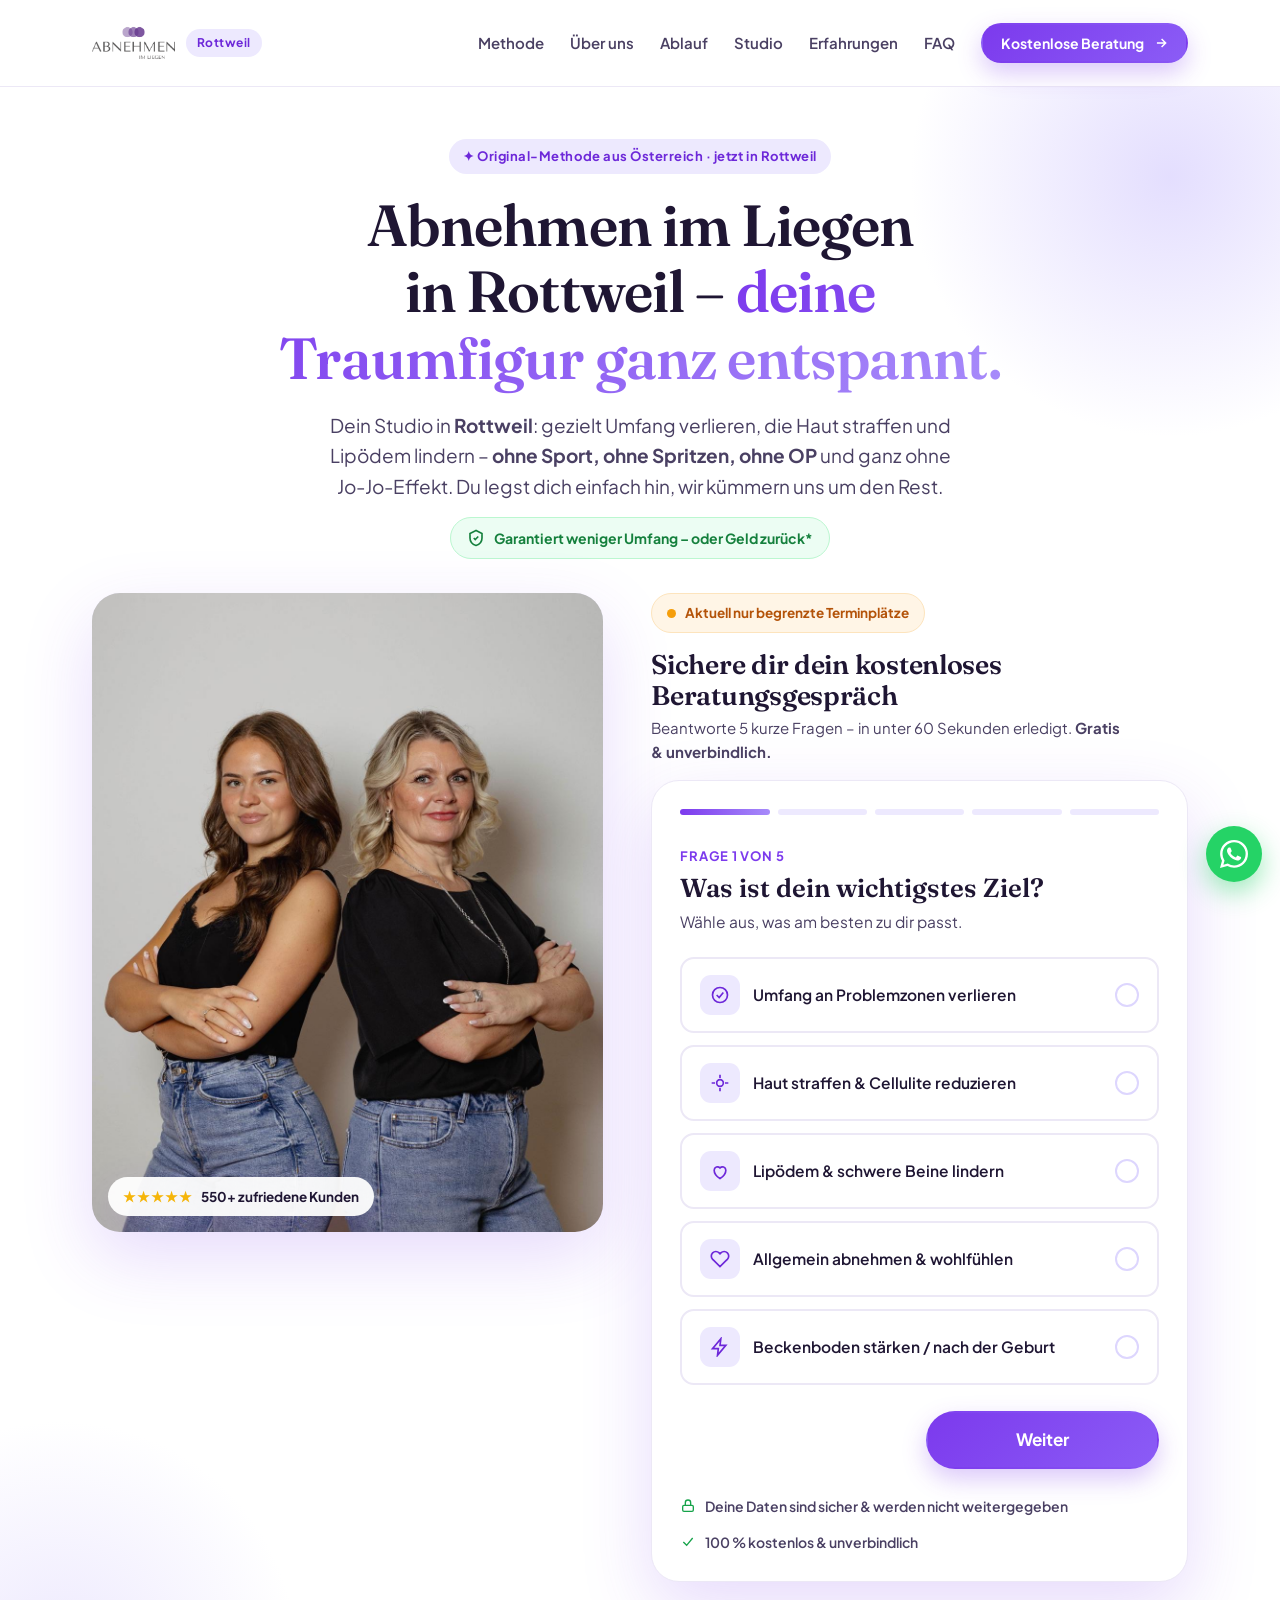
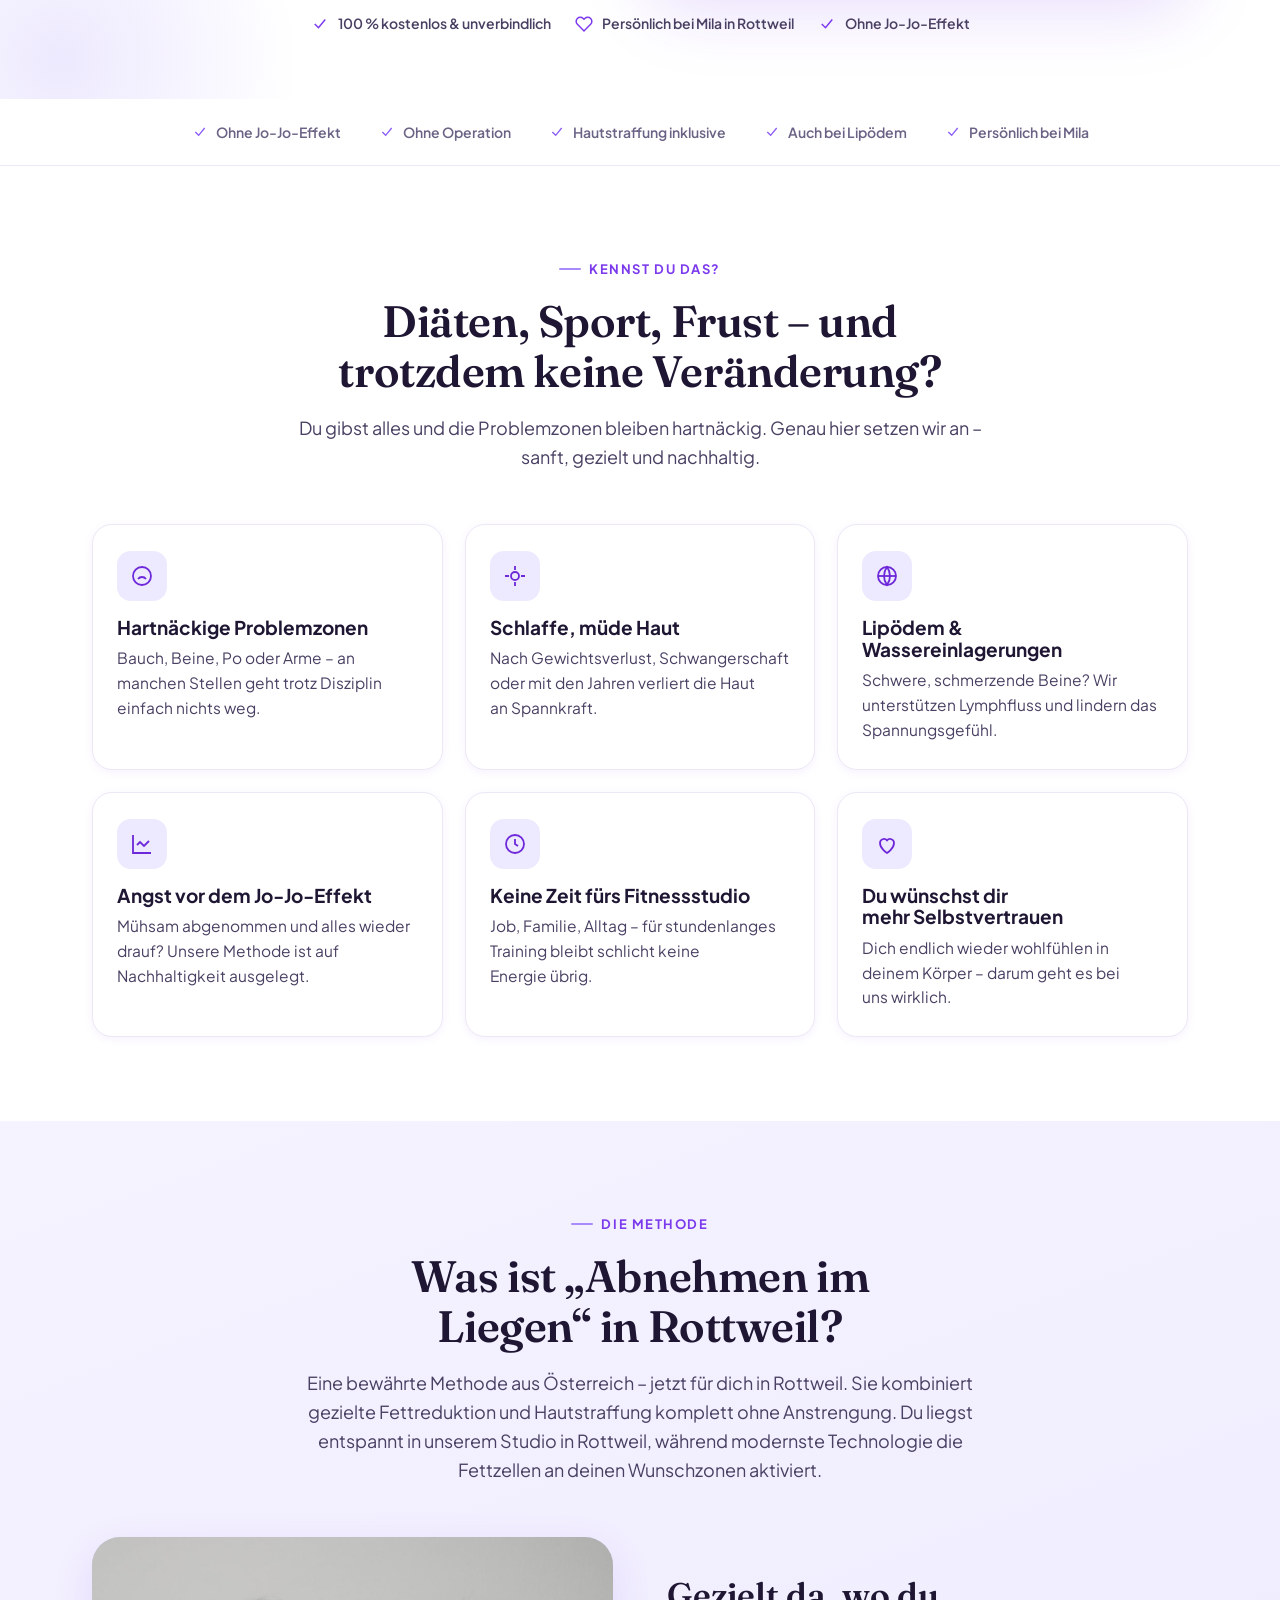
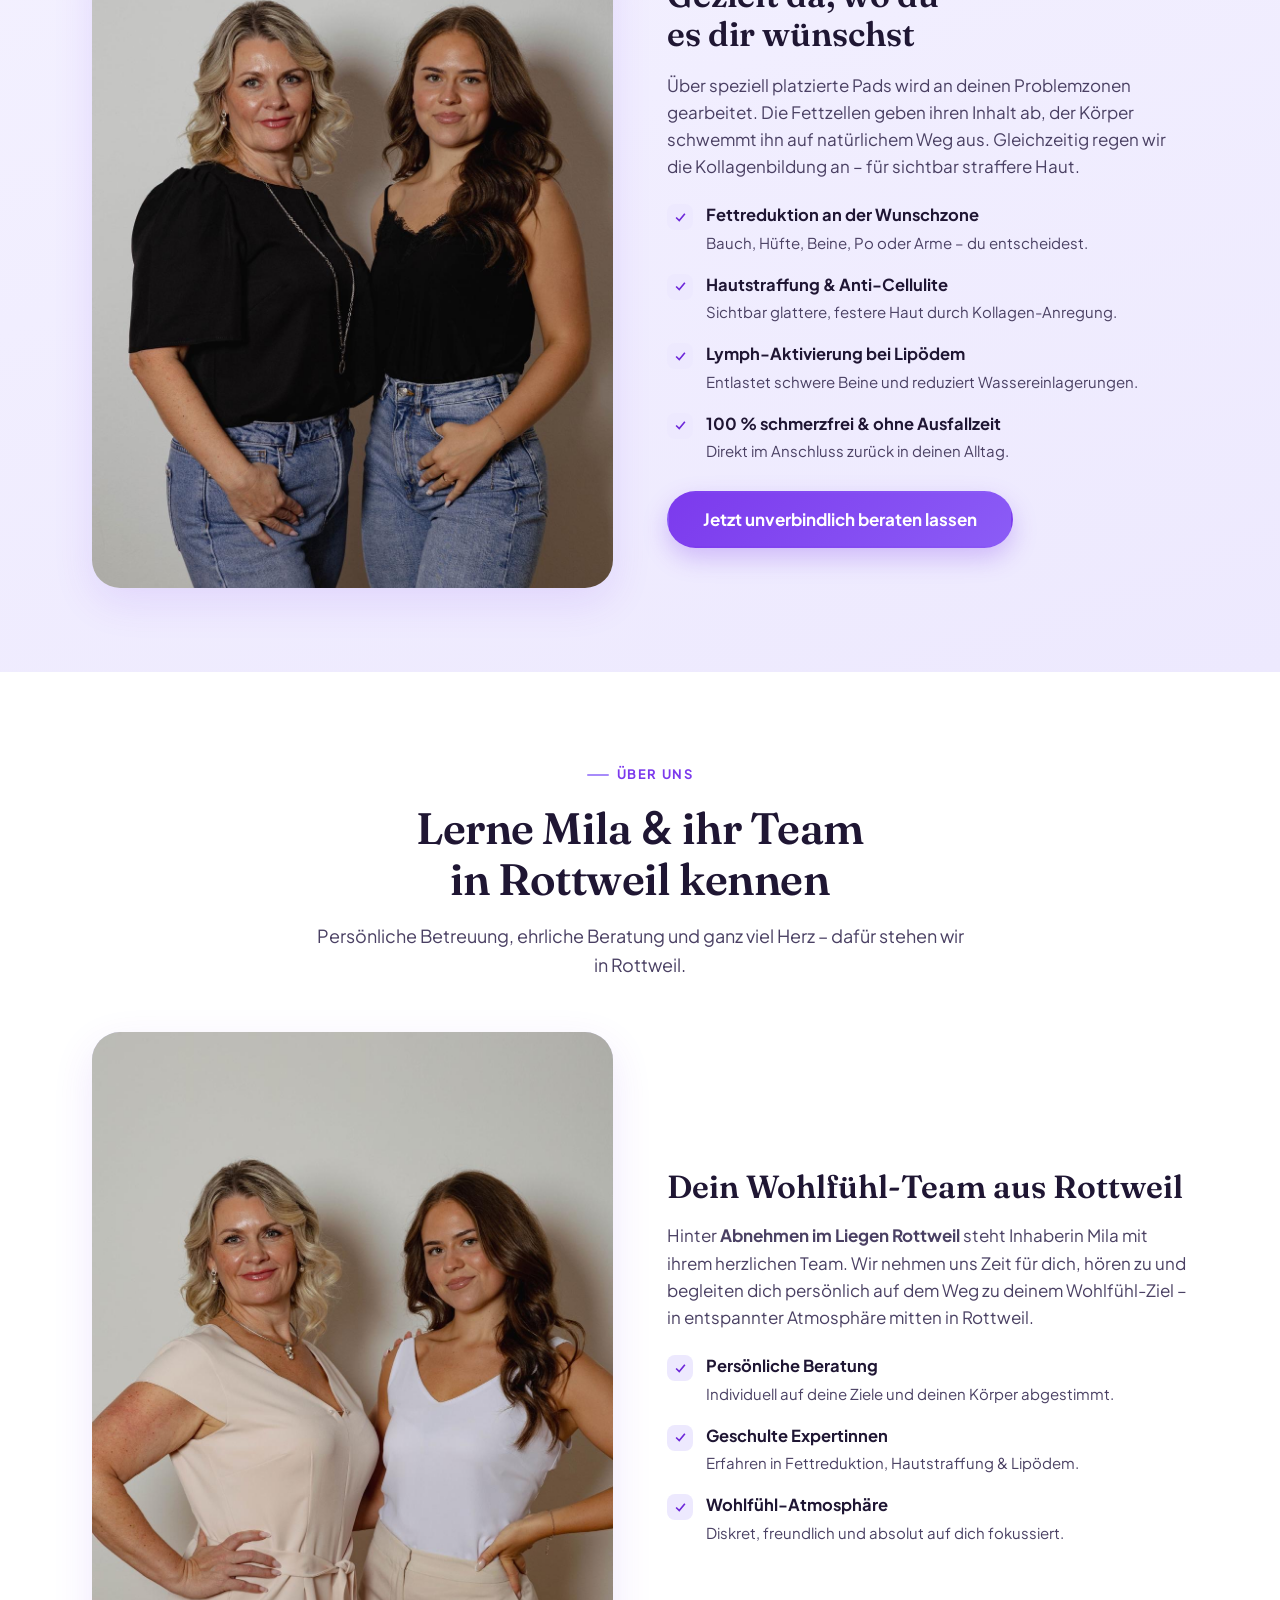
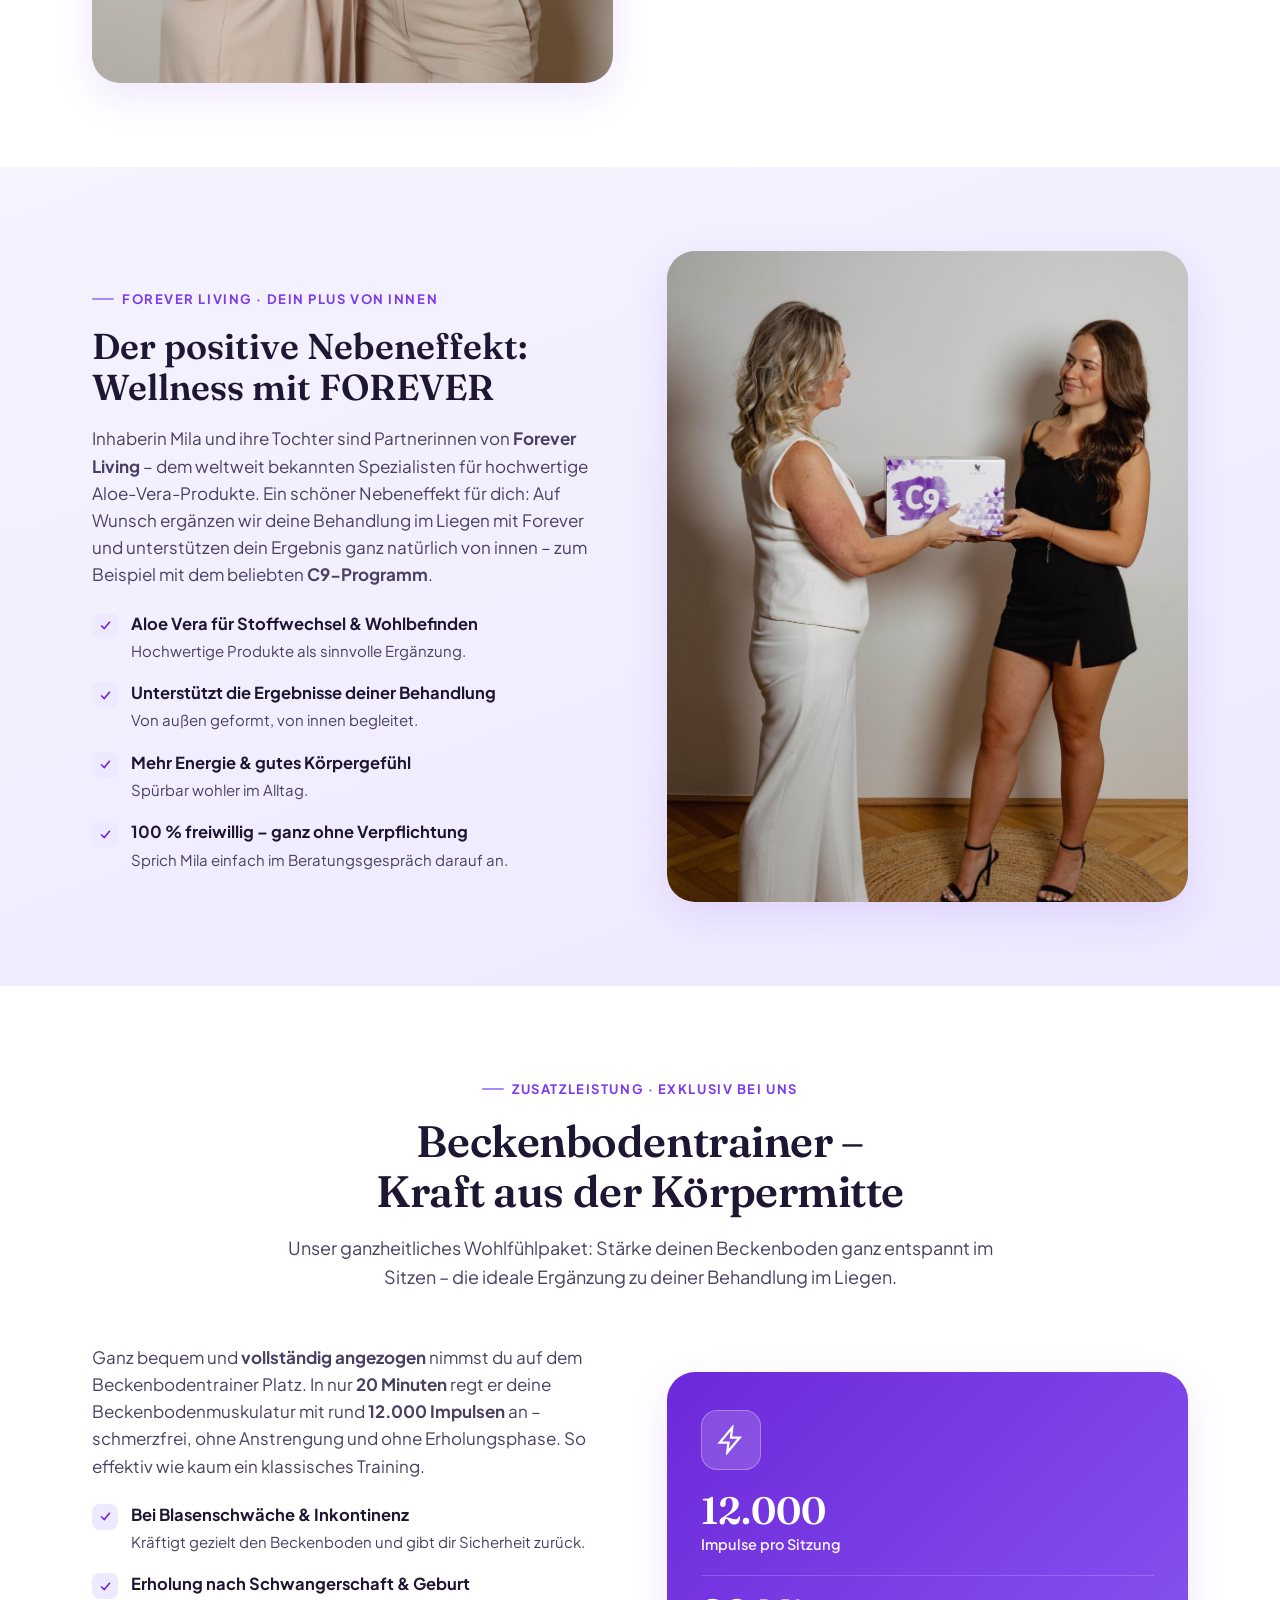
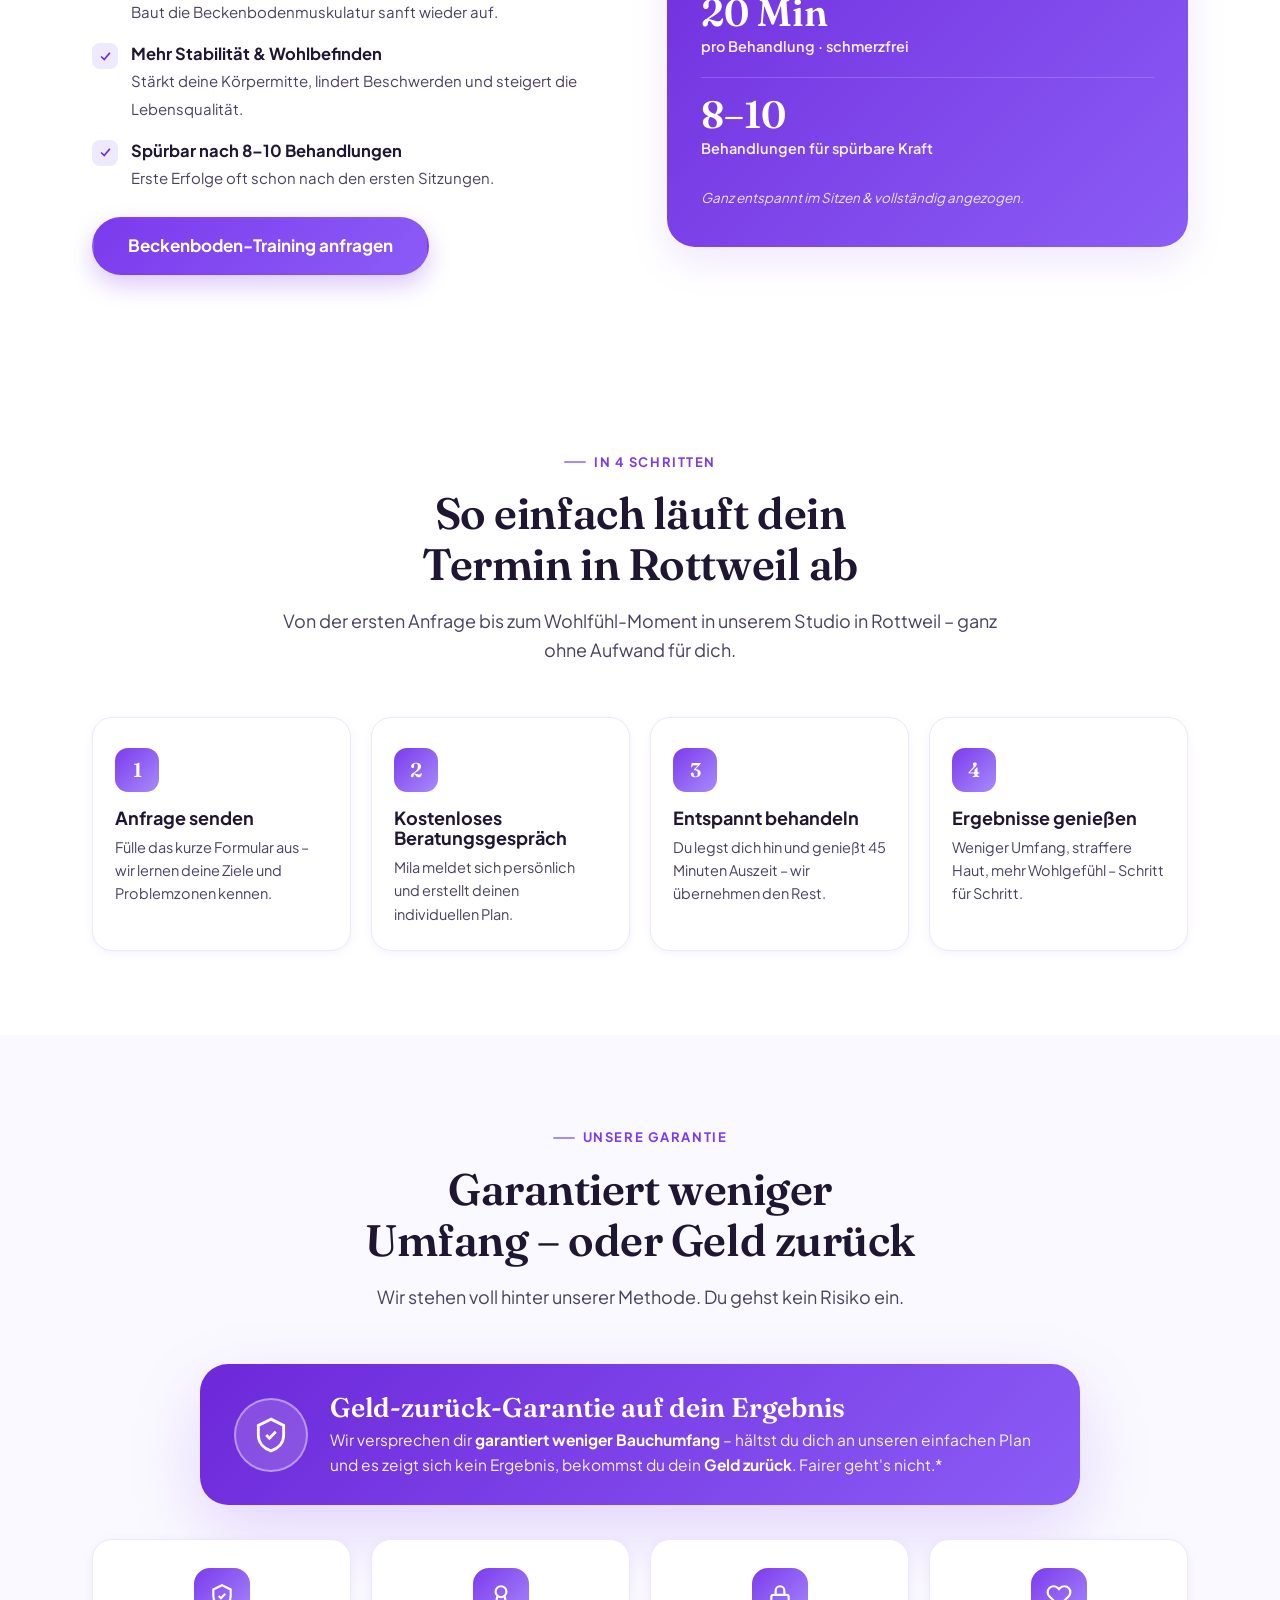
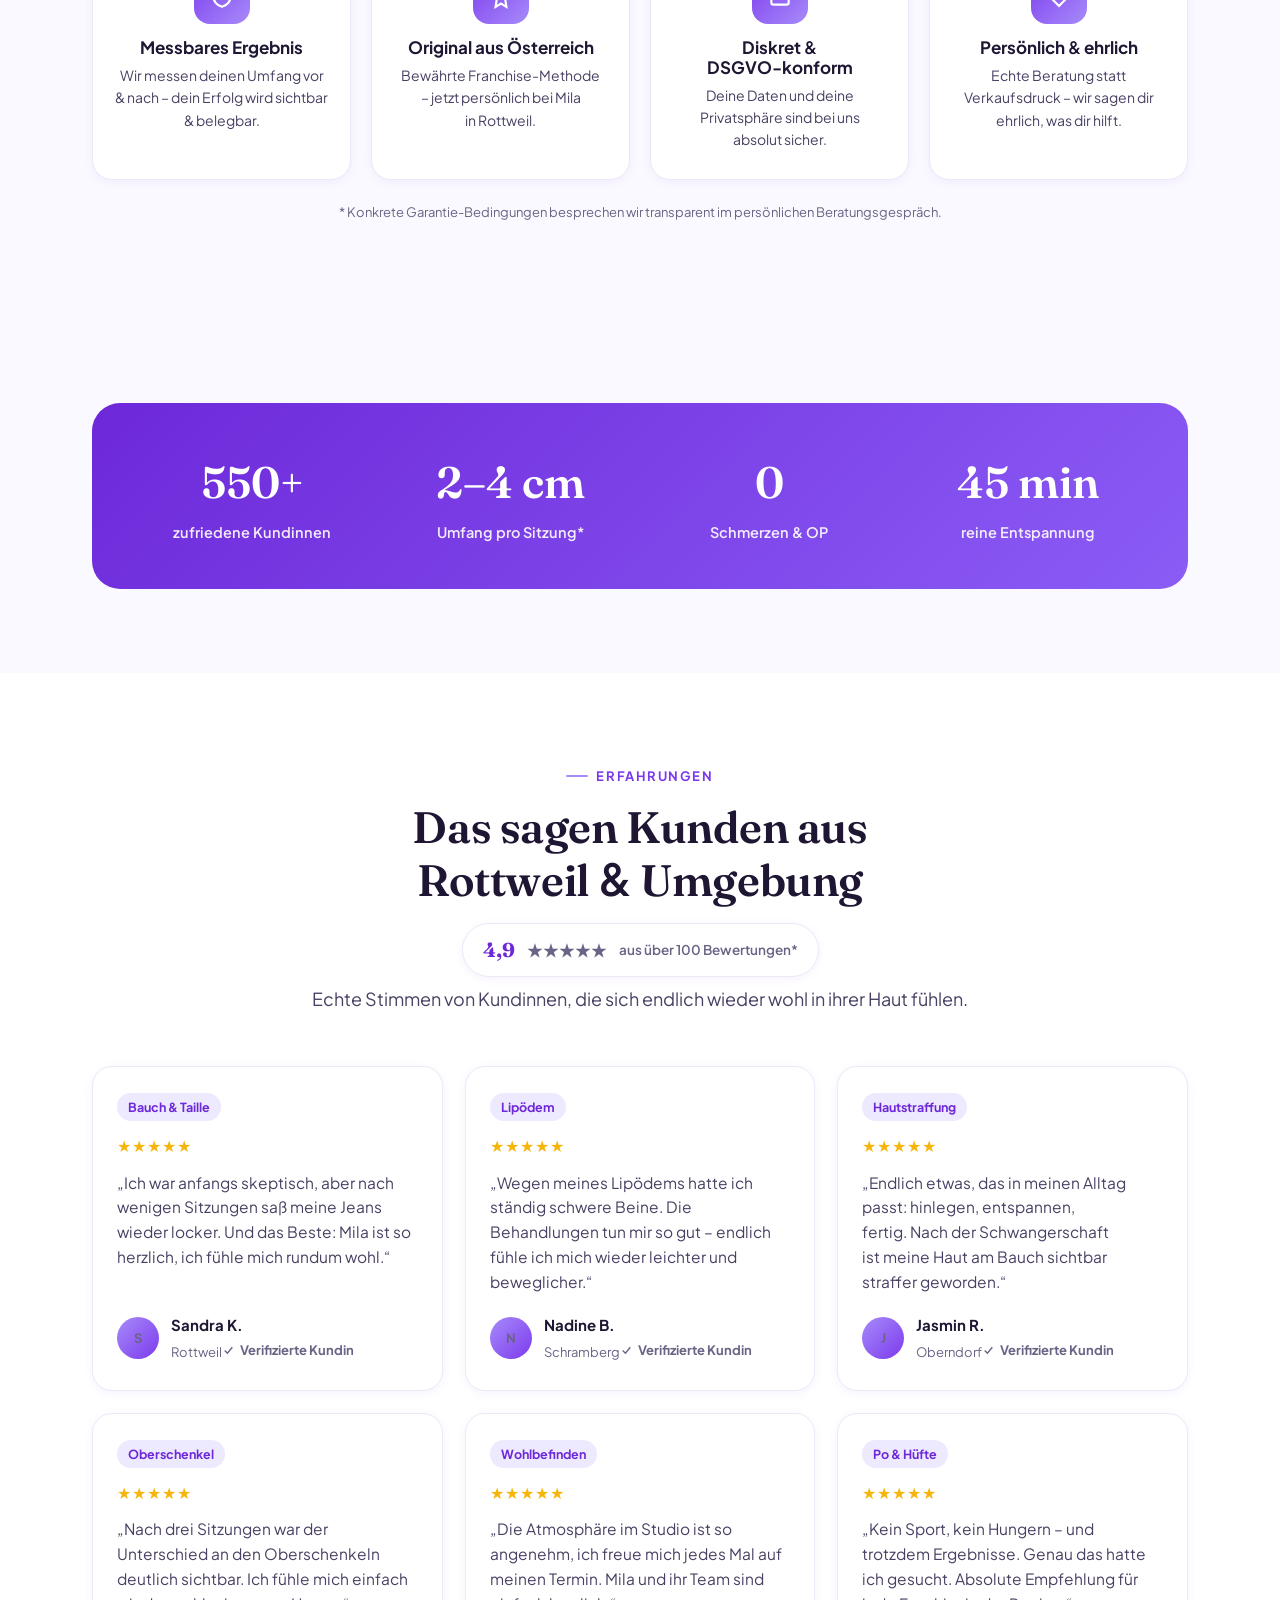
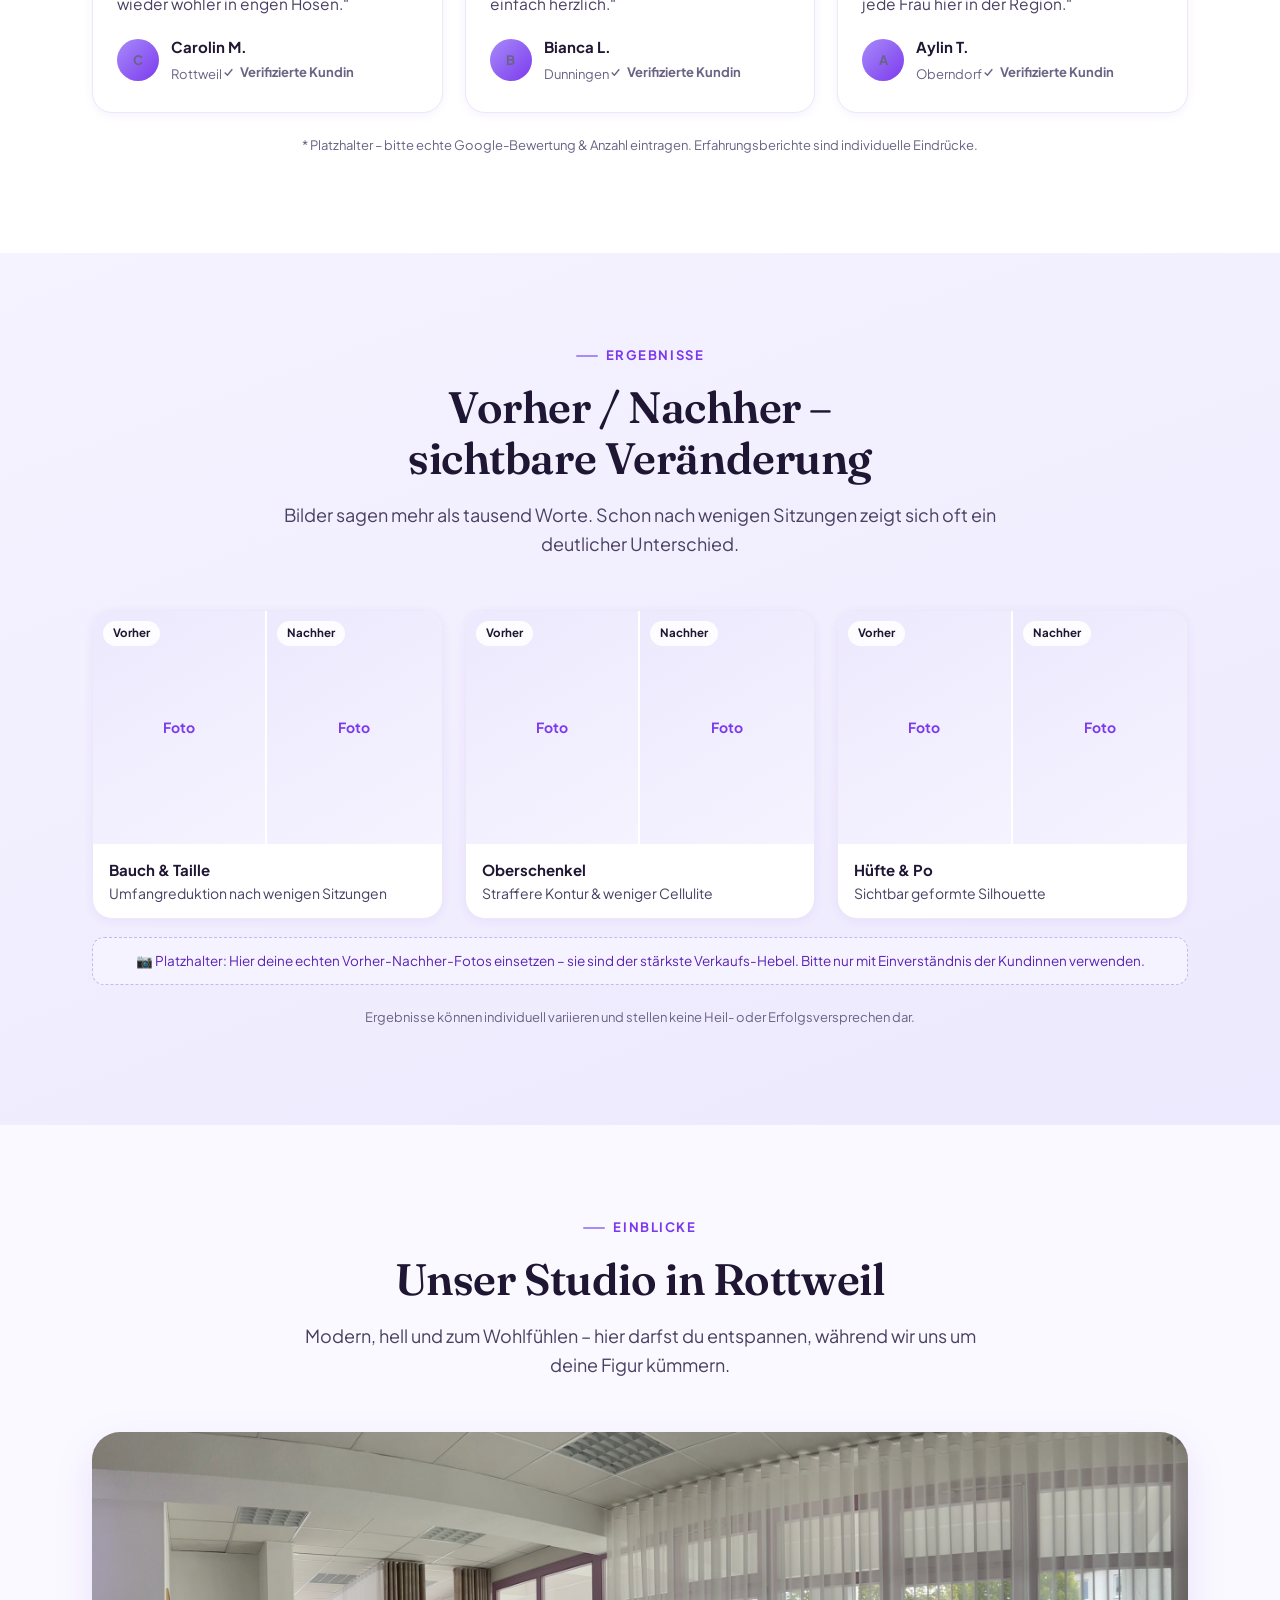
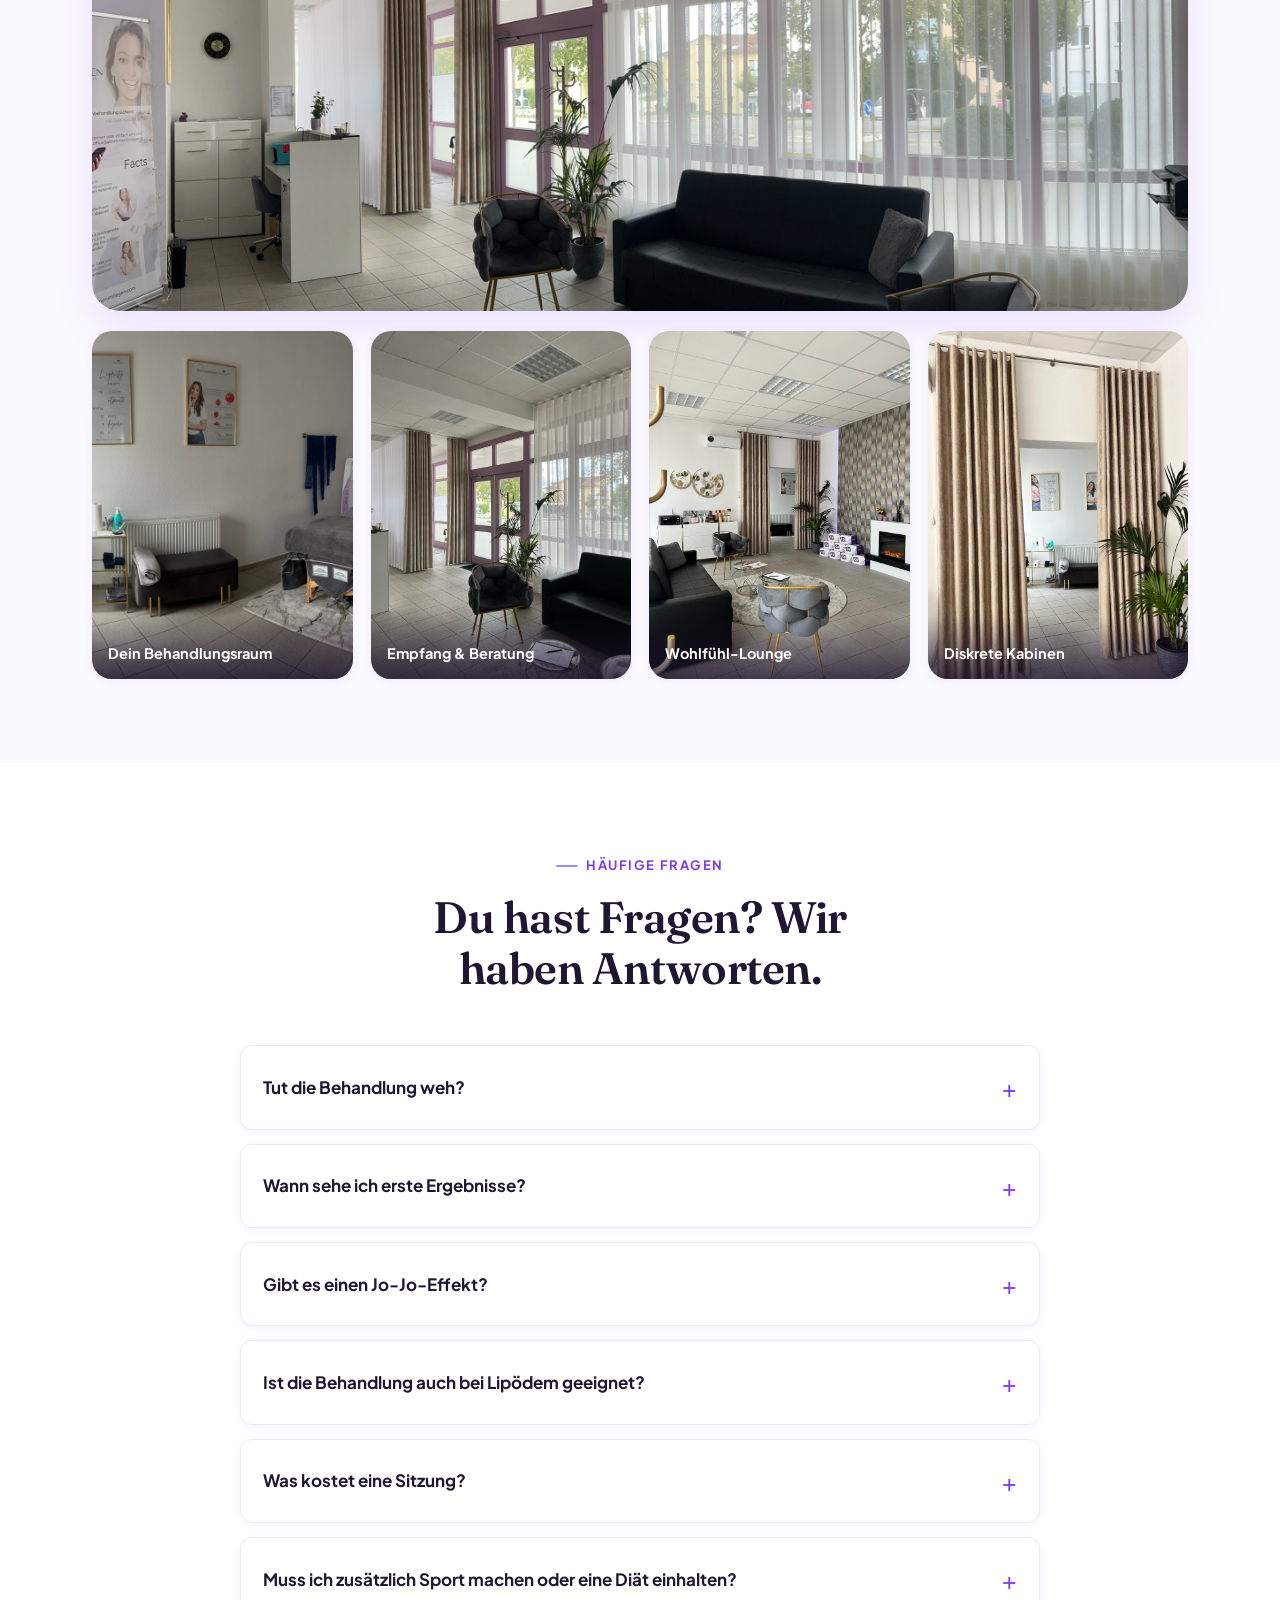
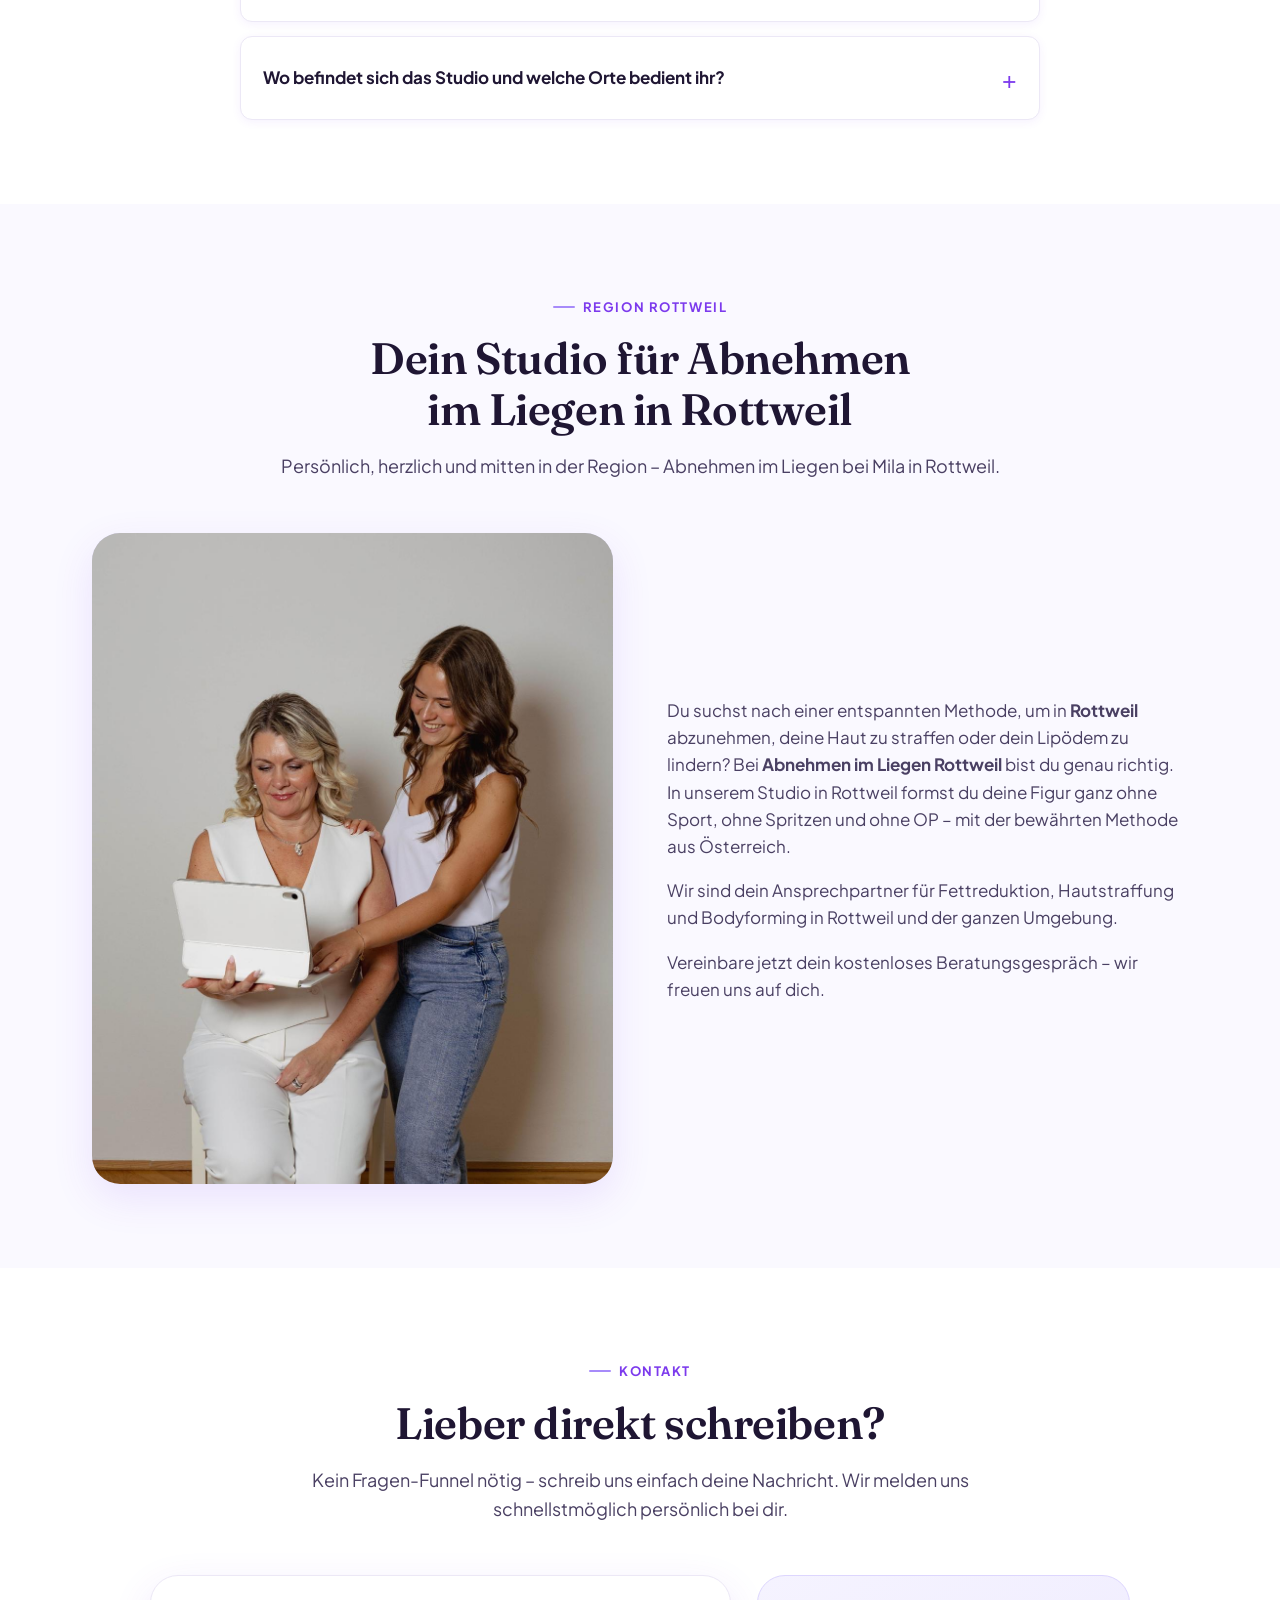
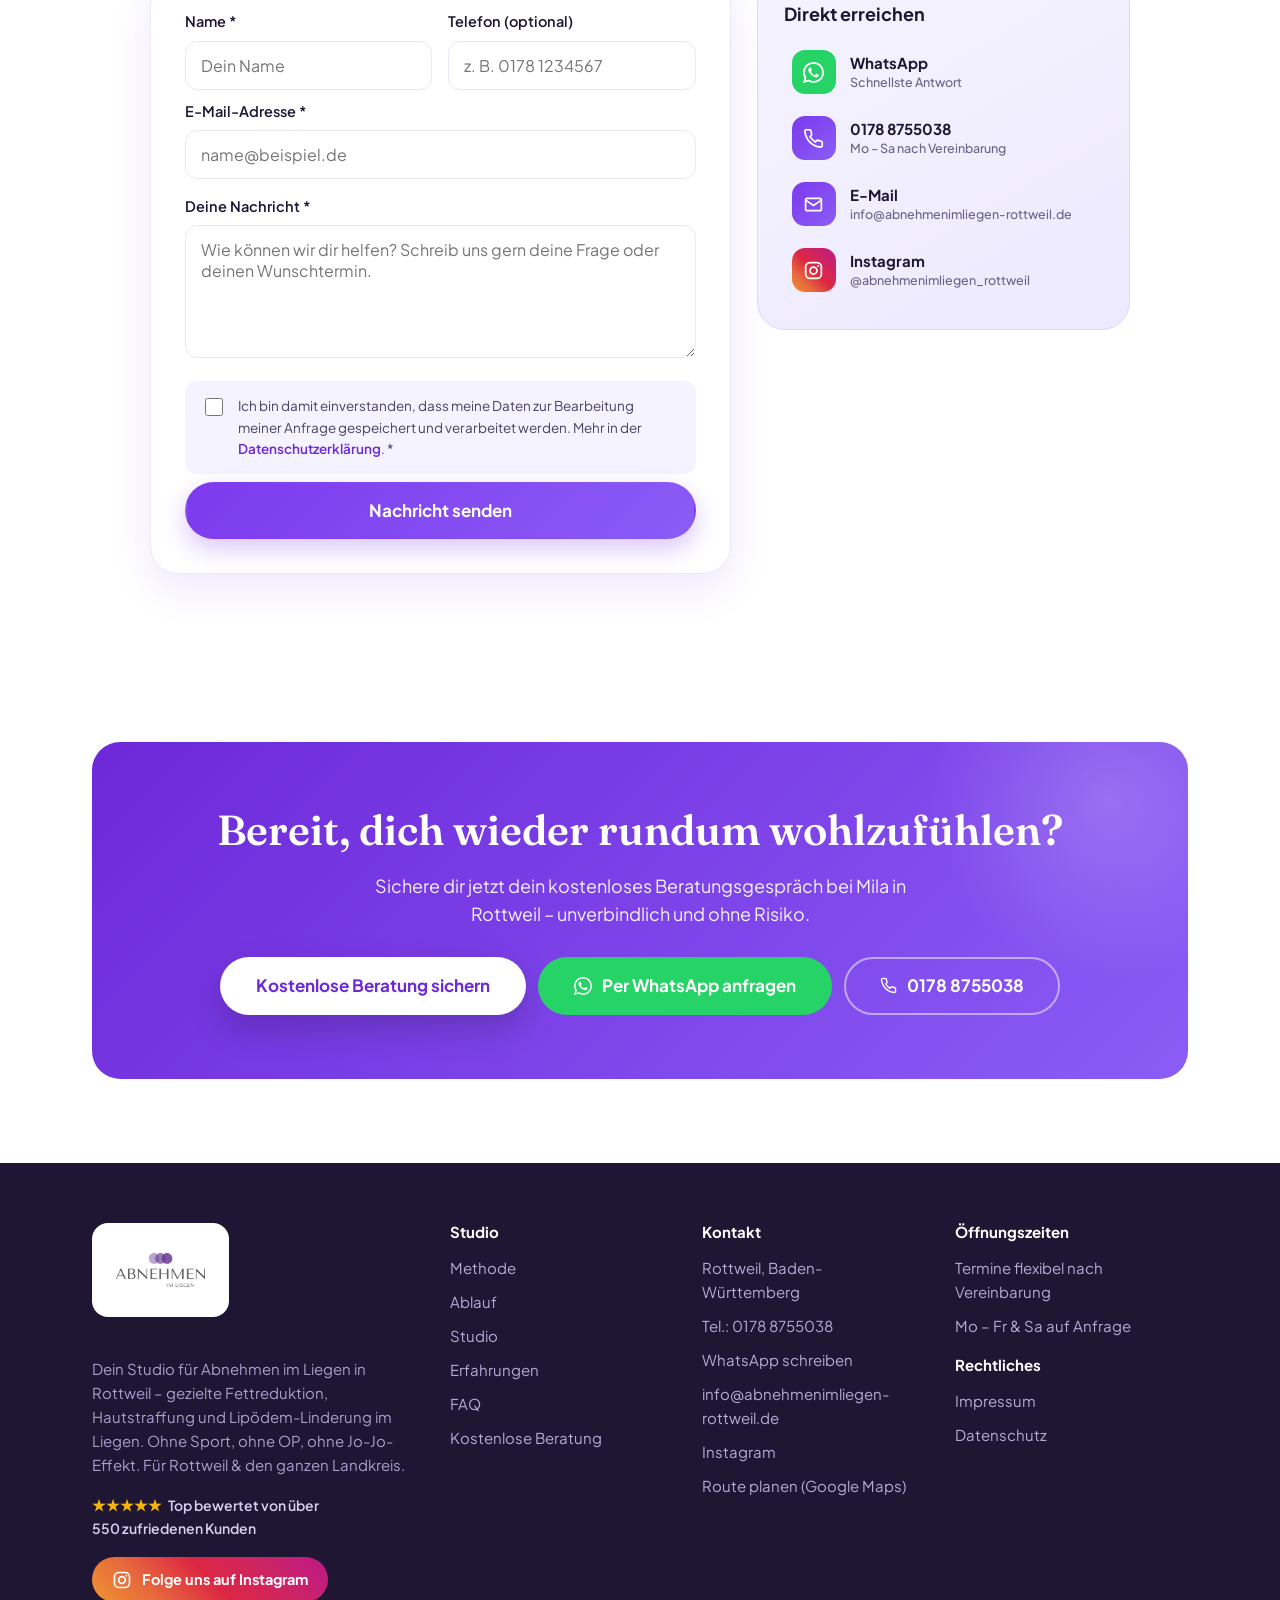
<file: index.html>
<!DOCTYPE html>
<html lang="de-DE">
<head>
<meta charset="UTF-8" />
<meta name="viewport" content="width=device-width, initial-scale=1.0" />
<meta http-equiv="X-UA-Compatible" content="IE=edge" />

<title>Abnehmen im Liegen Rottweil · Figur formen ohne Sport & ohne Jo-Jo-Effekt</title>
<meta name="description" content="Abnehmen im Liegen in Rottweil bei Mila – entspannt Fett verlieren, Haut straffen & Lipödem lindern. Ganz ohne Anstrengung, ohne OP und ohne Jo-Jo-Effekt. Jetzt kostenloses & unverbindliches Beratungsgespräch sichern." />
<meta name="keywords" content="Abnehmen im Liegen Rottweil, Abnehmen ohne Sport Rottweil, Fettreduktion Rottweil, Hautstraffung Rottweil, Lipödem Rottweil, EMS Rottweil, Bodyforming Rottweil, Cellulite Rottweil, Figur formen Rottweil" />
<meta name="author" content="Abnehmen im Liegen Rottweil" />
<meta name="robots" content="index, follow, max-image-preview:large, max-snippet:-1" />
<meta name="theme-color" content="#7c3aed" />
<meta name="format-detection" content="telephone=yes" />
<meta name="geo.region" content="DE-BW" />
<meta name="geo.placename" content="Rottweil" />
<meta name="geo.position" content="48.1681;8.6273" />
<meta name="ICBM" content="48.1681, 8.6273" />

<link rel="canonical" href="https://www.abnehmenimliegen-rottweil.de/" />

<!-- Open Graph -->
<meta property="og:type" content="website" />
<meta property="og:locale" content="de_DE" />
<meta property="og:site_name" content="Abnehmen im Liegen Rottweil" />
<meta property="og:title" content="Abnehmen im Liegen Rottweil · Figur formen ohne Sport" />
<meta property="og:description" content="Entspannt Fett verlieren, Haut straffen & Lipödem lindern – ohne OP, ohne Jo-Jo-Effekt. Jetzt kostenloses Beratungsgespräch sichern." />
<meta property="og:url" content="https://www.abnehmenimliegen-rottweil.de/" />

<meta name="twitter:card" content="summary_large_image" />
<meta name="twitter:title" content="Abnehmen im Liegen Rottweil" />
<meta name="twitter:description" content="Entspannt Fett verlieren – ohne Sport, ohne OP, ohne Jo-Jo-Effekt." />

<link rel="icon" href="Abnehmen-im-Liegen-Shop-13-.png" />
<!-- Schriften lokal gehostet (DSGVO: keine externen Font-CDNs) -->
<link rel="preload" href="fonts/fraunces-latin-full-normal.woff2" as="font" type="font/woff2" crossorigin />
<link rel="preload" href="fonts/plus-jakarta-sans-latin-400-normal.woff2" as="font" type="font/woff2" crossorigin />
<link rel="stylesheet" href="style.css" />

<!-- Structured Data -->
<script type="application/ld+json">
{
  "@context": "https://schema.org",
  "@type": "HealthAndBeautyBusiness",
  "name": "Abnehmen im Liegen Rottweil",
  "description": "Studio in Rottweil für entspannte Fettreduktion, Hautstraffung und Figurformung im Liegen – ohne Sport, ohne OP, ohne Jo-Jo-Effekt. Für Rottweil und den gesamten Landkreis.",
  "image": "https://www.abnehmenimliegen-rottweil.de/og-image.jpg",
  "url": "https://www.abnehmenimliegen-rottweil.de/",
  "telephone": "+491788755038",
  "email": "info@abnehmenimliegen-rottweil.de",
  "priceRange": "€€",
  "address": {
    "@type": "PostalAddress",
    "addressLocality": "Rottweil",
    "postalCode": "78628",
    "addressRegion": "Baden-Württemberg",
    "addressCountry": "DE"
  },
  "geo": { "@type": "GeoCoordinates", "latitude": 48.1681, "longitude": 8.6273 },
  "areaServed": [
    { "@type": "City", "name": "Rottweil" },
    { "@type": "City", "name": "Schramberg" },
    { "@type": "City", "name": "Oberndorf am Neckar" },
    { "@type": "City", "name": "Dunningen" },
    { "@type": "City", "name": "Zimmern ob Rottweil" },
    { "@type": "City", "name": "Villingen-Schwenningen" },
    { "@type": "AdministrativeArea", "name": "Landkreis Rottweil" }
  ],
  "sameAs": [ "https://www.instagram.com/abnehmenimliegen_rottweil/" ]
}
</script>
</head>
<body>

<!-- ============================================================
     TOPBAR
============================================================= -->
<header class="topbar">
  <div class="shell topbar__inner">
    <a href="#top" class="topbar__logo" aria-label="Abnehmen im Liegen Rottweil – Startseite">
      <img src="Abnehmen-im-Liegen-Shop-13-.png" alt="Abnehmen im Liegen" class="topbar__logo-img" width="1000" height="700" />
      <span class="topbar__logo-tag">Rottweil</span>
    </a>
    <nav class="topbar__nav" aria-label="Hauptnavigation">
      <a href="#methode">Methode</a>
      <a href="#ueber-uns">Über uns</a>
      <a href="#ablauf">Ablauf</a>
      <a href="#studio">Studio</a>
      <a href="#stimmen">Erfahrungen</a>
      <a href="#faq">FAQ</a>
    </nav>
    <a href="#beratung" class="btn btn--primary btn--sm topbar__cta">
      Kostenlose Beratung
      <svg viewBox="0 0 24 24" width="14" height="14" fill="none" stroke="currentColor" stroke-width="2.5"><path d="M5 12h14M13 5l7 7-7 7"/></svg>
    </a>
    <button class="burger" id="burger" aria-label="Menü öffnen" aria-expanded="false">
      <span></span><span></span><span></span>
    </button>
  </div>
  <div class="topbar__mobile" id="topbarMobile">
    <a href="#methode">Methode</a>
    <a href="#ueber-uns">Über uns</a>
    <a href="#ablauf">Ablauf</a>
    <a href="#studio">Studio</a>
    <a href="#stimmen">Erfahrungen</a>
    <a href="#faq">FAQ</a>
    <a href="#beratung" class="btn btn--primary btn--block">Kostenlose Beratung sichern</a>
  </div>
</header>

<main id="top">

<!-- ============================================================
     HERO
============================================================= -->
<section class="hero">
  <div class="shell">
    <div class="hero__head">
      <span class="hero__badge">✦ Original-Methode aus Österreich · jetzt in Rottweil</span>
      <h1>Abnehmen im Liegen in Rottweil – <span class="grad">deine Traumfigur ganz entspannt.</span></h1>
      <p class="hero__lead">
        Dein Studio in <strong>Rottweil</strong>: gezielt Umfang verlieren, die Haut straffen und
        Lipödem lindern – <strong>ohne Sport, ohne Spritzen, ohne OP</strong> und ganz ohne Jo-Jo-Effekt.
        Du legst dich einfach hin, wir kümmern uns um den Rest.
      </p>
      <div class="hero__guarantee">
        <svg viewBox="0 0 24 24" width="18" height="18" fill="none" stroke="currentColor" stroke-width="2.2"><path d="M12 2 4 6v6c0 5 3.4 8.5 8 10 4.6-1.5 8-5 8-10V6l-8-4z"/><path d="m9 12 2 2 4-4"/></svg>
        Garantiert weniger Umfang – oder Geld zurück*
      </div>
    </div>

    <div class="hero__grid">
      <figure class="hero__media">
        <img src="IMG_0043.jpeg" alt="Mila und ihre Tochter – dein Team von Abnehmen im Liegen in Rottweil" fetchpriority="high" width="1066" height="1600" />
        <figcaption class="hero__media-badge">
          <span class="stars">★★★★★</span> 550+ zufriedene Kunden
        </figcaption>
      </figure>

      <div class="hero__form" id="beratung">
        <div class="hero__form-head">
          <span class="urgency"><span class="dot"></span> Aktuell nur begrenzte Terminplätze</span>
          <h2>Sichere dir dein kostenloses Beratungsgespräch</h2>
          <p>Beantworte 5 kurze Fragen – in unter 60&nbsp;Sekunden erledigt. <strong>Gratis &amp; unverbindlich.</strong></p>
        </div>
        <div class="form-wrap" id="formCard">
      <div class="form-progress" aria-hidden="true">
        <span class="is-active"></span><span></span><span></span><span></span><span></span>
      </div>

      <form id="leadForm"
            action="https://api.web3forms.com/submit"
            method="POST" novalidate>
        <!-- Web3Forms Access Key (leitet Anfragen an die hinterlegte E-Mail) -->
        <input type="hidden" name="access_key" value="b04a07de-c1e2-40cf-af13-0ea80e8e364e" />
        <input type="hidden" name="subject" value="Neue Anfrage über die Website · Abnehmen im Liegen Rottweil" />
        <input type="hidden" name="from_name" value="Abnehmen im Liegen Rottweil – Anfrageformular" />
        <input type="hidden" name="Quelle" value="Landingpage / Meta Ads" />
        <input type="checkbox" name="botcheck" style="display:none !important;" tabindex="-1" autocomplete="off" aria-hidden="true" />

        <!-- Schritt 1: Ziel -->
        <div class="fstep is-active" data-autonext="true">
          <div class="fstep__head">
            <span class="fstep__kicker">Frage 1 von 5</span>
            <h3>Was ist dein wichtigstes Ziel?</h3>
            <p>Wähle aus, was am besten zu dir passt.</p>
          </div>
          <div class="opt-grid" data-required-group="Ziel">
            <label class="opt">
              <input type="radio" name="Ziel" value="Umfang / Fett an Problemzonen reduzieren" />
              <span class="opt__ico"><svg viewBox="0 0 24 24" width="20" height="20" fill="none" stroke="currentColor" stroke-width="2"><path d="M3 12a9 9 0 1 0 18 0 9 9 0 0 0-18 0z"/><path d="m8 12 3 3 5-6"/></svg></span>
              Umfang an Problemzonen verlieren
              <span class="opt__check"><svg viewBox="0 0 24 24" width="13" height="13" fill="none" stroke="currentColor" stroke-width="3"><path d="m5 12 5 5 9-11"/></svg></span>
            </label>
            <label class="opt">
              <input type="radio" name="Ziel" value="Haut straffen / Cellulite reduzieren" />
              <span class="opt__ico"><svg viewBox="0 0 24 24" width="20" height="20" fill="none" stroke="currentColor" stroke-width="2"><path d="M12 2v4M12 18v4M2 12h4M18 12h4"/><circle cx="12" cy="12" r="4"/></svg></span>
              Haut straffen & Cellulite reduzieren
              <span class="opt__check"><svg viewBox="0 0 24 24" width="13" height="13" fill="none" stroke="currentColor" stroke-width="3"><path d="m5 12 5 5 9-11"/></svg></span>
            </label>
            <label class="opt">
              <input type="radio" name="Ziel" value="Lipödem / schwere Beine lindern" />
              <span class="opt__ico"><svg viewBox="0 0 24 24" width="20" height="20" fill="none" stroke="currentColor" stroke-width="2"><path d="M12 21s-7-4.35-7-10a4 4 0 0 1 7-2.65A4 4 0 0 1 19 11c0 5.65-7 10-7 10z"/></svg></span>
              Lipödem & schwere Beine lindern
              <span class="opt__check"><svg viewBox="0 0 24 24" width="13" height="13" fill="none" stroke="currentColor" stroke-width="3"><path d="m5 12 5 5 9-11"/></svg></span>
            </label>
            <label class="opt">
              <input type="radio" name="Ziel" value="Allgemein abnehmen & wohlfühlen" />
              <span class="opt__ico"><svg viewBox="0 0 24 24" width="20" height="20" fill="none" stroke="currentColor" stroke-width="2"><path d="M20.84 4.61a5.5 5.5 0 0 0-7.78 0L12 5.67l-1.06-1.06a5.5 5.5 0 0 0-7.78 7.78l1.06 1.06L12 21.23l7.78-7.78 1.06-1.06a5.5 5.5 0 0 0 0-7.78z"/></svg></span>
              Allgemein abnehmen & wohlfühlen
              <span class="opt__check"><svg viewBox="0 0 24 24" width="13" height="13" fill="none" stroke="currentColor" stroke-width="3"><path d="m5 12 5 5 9-11"/></svg></span>
            </label>
            <label class="opt">
              <input type="radio" name="Ziel" value="Beckenboden stärken (Beckenbodentrainer)" />
              <span class="opt__ico"><svg viewBox="0 0 24 24" width="20" height="20" fill="none" stroke="currentColor" stroke-width="2"><path d="M13 2 3 14h7l-1 8 10-12h-7l1-8z"/></svg></span>
              Beckenboden stärken / nach der Geburt
              <span class="opt__check"><svg viewBox="0 0 24 24" width="13" height="13" fill="none" stroke="currentColor" stroke-width="3"><path d="m5 12 5 5 9-11"/></svg></span>
            </label>
          </div>
        </div>

        <!-- Schritt 2: Problemzonen (Mehrfach) -->
        <div class="fstep">
          <div class="fstep__head">
            <span class="fstep__kicker">Frage 2 von 5</span>
            <h3>Welche Zonen möchtest du angehen?</h3>
            <p>Mehrfachauswahl möglich.</p>
          </div>
          <div class="opt-grid opt-grid--2" data-required-group="Problemzonen">
            <label class="opt"><input type="checkbox" name="Problemzonen" value="Bauch & Taille" /> Bauch & Taille <span class="opt__check"><svg viewBox="0 0 24 24" width="13" height="13" fill="none" stroke="currentColor" stroke-width="3"><path d="m5 12 5 5 9-11"/></svg></span></label>
            <label class="opt"><input type="checkbox" name="Problemzonen" value="Hüfte & Po" /> Hüfte & Po <span class="opt__check"><svg viewBox="0 0 24 24" width="13" height="13" fill="none" stroke="currentColor" stroke-width="3"><path d="m5 12 5 5 9-11"/></svg></span></label>
            <label class="opt"><input type="checkbox" name="Problemzonen" value="Oberschenkel" /> Oberschenkel <span class="opt__check"><svg viewBox="0 0 24 24" width="13" height="13" fill="none" stroke="currentColor" stroke-width="3"><path d="m5 12 5 5 9-11"/></svg></span></label>
            <label class="opt"><input type="checkbox" name="Problemzonen" value="Arme" /> Arme <span class="opt__check"><svg viewBox="0 0 24 24" width="13" height="13" fill="none" stroke="currentColor" stroke-width="3"><path d="m5 12 5 5 9-11"/></svg></span></label>
            <label class="opt"><input type="checkbox" name="Problemzonen" value="Rücken" /> Rücken <span class="opt__check"><svg viewBox="0 0 24 24" width="13" height="13" fill="none" stroke="currentColor" stroke-width="3"><path d="m5 12 5 5 9-11"/></svg></span></label>
            <label class="opt"><input type="checkbox" name="Problemzonen" value="Ganzer Körper" /> Ganzer Körper <span class="opt__check"><svg viewBox="0 0 24 24" width="13" height="13" fill="none" stroke="currentColor" stroke-width="3"><path d="m5 12 5 5 9-11"/></svg></span></label>
          </div>
        </div>

        <!-- Schritt 3: Herausforderung / bisher probiert -->
        <div class="fstep">
          <div class="fstep__head">
            <span class="fstep__kicker">Frage 3 von 5</span>
            <h3>Was war bisher deine größte Herausforderung?</h3>
            <p>So verstehen wir deine Situation besser.</p>
          </div>
          <div class="opt-grid" data-required-group="Herausforderung">
            <label class="opt"><input type="radio" name="Herausforderung" value="Diäten haben nicht funktioniert / Jo-Jo-Effekt" /> Diäten brachten nichts oder den Jo-Jo-Effekt <span class="opt__check"><svg viewBox="0 0 24 24" width="13" height="13" fill="none" stroke="currentColor" stroke-width="3"><path d="m5 12 5 5 9-11"/></svg></span></label>
            <label class="opt"><input type="radio" name="Herausforderung" value="Keine Zeit für Sport / Studio" /> Keine Zeit für Sport oder Fitnessstudio <span class="opt__check"><svg viewBox="0 0 24 24" width="13" height="13" fill="none" stroke="currentColor" stroke-width="3"><path d="m5 12 5 5 9-11"/></svg></span></label>
            <label class="opt"><input type="radio" name="Herausforderung" value="Hartnäckige Problemzonen trotz Sport" /> Problemzonen bleiben trotz Sport hartnäckig <span class="opt__check"><svg viewBox="0 0 24 24" width="13" height="13" fill="none" stroke="currentColor" stroke-width="3"><path d="m5 12 5 5 9-11"/></svg></span></label>
            <label class="opt"><input type="radio" name="Herausforderung" value="Gesundheitliche Gründe / Lipödem" /> Gesundheitliche Gründe (z. B. Lipödem) <span class="opt__check"><svg viewBox="0 0 24 24" width="13" height="13" fill="none" stroke="currentColor" stroke-width="3"><path d="m5 12 5 5 9-11"/></svg></span></label>
          </div>
        </div>

        <!-- Schritt 4: Zeitrahmen -->
        <div class="fstep" data-autonext="true">
          <div class="fstep__head">
            <span class="fstep__kicker">Frage 4 von 5</span>
            <h3>Wann möchtest du starten?</h3>
            <p>Damit wir dir einen passenden Termin anbieten können.</p>
          </div>
          <div class="opt-grid" data-required-group="Zeitrahmen">
            <label class="opt"><input type="radio" name="Zeitrahmen" value="So schnell wie möglich" /> So schnell wie möglich <span class="opt__check"><svg viewBox="0 0 24 24" width="13" height="13" fill="none" stroke="currentColor" stroke-width="3"><path d="m5 12 5 5 9-11"/></svg></span></label>
            <label class="opt"><input type="radio" name="Zeitrahmen" value="Innerhalb der nächsten 2–4 Wochen" /> In den nächsten 2–4 Wochen <span class="opt__check"><svg viewBox="0 0 24 24" width="13" height="13" fill="none" stroke="currentColor" stroke-width="3"><path d="m5 12 5 5 9-11"/></svg></span></label>
            <label class="opt"><input type="radio" name="Zeitrahmen" value="Erst mal unverbindlich informieren" /> Erst mal unverbindlich informieren <span class="opt__check"><svg viewBox="0 0 24 24" width="13" height="13" fill="none" stroke="currentColor" stroke-width="3"><path d="m5 12 5 5 9-11"/></svg></span></label>
          </div>
        </div>

        <!-- Schritt 5: Kontaktdaten -->
        <div class="fstep">
          <div class="fstep__head">
            <span class="fstep__kicker">Letzter Schritt</span>
            <h3>Wohin dürfen wir uns melden?</h3>
            <p>Mila ruft dich persönlich zurück – kostenlos & unverbindlich.</p>
          </div>
          <div class="field--grid">
            <label class="field"><span>Vorname *</span>
              <input type="text" name="Vorname" required autocomplete="given-name" placeholder="Dein Vorname" />
            </label>
            <label class="field"><span>Nachname *</span>
              <input type="text" name="Nachname" required autocomplete="family-name" placeholder="Dein Nachname" />
            </label>
          </div>
          <label class="field"><span>Telefonnummer *</span>
            <input type="tel" name="Telefon" required autocomplete="tel" placeholder="z. B. 0178 1234567" />
          </label>
          <label class="field"><span>E-Mail-Adresse *</span>
            <input type="email" name="E-Mail" required autocomplete="email" placeholder="name@beispiel.de" />
          </label>
          <label class="field"><span>Wie können wir dich am besten erreichen?</span>
            <select name="Erreichbarkeit">
              <option value="">— Bitte wählen —</option>
              <option>Vormittags</option>
              <option>Nachmittags</option>
              <option>Abends</option>
              <option>Per WhatsApp</option>
            </select>
          </label>
          <label class="field"><span>Möchtest du uns noch etwas mitteilen? (optional)</span>
            <textarea name="Nachricht" rows="2" placeholder="z. B. konkrete Fragen oder Wunschtermin"></textarea>
          </label>

          <label class="consent">
            <input type="checkbox" name="Datenschutz_Einwilligung" required />
            <span>Ich bin damit einverstanden, dass meine Daten zur Kontaktaufnahme gespeichert und verarbeitet werden. Mehr in der <a href="datenschutz.html" target="_blank" rel="noopener">Datenschutzerklärung</a>. *</span>
          </label>
        </div>

        <p class="form-err" id="formErr"></p>

        <div class="form-nav">
          <button type="button" class="btn btn--ghost btn--lg" id="btnBack" style="visibility:hidden;">Zurück</button>
          <button type="button" class="btn btn--primary btn--lg" id="btnNext"><span>Weiter</span></button>
        </div>

        <div class="form-aside">
          <span class="pill"><svg viewBox="0 0 24 24" width="16" height="16" fill="none" stroke="currentColor" stroke-width="2"><rect x="4" y="11" width="16" height="9" rx="2"/><path d="M8 11V7a4 4 0 0 1 8 0v4"/></svg> Deine Daten sind sicher & werden nicht weitergegeben</span>
          <span class="pill"><svg viewBox="0 0 24 24" width="16" height="16" fill="none" stroke="currentColor" stroke-width="2"><path d="m5 12 5 5 9-11"/></svg> 100 % kostenlos & unverbindlich</span>
        </div>
      </form>
    </div>

    <!-- Danke-Status -->
    <div class="form-wrap" id="formDone" hidden>
      <div class="form-done">
        <div class="ico">
          <svg viewBox="0 0 24 24" width="36" height="36" fill="none" stroke="currentColor" stroke-width="2"><path d="m5 12 5 5 9-11"/></svg>
        </div>
        <h3>Vielen Dank – wir haben deine Anfrage!</h3>
        <p>Mila meldet sich in Kürze persönlich bei dir, um dein kostenloses Beratungsgespräch zu vereinbaren. Wir freuen uns auf dich! 💜</p>
        <p style="margin-top:14px;">Du möchtest sofort sprechen? Ruf gern an: <a href="tel:+491788755038"><strong>0178 8755038</strong></a></p>
      </div>
    </div>
      </div>
    </div>

    <div class="hero__trust">
      <span class="hero__trust-item"><svg viewBox="0 0 24 24" width="18" height="18" fill="none" stroke="currentColor" stroke-width="2"><path d="m5 12 5 5 9-11"/></svg> 100 % kostenlos &amp; unverbindlich</span>
      <span class="hero__trust-item"><svg viewBox="0 0 24 24" width="18" height="18" fill="none" stroke="currentColor" stroke-width="2"><path d="M20.84 4.61a5.5 5.5 0 0 0-7.78 0L12 5.67l-1.06-1.06a5.5 5.5 0 0 0-7.78 7.78l1.06 1.06L12 21.23l7.78-7.78 1.06-1.06a5.5 5.5 0 0 0 0-7.78z"/></svg> Persönlich bei Mila in Rottweil</span>
      <span class="hero__trust-item"><svg viewBox="0 0 24 24" width="18" height="18" fill="none" stroke="currentColor" stroke-width="2"><path d="m5 12 5 5 9-11"/></svg> Ohne Jo-Jo-Effekt</span>
    </div>
  </div>
</section>

<!-- Vertrauens-Strip -->
<div class="strip">
  <div class="shell strip__inner">
    <span><svg viewBox="0 0 24 24" width="16" height="16" fill="none" stroke="currentColor" stroke-width="2"><path d="m5 12 5 5 9-11"/></svg> Ohne Jo-Jo-Effekt</span>
    <span><svg viewBox="0 0 24 24" width="16" height="16" fill="none" stroke="currentColor" stroke-width="2"><path d="m5 12 5 5 9-11"/></svg> Ohne Operation</span>
    <span><svg viewBox="0 0 24 24" width="16" height="16" fill="none" stroke="currentColor" stroke-width="2"><path d="m5 12 5 5 9-11"/></svg> Hautstraffung inklusive</span>
    <span><svg viewBox="0 0 24 24" width="16" height="16" fill="none" stroke="currentColor" stroke-width="2"><path d="m5 12 5 5 9-11"/></svg> Auch bei Lipödem</span>
    <span><svg viewBox="0 0 24 24" width="16" height="16" fill="none" stroke="currentColor" stroke-width="2"><path d="m5 12 5 5 9-11"/></svg> Persönlich bei Mila</span>
  </div>
</div>

<!-- ============================================================
     PROBLEME / ZIELGRUPPE
============================================================= -->
<section class="section" id="probleme">
  <div class="shell">
    <div class="section-head">
      <span class="eyebrow eyebrow--center">Kennst du das?</span>
      <h2>Diäten, Sport, Frust – und trotzdem keine Veränderung?</h2>
      <p>Du gibst alles und die Problemzonen bleiben hartnäckig. Genau hier setzen wir an – sanft, gezielt und nachhaltig.</p>
    </div>
    <div class="prob-grid">
      <article class="prob-card">
        <span class="ico"><svg viewBox="0 0 24 24" width="24" height="24" fill="none" stroke="currentColor" stroke-width="1.8"><circle cx="12" cy="12" r="9"/><path d="M8 15s1.5-2 4-2 4 2 4 2M9 9h.01M15 9h.01"/></svg></span>
        <h3>Hartnäckige Problemzonen</h3>
        <p>Bauch, Beine, Po oder Arme – an manchen Stellen geht trotz Disziplin einfach nichts weg.</p>
      </article>
      <article class="prob-card">
        <span class="ico"><svg viewBox="0 0 24 24" width="24" height="24" fill="none" stroke="currentColor" stroke-width="1.8"><path d="M12 2v4M12 18v4M2 12h4M18 12h4"/><circle cx="12" cy="12" r="4"/></svg></span>
        <h3>Schlaffe, müde Haut</h3>
        <p>Nach Gewichtsverlust, Schwangerschaft oder mit den Jahren verliert die Haut an Spannkraft.</p>
      </article>
      <article class="prob-card">
        <span class="ico"><svg viewBox="0 0 24 24" width="24" height="24" fill="none" stroke="currentColor" stroke-width="1.8"><path d="M3 12a9 9 0 1 0 18 0 9 9 0 0 0-18 0z"/><path d="M3 12h18"/><path d="M12 3a15 15 0 0 1 0 18 15 15 0 0 1 0-18z"/></svg></span>
        <h3>Lipödem & Wassereinlagerungen</h3>
        <p>Schwere, schmerzende Beine? Wir unterstützen Lymphfluss und lindern das Spannungsgefühl.</p>
      </article>
      <article class="prob-card">
        <span class="ico"><svg viewBox="0 0 24 24" width="24" height="24" fill="none" stroke="currentColor" stroke-width="1.8"><path d="M3 3v18h18"/><path d="m19 9-5 5-4-4-3 3"/></svg></span>
        <h3>Angst vor dem Jo-Jo-Effekt</h3>
        <p>Mühsam abgenommen und alles wieder drauf? Unsere Methode ist auf Nachhaltigkeit ausgelegt.</p>
      </article>
      <article class="prob-card">
        <span class="ico"><svg viewBox="0 0 24 24" width="24" height="24" fill="none" stroke="currentColor" stroke-width="1.8"><circle cx="12" cy="12" r="9"/><path d="M12 7v5l3 2"/></svg></span>
        <h3>Keine Zeit fürs Fitnessstudio</h3>
        <p>Job, Familie, Alltag – für stundenlanges Training bleibt schlicht keine Energie übrig.</p>
      </article>
      <article class="prob-card">
        <span class="ico"><svg viewBox="0 0 24 24" width="24" height="24" fill="none" stroke="currentColor" stroke-width="1.8"><path d="M12 21s-7-4.35-7-10a4 4 0 0 1 7-2.65A4 4 0 0 1 19 11c0 5.65-7 10-7 10z"/></svg></span>
        <h3>Du wünschst dir mehr Selbstvertrauen</h3>
        <p>Dich endlich wieder wohlfühlen in deinem Körper – darum geht es bei uns wirklich.</p>
      </article>
    </div>
  </div>
</section>

<!-- ============================================================
     METHODE
============================================================= -->
<section class="section section--violet" id="methode">
  <div class="shell">
    <div class="section-head">
      <span class="eyebrow eyebrow--center">Die Methode</span>
      <h2>Was ist „Abnehmen im Liegen“ in Rottweil?</h2>
      <p>
        Eine bewährte Methode aus Österreich – jetzt für dich in Rottweil. Sie kombiniert gezielte
        Fettreduktion und Hautstraffung komplett ohne Anstrengung. Du liegst entspannt in unserem
        Studio in Rottweil, während modernste Technologie die Fettzellen an deinen Wunschzonen aktiviert.
      </p>
    </div>
    <div class="split">
      <figure class="split__media">
        <img src="IMG_0038.jpeg" alt="Mila und ihr Team – Abnehmen im Liegen in Rottweil" loading="lazy" width="1066" height="1600" />
      </figure>
      <div>
        <h2 style="font-family:var(--font-display);font-weight:600;font-size:clamp(22px,4.4vw,34px);">Gezielt da, wo du es dir wünschst</h2>
        <p style="color:var(--ink-2);font-size:17px;">
          Über speziell platzierte Pads wird an deinen Problemzonen gearbeitet. Die Fettzellen geben
          ihren Inhalt ab, der Körper schwemmt ihn auf natürlichem Weg aus. Gleichzeitig regen wir
          die Kollagenbildung an – für sichtbar straffere Haut.
        </p>
        <ul class="feat-list">
          <li>
            <span class="tick"><svg viewBox="0 0 24 24" width="15" height="15" fill="none" stroke="currentColor" stroke-width="2.6"><path d="m5 12 5 5 9-11"/></svg></span>
            <div><b>Fettreduktion an der Wunschzone</b><span>Bauch, Hüfte, Beine, Po oder Arme – du entscheidest.</span></div>
          </li>
          <li>
            <span class="tick"><svg viewBox="0 0 24 24" width="15" height="15" fill="none" stroke="currentColor" stroke-width="2.6"><path d="m5 12 5 5 9-11"/></svg></span>
            <div><b>Hautstraffung & Anti-Cellulite</b><span>Sichtbar glattere, festere Haut durch Kollagen-Anregung.</span></div>
          </li>
          <li>
            <span class="tick"><svg viewBox="0 0 24 24" width="15" height="15" fill="none" stroke="currentColor" stroke-width="2.6"><path d="m5 12 5 5 9-11"/></svg></span>
            <div><b>Lymph-Aktivierung bei Lipödem</b><span>Entlastet schwere Beine und reduziert Wassereinlagerungen.</span></div>
          </li>
          <li>
            <span class="tick"><svg viewBox="0 0 24 24" width="15" height="15" fill="none" stroke="currentColor" stroke-width="2.6"><path d="m5 12 5 5 9-11"/></svg></span>
            <div><b>100 % schmerzfrei & ohne Ausfallzeit</b><span>Direkt im Anschluss zurück in deinen Alltag.</span></div>
          </li>
        </ul>
        <div style="margin-top:26px;">
          <a href="#beratung" class="btn btn--primary btn--lg">Jetzt unverbindlich beraten lassen</a>
        </div>
      </div>
    </div>
  </div>
</section>

<!-- ============================================================
     ÜBER UNS / TEAM + FOREVER
============================================================= -->
<section class="section" id="ueber-uns">
  <div class="shell">
    <div class="section-head">
      <span class="eyebrow eyebrow--center">Über uns</span>
      <h2>Lerne Mila <span class="amp">&amp;</span> ihr Team in Rottweil kennen</h2>
      <p>Persönliche Betreuung, ehrliche Beratung und ganz viel Herz – dafür stehen wir in Rottweil.</p>
    </div>
    <div class="split">
      <figure class="about__photo">
        <img src="IMG_0039.jpeg"
             alt="Inhaberin Mila und ihre Tochter – Abnehmen im Liegen in Rottweil"
             width="1066" height="1600" loading="lazy" />
      </figure>
      <div>
        <h3 style="font-family:var(--font-display);font-weight:600;font-size:clamp(22px,4.4vw,32px);">Dein Wohlfühl-Team aus Rottweil</h3>
        <p style="color:var(--ink-2);font-size:17px;">
          Hinter <strong>Abnehmen im Liegen Rottweil</strong> steht Inhaberin Mila mit ihrem
          herzlichen Team. Wir nehmen uns Zeit für dich, hören zu und begleiten dich persönlich
          auf dem Weg zu deinem Wohlfühl-Ziel – in entspannter Atmosphäre mitten in Rottweil.
        </p>
        <ul class="feat-list">
          <li>
            <span class="tick"><svg viewBox="0 0 24 24" width="15" height="15" fill="none" stroke="currentColor" stroke-width="2.6"><path d="m5 12 5 5 9-11"/></svg></span>
            <div><b>Persönliche Beratung</b><span>Individuell auf deine Ziele und deinen Körper abgestimmt.</span></div>
          </li>
          <li>
            <span class="tick"><svg viewBox="0 0 24 24" width="15" height="15" fill="none" stroke="currentColor" stroke-width="2.6"><path d="m5 12 5 5 9-11"/></svg></span>
            <div><b>Geschulte Expertinnen</b><span>Erfahren in Fettreduktion, Hautstraffung &amp; Lipödem.</span></div>
          </li>
          <li>
            <span class="tick"><svg viewBox="0 0 24 24" width="15" height="15" fill="none" stroke="currentColor" stroke-width="2.6"><path d="m5 12 5 5 9-11"/></svg></span>
            <div><b>Wohlfühl-Atmosphäre</b><span>Diskret, freundlich und absolut auf dich fokussiert.</span></div>
          </li>
        </ul>
      </div>
    </div>
  </div>
</section>

<!-- ============================================================
     FOREVER (Positiver Nebeneffekt)
============================================================= -->
<section class="section section--violet" id="forever">
  <div class="shell">
    <div class="split">
      <div>
        <span class="eyebrow">Forever Living · Dein Plus von innen</span>
        <h2 style="font-family:var(--font-display);font-weight:600;font-size:clamp(24px,3.6vw,36px);">Der positive Nebeneffekt: Wellness mit FOREVER</h2>
        <p style="color:var(--ink-2);font-size:17px;">
          Inhaberin Mila und ihre Tochter sind Partnerinnen von <strong>Forever Living</strong> –
          dem weltweit bekannten Spezialisten für hochwertige Aloe-Vera-Produkte. Ein schöner
          Nebeneffekt für dich: Auf Wunsch ergänzen wir deine Behandlung im Liegen mit Forever
          und unterstützen dein Ergebnis ganz natürlich von innen – zum Beispiel mit dem
          beliebten <strong>C9-Programm</strong>.
        </p>
        <ul class="feat-list">
          <li>
            <span class="tick"><svg viewBox="0 0 24 24" width="15" height="15" fill="none" stroke="currentColor" stroke-width="2.6"><path d="m5 12 5 5 9-11"/></svg></span>
            <div><b>Aloe Vera für Stoffwechsel &amp; Wohlbefinden</b><span>Hochwertige Produkte als sinnvolle Ergänzung.</span></div>
          </li>
          <li>
            <span class="tick"><svg viewBox="0 0 24 24" width="15" height="15" fill="none" stroke="currentColor" stroke-width="2.6"><path d="m5 12 5 5 9-11"/></svg></span>
            <div><b>Unterstützt die Ergebnisse deiner Behandlung</b><span>Von außen geformt, von innen begleitet.</span></div>
          </li>
          <li>
            <span class="tick"><svg viewBox="0 0 24 24" width="15" height="15" fill="none" stroke="currentColor" stroke-width="2.6"><path d="m5 12 5 5 9-11"/></svg></span>
            <div><b>Mehr Energie &amp; gutes Körpergefühl</b><span>Spürbar wohler im Alltag.</span></div>
          </li>
          <li>
            <span class="tick"><svg viewBox="0 0 24 24" width="15" height="15" fill="none" stroke="currentColor" stroke-width="2.6"><path d="m5 12 5 5 9-11"/></svg></span>
            <div><b>100 % freiwillig – ganz ohne Verpflichtung</b><span>Sprich Mila einfach im Beratungsgespräch darauf an.</span></div>
          </li>
        </ul>
      </div>
      <figure class="split__media split__media--portrait">
        <img src="IMG_0042.jpeg" alt="Forever Living C9-Programm bei Abnehmen im Liegen Rottweil" loading="lazy" width="1066" height="1600" />
      </figure>
    </div>
  </div>
</section>

<!-- ============================================================
     BECKENBODENTRAINER (Zusatzleistung)
============================================================= -->
<section class="section" id="beckenboden">
  <div class="shell">
    <div class="section-head">
      <span class="eyebrow eyebrow--center">Zusatzleistung · exklusiv bei uns</span>
      <h2>Beckenbodentrainer – Kraft aus der Körpermitte</h2>
      <p>Unser ganzheitliches Wohlfühlpaket: Stärke deinen Beckenboden ganz entspannt im Sitzen – die ideale Ergänzung zu deiner Behandlung im Liegen.</p>
    </div>
    <div class="split">
      <div>
        <p style="color:var(--ink-2);font-size:17px;margin-top:0;">
          Ganz bequem und <strong>vollständig angezogen</strong> nimmst du auf dem Beckenbodentrainer Platz.
          In nur <strong>20 Minuten</strong> regt er deine Beckenboden­muskulatur mit rund
          <strong>12.000 Impulsen</strong> an – schmerzfrei, ohne Anstrengung und ohne Erholungsphase.
          So effektiv wie kaum ein klassisches Training.
        </p>
        <ul class="feat-list">
          <li>
            <span class="tick"><svg viewBox="0 0 24 24" width="15" height="15" fill="none" stroke="currentColor" stroke-width="2.6"><path d="m5 12 5 5 9-11"/></svg></span>
            <div><b>Bei Blasenschwäche &amp; Inkontinenz</b><span>Kräftigt gezielt den Beckenboden und gibt dir Sicherheit zurück.</span></div>
          </li>
          <li>
            <span class="tick"><svg viewBox="0 0 24 24" width="15" height="15" fill="none" stroke="currentColor" stroke-width="2.6"><path d="m5 12 5 5 9-11"/></svg></span>
            <div><b>Erholung nach Schwangerschaft &amp; Geburt</b><span>Baut die Beckenboden­muskulatur sanft wieder auf.</span></div>
          </li>
          <li>
            <span class="tick"><svg viewBox="0 0 24 24" width="15" height="15" fill="none" stroke="currentColor" stroke-width="2.6"><path d="m5 12 5 5 9-11"/></svg></span>
            <div><b>Mehr Stabilität &amp; Wohlbefinden</b><span>Stärkt deine Körpermitte, lindert Beschwerden und steigert die Lebensqualität.</span></div>
          </li>
          <li>
            <span class="tick"><svg viewBox="0 0 24 24" width="15" height="15" fill="none" stroke="currentColor" stroke-width="2.6"><path d="m5 12 5 5 9-11"/></svg></span>
            <div><b>Spürbar nach 8–10 Behandlungen</b><span>Erste Erfolge oft schon nach den ersten Sitzungen.</span></div>
          </li>
        </ul>
        <div style="margin-top:26px;">
          <a href="#beratung" class="btn btn--primary btn--lg">Beckenboden-Training anfragen</a>
        </div>
      </div>
      <div class="service-stats">
        <span class="service-stats__ico" aria-hidden="true">
          <svg viewBox="0 0 24 24" width="30" height="30" fill="none" stroke="currentColor" stroke-width="1.8"><path d="M13 2 3 14h7l-1 8 10-12h-7l1-8z"/></svg>
        </span>
        <div class="service-stat"><b>12.000</b><span>Impulse pro Sitzung</span></div>
        <div class="service-stat"><b>20 Min</b><span>pro Behandlung · schmerzfrei</span></div>
        <div class="service-stat"><b>8–10</b><span>Behandlungen für spürbare Kraft</span></div>
        <p class="service-stats__note">Ganz entspannt im Sitzen &amp; vollständig angezogen.</p>
      </div>
    </div>
  </div>
</section>

<!-- ============================================================
     ABLAUF
============================================================= -->
<section class="section" id="ablauf">
  <div class="shell">
    <div class="section-head">
      <span class="eyebrow eyebrow--center">In 4 Schritten</span>
      <h2>So einfach läuft dein Termin in Rottweil ab</h2>
      <p>Von der ersten Anfrage bis zum Wohlfühl-Moment in unserem Studio in Rottweil – ganz ohne Aufwand für dich.</p>
    </div>
    <div class="steps">
      <div class="step">
        <div class="step__num">1</div>
        <h3>Anfrage senden</h3>
        <p>Fülle das kurze Formular aus – wir lernen deine Ziele und Problemzonen kennen.</p>
      </div>
      <div class="step">
        <div class="step__num">2</div>
        <h3>Kostenloses Beratungsgespräch</h3>
        <p>Mila meldet sich persönlich und erstellt deinen individuellen Plan.</p>
      </div>
      <div class="step">
        <div class="step__num">3</div>
        <h3>Entspannt behandeln</h3>
        <p>Du legst dich hin und genießt 45 Minuten Auszeit – wir übernehmen den Rest.</p>
      </div>
      <div class="step">
        <div class="step__num">4</div>
        <h3>Ergebnisse genießen</h3>
        <p>Weniger Umfang, straffere Haut, mehr Wohlgefühl – Schritt für Schritt.</p>
      </div>
    </div>
  </div>
</section>

<!-- ============================================================
     GARANTIE / VERTRAUEN
============================================================= -->
<section class="section section--soft" id="garantie">
  <div class="shell">
    <div class="section-head">
      <span class="eyebrow eyebrow--center">Unsere Garantie</span>
      <h2>Garantiert weniger Umfang – oder Geld zurück</h2>
      <p>Wir stehen voll hinter unserer Methode. Du gehst kein Risiko ein.</p>
    </div>
    <div class="guarantee-hero">
      <span class="guarantee-hero__seal">
        <svg viewBox="0 0 24 24" width="38" height="38" fill="none" stroke="currentColor" stroke-width="1.8"><path d="M12 2 4 6v6c0 5 3.4 8.5 8 10 4.6-1.5 8-5 8-10V6l-8-4z"/><path d="m9 12 2 2 4-4"/></svg>
      </span>
      <div>
        <h3>Geld-zurück-Garantie auf dein Ergebnis</h3>
        <p>Wir versprechen dir <strong>garantiert weniger Bauchumfang</strong> – hältst du dich an unseren einfachen Plan und es zeigt sich kein Ergebnis, bekommst du dein <strong>Geld zurück</strong>. Fairer geht's nicht.*</p>
      </div>
    </div>
    <div class="guarantees">
      <div class="guarantee">
        <span class="guarantee__ico"><svg viewBox="0 0 24 24" width="26" height="26" fill="none" stroke="currentColor" stroke-width="2"><path d="M12 2 4 6v6c0 5 3.4 8.5 8 10 4.6-1.5 8-5 8-10V6l-8-4z"/><path d="m9 12 2 2 4-4"/></svg></span>
        <h3>Messbares Ergebnis</h3>
        <p>Wir messen deinen Umfang vor &amp; nach – dein Erfolg wird sichtbar &amp; belegbar.</p>
      </div>
      <div class="guarantee">
        <span class="guarantee__ico"><svg viewBox="0 0 24 24" width="26" height="26" fill="none" stroke="currentColor" stroke-width="2"><circle cx="12" cy="8" r="5"/><path d="M8.5 12.5 7 22l5-3 5 3-1.5-9.5"/></svg></span>
        <h3>Original aus Österreich</h3>
        <p>Bewährte Franchise-Methode – jetzt persönlich bei Mila in Rottweil.</p>
      </div>
      <div class="guarantee">
        <span class="guarantee__ico"><svg viewBox="0 0 24 24" width="26" height="26" fill="none" stroke="currentColor" stroke-width="2"><rect x="4" y="11" width="16" height="9" rx="2"/><path d="M8 11V7a4 4 0 0 1 8 0v4"/></svg></span>
        <h3>Diskret <span class="amp">&amp;</span> DSGVO-konform</h3>
        <p>Deine Daten und deine Privatsphäre sind bei uns absolut sicher.</p>
      </div>
      <div class="guarantee">
        <span class="guarantee__ico"><svg viewBox="0 0 24 24" width="26" height="26" fill="none" stroke="currentColor" stroke-width="2"><path d="M20.84 4.61a5.5 5.5 0 0 0-7.78 0L12 5.67l-1.06-1.06a5.5 5.5 0 0 0-7.78 7.78l1.06 1.06L12 21.23l7.78-7.78 1.06-1.06a5.5 5.5 0 0 0 0-7.78z"/></svg></span>
        <h3>Persönlich <span class="amp">&amp;</span> ehrlich</h3>
        <p>Echte Beratung statt Verkaufsdruck – wir sagen dir ehrlich, was dir hilft.</p>
      </div>
    </div>
    <p class="ba-disclaimer">* Konkrete Garantie-Bedingungen besprechen wir transparent im persönlichen Beratungsgespräch.</p>
  </div>
</section>

<!-- ============================================================
     VORTEILE / STATS BAND
============================================================= -->
<section class="section section--soft" id="vorteile">
  <div class="shell">
    <div class="band">
      <div class="band__grid">
        <div><b>550+</b><span>zufriedene Kundinnen</span></div>
        <div><b>2–4&nbsp;cm</b><span>Umfang pro Sitzung*</span></div>
        <div><b>0</b><span>Schmerzen & OP</span></div>
        <div><b>45&nbsp;min</b><span>reine Entspannung</span></div>
      </div>
    </div>
  </div>
</section>

<!-- ============================================================
     ERFAHRUNGEN
============================================================= -->
<section class="section" id="stimmen">
  <div class="shell">
    <div class="section-head">
      <span class="eyebrow eyebrow--center">Erfahrungen</span>
      <h2>Das sagen Kunden aus Rottweil <span class="amp">&amp;</span> Umgebung</h2>
      <span class="review-badge">
        <b>4,9</b><span class="stars">★★★★★</span><span>aus über 100 Bewertungen*</span>
      </span>
      <p>Echte Stimmen von Kundinnen, die sich endlich wieder wohl in ihrer Haut fühlen.</p>
    </div>
    <div class="testi-grid">
      <article class="testi">
        <span class="testi__tag">Bauch &amp; Taille</span>
        <div class="stars">★★★★★</div>
        <p>„Ich war anfangs skeptisch, aber nach wenigen Sitzungen saß meine Jeans wieder locker. Und das Beste: Mila ist so herzlich, ich fühle mich rundum wohl.“</p>
        <div class="testi__who">
          <span class="testi__ava">S</span>
          <div><b>Sandra K.</b><span>Rottweil</span><span class="testi__verift"><svg viewBox="0 0 24 24" width="13" height="13" fill="none" stroke="currentColor" stroke-width="2.6"><path d="m5 12 5 5 9-11"/></svg> Verifizierte Kundin</span></div>
        </div>
      </article>
      <article class="testi">
        <span class="testi__tag">Lipödem</span>
        <div class="stars">★★★★★</div>
        <p>„Wegen meines Lipödems hatte ich ständig schwere Beine. Die Behandlungen tun mir so gut – endlich fühle ich mich wieder leichter und beweglicher.“</p>
        <div class="testi__who">
          <span class="testi__ava">N</span>
          <div><b>Nadine B.</b><span>Schramberg</span><span class="testi__verift"><svg viewBox="0 0 24 24" width="13" height="13" fill="none" stroke="currentColor" stroke-width="2.6"><path d="m5 12 5 5 9-11"/></svg> Verifizierte Kundin</span></div>
        </div>
      </article>
      <article class="testi">
        <span class="testi__tag">Hautstraffung</span>
        <div class="stars">★★★★★</div>
        <p>„Endlich etwas, das in meinen Alltag passt: hinlegen, entspannen, fertig. Nach der Schwangerschaft ist meine Haut am Bauch sichtbar straffer geworden.“</p>
        <div class="testi__who">
          <span class="testi__ava">J</span>
          <div><b>Jasmin R.</b><span>Oberndorf</span><span class="testi__verift"><svg viewBox="0 0 24 24" width="13" height="13" fill="none" stroke="currentColor" stroke-width="2.6"><path d="m5 12 5 5 9-11"/></svg> Verifizierte Kundin</span></div>
        </div>
      </article>
      <article class="testi">
        <span class="testi__tag">Oberschenkel</span>
        <div class="stars">★★★★★</div>
        <p>„Nach drei Sitzungen war der Unterschied an den Oberschenkeln deutlich sichtbar. Ich fühle mich einfach wieder wohler in engen Hosen.“</p>
        <div class="testi__who">
          <span class="testi__ava">C</span>
          <div><b>Carolin M.</b><span>Rottweil</span><span class="testi__verift"><svg viewBox="0 0 24 24" width="13" height="13" fill="none" stroke="currentColor" stroke-width="2.6"><path d="m5 12 5 5 9-11"/></svg> Verifizierte Kundin</span></div>
        </div>
      </article>
      <article class="testi">
        <span class="testi__tag">Wohlbefinden</span>
        <div class="stars">★★★★★</div>
        <p>„Die Atmosphäre im Studio ist so angenehm, ich freue mich jedes Mal auf meinen Termin. Mila und ihr Team sind einfach herzlich.“</p>
        <div class="testi__who">
          <span class="testi__ava">B</span>
          <div><b>Bianca L.</b><span>Dunningen</span><span class="testi__verift"><svg viewBox="0 0 24 24" width="13" height="13" fill="none" stroke="currentColor" stroke-width="2.6"><path d="m5 12 5 5 9-11"/></svg> Verifizierte Kundin</span></div>
        </div>
      </article>
      <article class="testi">
        <span class="testi__tag">Po &amp; Hüfte</span>
        <div class="stars">★★★★★</div>
        <p>„Kein Sport, kein Hungern – und trotzdem Ergebnisse. Genau das hatte ich gesucht. Absolute Empfehlung für jede Frau hier in der Region.“</p>
        <div class="testi__who">
          <span class="testi__ava">A</span>
          <div><b>Aylin T.</b><span>Oberndorf</span><span class="testi__verift"><svg viewBox="0 0 24 24" width="13" height="13" fill="none" stroke="currentColor" stroke-width="2.6"><path d="m5 12 5 5 9-11"/></svg> Verifizierte Kundin</span></div>
        </div>
      </article>
    </div>
    <p class="ba-disclaimer">* Platzhalter – bitte echte Google-Bewertung &amp; Anzahl eintragen. Erfahrungsberichte sind individuelle Eindrücke.</p>
  </div>
</section>

<!-- ============================================================
     VORHER / NACHHER
============================================================= -->
<section class="section section--violet" id="ergebnisse">
  <div class="shell">
    <div class="section-head">
      <span class="eyebrow eyebrow--center">Ergebnisse</span>
      <h2>Vorher / Nachher – sichtbare Veränderung</h2>
      <p>Bilder sagen mehr als tausend Worte. Schon nach wenigen Sitzungen zeigt sich oft ein deutlicher Unterschied.</p>
    </div>
    <div class="ba-grid">
      <div class="ba-card">
        <div class="ba-card__imgs">
          <div class="ba-card__img"><span>Vorher</span>Foto</div>
          <div class="ba-card__img"><span>Nachher</span>Foto</div>
        </div>
        <div class="ba-card__cap"><b>Bauch &amp; Taille</b>Umfangreduktion nach wenigen Sitzungen</div>
      </div>
      <div class="ba-card">
        <div class="ba-card__imgs">
          <div class="ba-card__img"><span>Vorher</span>Foto</div>
          <div class="ba-card__img"><span>Nachher</span>Foto</div>
        </div>
        <div class="ba-card__cap"><b>Oberschenkel</b>Straffere Kontur &amp; weniger Cellulite</div>
      </div>
      <div class="ba-card">
        <div class="ba-card__imgs">
          <div class="ba-card__img"><span>Vorher</span>Foto</div>
          <div class="ba-card__img"><span>Nachher</span>Foto</div>
        </div>
        <div class="ba-card__cap"><b>Hüfte &amp; Po</b>Sichtbar geformte Silhouette</div>
      </div>
    </div>
    <div class="ba-note">📷 Platzhalter: Hier deine echten Vorher-Nachher-Fotos einsetzen – sie sind der stärkste Verkaufs-Hebel. Bitte nur mit Einverständnis der Kundinnen verwenden.</div>
    <p class="ba-disclaimer">Ergebnisse können individuell variieren und stellen keine Heil- oder Erfolgsversprechen dar.</p>
  </div>
</section>

<!-- ============================================================
     STUDIO-GALERIE
============================================================= -->
<section class="section section--soft" id="studio">
  <div class="shell">
    <div class="section-head">
      <span class="eyebrow eyebrow--center">Einblicke</span>
      <h2>Unser Studio in Rottweil</h2>
      <p>Modern, hell und zum Wohlfühlen – hier darfst du entspannen, während wir uns um deine Figur kümmern.</p>
    </div>
    <figure class="studio-hero">
      <img src="studio-panorama.jpg" alt="Empfangs- und Wohlfühlbereich im Studio Abnehmen im Liegen Rottweil" loading="lazy" width="2480" height="1536" />
    </figure>
    <div class="studio-grid">
      <figure class="studio-grid__item">
        <img src="studio-behandlung.jpg" alt="Behandlungsraum mit Liege im Studio Rottweil" loading="lazy" width="2358" height="1536" />
        <figcaption>Dein Behandlungsraum</figcaption>
      </figure>
      <figure class="studio-grid__item">
        <img src="studio-empfang.jpg" alt="Heller Empfangsbereich im Studio Rottweil" loading="lazy" width="1536" height="2048" />
        <figcaption>Empfang &amp; Beratung</figcaption>
      </figure>
      <figure class="studio-grid__item">
        <img src="studio-lounge.jpg" alt="Wohlfühl-Lounge mit Forever-Produkten im Studio Rottweil" loading="lazy" width="1536" height="2048" />
        <figcaption>Wohlfühl-Lounge</figcaption>
      </figure>
      <figure class="studio-grid__item">
        <img src="studio-kabine.jpg" alt="Diskrete Behandlungskabine im Studio Rottweil" loading="lazy" width="1536" height="2048" />
        <figcaption>Diskrete Kabinen</figcaption>
      </figure>
    </div>
  </div>
</section>

<!-- ============================================================
     FAQ
============================================================= -->
<section class="section" id="faq">
  <div class="shell">
    <div class="section-head">
      <span class="eyebrow eyebrow--center">Häufige Fragen</span>
      <h2>Du hast Fragen? Wir haben Antworten.</h2>
    </div>
    <div class="faq">
      <details>
        <summary>Tut die Behandlung weh?</summary>
        <p>Nein. „Abnehmen im Liegen“ ist komplett schmerzfrei. Die meisten Kundinnen empfinden die 45 Minuten als angenehme Entspannungs-Auszeit – viele schlafen sogar ein.</p>
      </details>
      <details>
        <summary>Wann sehe ich erste Ergebnisse?</summary>
        <p>Viele Kundinnen bemerken bereits nach der ersten Sitzung eine Veränderung am Umfang. Für nachhaltige, sichtbare Resultate empfehlen wir eine individuell abgestimmte Kur, die wir im Beratungsgespräch besprechen.</p>
      </details>
      <details>
        <summary>Gibt es einen Jo-Jo-Effekt?</summary>
        <p>Die Methode ist auf Nachhaltigkeit ausgelegt. In Kombination mit ein paar einfachen Empfehlungen, die du von uns erhältst, lassen sich die Ergebnisse gut halten – ganz ohne strenge Diät.</p>
      </details>
      <details>
        <summary>Ist die Behandlung auch bei Lipödem geeignet?</summary>
        <p>Ja. Wir aktivieren gezielt den Lymphfluss, was schwere Beine entlastet und das Spannungsgefühl reduzieren kann. Sprich uns im Beratungsgespräch gern auf deine individuelle Situation an.</p>
      </details>
      <details>
        <summary>Was kostet eine Sitzung?</summary>
        <p>Da jede Kundin andere Ziele und Zonen hat, stellen wir dir ein individuelles Paket zusammen. Dein erstes Beratungsgespräch ist immer kostenlos und unverbindlich.</p>
      </details>
      <details>
        <summary>Muss ich zusätzlich Sport machen oder eine Diät einhalten?</summary>
        <p>Nein, das musst du nicht. Die Behandlung funktioniert ganz ohne Sport. Mit ein paar einfachen Tipps zu Ernährung und Bewegung unterstützt du die Ergebnisse aber zusätzlich – ganz ohne Verzicht.</p>
      </details>
      <details>
        <summary>Wo befindet sich das Studio und welche Orte bedient ihr?</summary>
        <p>Unser Studio für Abnehmen im Liegen liegt zentral in Rottweil. Zu uns kommen Kundinnen aus Rottweil und dem gesamten Umland. Die genaue Adresse erhältst du bei der Terminvereinbarung.</p>
      </details>
    </div>
  </div>
</section>

<!-- ============================================================
     LOKAL / REGION ROTTWEIL (SEO)
============================================================= -->
<section class="section section--soft" id="region">
  <div class="shell">
    <div class="section-head">
      <span class="eyebrow eyebrow--center">Region Rottweil</span>
      <h2>Dein Studio für Abnehmen im Liegen in Rottweil</h2>
      <p>Persönlich, herzlich und mitten in der Region – Abnehmen im Liegen bei Mila in Rottweil.</p>
    </div>
    <div class="split">
      <figure class="about__photo">
        <img src="IMG_0040.jpeg" alt="Persönliche Beratung bei Abnehmen im Liegen in Rottweil" loading="lazy" width="1066" height="1600" />
      </figure>
      <div>
        <p style="color:var(--ink-2);font-size:17px;margin-top:0;">
          Du suchst nach einer entspannten Methode, um in <strong>Rottweil</strong> abzunehmen, deine
          Haut zu straffen oder dein Lipödem zu lindern? Bei <strong>Abnehmen im Liegen Rottweil</strong>
          bist du genau richtig. In unserem Studio in Rottweil formst du deine Figur ganz ohne Sport,
          ohne Spritzen und ohne OP – mit der bewährten Methode aus Österreich.
        </p>
        <p style="color:var(--ink-2);font-size:17px;">
          Wir sind dein Ansprechpartner für Fettreduktion, Hautstraffung und Bodyforming in Rottweil
          und der ganzen Umgebung.
        </p>
        <p style="color:var(--ink-2);font-size:17px;">
          Vereinbare jetzt dein kostenloses Beratungsgespräch – wir freuen uns auf dich.
        </p>
        <p class="sr-only">Abnehmen im Liegen in Rottweil, Schramberg, Oberndorf am Neckar, Dunningen, Zimmern ob Rottweil, Villingen-Schwenningen, Sulz am Neckar, Wellendingen, Deißlingen und im gesamten Landkreis Rottweil.</p>
      </div>
    </div>
  </div>
</section>

<!-- ============================================================
     DIREKT-KONTAKT / NACHRICHT
============================================================= -->
<section class="section" id="kontakt">
  <div class="shell">
    <div class="section-head">
      <span class="eyebrow eyebrow--center">Kontakt</span>
      <h2>Lieber direkt schreiben?</h2>
      <p>Kein Fragen-Funnel nötig – schreib uns einfach deine Nachricht. Wir melden uns schnellstmöglich persönlich bei dir.</p>
    </div>
    <div class="contact-wrap" id="contactCard">
      <form class="contact-form" id="contactForm"
            action="https://api.web3forms.com/submit" method="POST">
        <!-- Web3Forms Access Key (leitet Anfragen an die hinterlegte E-Mail) -->
        <input type="hidden" name="access_key" value="b04a07de-c1e2-40cf-af13-0ea80e8e364e" />
        <input type="hidden" name="subject" value="Neue Nachricht über die Website · Abnehmen im Liegen Rottweil" />
        <input type="hidden" name="from_name" value="Abnehmen im Liegen Rottweil – Kontaktformular" />
        <input type="hidden" name="Quelle" value="Direkt-Kontaktformular" />
        <input type="checkbox" name="botcheck" style="display:none !important;" tabindex="-1" autocomplete="off" aria-hidden="true" />
        <div class="field--grid">
          <label class="field"><span>Name *</span>
            <input type="text" name="Name" required autocomplete="name" placeholder="Dein Name" />
          </label>
          <label class="field"><span>Telefon (optional)</span>
            <input type="tel" name="Telefon" autocomplete="tel" placeholder="z. B. 0178 1234567" />
          </label>
        </div>
        <label class="field"><span>E-Mail-Adresse *</span>
          <input type="email" name="E-Mail" required autocomplete="email" placeholder="name@beispiel.de" />
        </label>
        <label class="field"><span>Deine Nachricht *</span>
          <textarea name="Nachricht" rows="5" required placeholder="Wie können wir dir helfen? Schreib uns gern deine Frage oder deinen Wunschtermin."></textarea>
        </label>
        <label class="consent">
          <input type="checkbox" name="Datenschutz_Einwilligung" required />
          <span>Ich bin damit einverstanden, dass meine Daten zur Bearbeitung meiner Anfrage gespeichert und verarbeitet werden. Mehr in der <a href="datenschutz.html" target="_blank" rel="noopener">Datenschutzerklärung</a>. *</span>
        </label>
        <button type="submit" class="btn btn--primary btn--lg btn--block">Nachricht senden</button>
      </form>
      <aside class="contact-aside">
        <h3>Direkt erreichen</h3>
        <ul class="contact-aside__list">
          <li><a href="https://wa.me/491788755038?text=Hallo%20Mila%2C%20ich%20habe%20eine%20Frage%20zu%20Abnehmen%20im%20Liegen%20in%20Rottweil." target="_blank" rel="noopener">
            <span class="contact-aside__ico is-wa"><svg viewBox="0 0 24 24" width="20" height="20" fill="currentColor"><path d="M17.472 14.382c-.297-.149-1.758-.867-2.03-.967-.273-.099-.471-.148-.67.15-.197.297-.767.966-.94 1.164-.173.199-.347.223-.644.075-.297-.15-1.255-.463-2.39-1.475-.883-.788-1.48-1.761-1.653-2.059-.173-.297-.018-.458.13-.606.134-.133.298-.347.446-.52.149-.174.198-.298.298-.497.099-.198.05-.371-.025-.52-.075-.149-.669-1.612-.916-2.207-.242-.579-.487-.5-.669-.51-.173-.008-.371-.01-.57-.01-.198 0-.52.074-.792.372-.272.297-1.04 1.016-1.04 2.479 0 1.462 1.065 2.875 1.213 3.074.149.198 2.096 3.2 5.077 4.487.709.306 1.262.489 1.694.625.712.227 1.36.195 1.871.118.571-.085 1.758-.719 2.006-1.413.248-.694.248-1.289.173-1.413-.074-.124-.272-.198-.57-.347m-5.421 7.403h-.004a9.87 9.87 0 01-5.031-1.378l-.361-.214-3.741.982.999-3.648-.235-.374a9.86 9.86 0 01-1.51-5.26c.001-5.45 4.436-9.884 9.888-9.884 2.64 0 5.122 1.03 6.988 2.898a9.825 9.825 0 012.893 6.994c-.003 5.45-4.437 9.885-9.885 9.885M20.52 3.449C18.24 1.245 15.24 0 12.045 0 5.463 0 .104 5.334.101 11.892c0 2.096.549 4.14 1.595 5.945L0 24l6.335-1.652a12.062 12.062 0 005.71 1.447h.005c6.585 0 11.946-5.335 11.949-11.893a11.821 11.821 0 00-3.484-8.413"/></svg></span>
            <span style="display:block">WhatsApp<small>Schnellste Antwort</small></span>
          </a></li>
          <li><a href="tel:+491788755038">
            <span class="contact-aside__ico"><svg viewBox="0 0 24 24" width="18" height="18" fill="none" stroke="currentColor" stroke-width="2"><path d="M22 16.9v3a2 2 0 0 1-2.2 2 19.8 19.8 0 0 1-8.6-3.1 19.5 19.5 0 0 1-6-6A19.8 19.8 0 0 1 2.1 4.2 2 2 0 0 1 4.1 2h3a2 2 0 0 1 2 1.7c.13.96.36 1.9.7 2.8a2 2 0 0 1-.45 2.1L8.1 9.9a16 16 0 0 0 6 6l1.3-1.3a2 2 0 0 1 2.1-.45c.9.34 1.84.57 2.8.7a2 2 0 0 1 1.7 2z"/></svg></span>
            <span style="display:block">0178 8755038<small>Mo – Sa nach Vereinbarung</small></span>
          </a></li>
          <li><a href="mailto:info@abnehmenimliegen-rottweil.de">
            <span class="contact-aside__ico"><svg viewBox="0 0 24 24" width="18" height="18" fill="none" stroke="currentColor" stroke-width="2"><rect x="3" y="5" width="18" height="14" rx="2"/><path d="m3 7 9 6 9-6"/></svg></span>
            <span style="display:block">E-Mail<small>info@abnehmenimliegen-rottweil.de</small></span>
          </a></li>
          <li><a href="https://www.instagram.com/abnehmenimliegen_rottweil/" target="_blank" rel="noopener">
            <span class="contact-aside__ico is-ig"><svg viewBox="0 0 24 24" width="18" height="18" fill="none" stroke="currentColor" stroke-width="2"><rect x="3" y="3" width="18" height="18" rx="5"/><circle cx="12" cy="12" r="4"/><circle cx="17.2" cy="6.8" r="1.1" fill="currentColor" stroke="none"/></svg></span>
            <span style="display:block">Instagram<small>@abnehmenimliegen_rottweil</small></span>
          </a></li>
        </ul>
      </aside>
    </div>

    <div class="contact-wrap" id="contactDone" hidden>
      <div class="contact-done" style="grid-column:1/-1;">
        <div class="ico"><svg viewBox="0 0 24 24" width="34" height="34" fill="none" stroke="currentColor" stroke-width="2"><path d="m5 12 5 5 9-11"/></svg></div>
        <h3>Nachricht ist raus – danke!</h3>
        <p>Wir haben deine Nachricht erhalten und melden uns so schnell wie möglich persönlich bei dir. 💜</p>
      </div>
    </div>
  </div>
</section>

<!-- ============================================================
     FINALE CTA
============================================================= -->
<section class="section">
  <div class="shell">
    <div class="cta-final">
      <h2>Bereit, dich wieder rundum wohlzufühlen?</h2>
      <p>Sichere dir jetzt dein kostenloses Beratungsgespräch bei Mila in Rottweil – unverbindlich und ohne Risiko.</p>
      <div class="cta-row">
        <a href="#beratung" class="btn btn--primary btn--lg">Kostenlose Beratung sichern</a>
        <a href="https://wa.me/491788755038?text=Hallo%20Mila%2C%20ich%20interessiere%20mich%20f%C3%BCr%20Abnehmen%20im%20Liegen%20in%20Rottweil." target="_blank" rel="noopener" class="btn btn--wa btn--lg">
          <svg viewBox="0 0 24 24" width="18" height="18" fill="currentColor"><path d="M17.472 14.382c-.297-.149-1.758-.867-2.03-.967-.273-.099-.471-.148-.67.15-.197.297-.767.966-.94 1.164-.173.199-.347.223-.644.075-.297-.15-1.255-.463-2.39-1.475-.883-.788-1.48-1.761-1.653-2.059-.173-.297-.018-.458.13-.606.134-.133.298-.347.446-.52.149-.174.198-.298.298-.497.099-.198.05-.371-.025-.52-.075-.149-.669-1.612-.916-2.207-.242-.579-.487-.5-.669-.51-.173-.008-.371-.01-.57-.01-.198 0-.52.074-.792.372-.272.297-1.04 1.016-1.04 2.479 0 1.462 1.065 2.875 1.213 3.074.149.198 2.096 3.2 5.077 4.487.709.306 1.262.489 1.694.625.712.227 1.36.195 1.871.118.571-.085 1.758-.719 2.006-1.413.248-.694.248-1.289.173-1.413-.074-.124-.272-.198-.57-.347m-5.421 7.403h-.004a9.87 9.87 0 01-5.031-1.378l-.361-.214-3.741.982.999-3.648-.235-.374a9.86 9.86 0 01-1.51-5.26c.001-5.45 4.436-9.884 9.888-9.884 2.64 0 5.122 1.03 6.988 2.898a9.825 9.825 0 012.893 6.994c-.003 5.45-4.437 9.885-9.885 9.885M20.52 3.449C18.24 1.245 15.24 0 12.045 0 5.463 0 .104 5.334.101 11.892c0 2.096.549 4.14 1.595 5.945L0 24l6.335-1.652a12.062 12.062 0 005.71 1.447h.005c6.585 0 11.946-5.335 11.949-11.893a11.821 11.821 0 00-3.484-8.413"/></svg>
          Per WhatsApp anfragen
        </a>
        <a href="tel:+491788755038" class="btn btn--outline-light btn--lg">
          <svg viewBox="0 0 24 24" width="17" height="17" fill="none" stroke="currentColor" stroke-width="2"><path d="M22 16.9v3a2 2 0 0 1-2.2 2 19.8 19.8 0 0 1-8.6-3.1 19.5 19.5 0 0 1-6-6A19.8 19.8 0 0 1 2.1 4.2 2 2 0 0 1 4.1 2h3a2 2 0 0 1 2 1.7c.13.96.36 1.9.7 2.8a2 2 0 0 1-.45 2.1L8.1 9.9a16 16 0 0 0 6 6l1.3-1.3a2 2 0 0 1 2.1-.45c.9.34 1.84.57 2.8.7a2 2 0 0 1 1.7 2z"/></svg>
          0178 8755038
        </a>
      </div>
    </div>
  </div>
</section>

</main>

<!-- ============================================================
     FOOTER
============================================================= -->
<footer class="footer">
  <div class="shell">
    <div class="footer__grid">
      <div class="footer__brand">
        <a href="#top" class="footer__logo" aria-label="Abnehmen im Liegen Rottweil – Startseite">
          <img src="Abnehmen-im-Liegen-Shop-13-.png" alt="Abnehmen im Liegen Rottweil" width="1000" height="700" />
        </a>
        <p>Dein Studio für Abnehmen im Liegen in Rottweil – gezielte Fettreduktion, Hautstraffung und Lipödem-Linderung im Liegen. Ohne Sport, ohne OP, ohne Jo-Jo-Effekt. Für Rottweil &amp; den ganzen Landkreis.</p>
        <div class="footer__rating">
          <span class="stars">★★★★★</span> Top bewertet von über 550&nbsp;zufriedenen Kunden
        </div>
        <a href="https://www.instagram.com/abnehmenimliegen_rottweil/" target="_blank" rel="noopener" class="footer__ig">
          <svg viewBox="0 0 24 24" width="20" height="20" fill="none" stroke="currentColor" stroke-width="2"><rect x="3" y="3" width="18" height="18" rx="5"/><circle cx="12" cy="12" r="4"/><circle cx="17.2" cy="6.8" r="1.1" fill="currentColor" stroke="none"/></svg>
          Folge uns auf Instagram
        </a>
      </div>
      <div>
        <h4>Studio</h4>
        <ul>
          <li><a href="#methode">Methode</a></li>
          <li><a href="#ablauf">Ablauf</a></li>
          <li><a href="#studio">Studio</a></li>
          <li><a href="#stimmen">Erfahrungen</a></li>
          <li><a href="#faq">FAQ</a></li>
          <li><a href="#beratung">Kostenlose Beratung</a></li>
        </ul>
      </div>
      <div>
        <h4>Kontakt</h4>
        <ul>
          <li>Rottweil, Baden-Württemberg</li>
          <li>Tel.: <a href="tel:+491788755038">0178 8755038</a></li>
          <li><a href="https://wa.me/491788755038" target="_blank" rel="noopener">WhatsApp schreiben</a></li>
          <li><a href="mailto:info@abnehmenimliegen-rottweil.de">info@abnehmenimliegen-rottweil.de</a></li>
          <li><a href="https://www.instagram.com/abnehmenimliegen_rottweil/" target="_blank" rel="noopener">Instagram</a></li>
          <li><a href="https://www.google.com/maps/search/?api=1&amp;query=Abnehmen+im+Liegen+Rottweil" target="_blank" rel="noopener">Route planen (Google Maps)</a></li>
        </ul>
      </div>
      <div>
        <h4>Öffnungszeiten</h4>
        <ul>
          <li>Termine flexibel nach Vereinbarung</li>
          <li>Mo – Fr &amp; Sa auf Anfrage</li>
        </ul>
        <h4 style="margin-top:18px;">Rechtliches</h4>
        <ul>
          <li><a href="impressum.html">Impressum</a></li>
          <li><a href="datenschutz.html">Datenschutz</a></li>
        </ul>
      </div>
    </div>
    <div class="footer__bottom">
      <span>© <span id="year">2026</span> Abnehmen im Liegen Rottweil · Alle Rechte vorbehalten.</span>
      <span>Webseite umgesetzt durch <a href="https://www.laendle-digital.com/">Ländle Digital</a></span>
    </div>
  </div>
</footer>

<!-- Floating WhatsApp -->
<a href="https://wa.me/491788755038?text=Hallo%20Mila%2C%20ich%20interessiere%20mich%20f%C3%BCr%20Abnehmen%20im%20Liegen%20in%20Rottweil." target="_blank" rel="noopener" class="wa-float" aria-label="WhatsApp schreiben">
  <svg viewBox="0 0 24 24" width="28" height="28" fill="currentColor"><path d="M17.472 14.382c-.297-.149-1.758-.867-2.03-.967-.273-.099-.471-.148-.67.15-.197.297-.767.966-.94 1.164-.173.199-.347.223-.644.075-.297-.15-1.255-.463-2.39-1.475-.883-.788-1.48-1.761-1.653-2.059-.173-.297-.018-.458.13-.606.134-.133.298-.347.446-.52.149-.174.198-.298.298-.497.099-.198.05-.371-.025-.52-.075-.149-.669-1.612-.916-2.207-.242-.579-.487-.5-.669-.51-.173-.008-.371-.01-.57-.01-.198 0-.52.074-.792.372-.272.297-1.04 1.016-1.04 2.479 0 1.462 1.065 2.875 1.213 3.074.149.198 2.096 3.2 5.077 4.487.709.306 1.262.489 1.694.625.712.227 1.36.195 1.871.118.571-.085 1.758-.719 2.006-1.413.248-.694.248-1.289.173-1.413-.074-.124-.272-.198-.57-.347m-5.421 7.403h-.004a9.87 9.87 0 01-5.031-1.378l-.361-.214-3.741.982.999-3.648-.235-.374a9.86 9.86 0 01-1.51-5.26c.001-5.45 4.436-9.884 9.888-9.884 2.64 0 5.122 1.03 6.988 2.898a9.825 9.825 0 012.893 6.994c-.003 5.45-4.437 9.885-9.885 9.885M20.52 3.449C18.24 1.245 15.24 0 12.045 0 5.463 0 .104 5.334.101 11.892c0 2.096.549 4.14 1.595 5.945L0 24l6.335-1.652a12.062 12.062 0 005.71 1.447h.005c6.585 0 11.946-5.335 11.949-11.893a11.821 11.821 0 00-3.484-8.413"/></svg>
</a>

<!-- Sticky Mobile CTA -->
<div class="sticky-cta">
  <a href="#beratung" class="btn btn--primary btn--block">Kostenlose Beratung sichern</a>
</div>

<script src="app.js" defer></script>

<!-- GoatCounter Analytics – datenschutzfreundlich, keine Cookies, DSGVO-konform -->
<!-- TODO: DEIN-CODE durch den bei goatcounter.com gewaehlten Code ersetzen -->
<script data-goatcounter="https://DEIN-CODE.goatcounter.com/count"
        async src="//gc.zgo.at/count.js"></script>
</body>
</html>
</file>
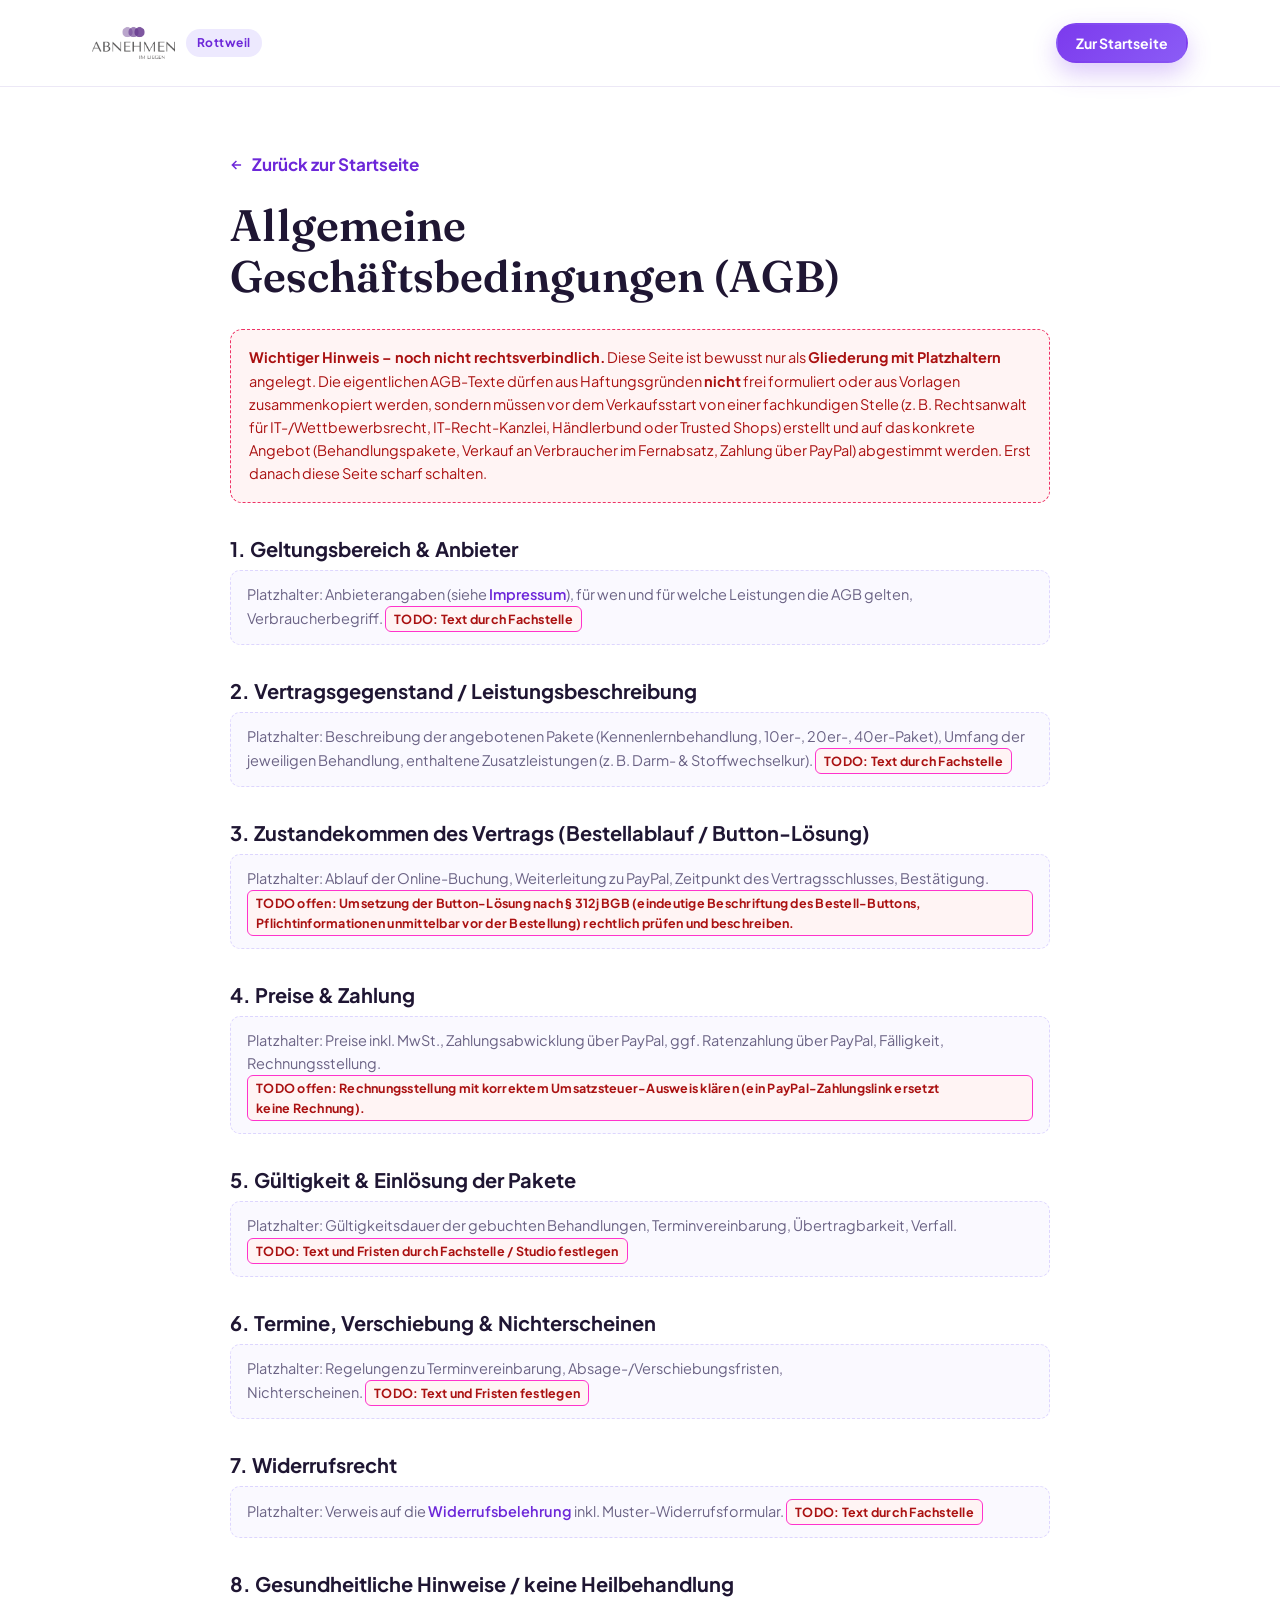
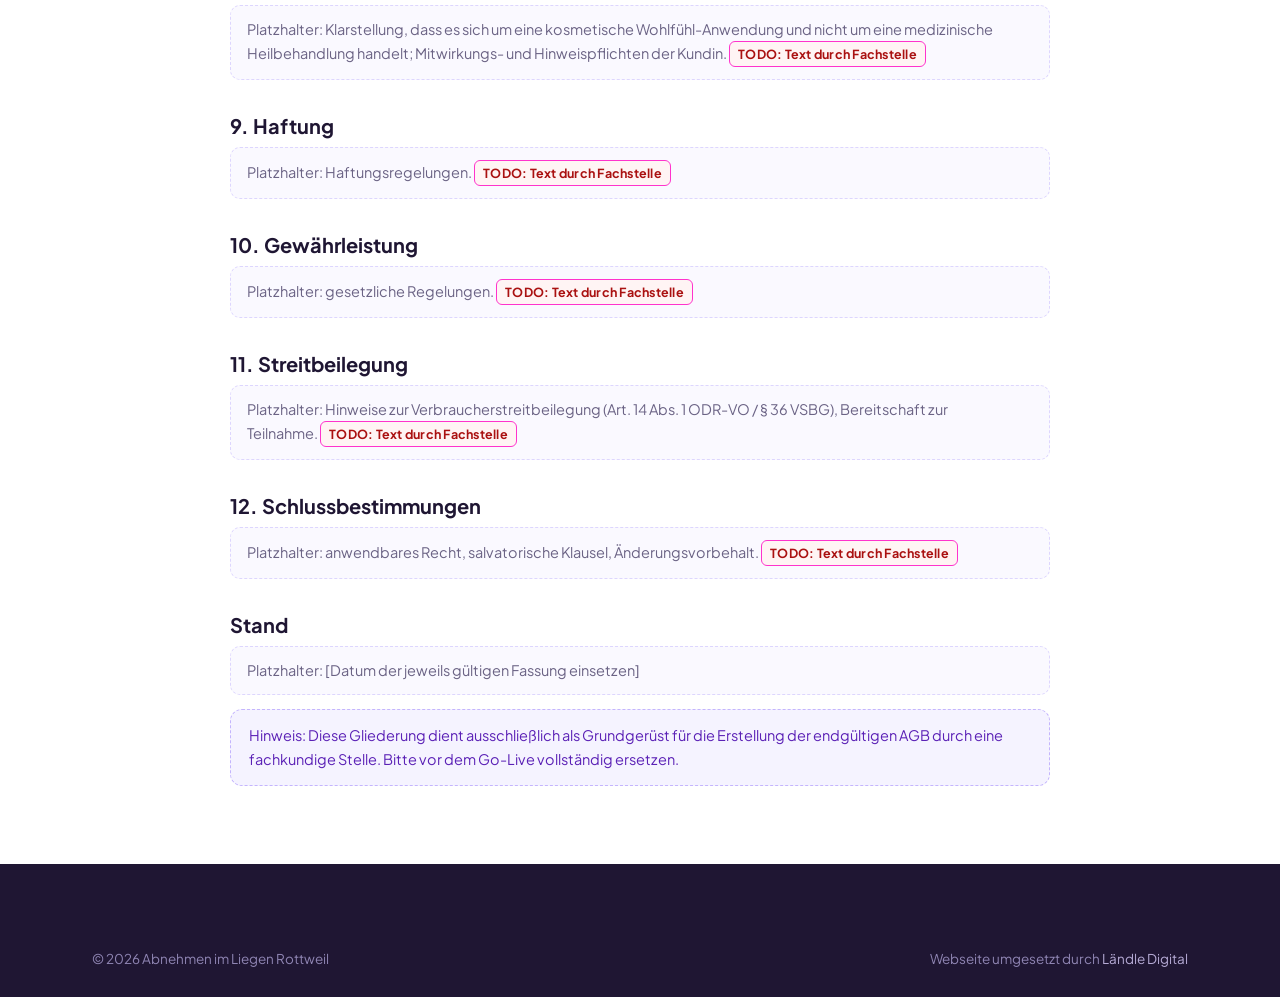
<file: agb.html>
<!DOCTYPE html>
<html lang="de-DE">
<head>
<meta charset="UTF-8" />
<meta name="viewport" content="width=device-width, initial-scale=1.0" />
<title>AGB · Abnehmen im Liegen Rottweil</title>
<meta name="description" content="Allgemeine Geschäftsbedingungen von Abnehmen im Liegen Rottweil." />
<meta name="robots" content="noindex, follow" />
<meta name="theme-color" content="#7c3aed" />
<link rel="canonical" href="https://www.abnehmenimliegen-rottweil.de/agb.html" />
<link rel="icon" href="Abnehmen-im-Liegen-Shop-13-.png" />
<!-- Schriften lokal gehostet (DSGVO: keine externen Font-CDNs) -->
<link rel="preload" href="fonts/fraunces-latin-full-normal.woff2" as="font" type="font/woff2" crossorigin />
<link rel="preload" href="fonts/plus-jakarta-sans-latin-400-normal.woff2" as="font" type="font/woff2" crossorigin />
<link rel="stylesheet" href="style.css" />
<style>
  .legal { max-width: 820px; margin: 0 auto; padding: 64px 0; }
  .legal h1 { font-family: var(--font-display); font-weight: 600; font-size: clamp(30px, 5vw, 44px); margin-bottom: 28px; }
  .legal h2 { font-size: 20px; margin: 34px 0 10px; }
  .legal p, .legal li { color: var(--ink-2); margin: 0 0 14px; }
  .legal ul { padding-left: 20px; }
  .legal a { font-weight: 600; }
  .legal .note { background: var(--violet-50); border: 1px dashed var(--violet-300); border-radius: 12px; padding: 14px 18px; color: var(--violet-800); font-size: 14.5px; }
  .legal .warn { background: #fff4f4; border: 1.5px dashed #e36; border-radius: 12px; padding: 16px 18px; color: #a11; font-size: 14.5px; }
  .legal .todo { display: inline-block; background: #fff4f4; border: 1px solid #f3c; color: #a11; font-weight: 700; font-size: 12.5px; padding: 2px 8px; border-radius: 6px; letter-spacing: .02em; }
  .legal .ph { background: #faf9ff; border: 1px dashed var(--violet-200); border-radius: 10px; padding: 12px 16px; color: var(--muted); font-size: 14.5px; margin: 0 0 14px; }
  .legal .back { display: inline-flex; align-items: center; gap: 8px; margin-bottom: 22px; font-weight: 700; }
</style>
</head>
<body>

<header class="topbar">
  <div class="shell topbar__inner">
    <a href="index.html" class="topbar__logo" aria-label="Abnehmen im Liegen Rottweil – Startseite">
      <img src="Abnehmen-im-Liegen-Shop-13-.png" alt="Abnehmen im Liegen" class="topbar__logo-img" width="1000" height="700" />
      <span class="topbar__logo-tag">Rottweil</span>
    </a>
    <a href="index.html" class="btn btn--primary btn--sm topbar__cta" style="margin-left:auto;">Zur Startseite</a>
  </div>
</header>

<main>
  <div class="shell">
    <div class="legal">
      <a href="index.html" class="back"><svg viewBox="0 0 24 24" width="14" height="14" fill="none" stroke="currentColor" stroke-width="2.5"><path d="M19 12H5M11 19l-7-7 7-7"/></svg> Zurück zur Startseite</a>
      <h1>Allgemeine Geschäftsbedingungen (AGB)</h1>

      <p class="warn">
        <strong>Wichtiger Hinweis – noch nicht rechtsverbindlich.</strong> Diese Seite ist bewusst nur
        als <strong>Gliederung mit Platzhaltern</strong> angelegt. Die eigentlichen AGB-Texte dürfen aus
        Haftungsgründen <strong>nicht</strong> frei formuliert oder aus Vorlagen zusammenkopiert werden,
        sondern müssen vor dem Verkaufsstart von einer fachkundigen Stelle (z. B. Rechtsanwalt für
        IT-/Wettbewerbsrecht, IT-Recht-Kanzlei, Händlerbund oder Trusted Shops) erstellt und auf das
        konkrete Angebot (Behandlungspakete, Verkauf an Verbraucher im Fernabsatz, Zahlung über PayPal)
        abgestimmt werden. Erst danach diese Seite scharf schalten.
      </p>

      <h2>1. Geltungsbereich &amp; Anbieter</h2>
      <p class="ph">Platzhalter: Anbieterangaben (siehe <a href="impressum.html">Impressum</a>), für wen und für welche Leistungen die AGB gelten, Verbraucherbegriff. <span class="todo">TODO: Text durch Fachstelle</span></p>

      <h2>2. Vertragsgegenstand / Leistungsbeschreibung</h2>
      <p class="ph">Platzhalter: Beschreibung der angebotenen Pakete (Kennenlernbehandlung, 10er-, 20er-, 40er-Paket), Umfang der jeweiligen Behandlung, enthaltene Zusatzleistungen (z. B. Darm- &amp; Stoffwechselkur). <span class="todo">TODO: Text durch Fachstelle</span></p>

      <h2>3. Zustandekommen des Vertrags (Bestellablauf / Button-Lösung)</h2>
      <p class="ph">Platzhalter: Ablauf der Online-Buchung, Weiterleitung zu PayPal, Zeitpunkt des Vertragsschlusses, Bestätigung. <span class="todo">TODO offen: Umsetzung der Button-Lösung nach § 312j BGB (eindeutige Beschriftung des Bestell-Buttons, Pflichtinformationen unmittelbar vor der Bestellung) rechtlich prüfen und beschreiben.</span></p>

      <h2>4. Preise &amp; Zahlung</h2>
      <p class="ph">Platzhalter: Preise inkl. MwSt., Zahlungsabwicklung über PayPal, ggf. Ratenzahlung über PayPal, Fälligkeit, Rechnungsstellung. <span class="todo">TODO offen: Rechnungsstellung mit korrektem Umsatzsteuer-Ausweis klären (ein PayPal-Zahlungslink ersetzt keine Rechnung).</span></p>

      <h2>5. Gültigkeit &amp; Einlösung der Pakete</h2>
      <p class="ph">Platzhalter: Gültigkeitsdauer der gebuchten Behandlungen, Terminvereinbarung, Übertragbarkeit, Verfall. <span class="todo">TODO: Text und Fristen durch Fachstelle / Studio festlegen</span></p>

      <h2>6. Termine, Verschiebung &amp; Nichterscheinen</h2>
      <p class="ph">Platzhalter: Regelungen zu Terminvereinbarung, Absage-/Verschiebungsfristen, Nichterscheinen. <span class="todo">TODO: Text und Fristen festlegen</span></p>

      <h2>7. Widerrufsrecht</h2>
      <p class="ph">Platzhalter: Verweis auf die <a href="widerruf.html">Widerrufsbelehrung</a> inkl. Muster-Widerrufsformular. <span class="todo">TODO: Text durch Fachstelle</span></p>

      <h2>8. Gesundheitliche Hinweise / keine Heilbehandlung</h2>
      <p class="ph">Platzhalter: Klarstellung, dass es sich um eine kosmetische Wohlfühl-Anwendung und nicht um eine medizinische Heilbehandlung handelt; Mitwirkungs- und Hinweispflichten der Kundin. <span class="todo">TODO: Text durch Fachstelle</span></p>

      <h2>9. Haftung</h2>
      <p class="ph">Platzhalter: Haftungsregelungen. <span class="todo">TODO: Text durch Fachstelle</span></p>

      <h2>10. Gewährleistung</h2>
      <p class="ph">Platzhalter: gesetzliche Regelungen. <span class="todo">TODO: Text durch Fachstelle</span></p>

      <h2>11. Streitbeilegung</h2>
      <p class="ph">Platzhalter: Hinweise zur Verbraucherstreitbeilegung (Art. 14 Abs. 1 ODR-VO / § 36 VSBG), Bereitschaft zur Teilnahme. <span class="todo">TODO: Text durch Fachstelle</span></p>

      <h2>12. Schlussbestimmungen</h2>
      <p class="ph">Platzhalter: anwendbares Recht, salvatorische Klausel, Änderungsvorbehalt. <span class="todo">TODO: Text durch Fachstelle</span></p>

      <h2>Stand</h2>
      <p class="ph">Platzhalter: [Datum der jeweils gültigen Fassung einsetzen]</p>

      <p class="note">Hinweis: Diese Gliederung dient ausschließlich als Grundgerüst für die Erstellung der endgültigen AGB durch eine fachkundige Stelle. Bitte vor dem Go-Live vollständig ersetzen.</p>
    </div>
  </div>
</main>

<footer class="footer">
  <div class="shell">
    <div class="footer__bottom" style="margin-top:0;border-top:0;">
      <span>© <span id="year">2026</span> Abnehmen im Liegen Rottweil</span>
      <span>Webseite umgesetzt durch <a href="https://www.laendle-digital.com/">Ländle Digital</a></span>
    </div>
  </div>
</footer>
<script>document.getElementById("year").textContent = new Date().getFullYear();</script>
<!-- GoatCounter Analytics – datenschutzfreundlich, keine Cookies, DSGVO-konform -->
<script data-goatcounter="https://DEIN-CODE.goatcounter.com/count"
        async src="//gc.zgo.at/count.js"></script>
</body>
</html>
</file>
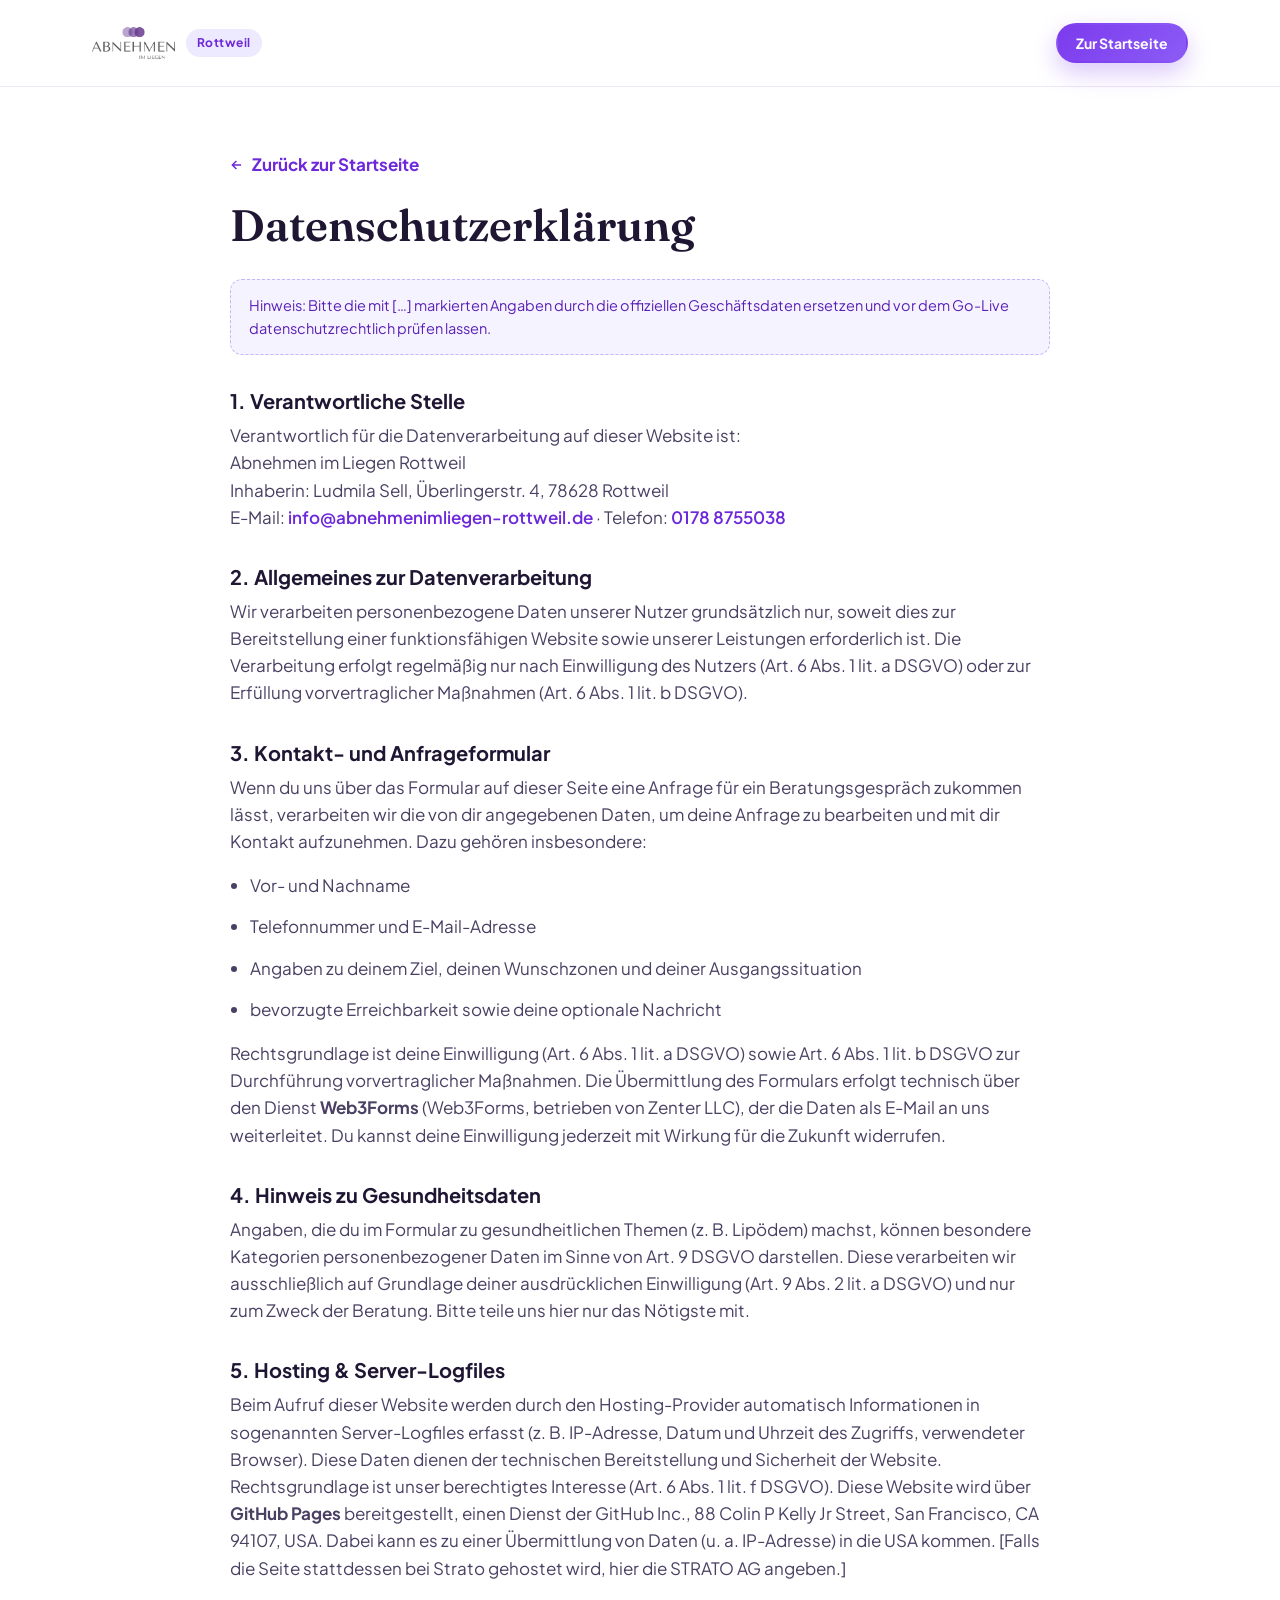
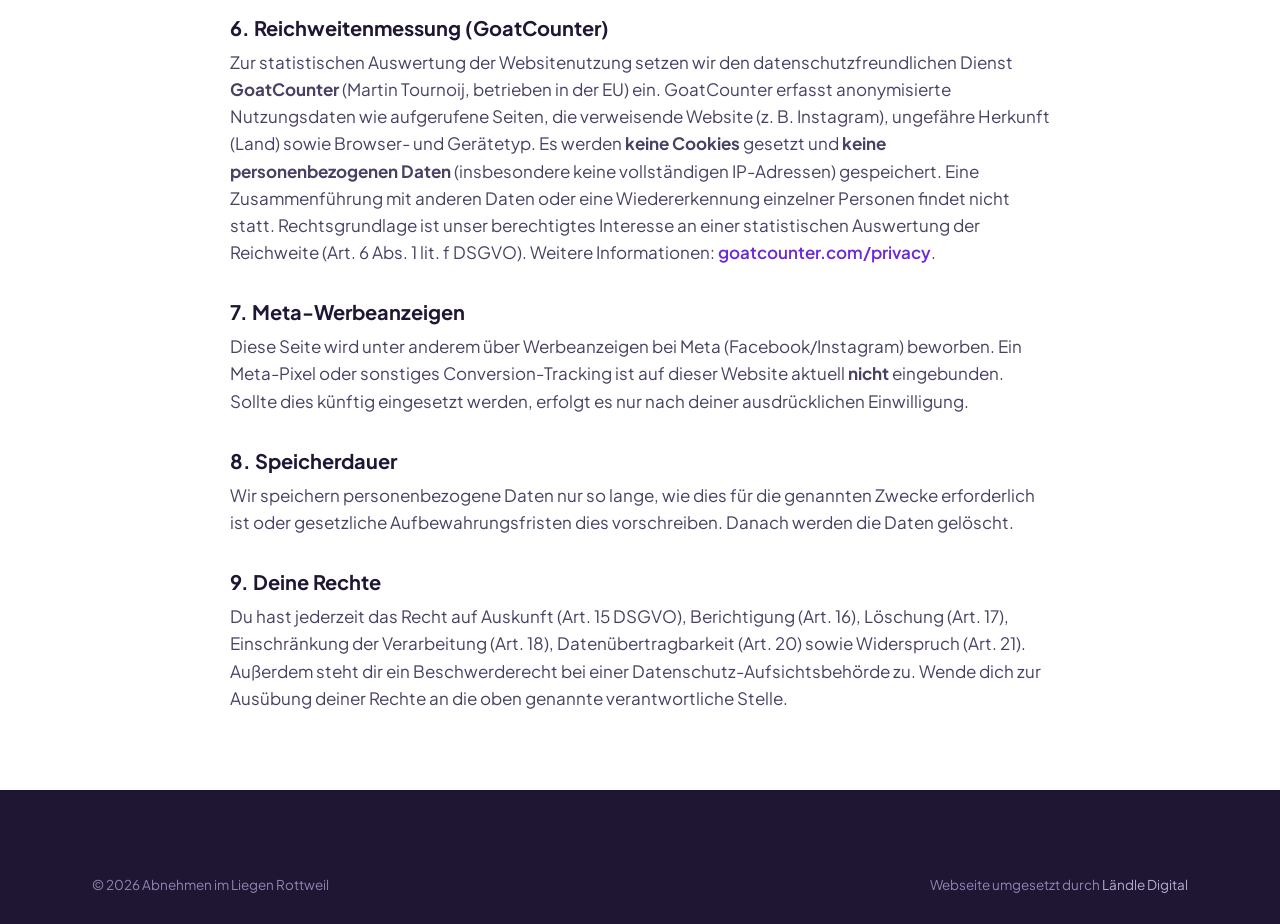
<file: datenschutz-2.html>
<!DOCTYPE html>
<html lang="de-DE">
<head>
<meta charset="UTF-8" />
<meta name="viewport" content="width=device-width, initial-scale=1.0" />
<title>Datenschutzerklärung · Abnehmen im Liegen Rottweil</title>
<meta name="description" content="Datenschutzerklärung von Abnehmen im Liegen Rottweil – Informationen zur Verarbeitung personenbezogener Daten gemäß DSGVO." />
<meta name="robots" content="noindex, follow" />
<meta name="theme-color" content="#7c3aed" />
<link rel="icon" href="Abnehmen-im-Liegen-Shop-13-.png" />
<link rel="preconnect" href="https://fonts.googleapis.com" />
<link rel="preconnect" href="https://fonts.gstatic.com" crossorigin />
<link href="https://fonts.googleapis.com/css2?family=Fraunces:opsz,wght,SOFT,WONK@9..144,400,0,0;9..144,500,0,0;9..144,600,0,0&family=Plus+Jakarta+Sans:wght@400;500;600;700;800&display=swap" rel="stylesheet" />
<link rel="stylesheet" href="style.css" />
<style>
  .legal { max-width: 820px; margin: 0 auto; padding: 64px 0; }
  .legal h1 { font-family: var(--font-display); font-weight: 600; font-size: clamp(30px, 5vw, 44px); margin-bottom: 28px; }
  .legal h2 { font-size: 20px; margin: 34px 0 10px; }
  .legal p, .legal li { color: var(--ink-2); margin: 0 0 14px; }
  .legal ul { padding-left: 20px; }
  .legal a { font-weight: 600; }
  .legal .note { background: var(--violet-50); border: 1px dashed var(--violet-300); border-radius: 12px; padding: 14px 18px; color: var(--violet-800); font-size: 14.5px; }
  .legal .back { display: inline-flex; align-items: center; gap: 8px; margin-bottom: 22px; font-weight: 700; }
</style>
</head>
<body>

<header class="topbar">
  <div class="shell topbar__inner">
    <a href="index.html" class="topbar__logo" aria-label="Abnehmen im Liegen Rottweil – Startseite">
      <img src="Abnehmen-im-Liegen-Shop-13-.png" alt="Abnehmen im Liegen" class="topbar__logo-img" width="1000" height="700" />
      <span class="topbar__logo-tag">Rottweil</span>
    </a>
    <a href="index.html" class="btn btn--primary btn--sm topbar__cta" style="margin-left:auto;">Zur Startseite</a>
  </div>
</header>

<main>
  <div class="shell">
    <div class="legal">
      <a href="index.html" class="back"><svg viewBox="0 0 24 24" width="14" height="14" fill="none" stroke="currentColor" stroke-width="2.5"><path d="M19 12H5M11 19l-7-7 7-7"/></svg> Zurück zur Startseite</a>
      <h1>Datenschutzerklärung</h1>

      <p class="note">Hinweis: Bitte die mit […] markierten Angaben durch die offiziellen Geschäftsdaten ersetzen und vor dem Go-Live datenschutzrechtlich prüfen lassen.</p>

      <h2>1. Verantwortliche Stelle</h2>
      <p>
        Verantwortlich für die Datenverarbeitung auf dieser Website ist:<br />
        Abnehmen im Liegen Rottweil<br />
        Inhaberin: Ludmila Sell, Überlingerstr. 4, 78628 Rottweil<br />
        E-Mail: <a href="mailto:info@abnehmenimliegen-rottweil.de">info@abnehmenimliegen-rottweil.de</a> ·
        Telefon: <a href="tel:+491788755038">0178 8755038</a>
      </p>

      <h2>2. Allgemeines zur Datenverarbeitung</h2>
      <p>Wir verarbeiten personenbezogene Daten unserer Nutzer grundsätzlich nur, soweit dies zur Bereitstellung einer funktionsfähigen Website sowie unserer Leistungen erforderlich ist. Die Verarbeitung erfolgt regelmäßig nur nach Einwilligung des Nutzers (Art. 6 Abs. 1 lit. a DSGVO) oder zur Erfüllung vorvertraglicher Maßnahmen (Art. 6 Abs. 1 lit. b DSGVO).</p>

      <h2>3. Kontakt- und Anfrageformular</h2>
      <p>Wenn du uns über das Formular auf dieser Seite eine Anfrage für ein Beratungsgespräch zukommen lässt, verarbeiten wir die von dir angegebenen Daten, um deine Anfrage zu bearbeiten und mit dir Kontakt aufzunehmen. Dazu gehören insbesondere:</p>
      <ul>
        <li>Vor- und Nachname</li>
        <li>Telefonnummer und E-Mail-Adresse</li>
        <li>Angaben zu deinem Ziel, deinen Wunschzonen und deiner Ausgangssituation</li>
        <li>bevorzugte Erreichbarkeit sowie deine optionale Nachricht</li>
      </ul>
      <p>Rechtsgrundlage ist deine Einwilligung (Art. 6 Abs. 1 lit. a DSGVO) sowie Art. 6 Abs. 1 lit. b DSGVO zur Durchführung vorvertraglicher Maßnahmen. Die Übermittlung des Formulars erfolgt technisch über den Dienst <strong>Web3Forms</strong> (Web3Forms, betrieben von Zenter LLC), der die Daten als E-Mail an uns weiterleitet. Du kannst deine Einwilligung jederzeit mit Wirkung für die Zukunft widerrufen.</p>

      <h2>4. Hinweis zu Gesundheitsdaten</h2>
      <p>Angaben, die du im Formular zu gesundheitlichen Themen (z. B. Lipödem) machst, können besondere Kategorien personenbezogener Daten im Sinne von Art. 9 DSGVO darstellen. Diese verarbeiten wir ausschließlich auf Grundlage deiner ausdrücklichen Einwilligung (Art. 9 Abs. 2 lit. a DSGVO) und nur zum Zweck der Beratung. Bitte teile uns hier nur das Nötigste mit.</p>

      <h2>5. Hosting & Server-Logfiles</h2>
      <p>Beim Aufruf dieser Website werden durch den Hosting-Provider automatisch Informationen in sogenannten Server-Logfiles erfasst (z. B. IP-Adresse, Datum und Uhrzeit des Zugriffs, verwendeter Browser). Diese Daten dienen der technischen Bereitstellung und Sicherheit der Website. Rechtsgrundlage ist unser berechtigtes Interesse (Art. 6 Abs. 1 lit. f DSGVO). Diese Website wird über <strong>GitHub Pages</strong> bereitgestellt, einen Dienst der GitHub Inc., 88 Colin P Kelly Jr Street, San Francisco, CA 94107, USA. Dabei kann es zu einer Übermittlung von Daten (u. a. IP-Adresse) in die USA kommen. [Falls die Seite stattdessen bei Strato gehostet wird, hier die STRATO AG angeben.]</p>

      <h2>6. Reichweitenmessung (GoatCounter)</h2>
      <p>Zur statistischen Auswertung der Websitenutzung setzen wir den datenschutzfreundlichen Dienst <strong>GoatCounter</strong> (Martin Tournoij, betrieben in der EU) ein. GoatCounter erfasst anonymisierte Nutzungsdaten wie aufgerufene Seiten, die verweisende Website (z. B. Instagram), ungefähre Herkunft (Land) sowie Browser- und Gerätetyp. Es werden <strong>keine Cookies</strong> gesetzt und <strong>keine personenbezogenen Daten</strong> (insbesondere keine vollständigen IP-Adressen) gespeichert. Eine Zusammenführung mit anderen Daten oder eine Wiedererkennung einzelner Personen findet nicht statt. Rechtsgrundlage ist unser berechtigtes Interesse an einer statistischen Auswertung der Reichweite (Art. 6 Abs. 1 lit. f DSGVO). Weitere Informationen: <a href="https://www.goatcounter.com/privacy" target="_blank" rel="noopener">goatcounter.com/privacy</a>.</p>

      <h2>7. Meta-Werbeanzeigen</h2>
      <p>Diese Seite wird unter anderem über Werbeanzeigen bei Meta (Facebook/Instagram) beworben. Ein Meta-Pixel oder sonstiges Conversion-Tracking ist auf dieser Website aktuell <strong>nicht</strong> eingebunden. Sollte dies künftig eingesetzt werden, erfolgt es nur nach deiner ausdrücklichen Einwilligung.</p>

      <h2>8. Speicherdauer</h2>
      <p>Wir speichern personenbezogene Daten nur so lange, wie dies für die genannten Zwecke erforderlich ist oder gesetzliche Aufbewahrungsfristen dies vorschreiben. Danach werden die Daten gelöscht.</p>

      <h2>9. Deine Rechte</h2>
      <p>Du hast jederzeit das Recht auf Auskunft (Art. 15 DSGVO), Berichtigung (Art. 16), Löschung (Art. 17), Einschränkung der Verarbeitung (Art. 18), Datenübertragbarkeit (Art. 20) sowie Widerspruch (Art. 21). Außerdem steht dir ein Beschwerderecht bei einer Datenschutz-Aufsichtsbehörde zu. Wende dich zur Ausübung deiner Rechte an die oben genannte verantwortliche Stelle.</p>
    </div>
  </div>
</main>

<footer class="footer">
  <div class="shell">
    <div class="footer__bottom" style="margin-top:0;border-top:0;">
      <span>© <span id="year">2026</span> Abnehmen im Liegen Rottweil</span>
      <span>Webseite umgesetzt durch <a href="https://www.laendle-digital.com/">Ländle Digital</a></span>
    </div>
  </div>
</footer>
<script>document.getElementById("year").textContent = new Date().getFullYear();</script>
<!-- GoatCounter Analytics – datenschutzfreundlich, keine Cookies, DSGVO-konform -->
<script data-goatcounter="https://DEIN-CODE.goatcounter.com/count"
        async src="//gc.zgo.at/count.js"></script>
</body>
</html>
</file>
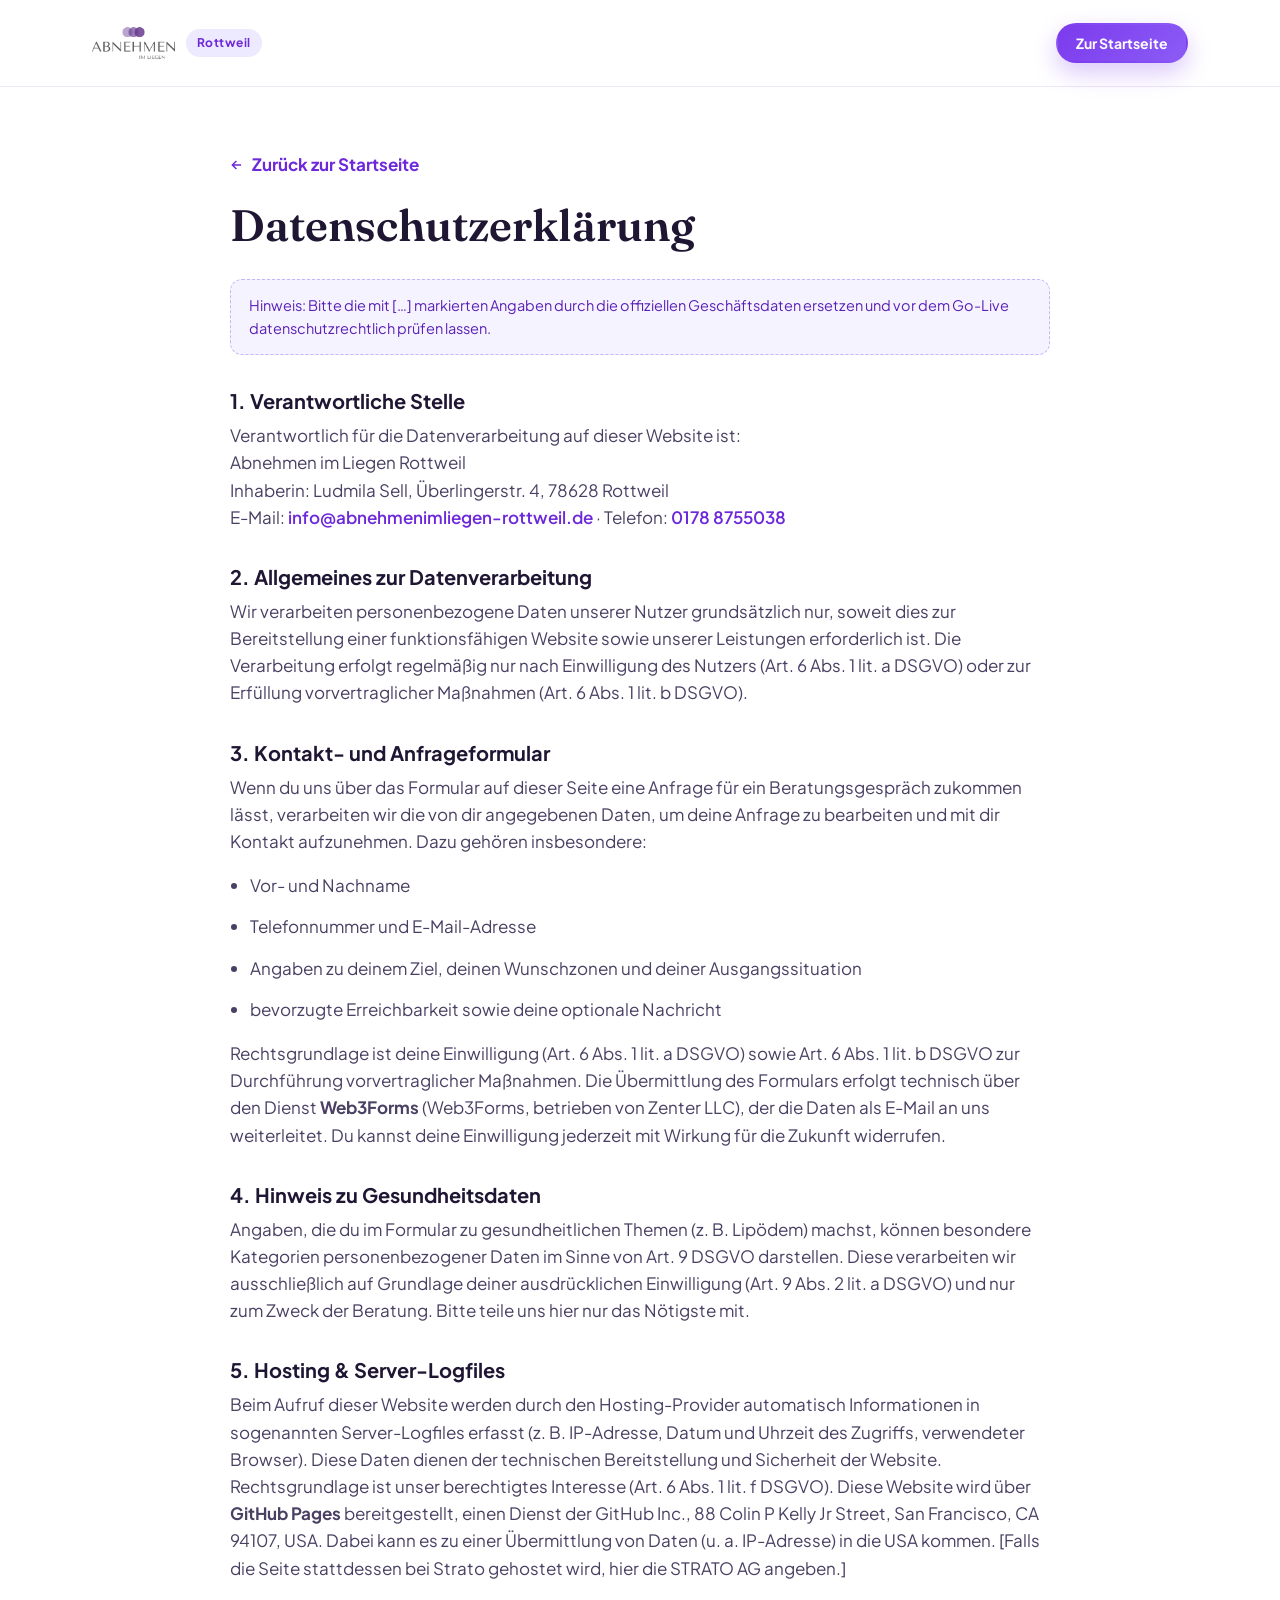
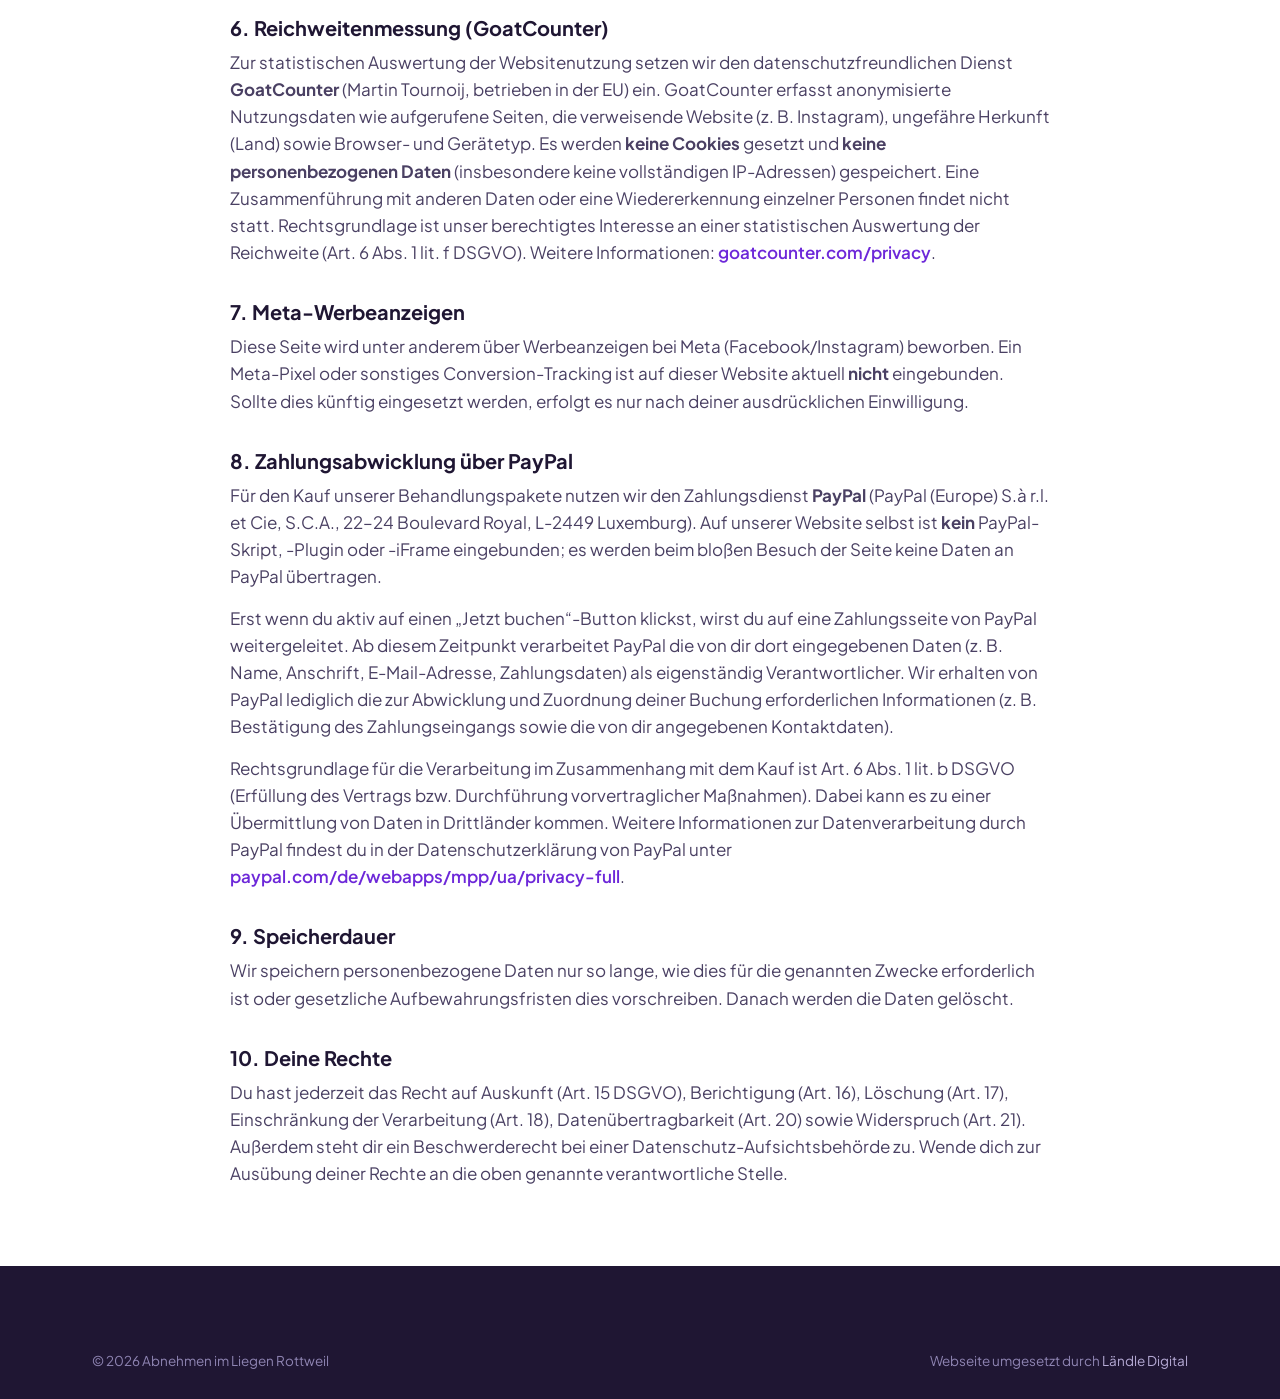
<file: datenschutz.html>
<!DOCTYPE html>
<html lang="de-DE">
<head>
<meta charset="UTF-8" />
<meta name="viewport" content="width=device-width, initial-scale=1.0" />
<title>Datenschutzerklärung · Abnehmen im Liegen Rottweil</title>
<meta name="description" content="Datenschutzerklärung von Abnehmen im Liegen Rottweil – Informationen zur Verarbeitung personenbezogener Daten gemäß DSGVO." />
<meta name="robots" content="noindex, follow" />
<meta name="theme-color" content="#7c3aed" />
<link rel="icon" href="Abnehmen-im-Liegen-Shop-13-.png" />
<!-- Schriften lokal gehostet (DSGVO: keine externen Font-CDNs) -->
<link rel="preload" href="fonts/fraunces-latin-full-normal.woff2" as="font" type="font/woff2" crossorigin />
<link rel="preload" href="fonts/plus-jakarta-sans-latin-400-normal.woff2" as="font" type="font/woff2" crossorigin />
<link rel="stylesheet" href="style.css" />
<style>
  .legal { max-width: 820px; margin: 0 auto; padding: 64px 0; }
  .legal h1 { font-family: var(--font-display); font-weight: 600; font-size: clamp(30px, 5vw, 44px); margin-bottom: 28px; }
  .legal h2 { font-size: 20px; margin: 34px 0 10px; }
  .legal p, .legal li { color: var(--ink-2); margin: 0 0 14px; }
  .legal ul { padding-left: 20px; }
  .legal a { font-weight: 600; }
  .legal .note { background: var(--violet-50); border: 1px dashed var(--violet-300); border-radius: 12px; padding: 14px 18px; color: var(--violet-800); font-size: 14.5px; }
  .legal .back { display: inline-flex; align-items: center; gap: 8px; margin-bottom: 22px; font-weight: 700; }
</style>
</head>
<body>

<header class="topbar">
  <div class="shell topbar__inner">
    <a href="index.html" class="topbar__logo" aria-label="Abnehmen im Liegen Rottweil – Startseite">
      <img src="Abnehmen-im-Liegen-Shop-13-.png" alt="Abnehmen im Liegen" class="topbar__logo-img" width="1000" height="700" />
      <span class="topbar__logo-tag">Rottweil</span>
    </a>
    <a href="index.html" class="btn btn--primary btn--sm topbar__cta" style="margin-left:auto;">Zur Startseite</a>
  </div>
</header>

<main>
  <div class="shell">
    <div class="legal">
      <a href="index.html" class="back"><svg viewBox="0 0 24 24" width="14" height="14" fill="none" stroke="currentColor" stroke-width="2.5"><path d="M19 12H5M11 19l-7-7 7-7"/></svg> Zurück zur Startseite</a>
      <h1>Datenschutzerklärung</h1>

      <p class="note">Hinweis: Bitte die mit […] markierten Angaben durch die offiziellen Geschäftsdaten ersetzen und vor dem Go-Live datenschutzrechtlich prüfen lassen.</p>

      <h2>1. Verantwortliche Stelle</h2>
      <p>
        Verantwortlich für die Datenverarbeitung auf dieser Website ist:<br />
        Abnehmen im Liegen Rottweil<br />
        Inhaberin: Ludmila Sell, Überlingerstr. 4, 78628 Rottweil<br />
        E-Mail: <a href="mailto:info@abnehmenimliegen-rottweil.de">info@abnehmenimliegen-rottweil.de</a> ·
        Telefon: <a href="tel:+491788755038">0178 8755038</a>
      </p>

      <h2>2. Allgemeines zur Datenverarbeitung</h2>
      <p>Wir verarbeiten personenbezogene Daten unserer Nutzer grundsätzlich nur, soweit dies zur Bereitstellung einer funktionsfähigen Website sowie unserer Leistungen erforderlich ist. Die Verarbeitung erfolgt regelmäßig nur nach Einwilligung des Nutzers (Art. 6 Abs. 1 lit. a DSGVO) oder zur Erfüllung vorvertraglicher Maßnahmen (Art. 6 Abs. 1 lit. b DSGVO).</p>

      <h2>3. Kontakt- und Anfrageformular</h2>
      <p>Wenn du uns über das Formular auf dieser Seite eine Anfrage für ein Beratungsgespräch zukommen lässt, verarbeiten wir die von dir angegebenen Daten, um deine Anfrage zu bearbeiten und mit dir Kontakt aufzunehmen. Dazu gehören insbesondere:</p>
      <ul>
        <li>Vor- und Nachname</li>
        <li>Telefonnummer und E-Mail-Adresse</li>
        <li>Angaben zu deinem Ziel, deinen Wunschzonen und deiner Ausgangssituation</li>
        <li>bevorzugte Erreichbarkeit sowie deine optionale Nachricht</li>
      </ul>
      <p>Rechtsgrundlage ist deine Einwilligung (Art. 6 Abs. 1 lit. a DSGVO) sowie Art. 6 Abs. 1 lit. b DSGVO zur Durchführung vorvertraglicher Maßnahmen. Die Übermittlung des Formulars erfolgt technisch über den Dienst <strong>Web3Forms</strong> (Web3Forms, betrieben von Zenter LLC), der die Daten als E-Mail an uns weiterleitet. Du kannst deine Einwilligung jederzeit mit Wirkung für die Zukunft widerrufen.</p>

      <h2>4. Hinweis zu Gesundheitsdaten</h2>
      <p>Angaben, die du im Formular zu gesundheitlichen Themen (z. B. Lipödem) machst, können besondere Kategorien personenbezogener Daten im Sinne von Art. 9 DSGVO darstellen. Diese verarbeiten wir ausschließlich auf Grundlage deiner ausdrücklichen Einwilligung (Art. 9 Abs. 2 lit. a DSGVO) und nur zum Zweck der Beratung. Bitte teile uns hier nur das Nötigste mit.</p>

      <h2>5. Hosting & Server-Logfiles</h2>
      <p>Beim Aufruf dieser Website werden durch den Hosting-Provider automatisch Informationen in sogenannten Server-Logfiles erfasst (z. B. IP-Adresse, Datum und Uhrzeit des Zugriffs, verwendeter Browser). Diese Daten dienen der technischen Bereitstellung und Sicherheit der Website. Rechtsgrundlage ist unser berechtigtes Interesse (Art. 6 Abs. 1 lit. f DSGVO). Diese Website wird über <strong>GitHub Pages</strong> bereitgestellt, einen Dienst der GitHub Inc., 88 Colin P Kelly Jr Street, San Francisco, CA 94107, USA. Dabei kann es zu einer Übermittlung von Daten (u. a. IP-Adresse) in die USA kommen. [Falls die Seite stattdessen bei Strato gehostet wird, hier die STRATO AG angeben.]</p>

      <h2>6. Reichweitenmessung (GoatCounter)</h2>
      <p>Zur statistischen Auswertung der Websitenutzung setzen wir den datenschutzfreundlichen Dienst <strong>GoatCounter</strong> (Martin Tournoij, betrieben in der EU) ein. GoatCounter erfasst anonymisierte Nutzungsdaten wie aufgerufene Seiten, die verweisende Website (z. B. Instagram), ungefähre Herkunft (Land) sowie Browser- und Gerätetyp. Es werden <strong>keine Cookies</strong> gesetzt und <strong>keine personenbezogenen Daten</strong> (insbesondere keine vollständigen IP-Adressen) gespeichert. Eine Zusammenführung mit anderen Daten oder eine Wiedererkennung einzelner Personen findet nicht statt. Rechtsgrundlage ist unser berechtigtes Interesse an einer statistischen Auswertung der Reichweite (Art. 6 Abs. 1 lit. f DSGVO). Weitere Informationen: <a href="https://www.goatcounter.com/privacy" target="_blank" rel="noopener">goatcounter.com/privacy</a>.</p>

      <h2>7. Meta-Werbeanzeigen</h2>
      <p>Diese Seite wird unter anderem über Werbeanzeigen bei Meta (Facebook/Instagram) beworben. Ein Meta-Pixel oder sonstiges Conversion-Tracking ist auf dieser Website aktuell <strong>nicht</strong> eingebunden. Sollte dies künftig eingesetzt werden, erfolgt es nur nach deiner ausdrücklichen Einwilligung.</p>

      <h2>8. Zahlungsabwicklung über PayPal</h2>
      <p>Für den Kauf unserer Behandlungspakete nutzen wir den Zahlungsdienst <strong>PayPal</strong> (PayPal (Europe) S.à r.l. et Cie, S.C.A., 22–24 Boulevard Royal, L-2449 Luxemburg). Auf unserer Website selbst ist <strong>kein</strong> PayPal-Skript, -Plugin oder -iFrame eingebunden; es werden beim bloßen Besuch der Seite keine Daten an PayPal übertragen.</p>
      <p>Erst wenn du aktiv auf einen „Jetzt buchen“-Button klickst, wirst du auf eine Zahlungsseite von PayPal weitergeleitet. Ab diesem Zeitpunkt verarbeitet PayPal die von dir dort eingegebenen Daten (z. B. Name, Anschrift, E-Mail-Adresse, Zahlungsdaten) als eigenständig Verantwortlicher. Wir erhalten von PayPal lediglich die zur Abwicklung und Zuordnung deiner Buchung erforderlichen Informationen (z. B. Bestätigung des Zahlungseingangs sowie die von dir angegebenen Kontaktdaten).</p>
      <p>Rechtsgrundlage für die Verarbeitung im Zusammenhang mit dem Kauf ist Art. 6 Abs. 1 lit. b DSGVO (Erfüllung des Vertrags bzw. Durchführung vorvertraglicher Maßnahmen). Dabei kann es zu einer Übermittlung von Daten in Drittländer kommen. Weitere Informationen zur Datenverarbeitung durch PayPal findest du in der Datenschutzerklärung von PayPal unter <a href="https://www.paypal.com/de/webapps/mpp/ua/privacy-full" target="_blank" rel="noopener">paypal.com/de/webapps/mpp/ua/privacy-full</a>.</p>

      <h2>9. Speicherdauer</h2>
      <p>Wir speichern personenbezogene Daten nur so lange, wie dies für die genannten Zwecke erforderlich ist oder gesetzliche Aufbewahrungsfristen dies vorschreiben. Danach werden die Daten gelöscht.</p>

      <h2>10. Deine Rechte</h2>
      <p>Du hast jederzeit das Recht auf Auskunft (Art. 15 DSGVO), Berichtigung (Art. 16), Löschung (Art. 17), Einschränkung der Verarbeitung (Art. 18), Datenübertragbarkeit (Art. 20) sowie Widerspruch (Art. 21). Außerdem steht dir ein Beschwerderecht bei einer Datenschutz-Aufsichtsbehörde zu. Wende dich zur Ausübung deiner Rechte an die oben genannte verantwortliche Stelle.</p>
    </div>
  </div>
</main>

<footer class="footer">
  <div class="shell">
    <div class="footer__bottom" style="margin-top:0;border-top:0;">
      <span>© <span id="year">2026</span> Abnehmen im Liegen Rottweil</span>
      <span>Webseite umgesetzt durch <a href="https://www.laendle-digital.com/">Ländle Digital</a></span>
    </div>
  </div>
</footer>
<script>document.getElementById("year").textContent = new Date().getFullYear();</script>
<!-- GoatCounter Analytics – datenschutzfreundlich, keine Cookies, DSGVO-konform -->
<script data-goatcounter="https://DEIN-CODE.goatcounter.com/count"
        async src="//gc.zgo.at/count.js"></script>
</body>
</html>
</file>
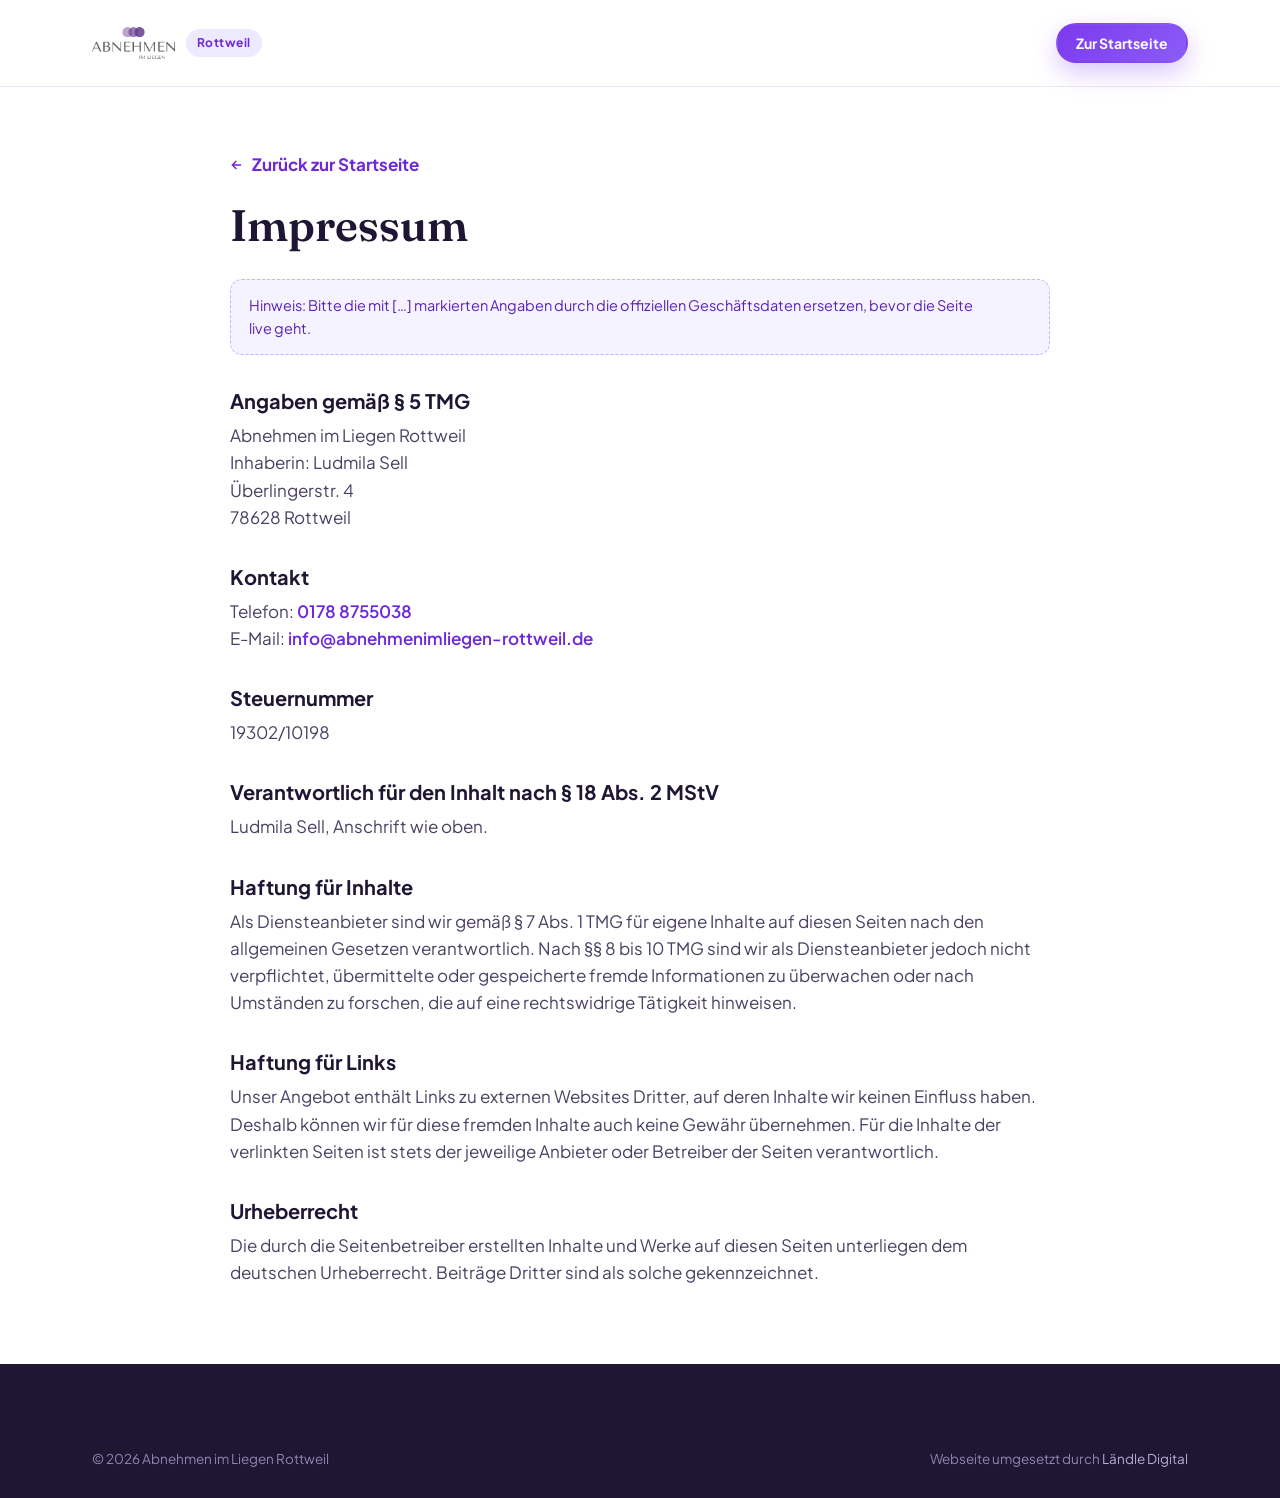
<file: impressum-2.html>
<!DOCTYPE html>
<html lang="de-DE">
<head>
<meta charset="UTF-8" />
<meta name="viewport" content="width=device-width, initial-scale=1.0" />
<title>Impressum · Abnehmen im Liegen Rottweil</title>
<meta name="description" content="Impressum von Abnehmen im Liegen Rottweil – Angaben gemäß § 5 TMG." />
<meta name="robots" content="noindex, follow" />
<meta name="theme-color" content="#7c3aed" />
<link rel="icon" href="Abnehmen-im-Liegen-Shop-13-.png" />
<link rel="preconnect" href="https://fonts.googleapis.com" />
<link rel="preconnect" href="https://fonts.gstatic.com" crossorigin />
<link href="https://fonts.googleapis.com/css2?family=Fraunces:opsz,wght,SOFT,WONK@9..144,400,0,0;9..144,500,0,0;9..144,600,0,0&family=Plus+Jakarta+Sans:wght@400;500;600;700;800&display=swap" rel="stylesheet" />
<link rel="stylesheet" href="style.css" />
<style>
  .legal { max-width: 820px; margin: 0 auto; padding: 64px 0; }
  .legal h1 { font-family: var(--font-display); font-weight: 600; font-size: clamp(30px, 5vw, 44px); margin-bottom: 28px; }
  .legal h2 { font-size: 20px; margin: 34px 0 10px; }
  .legal p { color: var(--ink-2); margin: 0 0 14px; }
  .legal a { font-weight: 600; }
  .legal .note { background: var(--violet-50); border: 1px dashed var(--violet-300); border-radius: 12px; padding: 14px 18px; color: var(--violet-800); font-size: 14.5px; }
  .legal .back { display: inline-flex; align-items: center; gap: 8px; margin-bottom: 22px; font-weight: 700; }
</style>
</head>
<body>

<header class="topbar">
  <div class="shell topbar__inner">
    <a href="index.html" class="topbar__logo" aria-label="Abnehmen im Liegen Rottweil – Startseite">
      <img src="Abnehmen-im-Liegen-Shop-13-.png" alt="Abnehmen im Liegen" class="topbar__logo-img" width="1000" height="700" />
      <span class="topbar__logo-tag">Rottweil</span>
    </a>
    <a href="index.html" class="btn btn--primary btn--sm topbar__cta" style="margin-left:auto;">Zur Startseite</a>
  </div>
</header>

<main>
  <div class="shell">
    <div class="legal">
      <a href="index.html" class="back"><svg viewBox="0 0 24 24" width="14" height="14" fill="none" stroke="currentColor" stroke-width="2.5"><path d="M19 12H5M11 19l-7-7 7-7"/></svg> Zurück zur Startseite</a>
      <h1>Impressum</h1>

      <p class="note">Hinweis: Bitte die mit […] markierten Angaben durch die offiziellen Geschäftsdaten ersetzen, bevor die Seite live geht.</p>

      <h2>Angaben gemäß § 5 TMG</h2>
      <p>
        Abnehmen im Liegen Rottweil<br />
        Inhaberin: Ludmila Sell<br />
        Überlingerstr. 4<br />
        78628 Rottweil
      </p>

      <h2>Kontakt</h2>
      <p>
        Telefon: <a href="tel:+491788755038">0178 8755038</a><br />
        E-Mail: <a href="mailto:info@abnehmenimliegen-rottweil.de">info@abnehmenimliegen-rottweil.de</a>
      </p>

      <h2>Steuernummer</h2>
      <p>19302/10198</p>

      <h2>Verantwortlich für den Inhalt nach § 18 Abs. 2 MStV</h2>
      <p>Ludmila Sell, Anschrift wie oben.</p>

      <h2>Haftung für Inhalte</h2>
      <p>Als Diensteanbieter sind wir gemäß § 7 Abs. 1 TMG für eigene Inhalte auf diesen Seiten nach den allgemeinen Gesetzen verantwortlich. Nach §§ 8 bis 10 TMG sind wir als Diensteanbieter jedoch nicht verpflichtet, übermittelte oder gespeicherte fremde Informationen zu überwachen oder nach Umständen zu forschen, die auf eine rechtswidrige Tätigkeit hinweisen.</p>

      <h2>Haftung für Links</h2>
      <p>Unser Angebot enthält Links zu externen Websites Dritter, auf deren Inhalte wir keinen Einfluss haben. Deshalb können wir für diese fremden Inhalte auch keine Gewähr übernehmen. Für die Inhalte der verlinkten Seiten ist stets der jeweilige Anbieter oder Betreiber der Seiten verantwortlich.</p>

      <h2>Urheberrecht</h2>
      <p>Die durch die Seitenbetreiber erstellten Inhalte und Werke auf diesen Seiten unterliegen dem deutschen Urheberrecht. Beiträge Dritter sind als solche gekennzeichnet.</p>
    </div>
  </div>
</main>

<footer class="footer">
  <div class="shell">
    <div class="footer__bottom" style="margin-top:0;border-top:0;">
      <span>© <span id="year">2026</span> Abnehmen im Liegen Rottweil</span>
      <span>Webseite umgesetzt durch <a href="https://www.laendle-digital.com/">Ländle Digital</a></span>
    </div>
  </div>
</footer>
<script>document.getElementById("year").textContent = new Date().getFullYear();</script>
<!-- GoatCounter Analytics – datenschutzfreundlich, keine Cookies, DSGVO-konform -->
<script data-goatcounter="https://DEIN-CODE.goatcounter.com/count"
        async src="//gc.zgo.at/count.js"></script>
</body>
</html>
</file>
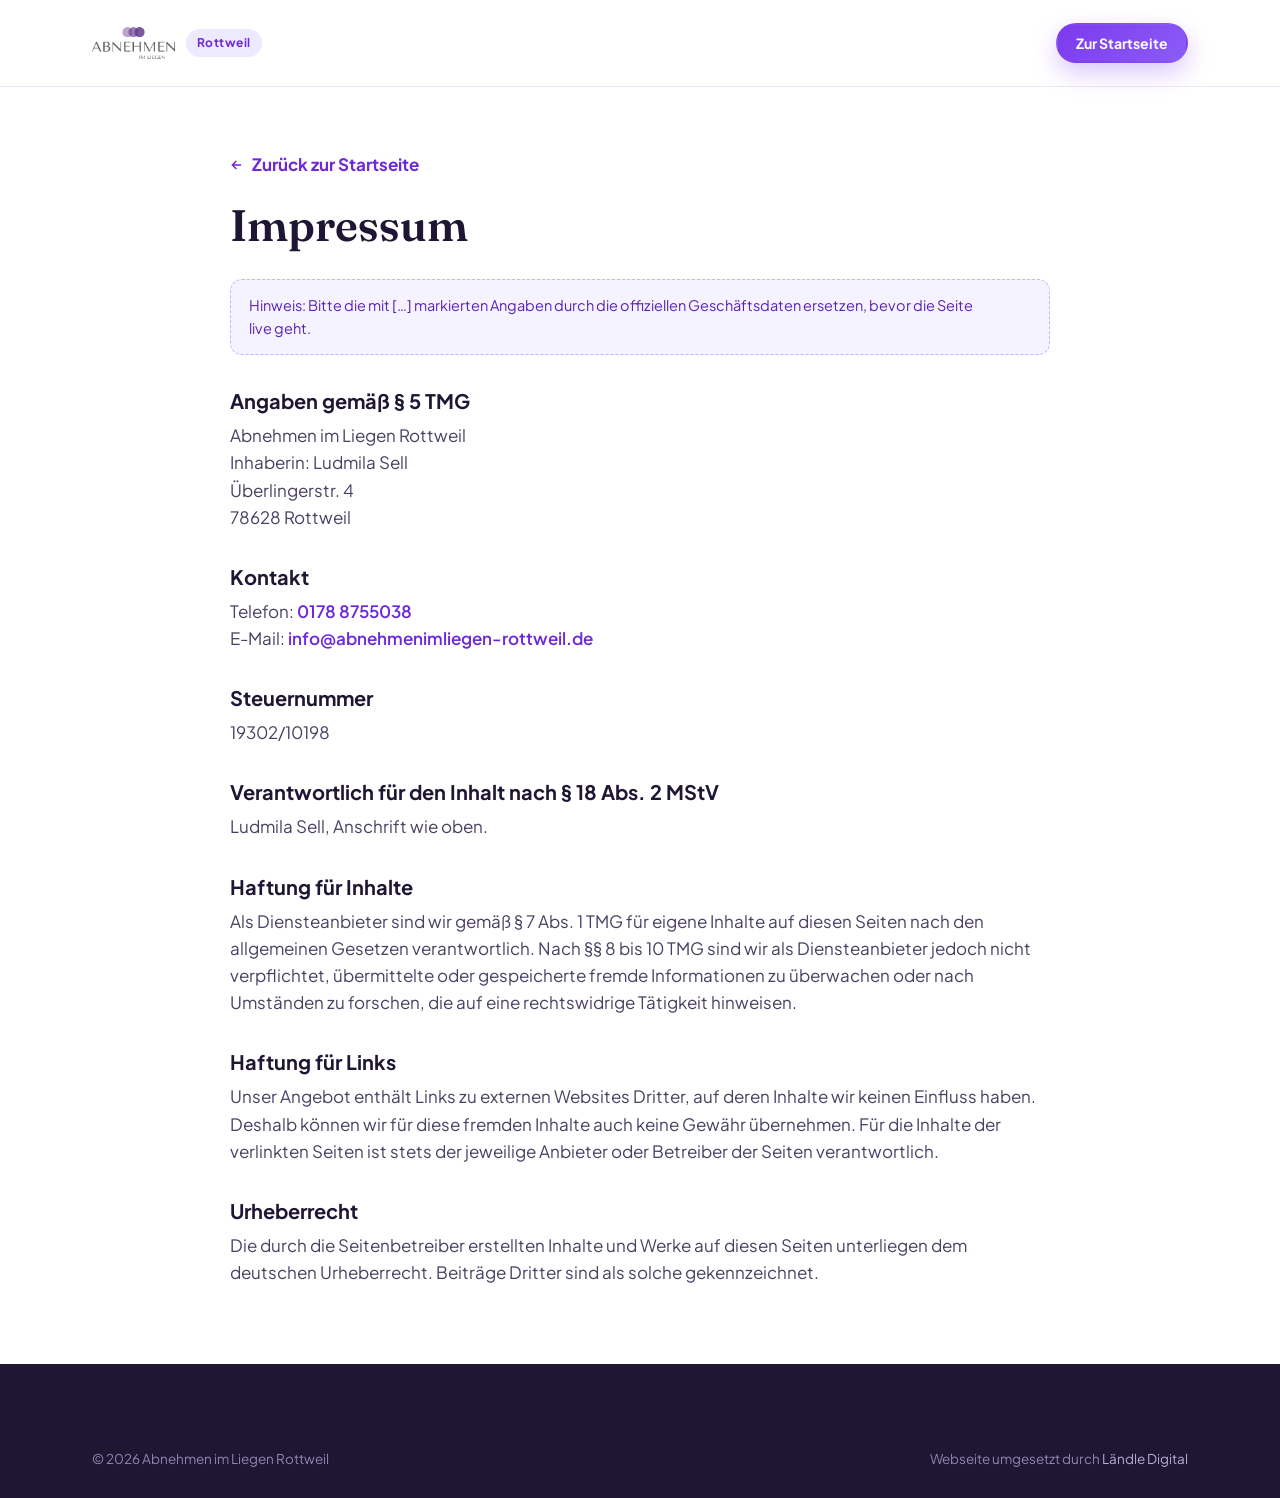
<file: impressum.html>
<!DOCTYPE html>
<html lang="de-DE">
<head>
<meta charset="UTF-8" />
<meta name="viewport" content="width=device-width, initial-scale=1.0" />
<title>Impressum · Abnehmen im Liegen Rottweil</title>
<meta name="description" content="Impressum von Abnehmen im Liegen Rottweil – Angaben gemäß § 5 TMG." />
<meta name="robots" content="noindex, follow" />
<meta name="theme-color" content="#7c3aed" />
<link rel="icon" href="Abnehmen-im-Liegen-Shop-13-.png" />
<!-- Schriften lokal gehostet (DSGVO: keine externen Font-CDNs) -->
<link rel="preload" href="fonts/fraunces-latin-full-normal.woff2" as="font" type="font/woff2" crossorigin />
<link rel="preload" href="fonts/plus-jakarta-sans-latin-400-normal.woff2" as="font" type="font/woff2" crossorigin />
<link rel="stylesheet" href="style.css" />
<style>
  .legal { max-width: 820px; margin: 0 auto; padding: 64px 0; }
  .legal h1 { font-family: var(--font-display); font-weight: 600; font-size: clamp(30px, 5vw, 44px); margin-bottom: 28px; }
  .legal h2 { font-size: 20px; margin: 34px 0 10px; }
  .legal p { color: var(--ink-2); margin: 0 0 14px; }
  .legal a { font-weight: 600; }
  .legal .note { background: var(--violet-50); border: 1px dashed var(--violet-300); border-radius: 12px; padding: 14px 18px; color: var(--violet-800); font-size: 14.5px; }
  .legal .back { display: inline-flex; align-items: center; gap: 8px; margin-bottom: 22px; font-weight: 700; }
</style>
</head>
<body>

<header class="topbar">
  <div class="shell topbar__inner">
    <a href="index.html" class="topbar__logo" aria-label="Abnehmen im Liegen Rottweil – Startseite">
      <img src="Abnehmen-im-Liegen-Shop-13-.png" alt="Abnehmen im Liegen" class="topbar__logo-img" width="1000" height="700" />
      <span class="topbar__logo-tag">Rottweil</span>
    </a>
    <a href="index.html" class="btn btn--primary btn--sm topbar__cta" style="margin-left:auto;">Zur Startseite</a>
  </div>
</header>

<main>
  <div class="shell">
    <div class="legal">
      <a href="index.html" class="back"><svg viewBox="0 0 24 24" width="14" height="14" fill="none" stroke="currentColor" stroke-width="2.5"><path d="M19 12H5M11 19l-7-7 7-7"/></svg> Zurück zur Startseite</a>
      <h1>Impressum</h1>

      <p class="note">Hinweis: Bitte die mit […] markierten Angaben durch die offiziellen Geschäftsdaten ersetzen, bevor die Seite live geht.</p>

      <h2>Angaben gemäß § 5 TMG</h2>
      <p>
        Abnehmen im Liegen Rottweil<br />
        Inhaberin: Ludmila Sell<br />
        Überlingerstr. 4<br />
        78628 Rottweil
      </p>

      <h2>Kontakt</h2>
      <p>
        Telefon: <a href="tel:+491788755038">0178 8755038</a><br />
        E-Mail: <a href="mailto:info@abnehmenimliegen-rottweil.de">info@abnehmenimliegen-rottweil.de</a>
      </p>

      <h2>Steuernummer</h2>
      <p>19302/10198</p>

      <h2>Verantwortlich für den Inhalt nach § 18 Abs. 2 MStV</h2>
      <p>Ludmila Sell, Anschrift wie oben.</p>

      <h2>Haftung für Inhalte</h2>
      <p>Als Diensteanbieter sind wir gemäß § 7 Abs. 1 TMG für eigene Inhalte auf diesen Seiten nach den allgemeinen Gesetzen verantwortlich. Nach §§ 8 bis 10 TMG sind wir als Diensteanbieter jedoch nicht verpflichtet, übermittelte oder gespeicherte fremde Informationen zu überwachen oder nach Umständen zu forschen, die auf eine rechtswidrige Tätigkeit hinweisen.</p>

      <h2>Haftung für Links</h2>
      <p>Unser Angebot enthält Links zu externen Websites Dritter, auf deren Inhalte wir keinen Einfluss haben. Deshalb können wir für diese fremden Inhalte auch keine Gewähr übernehmen. Für die Inhalte der verlinkten Seiten ist stets der jeweilige Anbieter oder Betreiber der Seiten verantwortlich.</p>

      <h2>Urheberrecht</h2>
      <p>Die durch die Seitenbetreiber erstellten Inhalte und Werke auf diesen Seiten unterliegen dem deutschen Urheberrecht. Beiträge Dritter sind als solche gekennzeichnet.</p>
    </div>
  </div>
</main>

<footer class="footer">
  <div class="shell">
    <div class="footer__bottom" style="margin-top:0;border-top:0;">
      <span>© <span id="year">2026</span> Abnehmen im Liegen Rottweil</span>
      <span>Webseite umgesetzt durch <a href="https://www.laendle-digital.com/">Ländle Digital</a></span>
    </div>
  </div>
</footer>
<script>document.getElementById("year").textContent = new Date().getFullYear();</script>
<!-- GoatCounter Analytics – datenschutzfreundlich, keine Cookies, DSGVO-konform -->
<script data-goatcounter="https://DEIN-CODE.goatcounter.com/count"
        async src="//gc.zgo.at/count.js"></script>
</body>
</html>
</file>
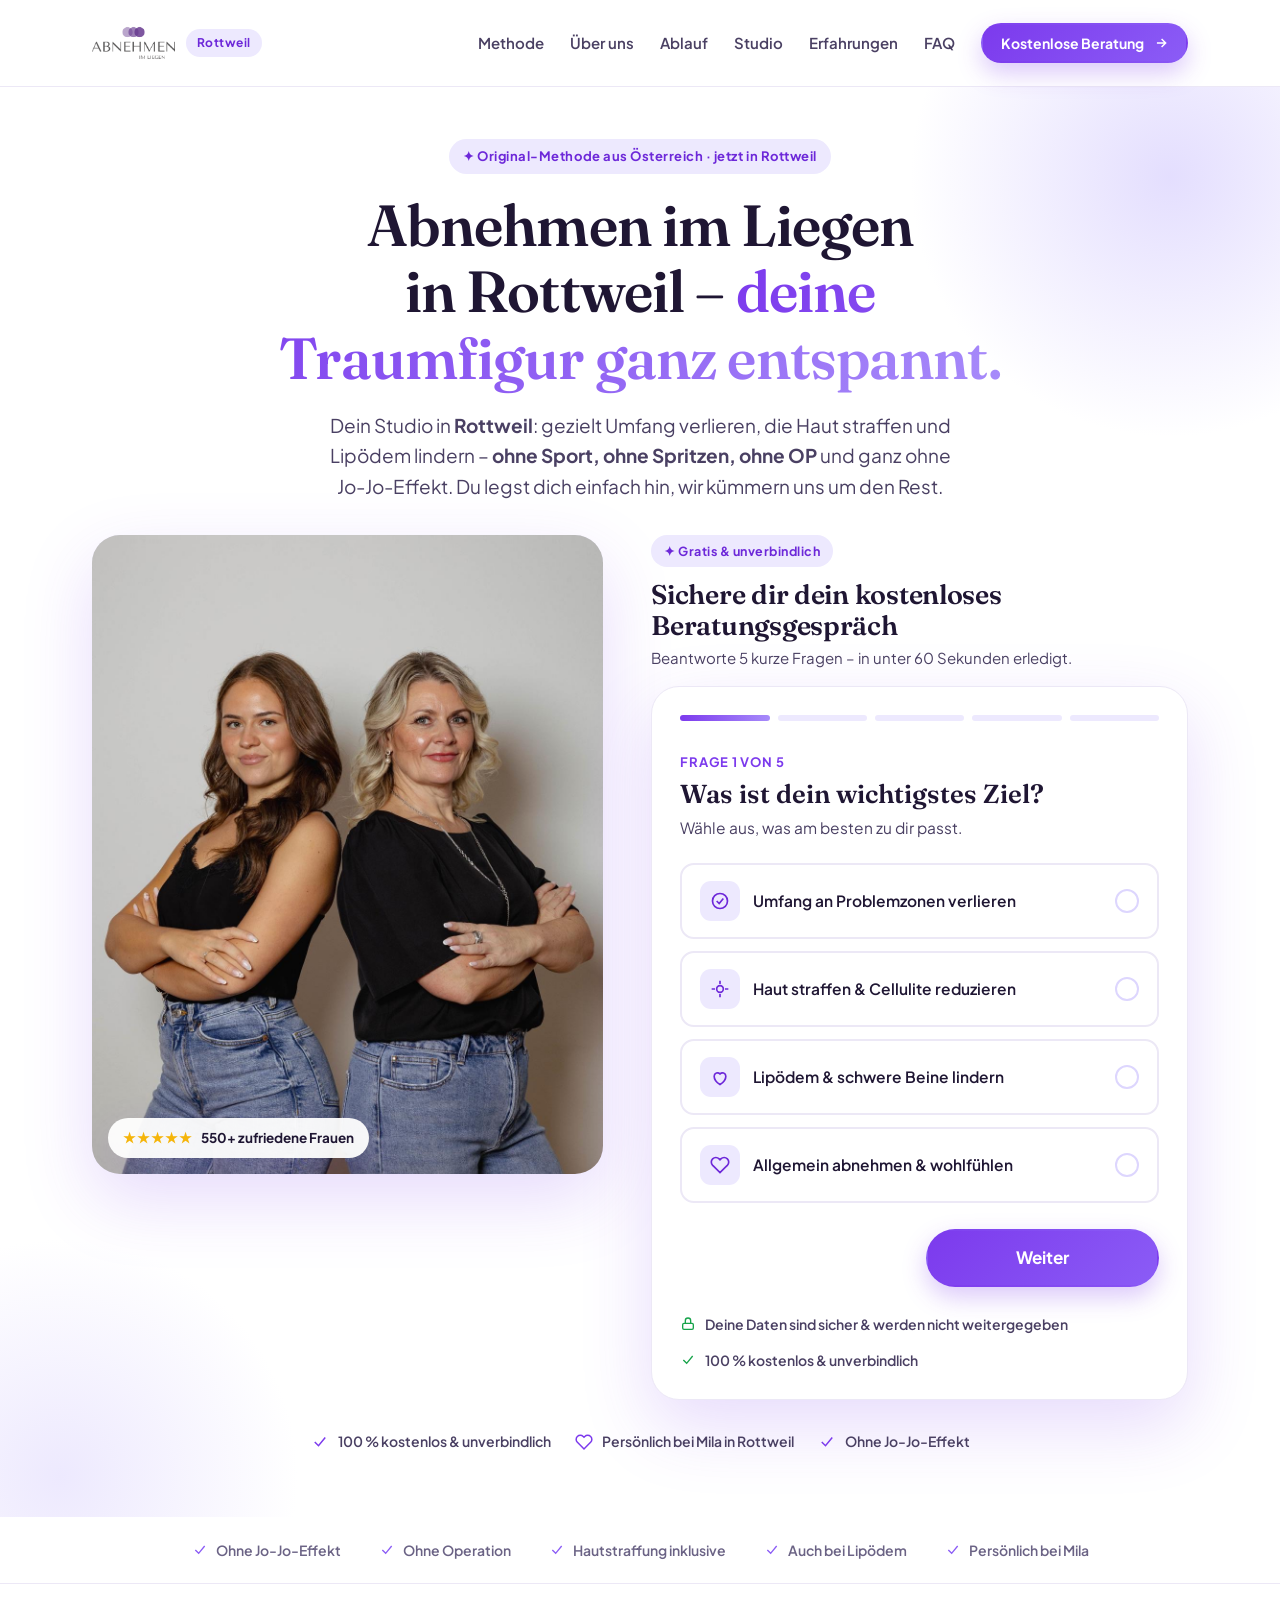
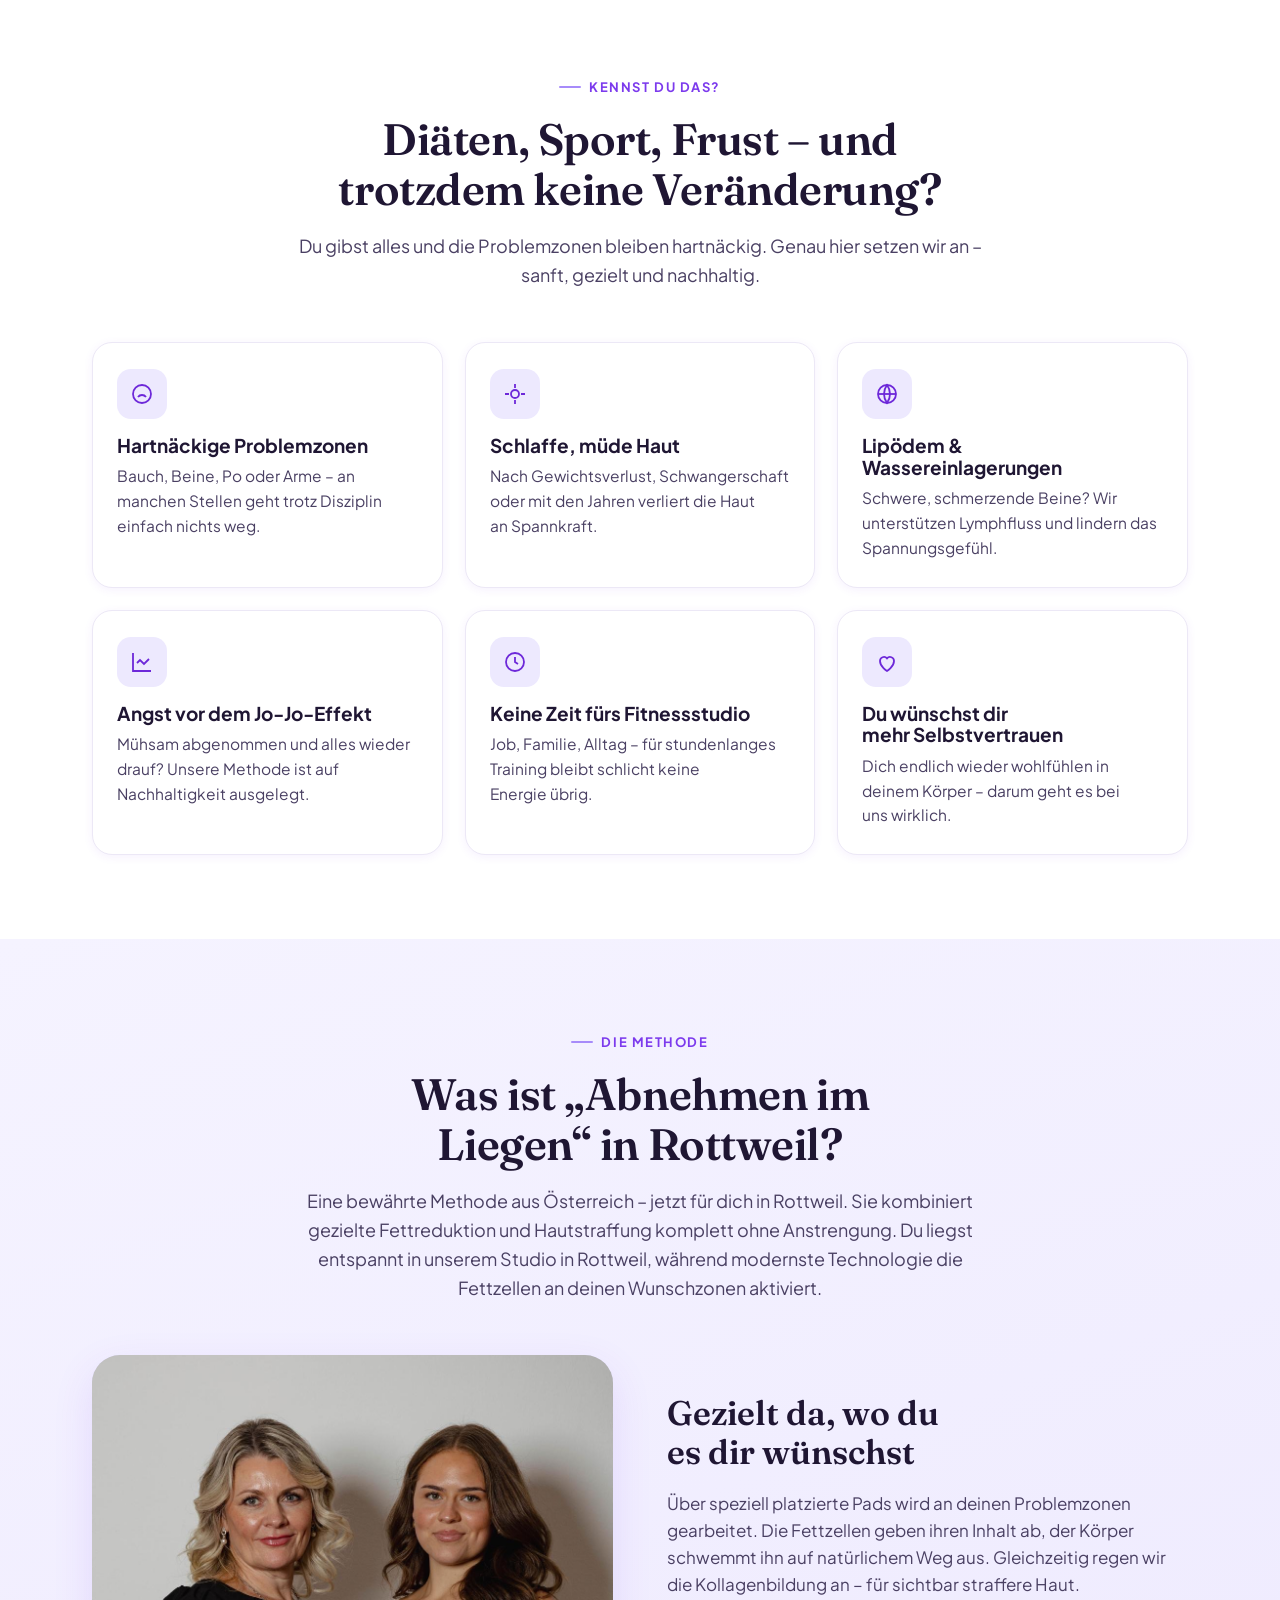
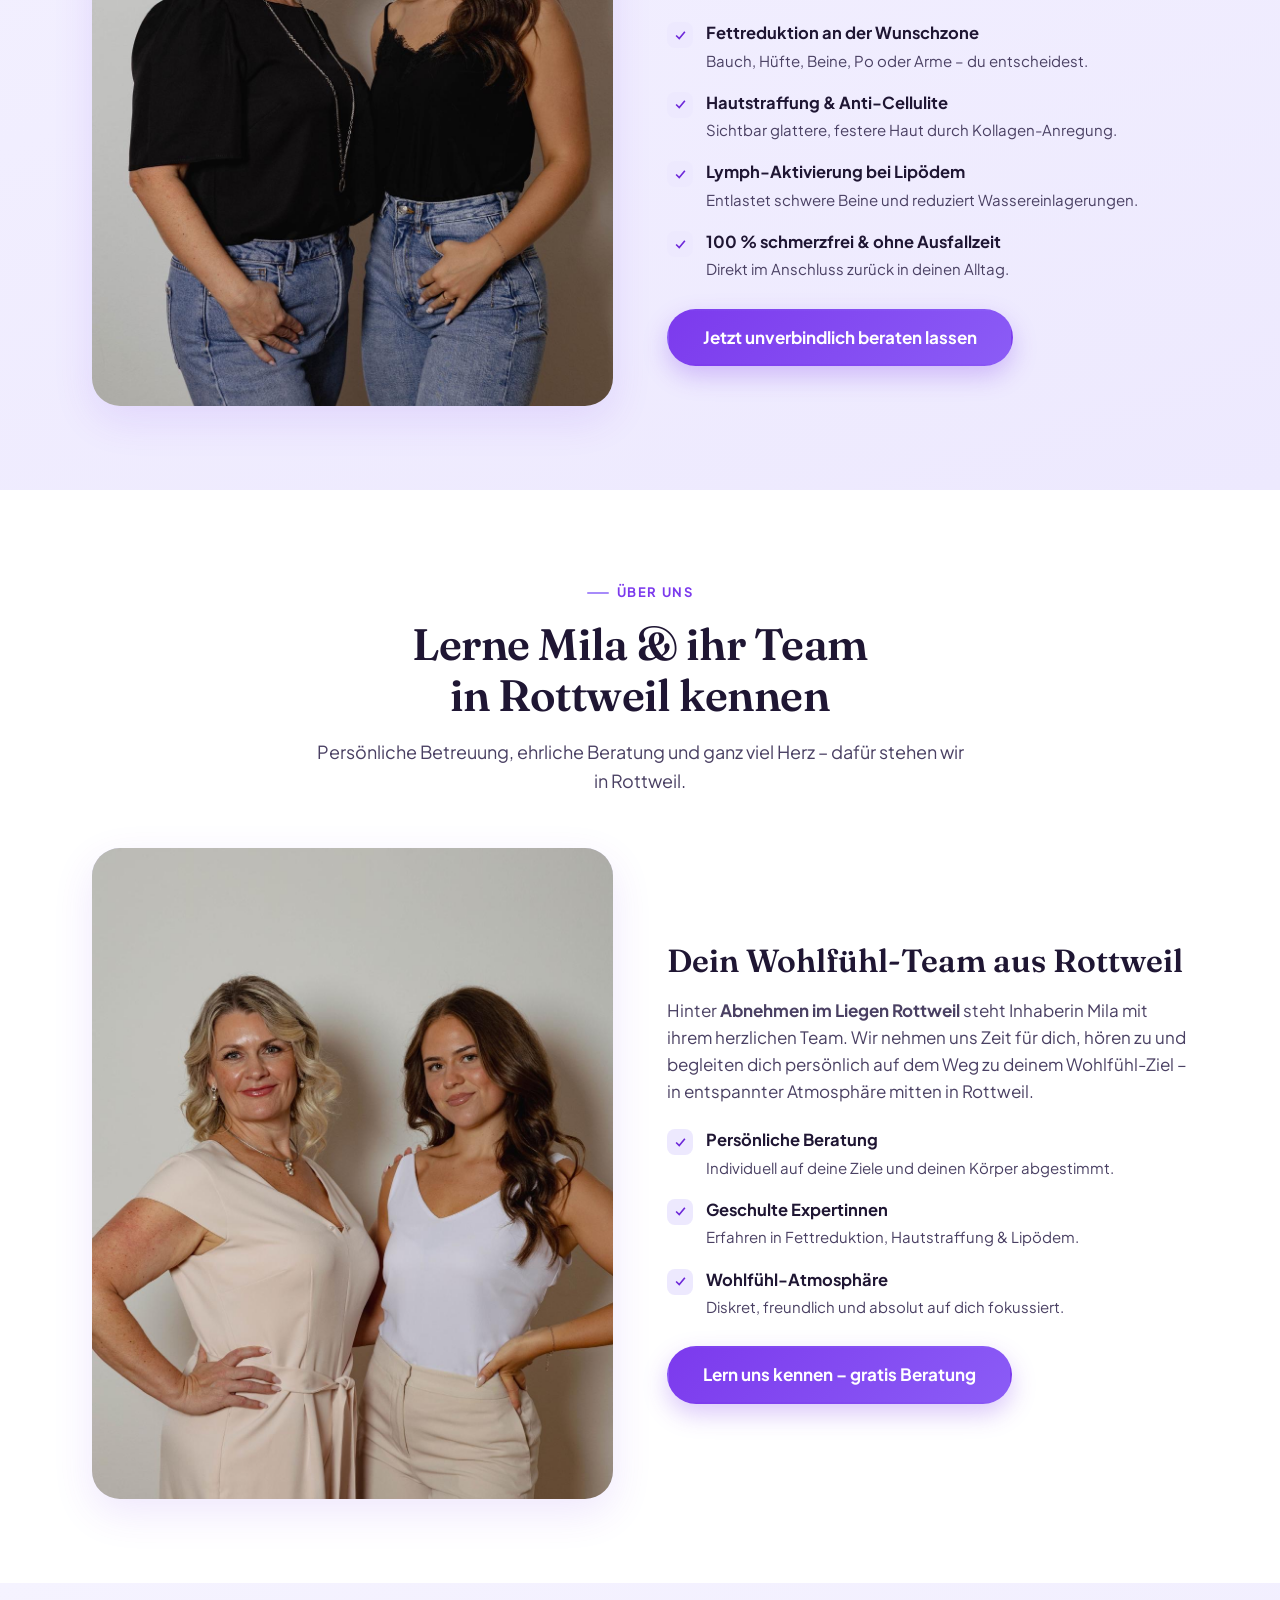
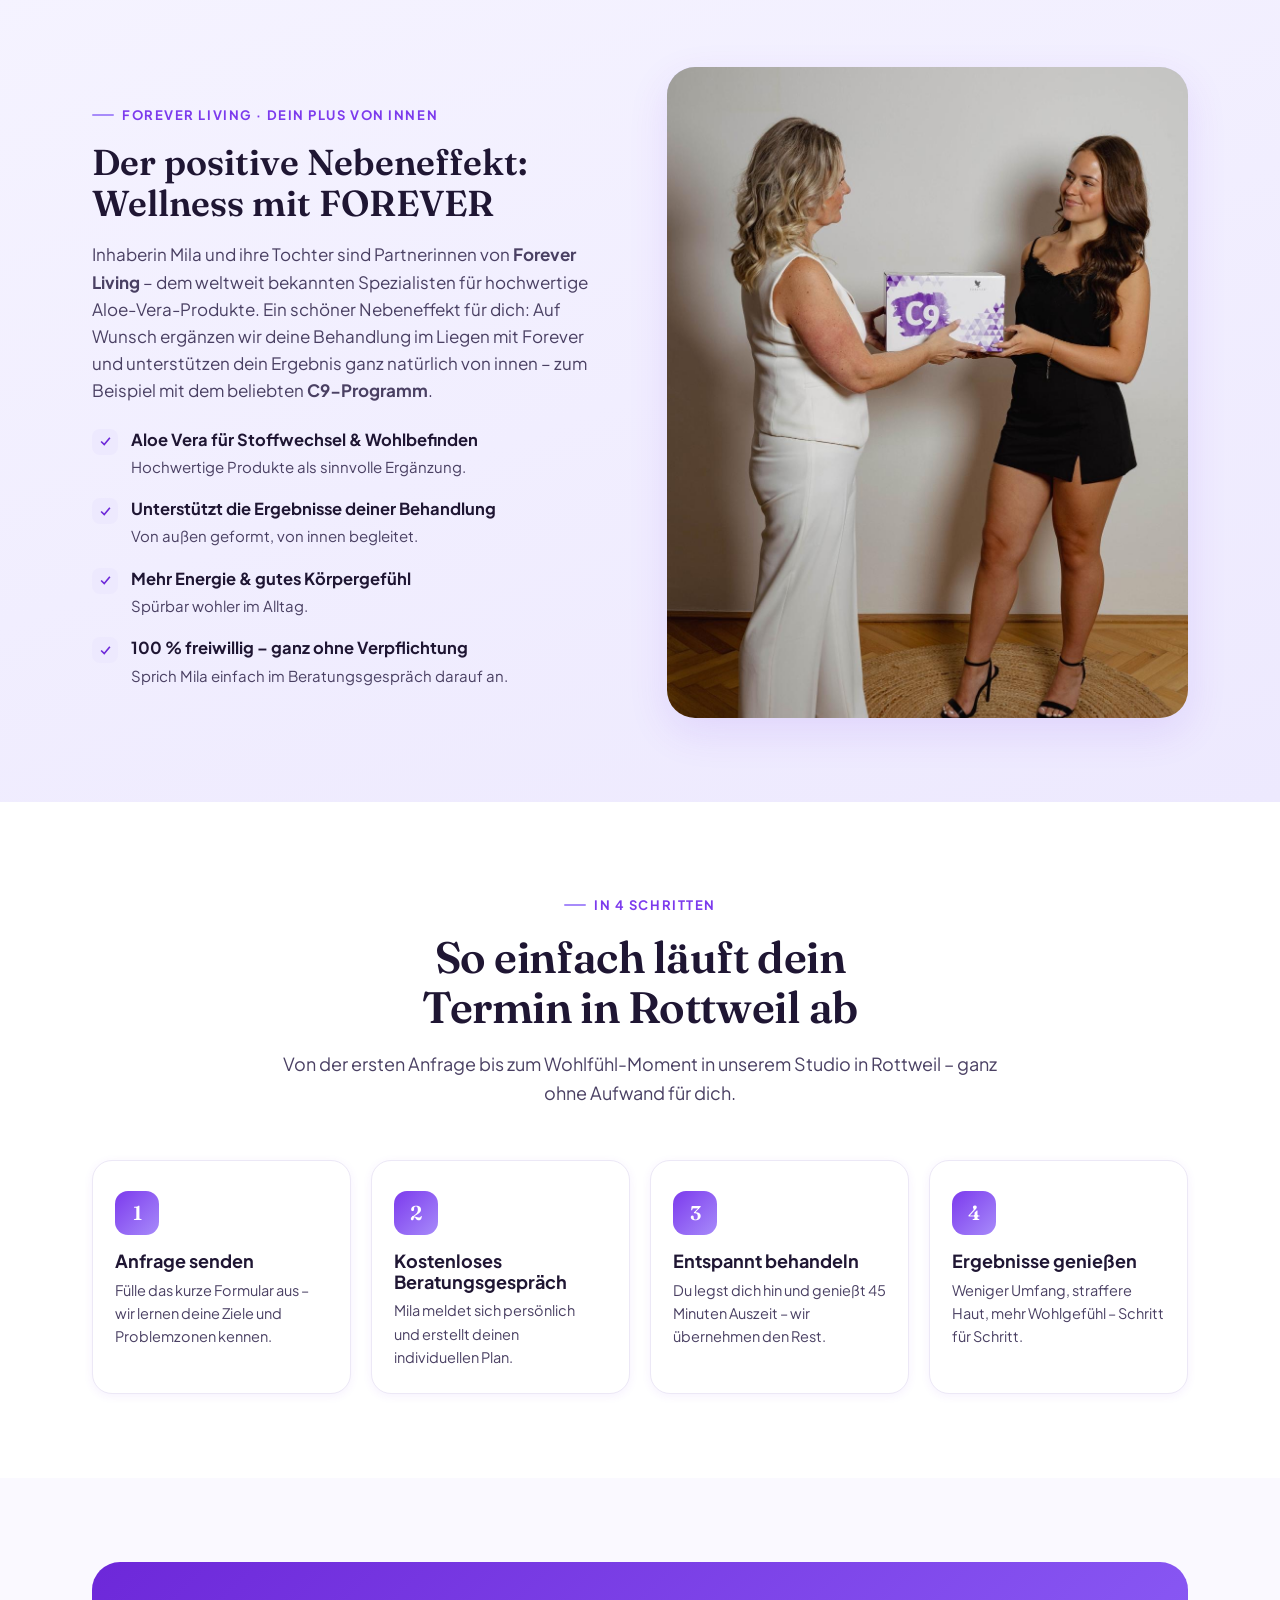
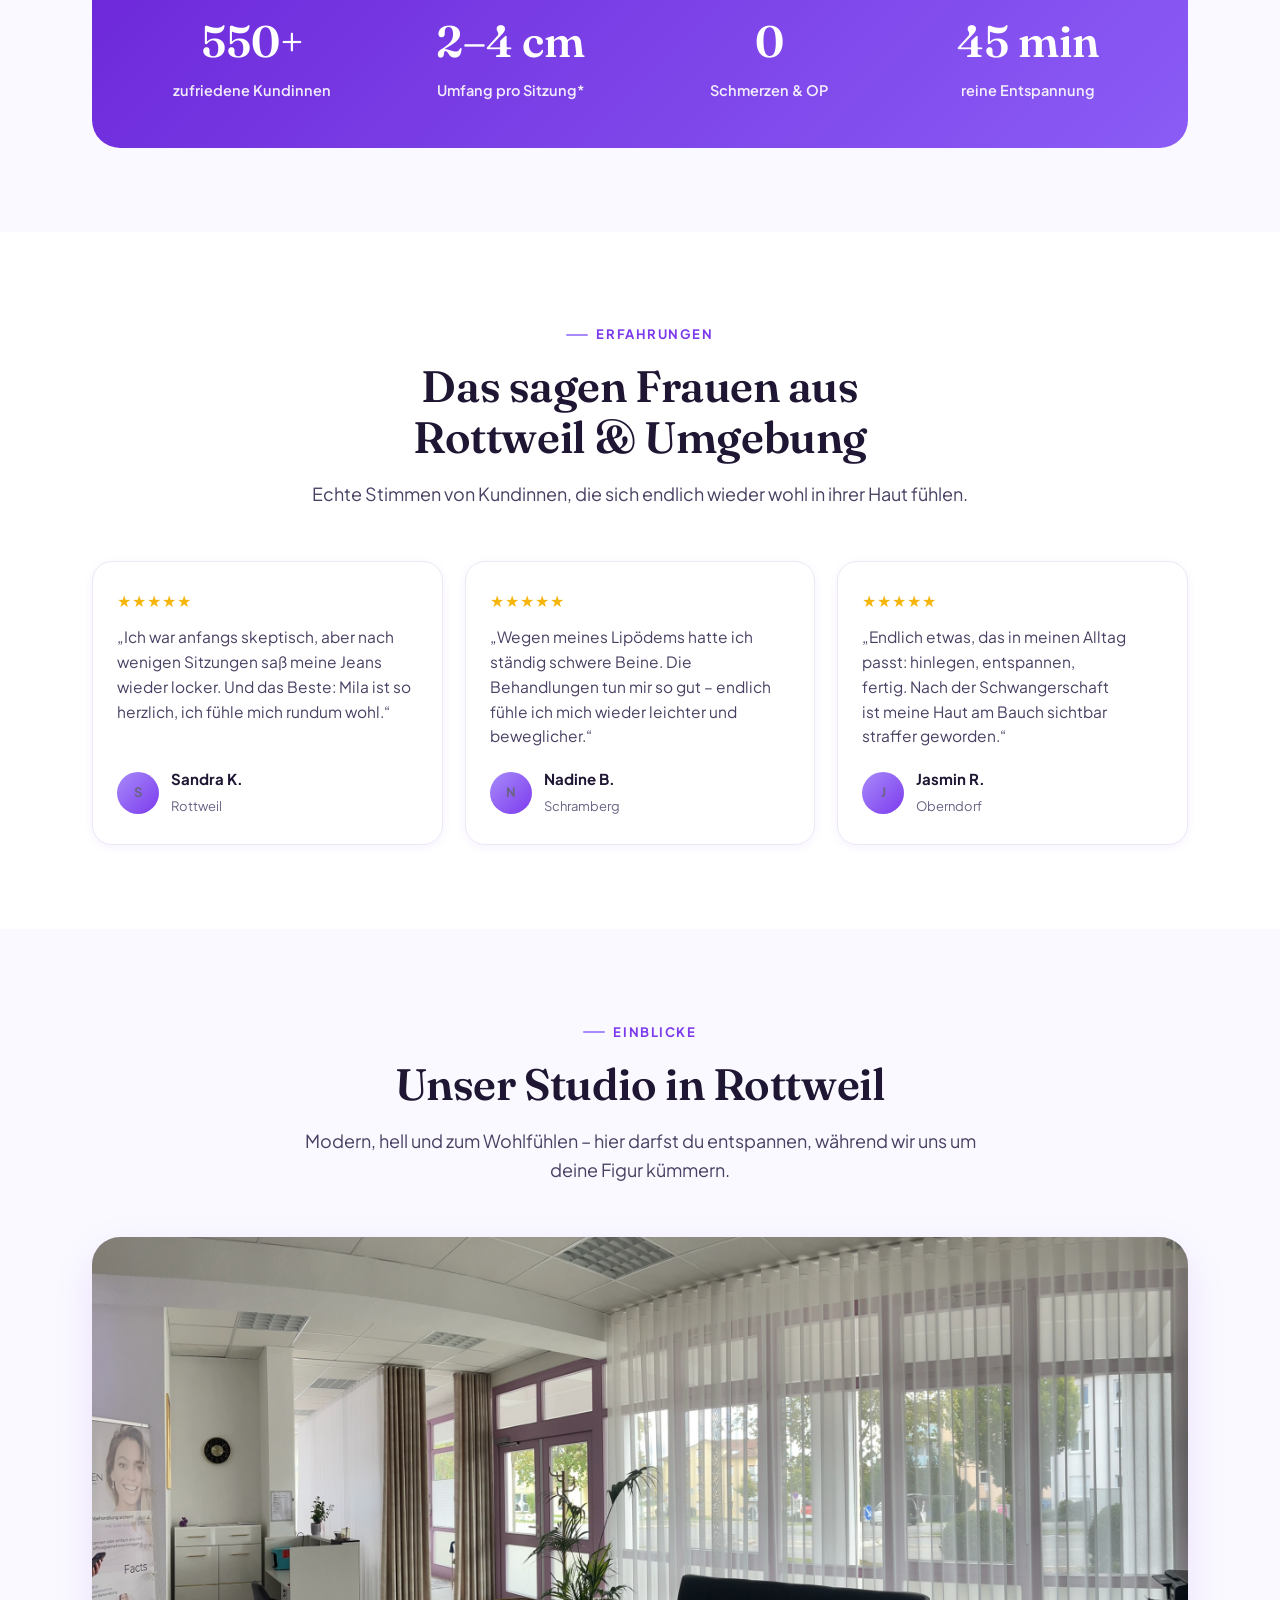
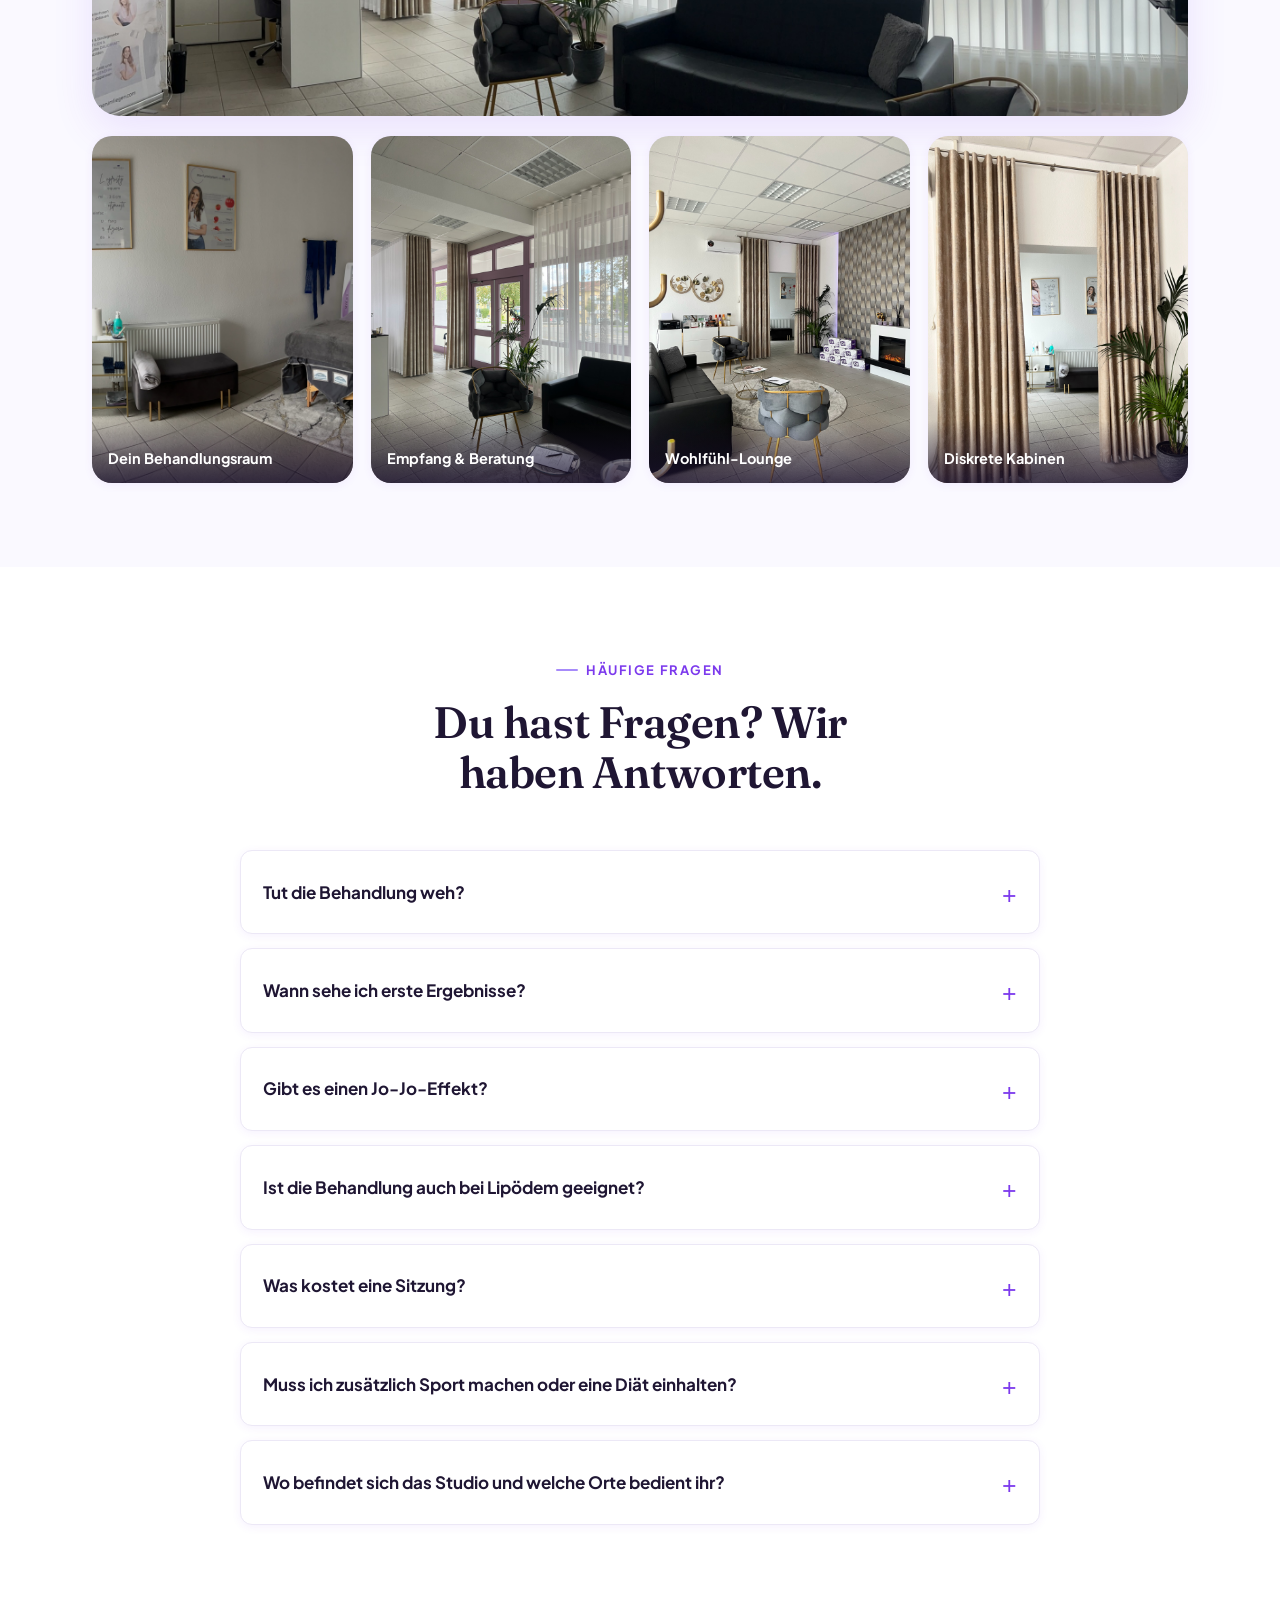
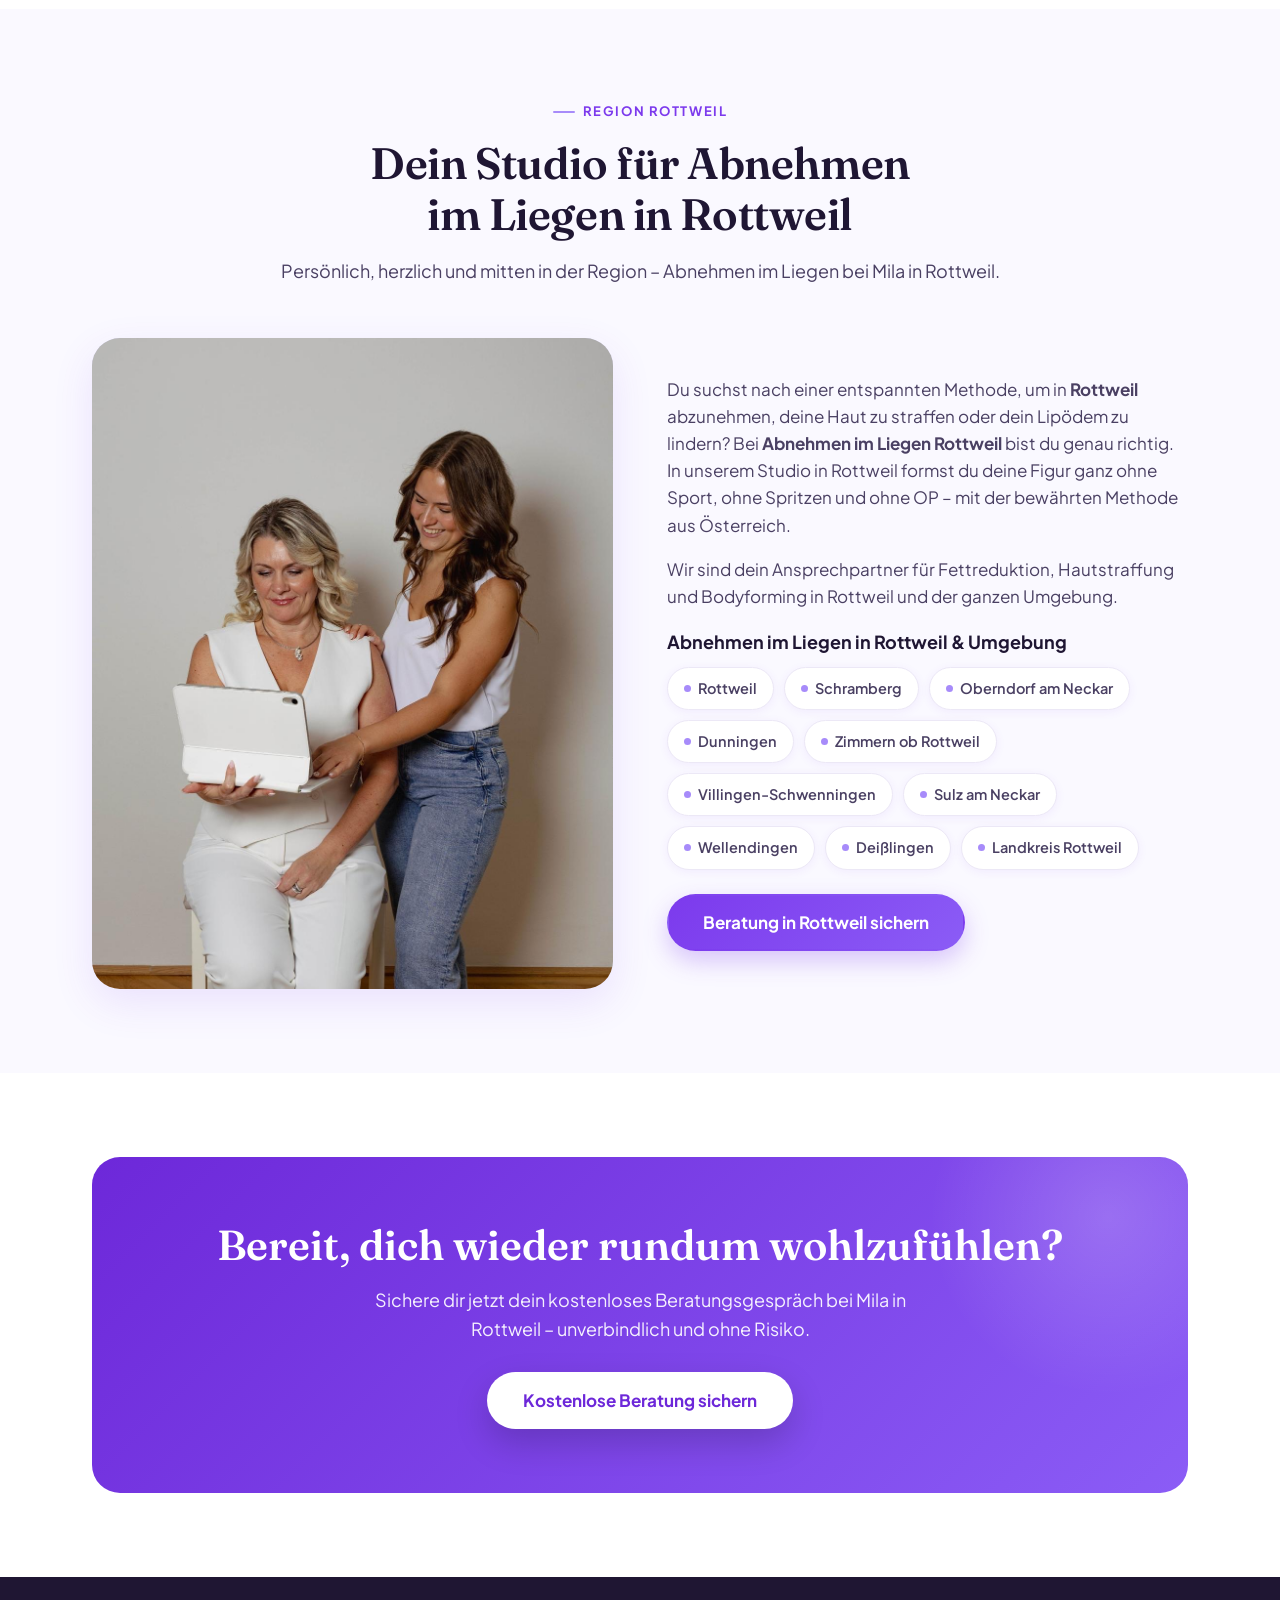
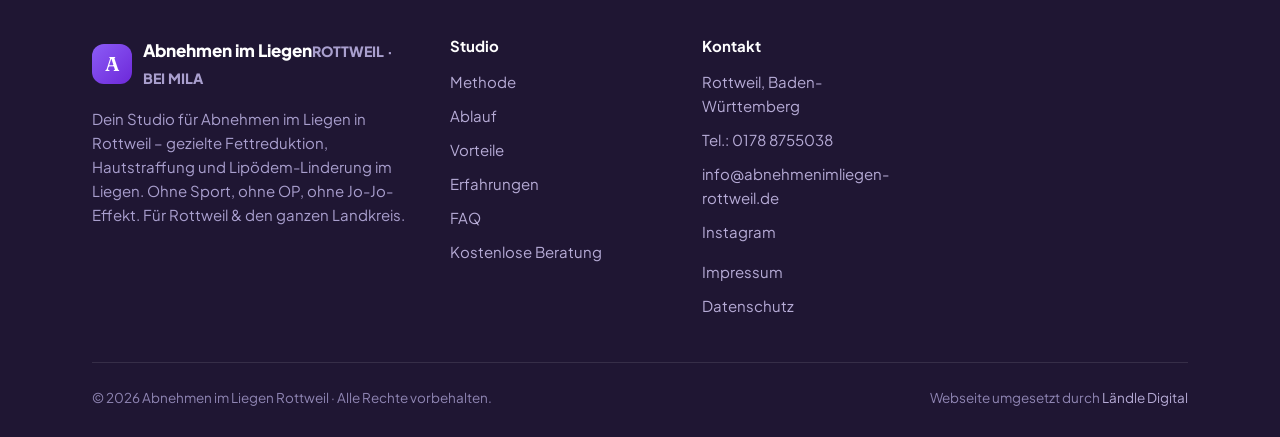
<file: index-19.html>
<!DOCTYPE html>
<html lang="de-DE">
<head>
<meta charset="UTF-8" />
<meta name="viewport" content="width=device-width, initial-scale=1.0" />
<meta http-equiv="X-UA-Compatible" content="IE=edge" />

<title>Abnehmen im Liegen Rottweil · Figur formen ohne Sport & ohne Jo-Jo-Effekt</title>
<meta name="description" content="Abnehmen im Liegen in Rottweil bei Mila – entspannt Fett verlieren, Haut straffen & Lipödem lindern. Ganz ohne Anstrengung, ohne OP und ohne Jo-Jo-Effekt. Jetzt kostenloses & unverbindliches Beratungsgespräch sichern." />
<meta name="keywords" content="Abnehmen im Liegen Rottweil, Abnehmen ohne Sport Rottweil, Fettreduktion Rottweil, Hautstraffung Rottweil, Lipödem Rottweil, EMS Rottweil, Bodyforming Rottweil, Cellulite Rottweil, Figur formen Rottweil" />
<meta name="author" content="Abnehmen im Liegen Rottweil" />
<meta name="robots" content="index, follow, max-image-preview:large, max-snippet:-1" />
<meta name="theme-color" content="#7c3aed" />
<meta name="format-detection" content="telephone=yes" />
<meta name="geo.region" content="DE-BW" />
<meta name="geo.placename" content="Rottweil" />
<meta name="geo.position" content="48.1681;8.6273" />
<meta name="ICBM" content="48.1681, 8.6273" />

<link rel="canonical" href="https://www.abnehmenimliegen-rottweil.de/" />

<!-- Open Graph -->
<meta property="og:type" content="website" />
<meta property="og:locale" content="de_DE" />
<meta property="og:site_name" content="Abnehmen im Liegen Rottweil" />
<meta property="og:title" content="Abnehmen im Liegen Rottweil · Figur formen ohne Sport" />
<meta property="og:description" content="Entspannt Fett verlieren, Haut straffen & Lipödem lindern – ohne OP, ohne Jo-Jo-Effekt. Jetzt kostenloses Beratungsgespräch sichern." />
<meta property="og:url" content="https://www.abnehmenimliegen-rottweil.de/" />

<meta name="twitter:card" content="summary_large_image" />
<meta name="twitter:title" content="Abnehmen im Liegen Rottweil" />
<meta name="twitter:description" content="Entspannt Fett verlieren – ohne Sport, ohne OP, ohne Jo-Jo-Effekt." />

<link rel="icon" href="Abnehmen-im-Liegen-Shop-13-.png" />
<link rel="preconnect" href="https://fonts.googleapis.com" />
<link rel="preconnect" href="https://fonts.gstatic.com" crossorigin />
<link rel="dns-prefetch" href="https://formsubmit.co" />
<link href="https://fonts.googleapis.com/css2?family=Fraunces:opsz,wght@9..144,400;9..144,500;9..144,600&family=Plus+Jakarta+Sans:wght@400;500;600;700;800&display=swap" rel="stylesheet" />
<link rel="stylesheet" href="style.css" />

<!-- Structured Data -->
<script type="application/ld+json">
{
  "@context": "https://schema.org",
  "@type": "HealthAndBeautyBusiness",
  "name": "Abnehmen im Liegen Rottweil",
  "description": "Studio in Rottweil für entspannte Fettreduktion, Hautstraffung und Figurformung im Liegen – ohne Sport, ohne OP, ohne Jo-Jo-Effekt. Für Rottweil und den gesamten Landkreis.",
  "image": "https://www.abnehmenimliegen-rottweil.de/og-image.jpg",
  "url": "https://www.abnehmenimliegen-rottweil.de/",
  "telephone": "+491788755038",
  "email": "info@abnehmenimliegen-rottweil.de",
  "priceRange": "€€",
  "address": {
    "@type": "PostalAddress",
    "addressLocality": "Rottweil",
    "postalCode": "78628",
    "addressRegion": "Baden-Württemberg",
    "addressCountry": "DE"
  },
  "geo": { "@type": "GeoCoordinates", "latitude": 48.1681, "longitude": 8.6273 },
  "areaServed": [
    { "@type": "City", "name": "Rottweil" },
    { "@type": "City", "name": "Schramberg" },
    { "@type": "City", "name": "Oberndorf am Neckar" },
    { "@type": "City", "name": "Dunningen" },
    { "@type": "City", "name": "Zimmern ob Rottweil" },
    { "@type": "City", "name": "Villingen-Schwenningen" },
    { "@type": "AdministrativeArea", "name": "Landkreis Rottweil" }
  ],
  "sameAs": [ "https://www.instagram.com/abnehmenimliegen_rottweil/" ]
}
</script>
</head>
<body>

<!-- ============================================================
     TOPBAR
============================================================= -->
<header class="topbar">
  <div class="shell topbar__inner">
    <a href="#top" class="topbar__logo" aria-label="Abnehmen im Liegen Rottweil – Startseite">
      <img src="Abnehmen-im-Liegen-Shop-13-.png" alt="Abnehmen im Liegen" class="topbar__logo-img" width="1000" height="700" />
      <span class="topbar__logo-tag">Rottweil</span>
    </a>
    <nav class="topbar__nav" aria-label="Hauptnavigation">
      <a href="#methode">Methode</a>
      <a href="#ueber-uns">Über uns</a>
      <a href="#ablauf">Ablauf</a>
      <a href="#studio">Studio</a>
      <a href="#stimmen">Erfahrungen</a>
      <a href="#faq">FAQ</a>
    </nav>
    <a href="#beratung" class="btn btn--primary btn--sm topbar__cta">
      Kostenlose Beratung
      <svg viewBox="0 0 24 24" width="14" height="14" fill="none" stroke="currentColor" stroke-width="2.5"><path d="M5 12h14M13 5l7 7-7 7"/></svg>
    </a>
    <button class="burger" id="burger" aria-label="Menü öffnen" aria-expanded="false">
      <span></span><span></span><span></span>
    </button>
  </div>
  <div class="topbar__mobile" id="topbarMobile">
    <a href="#methode">Methode</a>
    <a href="#ueber-uns">Über uns</a>
    <a href="#ablauf">Ablauf</a>
    <a href="#studio">Studio</a>
    <a href="#stimmen">Erfahrungen</a>
    <a href="#faq">FAQ</a>
    <a href="#beratung" class="btn btn--primary btn--block">Kostenlose Beratung sichern</a>
  </div>
</header>

<main id="top">

<!-- ============================================================
     HERO
============================================================= -->
<section class="hero">
  <div class="shell">
    <div class="hero__head">
      <span class="hero__badge">✦ Original-Methode aus Österreich · jetzt in Rottweil</span>
      <h1>Abnehmen im Liegen in Rottweil – <span class="grad">deine Traumfigur ganz entspannt.</span></h1>
      <p class="hero__lead">
        Dein Studio in <strong>Rottweil</strong>: gezielt Umfang verlieren, die Haut straffen und
        Lipödem lindern – <strong>ohne Sport, ohne Spritzen, ohne OP</strong> und ganz ohne Jo-Jo-Effekt.
        Du legst dich einfach hin, wir kümmern uns um den Rest.
      </p>
    </div>

    <div class="hero__grid">
      <figure class="hero__media">
        <img src="IMG_0043.jpeg" alt="Mila und ihre Tochter – dein Team von Abnehmen im Liegen in Rottweil" fetchpriority="high" width="1066" height="1600" />
        <figcaption class="hero__media-badge">
          <span class="stars">★★★★★</span> 550+ zufriedene Frauen
        </figcaption>
      </figure>

      <div class="hero__form" id="beratung">
        <div class="hero__form-head">
          <span class="hero__form-badge">✦ Gratis &amp; unverbindlich</span>
          <h2>Sichere dir dein kostenloses Beratungsgespräch</h2>
          <p>Beantworte 5 kurze Fragen – in unter 60&nbsp;Sekunden erledigt.</p>
        </div>
        <div class="form-wrap" id="formCard">
      <div class="form-progress" aria-hidden="true">
        <span class="is-active"></span><span></span><span></span><span></span><span></span>
      </div>

      <form id="leadForm"
            action="https://formsubmit.co/info@abnehmenimliegen-rottweil.de"
            method="POST" novalidate>
        <input type="hidden" name="_subject" value="Neue Anfrage · Abnehmen im Liegen Rottweil" />
        <input type="hidden" name="_template" value="table" />
        <input type="hidden" name="_captcha" value="false" />
        <input type="hidden" name="_next" value="https://www.abnehmenimliegen-rottweil.de/?lead=ok" />
        <input type="hidden" name="Quelle" value="Landingpage / Meta Ads" />

        <!-- Schritt 1: Ziel -->
        <div class="fstep is-active" data-autonext="true">
          <div class="fstep__head">
            <span class="fstep__kicker">Frage 1 von 5</span>
            <h3>Was ist dein wichtigstes Ziel?</h3>
            <p>Wähle aus, was am besten zu dir passt.</p>
          </div>
          <div class="opt-grid" data-required-group="Ziel">
            <label class="opt">
              <input type="radio" name="Ziel" value="Umfang / Fett an Problemzonen reduzieren" />
              <span class="opt__ico"><svg viewBox="0 0 24 24" width="20" height="20" fill="none" stroke="currentColor" stroke-width="2"><path d="M3 12a9 9 0 1 0 18 0 9 9 0 0 0-18 0z"/><path d="m8 12 3 3 5-6"/></svg></span>
              Umfang an Problemzonen verlieren
              <span class="opt__check"><svg viewBox="0 0 24 24" width="13" height="13" fill="none" stroke="currentColor" stroke-width="3"><path d="m5 12 5 5 9-11"/></svg></span>
            </label>
            <label class="opt">
              <input type="radio" name="Ziel" value="Haut straffen / Cellulite reduzieren" />
              <span class="opt__ico"><svg viewBox="0 0 24 24" width="20" height="20" fill="none" stroke="currentColor" stroke-width="2"><path d="M12 2v4M12 18v4M2 12h4M18 12h4"/><circle cx="12" cy="12" r="4"/></svg></span>
              Haut straffen & Cellulite reduzieren
              <span class="opt__check"><svg viewBox="0 0 24 24" width="13" height="13" fill="none" stroke="currentColor" stroke-width="3"><path d="m5 12 5 5 9-11"/></svg></span>
            </label>
            <label class="opt">
              <input type="radio" name="Ziel" value="Lipödem / schwere Beine lindern" />
              <span class="opt__ico"><svg viewBox="0 0 24 24" width="20" height="20" fill="none" stroke="currentColor" stroke-width="2"><path d="M12 21s-7-4.35-7-10a4 4 0 0 1 7-2.65A4 4 0 0 1 19 11c0 5.65-7 10-7 10z"/></svg></span>
              Lipödem & schwere Beine lindern
              <span class="opt__check"><svg viewBox="0 0 24 24" width="13" height="13" fill="none" stroke="currentColor" stroke-width="3"><path d="m5 12 5 5 9-11"/></svg></span>
            </label>
            <label class="opt">
              <input type="radio" name="Ziel" value="Allgemein abnehmen & wohlfühlen" />
              <span class="opt__ico"><svg viewBox="0 0 24 24" width="20" height="20" fill="none" stroke="currentColor" stroke-width="2"><path d="M20.84 4.61a5.5 5.5 0 0 0-7.78 0L12 5.67l-1.06-1.06a5.5 5.5 0 0 0-7.78 7.78l1.06 1.06L12 21.23l7.78-7.78 1.06-1.06a5.5 5.5 0 0 0 0-7.78z"/></svg></span>
              Allgemein abnehmen & wohlfühlen
              <span class="opt__check"><svg viewBox="0 0 24 24" width="13" height="13" fill="none" stroke="currentColor" stroke-width="3"><path d="m5 12 5 5 9-11"/></svg></span>
            </label>
          </div>
        </div>

        <!-- Schritt 2: Problemzonen (Mehrfach) -->
        <div class="fstep">
          <div class="fstep__head">
            <span class="fstep__kicker">Frage 2 von 5</span>
            <h3>Welche Zonen möchtest du angehen?</h3>
            <p>Mehrfachauswahl möglich.</p>
          </div>
          <div class="opt-grid opt-grid--2" data-required-group="Problemzonen">
            <label class="opt"><input type="checkbox" name="Problemzonen" value="Bauch & Taille" /> Bauch & Taille <span class="opt__check"><svg viewBox="0 0 24 24" width="13" height="13" fill="none" stroke="currentColor" stroke-width="3"><path d="m5 12 5 5 9-11"/></svg></span></label>
            <label class="opt"><input type="checkbox" name="Problemzonen" value="Hüfte & Po" /> Hüfte & Po <span class="opt__check"><svg viewBox="0 0 24 24" width="13" height="13" fill="none" stroke="currentColor" stroke-width="3"><path d="m5 12 5 5 9-11"/></svg></span></label>
            <label class="opt"><input type="checkbox" name="Problemzonen" value="Oberschenkel" /> Oberschenkel <span class="opt__check"><svg viewBox="0 0 24 24" width="13" height="13" fill="none" stroke="currentColor" stroke-width="3"><path d="m5 12 5 5 9-11"/></svg></span></label>
            <label class="opt"><input type="checkbox" name="Problemzonen" value="Arme" /> Arme <span class="opt__check"><svg viewBox="0 0 24 24" width="13" height="13" fill="none" stroke="currentColor" stroke-width="3"><path d="m5 12 5 5 9-11"/></svg></span></label>
            <label class="opt"><input type="checkbox" name="Problemzonen" value="Rücken" /> Rücken <span class="opt__check"><svg viewBox="0 0 24 24" width="13" height="13" fill="none" stroke="currentColor" stroke-width="3"><path d="m5 12 5 5 9-11"/></svg></span></label>
            <label class="opt"><input type="checkbox" name="Problemzonen" value="Ganzer Körper" /> Ganzer Körper <span class="opt__check"><svg viewBox="0 0 24 24" width="13" height="13" fill="none" stroke="currentColor" stroke-width="3"><path d="m5 12 5 5 9-11"/></svg></span></label>
          </div>
        </div>

        <!-- Schritt 3: Herausforderung / bisher probiert -->
        <div class="fstep">
          <div class="fstep__head">
            <span class="fstep__kicker">Frage 3 von 5</span>
            <h3>Was war bisher deine größte Herausforderung?</h3>
            <p>So verstehen wir deine Situation besser.</p>
          </div>
          <div class="opt-grid" data-required-group="Herausforderung">
            <label class="opt"><input type="radio" name="Herausforderung" value="Diäten haben nicht funktioniert / Jo-Jo-Effekt" /> Diäten brachten nichts oder den Jo-Jo-Effekt <span class="opt__check"><svg viewBox="0 0 24 24" width="13" height="13" fill="none" stroke="currentColor" stroke-width="3"><path d="m5 12 5 5 9-11"/></svg></span></label>
            <label class="opt"><input type="radio" name="Herausforderung" value="Keine Zeit für Sport / Studio" /> Keine Zeit für Sport oder Fitnessstudio <span class="opt__check"><svg viewBox="0 0 24 24" width="13" height="13" fill="none" stroke="currentColor" stroke-width="3"><path d="m5 12 5 5 9-11"/></svg></span></label>
            <label class="opt"><input type="radio" name="Herausforderung" value="Hartnäckige Problemzonen trotz Sport" /> Problemzonen bleiben trotz Sport hartnäckig <span class="opt__check"><svg viewBox="0 0 24 24" width="13" height="13" fill="none" stroke="currentColor" stroke-width="3"><path d="m5 12 5 5 9-11"/></svg></span></label>
            <label class="opt"><input type="radio" name="Herausforderung" value="Gesundheitliche Gründe / Lipödem" /> Gesundheitliche Gründe (z. B. Lipödem) <span class="opt__check"><svg viewBox="0 0 24 24" width="13" height="13" fill="none" stroke="currentColor" stroke-width="3"><path d="m5 12 5 5 9-11"/></svg></span></label>
          </div>
        </div>

        <!-- Schritt 4: Zeitrahmen -->
        <div class="fstep" data-autonext="true">
          <div class="fstep__head">
            <span class="fstep__kicker">Frage 4 von 5</span>
            <h3>Wann möchtest du starten?</h3>
            <p>Damit wir dir einen passenden Termin anbieten können.</p>
          </div>
          <div class="opt-grid" data-required-group="Zeitrahmen">
            <label class="opt"><input type="radio" name="Zeitrahmen" value="So schnell wie möglich" /> So schnell wie möglich <span class="opt__check"><svg viewBox="0 0 24 24" width="13" height="13" fill="none" stroke="currentColor" stroke-width="3"><path d="m5 12 5 5 9-11"/></svg></span></label>
            <label class="opt"><input type="radio" name="Zeitrahmen" value="Innerhalb der nächsten 2–4 Wochen" /> In den nächsten 2–4 Wochen <span class="opt__check"><svg viewBox="0 0 24 24" width="13" height="13" fill="none" stroke="currentColor" stroke-width="3"><path d="m5 12 5 5 9-11"/></svg></span></label>
            <label class="opt"><input type="radio" name="Zeitrahmen" value="Erst mal unverbindlich informieren" /> Erst mal unverbindlich informieren <span class="opt__check"><svg viewBox="0 0 24 24" width="13" height="13" fill="none" stroke="currentColor" stroke-width="3"><path d="m5 12 5 5 9-11"/></svg></span></label>
          </div>
        </div>

        <!-- Schritt 5: Kontaktdaten -->
        <div class="fstep">
          <div class="fstep__head">
            <span class="fstep__kicker">Letzter Schritt</span>
            <h3>Wohin dürfen wir uns melden?</h3>
            <p>Mila ruft dich persönlich zurück – kostenlos & unverbindlich.</p>
          </div>
          <div class="field--grid">
            <label class="field"><span>Vorname *</span>
              <input type="text" name="Vorname" required autocomplete="given-name" placeholder="Dein Vorname" />
            </label>
            <label class="field"><span>Nachname *</span>
              <input type="text" name="Nachname" required autocomplete="family-name" placeholder="Dein Nachname" />
            </label>
          </div>
          <label class="field"><span>Telefonnummer *</span>
            <input type="tel" name="Telefon" required autocomplete="tel" placeholder="z. B. 0178 1234567" />
          </label>
          <label class="field"><span>E-Mail-Adresse *</span>
            <input type="email" name="E-Mail" required autocomplete="email" placeholder="name@beispiel.de" />
          </label>
          <label class="field"><span>Wie können wir dich am besten erreichen?</span>
            <select name="Erreichbarkeit">
              <option value="">— Bitte wählen —</option>
              <option>Vormittags</option>
              <option>Nachmittags</option>
              <option>Abends</option>
              <option>Per WhatsApp</option>
            </select>
          </label>
          <label class="field"><span>Möchtest du uns noch etwas mitteilen? (optional)</span>
            <textarea name="Nachricht" rows="2" placeholder="z. B. konkrete Fragen oder Wunschtermin"></textarea>
          </label>

          <label class="consent">
            <input type="checkbox" name="Datenschutz_Einwilligung" required />
            <span>Ich bin damit einverstanden, dass meine Daten zur Kontaktaufnahme gespeichert und verarbeitet werden. Mehr in der <a href="datenschutz.html" target="_blank" rel="noopener">Datenschutzerklärung</a>. *</span>
          </label>
        </div>

        <p class="form-err" id="formErr"></p>

        <div class="form-nav">
          <button type="button" class="btn btn--ghost btn--lg" id="btnBack" style="visibility:hidden;">Zurück</button>
          <button type="button" class="btn btn--primary btn--lg" id="btnNext"><span>Weiter</span></button>
        </div>

        <div class="form-aside">
          <span class="pill"><svg viewBox="0 0 24 24" width="16" height="16" fill="none" stroke="currentColor" stroke-width="2"><rect x="4" y="11" width="16" height="9" rx="2"/><path d="M8 11V7a4 4 0 0 1 8 0v4"/></svg> Deine Daten sind sicher & werden nicht weitergegeben</span>
          <span class="pill"><svg viewBox="0 0 24 24" width="16" height="16" fill="none" stroke="currentColor" stroke-width="2"><path d="m5 12 5 5 9-11"/></svg> 100 % kostenlos & unverbindlich</span>
        </div>
      </form>
    </div>

    <!-- Danke-Status -->
    <div class="form-wrap" id="formDone" hidden>
      <div class="form-done">
        <div class="ico">
          <svg viewBox="0 0 24 24" width="36" height="36" fill="none" stroke="currentColor" stroke-width="2"><path d="m5 12 5 5 9-11"/></svg>
        </div>
        <h3>Vielen Dank – wir haben deine Anfrage!</h3>
        <p>Mila meldet sich in Kürze persönlich bei dir, um dein kostenloses Beratungsgespräch zu vereinbaren. Wir freuen uns auf dich! 💜</p>
        <p style="margin-top:14px;">Du möchtest sofort sprechen? Ruf gern an: <a href="tel:+491788755038"><strong>0178 8755038</strong></a></p>
      </div>
    </div>
      </div>
    </div>

    <div class="hero__trust">
      <span class="hero__trust-item"><svg viewBox="0 0 24 24" width="18" height="18" fill="none" stroke="currentColor" stroke-width="2"><path d="m5 12 5 5 9-11"/></svg> 100 % kostenlos &amp; unverbindlich</span>
      <span class="hero__trust-item"><svg viewBox="0 0 24 24" width="18" height="18" fill="none" stroke="currentColor" stroke-width="2"><path d="M20.84 4.61a5.5 5.5 0 0 0-7.78 0L12 5.67l-1.06-1.06a5.5 5.5 0 0 0-7.78 7.78l1.06 1.06L12 21.23l7.78-7.78 1.06-1.06a5.5 5.5 0 0 0 0-7.78z"/></svg> Persönlich bei Mila in Rottweil</span>
      <span class="hero__trust-item"><svg viewBox="0 0 24 24" width="18" height="18" fill="none" stroke="currentColor" stroke-width="2"><path d="m5 12 5 5 9-11"/></svg> Ohne Jo-Jo-Effekt</span>
    </div>
  </div>
</section>

<!-- Vertrauens-Strip -->
<div class="strip">
  <div class="shell strip__inner">
    <span><svg viewBox="0 0 24 24" width="16" height="16" fill="none" stroke="currentColor" stroke-width="2"><path d="m5 12 5 5 9-11"/></svg> Ohne Jo-Jo-Effekt</span>
    <span><svg viewBox="0 0 24 24" width="16" height="16" fill="none" stroke="currentColor" stroke-width="2"><path d="m5 12 5 5 9-11"/></svg> Ohne Operation</span>
    <span><svg viewBox="0 0 24 24" width="16" height="16" fill="none" stroke="currentColor" stroke-width="2"><path d="m5 12 5 5 9-11"/></svg> Hautstraffung inklusive</span>
    <span><svg viewBox="0 0 24 24" width="16" height="16" fill="none" stroke="currentColor" stroke-width="2"><path d="m5 12 5 5 9-11"/></svg> Auch bei Lipödem</span>
    <span><svg viewBox="0 0 24 24" width="16" height="16" fill="none" stroke="currentColor" stroke-width="2"><path d="m5 12 5 5 9-11"/></svg> Persönlich bei Mila</span>
  </div>
</div>

<!-- ============================================================
     PROBLEME / ZIELGRUPPE
============================================================= -->
<section class="section" id="probleme">
  <div class="shell">
    <div class="section-head">
      <span class="eyebrow eyebrow--center">Kennst du das?</span>
      <h2>Diäten, Sport, Frust – und trotzdem keine Veränderung?</h2>
      <p>Du gibst alles und die Problemzonen bleiben hartnäckig. Genau hier setzen wir an – sanft, gezielt und nachhaltig.</p>
    </div>
    <div class="prob-grid">
      <article class="prob-card">
        <span class="ico"><svg viewBox="0 0 24 24" width="24" height="24" fill="none" stroke="currentColor" stroke-width="1.8"><circle cx="12" cy="12" r="9"/><path d="M8 15s1.5-2 4-2 4 2 4 2M9 9h.01M15 9h.01"/></svg></span>
        <h3>Hartnäckige Problemzonen</h3>
        <p>Bauch, Beine, Po oder Arme – an manchen Stellen geht trotz Disziplin einfach nichts weg.</p>
      </article>
      <article class="prob-card">
        <span class="ico"><svg viewBox="0 0 24 24" width="24" height="24" fill="none" stroke="currentColor" stroke-width="1.8"><path d="M12 2v4M12 18v4M2 12h4M18 12h4"/><circle cx="12" cy="12" r="4"/></svg></span>
        <h3>Schlaffe, müde Haut</h3>
        <p>Nach Gewichtsverlust, Schwangerschaft oder mit den Jahren verliert die Haut an Spannkraft.</p>
      </article>
      <article class="prob-card">
        <span class="ico"><svg viewBox="0 0 24 24" width="24" height="24" fill="none" stroke="currentColor" stroke-width="1.8"><path d="M3 12a9 9 0 1 0 18 0 9 9 0 0 0-18 0z"/><path d="M3 12h18"/><path d="M12 3a15 15 0 0 1 0 18 15 15 0 0 1 0-18z"/></svg></span>
        <h3>Lipödem & Wassereinlagerungen</h3>
        <p>Schwere, schmerzende Beine? Wir unterstützen Lymphfluss und lindern das Spannungsgefühl.</p>
      </article>
      <article class="prob-card">
        <span class="ico"><svg viewBox="0 0 24 24" width="24" height="24" fill="none" stroke="currentColor" stroke-width="1.8"><path d="M3 3v18h18"/><path d="m19 9-5 5-4-4-3 3"/></svg></span>
        <h3>Angst vor dem Jo-Jo-Effekt</h3>
        <p>Mühsam abgenommen und alles wieder drauf? Unsere Methode ist auf Nachhaltigkeit ausgelegt.</p>
      </article>
      <article class="prob-card">
        <span class="ico"><svg viewBox="0 0 24 24" width="24" height="24" fill="none" stroke="currentColor" stroke-width="1.8"><circle cx="12" cy="12" r="9"/><path d="M12 7v5l3 2"/></svg></span>
        <h3>Keine Zeit fürs Fitnessstudio</h3>
        <p>Job, Familie, Alltag – für stundenlanges Training bleibt schlicht keine Energie übrig.</p>
      </article>
      <article class="prob-card">
        <span class="ico"><svg viewBox="0 0 24 24" width="24" height="24" fill="none" stroke="currentColor" stroke-width="1.8"><path d="M12 21s-7-4.35-7-10a4 4 0 0 1 7-2.65A4 4 0 0 1 19 11c0 5.65-7 10-7 10z"/></svg></span>
        <h3>Du wünschst dir mehr Selbstvertrauen</h3>
        <p>Dich endlich wieder wohlfühlen in deinem Körper – darum geht es bei uns wirklich.</p>
      </article>
    </div>
  </div>
</section>

<!-- ============================================================
     METHODE
============================================================= -->
<section class="section section--violet" id="methode">
  <div class="shell">
    <div class="section-head">
      <span class="eyebrow eyebrow--center">Die Methode</span>
      <h2>Was ist „Abnehmen im Liegen“ in Rottweil?</h2>
      <p>
        Eine bewährte Methode aus Österreich – jetzt für dich in Rottweil. Sie kombiniert gezielte
        Fettreduktion und Hautstraffung komplett ohne Anstrengung. Du liegst entspannt in unserem
        Studio in Rottweil, während modernste Technologie die Fettzellen an deinen Wunschzonen aktiviert.
      </p>
    </div>
    <div class="split">
      <figure class="split__media">
        <img src="IMG_0038.jpeg" alt="Mila und ihr Team – Abnehmen im Liegen in Rottweil" loading="lazy" width="1066" height="1600" />
      </figure>
      <div>
        <h2 style="font-family:var(--font-display);font-weight:600;font-size:clamp(22px,4.4vw,34px);">Gezielt da, wo du es dir wünschst</h2>
        <p style="color:var(--ink-2);font-size:17px;">
          Über speziell platzierte Pads wird an deinen Problemzonen gearbeitet. Die Fettzellen geben
          ihren Inhalt ab, der Körper schwemmt ihn auf natürlichem Weg aus. Gleichzeitig regen wir
          die Kollagenbildung an – für sichtbar straffere Haut.
        </p>
        <ul class="feat-list">
          <li>
            <span class="tick"><svg viewBox="0 0 24 24" width="15" height="15" fill="none" stroke="currentColor" stroke-width="2.6"><path d="m5 12 5 5 9-11"/></svg></span>
            <div><b>Fettreduktion an der Wunschzone</b><span>Bauch, Hüfte, Beine, Po oder Arme – du entscheidest.</span></div>
          </li>
          <li>
            <span class="tick"><svg viewBox="0 0 24 24" width="15" height="15" fill="none" stroke="currentColor" stroke-width="2.6"><path d="m5 12 5 5 9-11"/></svg></span>
            <div><b>Hautstraffung & Anti-Cellulite</b><span>Sichtbar glattere, festere Haut durch Kollagen-Anregung.</span></div>
          </li>
          <li>
            <span class="tick"><svg viewBox="0 0 24 24" width="15" height="15" fill="none" stroke="currentColor" stroke-width="2.6"><path d="m5 12 5 5 9-11"/></svg></span>
            <div><b>Lymph-Aktivierung bei Lipödem</b><span>Entlastet schwere Beine und reduziert Wassereinlagerungen.</span></div>
          </li>
          <li>
            <span class="tick"><svg viewBox="0 0 24 24" width="15" height="15" fill="none" stroke="currentColor" stroke-width="2.6"><path d="m5 12 5 5 9-11"/></svg></span>
            <div><b>100 % schmerzfrei & ohne Ausfallzeit</b><span>Direkt im Anschluss zurück in deinen Alltag.</span></div>
          </li>
        </ul>
        <div style="margin-top:26px;">
          <a href="#beratung" class="btn btn--primary btn--lg">Jetzt unverbindlich beraten lassen</a>
        </div>
      </div>
    </div>
  </div>
</section>

<!-- ============================================================
     ÜBER UNS / TEAM + FOREVER
============================================================= -->
<section class="section" id="ueber-uns">
  <div class="shell">
    <div class="section-head">
      <span class="eyebrow eyebrow--center">Über uns</span>
      <h2>Lerne Mila &amp; ihr Team in Rottweil kennen</h2>
      <p>Persönliche Betreuung, ehrliche Beratung und ganz viel Herz – dafür stehen wir in Rottweil.</p>
    </div>
    <div class="split">
      <figure class="about__photo">
        <img src="IMG_0039.jpeg"
             alt="Inhaberin Mila und ihre Tochter – Abnehmen im Liegen in Rottweil"
             width="1066" height="1600" loading="lazy" />
      </figure>
      <div>
        <h3 style="font-family:var(--font-display);font-weight:600;font-size:clamp(22px,4.4vw,32px);">Dein Wohlfühl-Team aus Rottweil</h3>
        <p style="color:var(--ink-2);font-size:17px;">
          Hinter <strong>Abnehmen im Liegen Rottweil</strong> steht Inhaberin Mila mit ihrem
          herzlichen Team. Wir nehmen uns Zeit für dich, hören zu und begleiten dich persönlich
          auf dem Weg zu deinem Wohlfühl-Ziel – in entspannter Atmosphäre mitten in Rottweil.
        </p>
        <ul class="feat-list">
          <li>
            <span class="tick"><svg viewBox="0 0 24 24" width="15" height="15" fill="none" stroke="currentColor" stroke-width="2.6"><path d="m5 12 5 5 9-11"/></svg></span>
            <div><b>Persönliche Beratung</b><span>Individuell auf deine Ziele und deinen Körper abgestimmt.</span></div>
          </li>
          <li>
            <span class="tick"><svg viewBox="0 0 24 24" width="15" height="15" fill="none" stroke="currentColor" stroke-width="2.6"><path d="m5 12 5 5 9-11"/></svg></span>
            <div><b>Geschulte Expertinnen</b><span>Erfahren in Fettreduktion, Hautstraffung &amp; Lipödem.</span></div>
          </li>
          <li>
            <span class="tick"><svg viewBox="0 0 24 24" width="15" height="15" fill="none" stroke="currentColor" stroke-width="2.6"><path d="m5 12 5 5 9-11"/></svg></span>
            <div><b>Wohlfühl-Atmosphäre</b><span>Diskret, freundlich und absolut auf dich fokussiert.</span></div>
          </li>
        </ul>
        <div style="margin-top:26px;">
          <a href="#beratung" class="btn btn--primary btn--lg">Lern uns kennen – gratis Beratung</a>
        </div>
      </div>
    </div>
  </div>
</section>

<!-- ============================================================
     FOREVER (Positiver Nebeneffekt)
============================================================= -->
<section class="section section--violet" id="forever">
  <div class="shell">
    <div class="split">
      <div>
        <span class="eyebrow">Forever Living · Dein Plus von innen</span>
        <h2 style="font-family:var(--font-display);font-weight:600;font-size:clamp(24px,3.6vw,36px);">Der positive Nebeneffekt: Wellness mit FOREVER</h2>
        <p style="color:var(--ink-2);font-size:17px;">
          Inhaberin Mila und ihre Tochter sind Partnerinnen von <strong>Forever Living</strong> –
          dem weltweit bekannten Spezialisten für hochwertige Aloe-Vera-Produkte. Ein schöner
          Nebeneffekt für dich: Auf Wunsch ergänzen wir deine Behandlung im Liegen mit Forever
          und unterstützen dein Ergebnis ganz natürlich von innen – zum Beispiel mit dem
          beliebten <strong>C9-Programm</strong>.
        </p>
        <ul class="feat-list">
          <li>
            <span class="tick"><svg viewBox="0 0 24 24" width="15" height="15" fill="none" stroke="currentColor" stroke-width="2.6"><path d="m5 12 5 5 9-11"/></svg></span>
            <div><b>Aloe Vera für Stoffwechsel &amp; Wohlbefinden</b><span>Hochwertige Produkte als sinnvolle Ergänzung.</span></div>
          </li>
          <li>
            <span class="tick"><svg viewBox="0 0 24 24" width="15" height="15" fill="none" stroke="currentColor" stroke-width="2.6"><path d="m5 12 5 5 9-11"/></svg></span>
            <div><b>Unterstützt die Ergebnisse deiner Behandlung</b><span>Von außen geformt, von innen begleitet.</span></div>
          </li>
          <li>
            <span class="tick"><svg viewBox="0 0 24 24" width="15" height="15" fill="none" stroke="currentColor" stroke-width="2.6"><path d="m5 12 5 5 9-11"/></svg></span>
            <div><b>Mehr Energie &amp; gutes Körpergefühl</b><span>Spürbar wohler im Alltag.</span></div>
          </li>
          <li>
            <span class="tick"><svg viewBox="0 0 24 24" width="15" height="15" fill="none" stroke="currentColor" stroke-width="2.6"><path d="m5 12 5 5 9-11"/></svg></span>
            <div><b>100 % freiwillig – ganz ohne Verpflichtung</b><span>Sprich Mila einfach im Beratungsgespräch darauf an.</span></div>
          </li>
        </ul>
      </div>
      <figure class="split__media split__media--portrait">
        <img src="IMG_0042.jpeg" alt="Forever Living C9-Programm bei Abnehmen im Liegen Rottweil" loading="lazy" width="1066" height="1600" />
      </figure>
    </div>
  </div>
</section>

<!-- ============================================================
     ABLAUF
============================================================= -->
<section class="section" id="ablauf">
  <div class="shell">
    <div class="section-head">
      <span class="eyebrow eyebrow--center">In 4 Schritten</span>
      <h2>So einfach läuft dein Termin in Rottweil ab</h2>
      <p>Von der ersten Anfrage bis zum Wohlfühl-Moment in unserem Studio in Rottweil – ganz ohne Aufwand für dich.</p>
    </div>
    <div class="steps">
      <div class="step">
        <div class="step__num">1</div>
        <h3>Anfrage senden</h3>
        <p>Fülle das kurze Formular aus – wir lernen deine Ziele und Problemzonen kennen.</p>
      </div>
      <div class="step">
        <div class="step__num">2</div>
        <h3>Kostenloses Beratungsgespräch</h3>
        <p>Mila meldet sich persönlich und erstellt deinen individuellen Plan.</p>
      </div>
      <div class="step">
        <div class="step__num">3</div>
        <h3>Entspannt behandeln</h3>
        <p>Du legst dich hin und genießt 45 Minuten Auszeit – wir übernehmen den Rest.</p>
      </div>
      <div class="step">
        <div class="step__num">4</div>
        <h3>Ergebnisse genießen</h3>
        <p>Weniger Umfang, straffere Haut, mehr Wohlgefühl – Schritt für Schritt.</p>
      </div>
    </div>
  </div>
</section>

<!-- ============================================================
     VORTEILE / STATS BAND
============================================================= -->
<section class="section section--soft" id="vorteile">
  <div class="shell">
    <div class="band">
      <div class="band__grid">
        <div><b>550+</b><span>zufriedene Kundinnen</span></div>
        <div><b>2–4&nbsp;cm</b><span>Umfang pro Sitzung*</span></div>
        <div><b>0</b><span>Schmerzen & OP</span></div>
        <div><b>45&nbsp;min</b><span>reine Entspannung</span></div>
      </div>
    </div>
  </div>
</section>

<!-- ============================================================
     ERFAHRUNGEN
============================================================= -->
<section class="section" id="stimmen">
  <div class="shell">
    <div class="section-head">
      <span class="eyebrow eyebrow--center">Erfahrungen</span>
      <h2>Das sagen Frauen aus Rottweil & Umgebung</h2>
      <p>Echte Stimmen von Kundinnen, die sich endlich wieder wohl in ihrer Haut fühlen.</p>
    </div>
    <div class="testi-grid">
      <article class="testi">
        <div class="stars">★★★★★</div>
        <p>„Ich war anfangs skeptisch, aber nach wenigen Sitzungen saß meine Jeans wieder locker. Und das Beste: Mila ist so herzlich, ich fühle mich rundum wohl.“</p>
        <div class="testi__who">
          <span class="testi__ava">S</span>
          <div><b>Sandra K.</b><span>Rottweil</span></div>
        </div>
      </article>
      <article class="testi">
        <div class="stars">★★★★★</div>
        <p>„Wegen meines Lipödems hatte ich ständig schwere Beine. Die Behandlungen tun mir so gut – endlich fühle ich mich wieder leichter und beweglicher.“</p>
        <div class="testi__who">
          <span class="testi__ava">N</span>
          <div><b>Nadine B.</b><span>Schramberg</span></div>
        </div>
      </article>
      <article class="testi">
        <div class="stars">★★★★★</div>
        <p>„Endlich etwas, das in meinen Alltag passt: hinlegen, entspannen, fertig. Nach der Schwangerschaft ist meine Haut am Bauch sichtbar straffer geworden.“</p>
        <div class="testi__who">
          <span class="testi__ava">J</span>
          <div><b>Jasmin R.</b><span>Oberndorf</span></div>
        </div>
      </article>
    </div>
  </div>
</section>

<!-- ============================================================
     STUDIO-GALERIE
============================================================= -->
<section class="section section--soft" id="studio">
  <div class="shell">
    <div class="section-head">
      <span class="eyebrow eyebrow--center">Einblicke</span>
      <h2>Unser Studio in Rottweil</h2>
      <p>Modern, hell und zum Wohlfühlen – hier darfst du entspannen, während wir uns um deine Figur kümmern.</p>
    </div>
    <figure class="studio-hero">
      <img src="studio-panorama.jpg" alt="Empfangs- und Wohlfühlbereich im Studio Abnehmen im Liegen Rottweil" loading="lazy" width="2480" height="1536" />
    </figure>
    <div class="studio-grid">
      <figure class="studio-grid__item">
        <img src="studio-behandlung.jpg" alt="Behandlungsraum mit Liege im Studio Rottweil" loading="lazy" width="2358" height="1536" />
        <figcaption>Dein Behandlungsraum</figcaption>
      </figure>
      <figure class="studio-grid__item">
        <img src="studio-empfang.jpg" alt="Heller Empfangsbereich im Studio Rottweil" loading="lazy" width="1536" height="2048" />
        <figcaption>Empfang &amp; Beratung</figcaption>
      </figure>
      <figure class="studio-grid__item">
        <img src="studio-lounge.jpg" alt="Wohlfühl-Lounge mit Forever-Produkten im Studio Rottweil" loading="lazy" width="1536" height="2048" />
        <figcaption>Wohlfühl-Lounge</figcaption>
      </figure>
      <figure class="studio-grid__item">
        <img src="studio-kabine.jpg" alt="Diskrete Behandlungskabine im Studio Rottweil" loading="lazy" width="1536" height="2048" />
        <figcaption>Diskrete Kabinen</figcaption>
      </figure>
    </div>
  </div>
</section>

<!-- ============================================================
     FAQ
============================================================= -->
<section class="section" id="faq">
  <div class="shell">
    <div class="section-head">
      <span class="eyebrow eyebrow--center">Häufige Fragen</span>
      <h2>Du hast Fragen? Wir haben Antworten.</h2>
    </div>
    <div class="faq">
      <details>
        <summary>Tut die Behandlung weh?</summary>
        <p>Nein. „Abnehmen im Liegen“ ist komplett schmerzfrei. Die meisten Kundinnen empfinden die 45 Minuten als angenehme Entspannungs-Auszeit – viele schlafen sogar ein.</p>
      </details>
      <details>
        <summary>Wann sehe ich erste Ergebnisse?</summary>
        <p>Viele Kundinnen bemerken bereits nach der ersten Sitzung eine Veränderung am Umfang. Für nachhaltige, sichtbare Resultate empfehlen wir eine individuell abgestimmte Kur, die wir im Beratungsgespräch besprechen.</p>
      </details>
      <details>
        <summary>Gibt es einen Jo-Jo-Effekt?</summary>
        <p>Die Methode ist auf Nachhaltigkeit ausgelegt. In Kombination mit ein paar einfachen Empfehlungen, die du von uns erhältst, lassen sich die Ergebnisse gut halten – ganz ohne strenge Diät.</p>
      </details>
      <details>
        <summary>Ist die Behandlung auch bei Lipödem geeignet?</summary>
        <p>Ja. Wir aktivieren gezielt den Lymphfluss, was schwere Beine entlastet und das Spannungsgefühl reduzieren kann. Sprich uns im Beratungsgespräch gern auf deine individuelle Situation an.</p>
      </details>
      <details>
        <summary>Was kostet eine Sitzung?</summary>
        <p>Da jede Kundin andere Ziele und Zonen hat, stellen wir dir ein individuelles Paket zusammen. Dein erstes Beratungsgespräch ist immer kostenlos und unverbindlich.</p>
      </details>
      <details>
        <summary>Muss ich zusätzlich Sport machen oder eine Diät einhalten?</summary>
        <p>Nein, das musst du nicht. Die Behandlung funktioniert ganz ohne Sport. Mit ein paar einfachen Tipps zu Ernährung und Bewegung unterstützt du die Ergebnisse aber zusätzlich – ganz ohne Verzicht.</p>
      </details>
      <details>
        <summary>Wo befindet sich das Studio und welche Orte bedient ihr?</summary>
        <p>Unser Studio für Abnehmen im Liegen liegt zentral in Rottweil. Zu uns kommen Kundinnen aus ganz Rottweil sowie aus Schramberg, Oberndorf am Neckar, Dunningen, Zimmern ob Rottweil, Villingen-Schwenningen und dem gesamten Landkreis Rottweil. Die genaue Adresse erhältst du bei der Terminvereinbarung.</p>
      </details>
    </div>
  </div>
</section>

<!-- ============================================================
     LOKAL / REGION ROTTWEIL (SEO)
============================================================= -->
<section class="section section--soft" id="region">
  <div class="shell">
    <div class="section-head">
      <span class="eyebrow eyebrow--center">Region Rottweil</span>
      <h2>Dein Studio für Abnehmen im Liegen in Rottweil</h2>
      <p>Persönlich, herzlich und mitten in der Region – Abnehmen im Liegen bei Mila in Rottweil.</p>
    </div>
    <div class="split">
      <figure class="about__photo">
        <img src="IMG_0040.jpeg" alt="Persönliche Beratung bei Abnehmen im Liegen in Rottweil" loading="lazy" width="1066" height="1600" />
      </figure>
      <div>
        <p style="color:var(--ink-2);font-size:17px;margin-top:0;">
          Du suchst nach einer entspannten Methode, um in <strong>Rottweil</strong> abzunehmen, deine
          Haut zu straffen oder dein Lipödem zu lindern? Bei <strong>Abnehmen im Liegen Rottweil</strong>
          bist du genau richtig. In unserem Studio in Rottweil formst du deine Figur ganz ohne Sport,
          ohne Spritzen und ohne OP – mit der bewährten Methode aus Österreich.
        </p>
        <p style="color:var(--ink-2);font-size:17px;">
          Wir sind dein Ansprechpartner für Fettreduktion, Hautstraffung und Bodyforming in Rottweil
          und der ganzen Umgebung.
        </p>
        <h3 style="font-size:18px;margin:22px 0 14px;">Abnehmen im Liegen in Rottweil &amp; Umgebung</h3>
        <div class="region-tags">
          <span>Rottweil</span>
          <span>Schramberg</span>
          <span>Oberndorf am Neckar</span>
          <span>Dunningen</span>
          <span>Zimmern ob Rottweil</span>
          <span>Villingen-Schwenningen</span>
          <span>Sulz am Neckar</span>
          <span>Wellendingen</span>
          <span>Deißlingen</span>
          <span>Landkreis Rottweil</span>
        </div>
        <div style="margin-top:24px;">
          <a href="#beratung" class="btn btn--primary btn--lg">Beratung in Rottweil sichern</a>
        </div>
      </div>
    </div>
  </div>
</section>

<!-- ============================================================
     FINALE CTA
============================================================= -->
<section class="section">
  <div class="shell">
    <div class="cta-final">
      <h2>Bereit, dich wieder rundum wohlzufühlen?</h2>
      <p>Sichere dir jetzt dein kostenloses Beratungsgespräch bei Mila in Rottweil – unverbindlich und ohne Risiko.</p>
      <a href="#beratung" class="btn btn--primary btn--lg">Kostenlose Beratung sichern</a>
    </div>
  </div>
</section>

</main>

<!-- ============================================================
     FOOTER
============================================================= -->
<footer class="footer">
  <div class="shell">
    <div class="footer__grid">
      <div class="footer__brand">
        <a href="#top" class="topbar__logo" aria-label="Abnehmen im Liegen Rottweil">
          <span class="topbar__logo-mark">A</span>
          <span>Abnehmen im Liegen<small style="color:#a99fce;">ROTTWEIL · BEI MILA</small></span>
        </a>
        <p>Dein Studio für Abnehmen im Liegen in Rottweil – gezielte Fettreduktion, Hautstraffung und Lipödem-Linderung im Liegen. Ohne Sport, ohne OP, ohne Jo-Jo-Effekt. Für Rottweil &amp; den ganzen Landkreis.</p>
      </div>
      <div>
        <h4>Studio</h4>
        <ul>
          <li><a href="#methode">Methode</a></li>
          <li><a href="#ablauf">Ablauf</a></li>
          <li><a href="#vorteile">Vorteile</a></li>
          <li><a href="#stimmen">Erfahrungen</a></li>
          <li><a href="#faq">FAQ</a></li>
          <li><a href="#beratung">Kostenlose Beratung</a></li>
        </ul>
      </div>
      <div>
        <h4>Kontakt</h4>
        <ul>
          <li>Rottweil, Baden-Württemberg</li>
          <li>Tel.: <a href="tel:+491788755038">0178 8755038</a></li>
          <li><a href="mailto:info@abnehmenimliegen-rottweil.de">info@abnehmenimliegen-rottweil.de</a></li>
          <li><a href="https://www.instagram.com/abnehmenimliegen_rottweil/" target="_blank" rel="noopener">Instagram</a></li>
        </ul>
        <ul style="margin-top:16px;">
          <li><a href="impressum.html">Impressum</a></li>
          <li><a href="datenschutz.html">Datenschutz</a></li>
        </ul>
      </div>
    </div>
    <div class="footer__bottom">
      <span>© <span id="year">2026</span> Abnehmen im Liegen Rottweil · Alle Rechte vorbehalten.</span>
      <span>Webseite umgesetzt durch <a href="https://www.laendle-digital.com/">Ländle Digital</a></span>
    </div>
  </div>
</footer>

<!-- Sticky Mobile CTA -->
<div class="sticky-cta">
  <a href="#beratung" class="btn btn--primary btn--block">Kostenlose Beratung sichern</a>
</div>

<script src="app.js" defer></script>
</body>
</html>
</file>
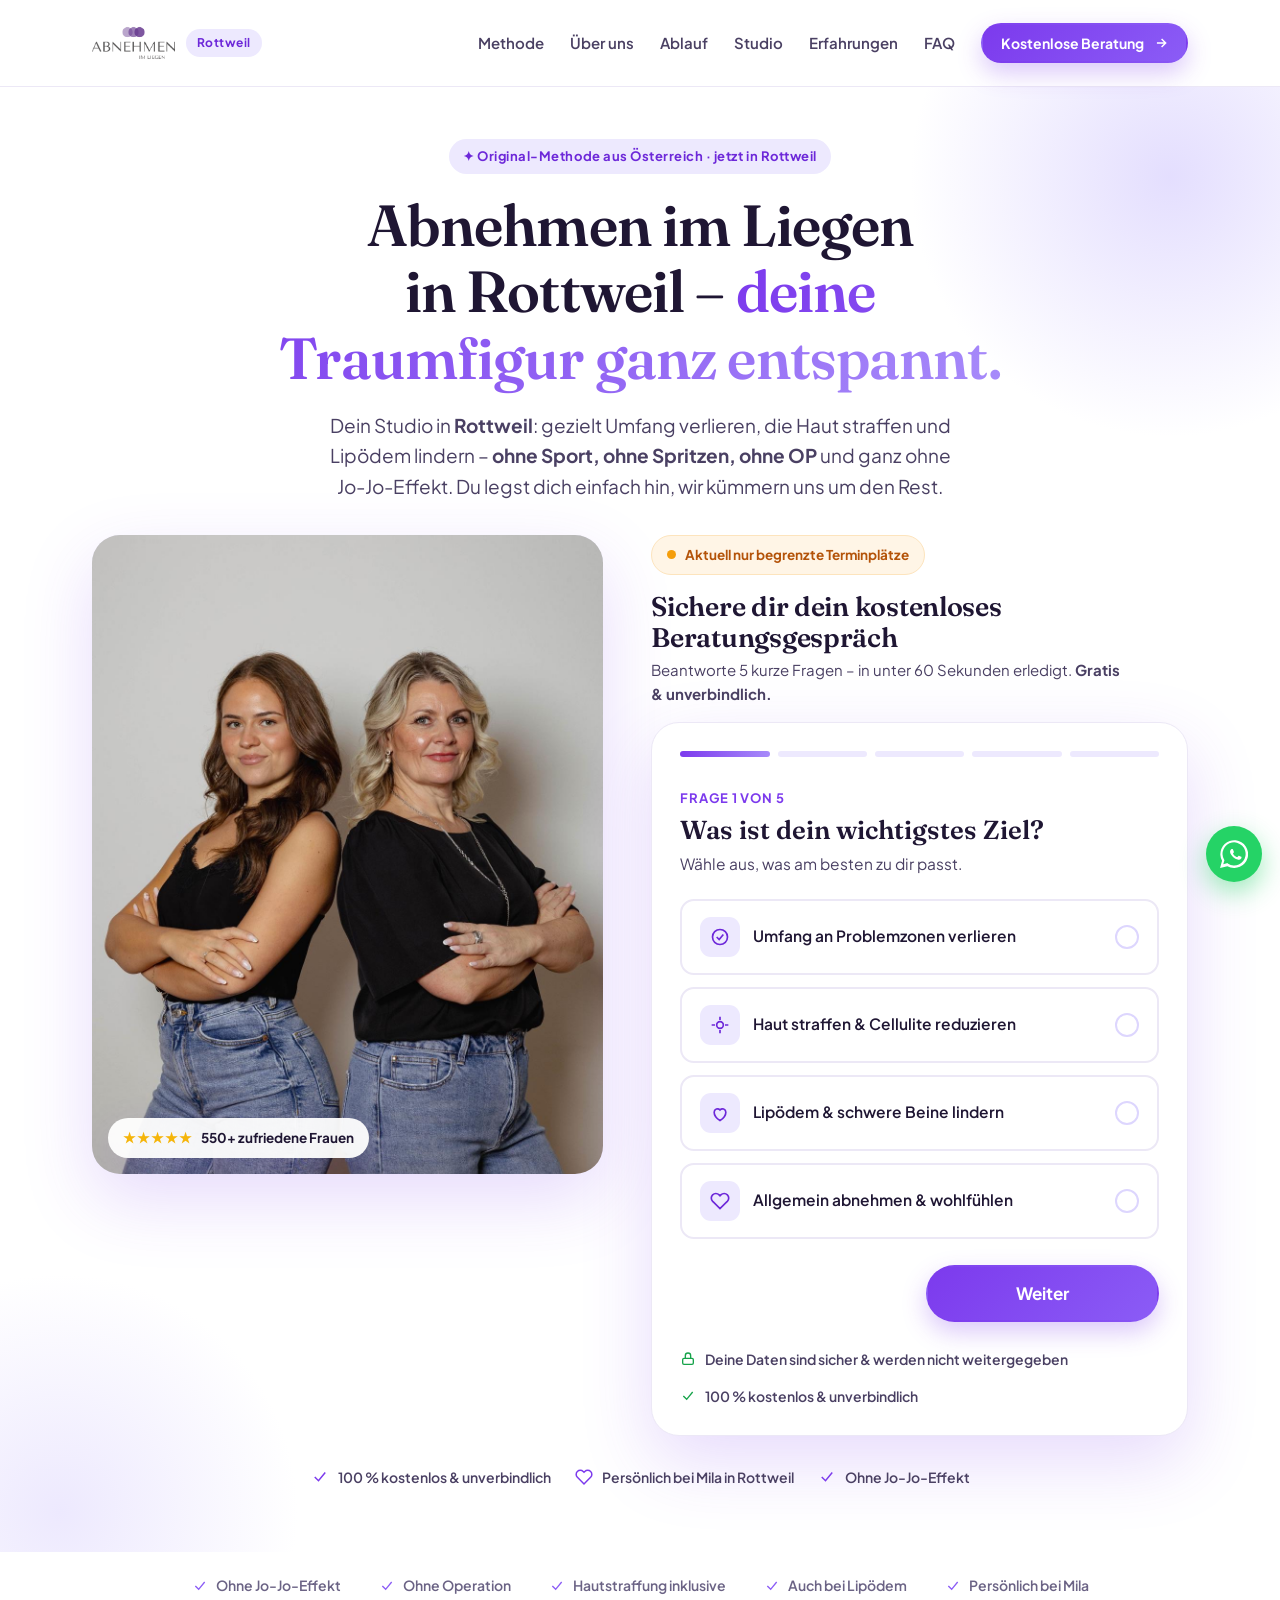
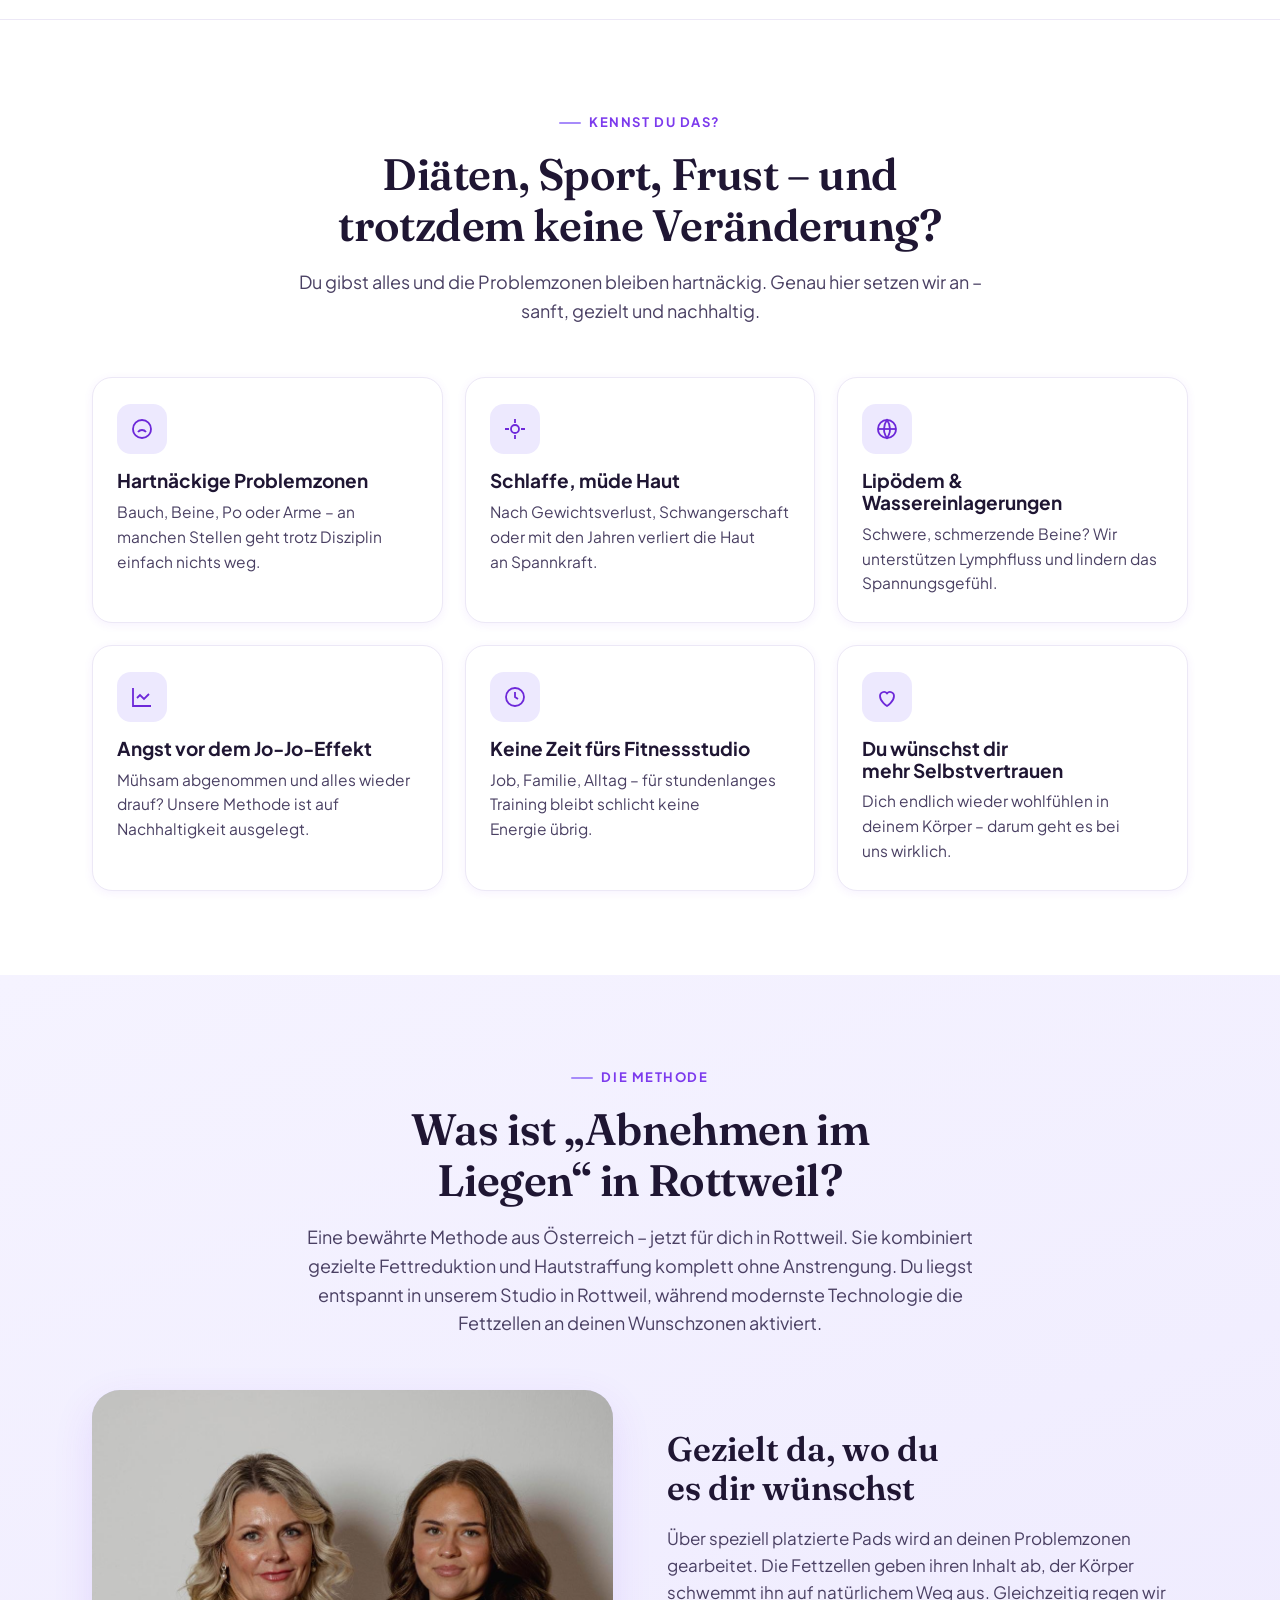
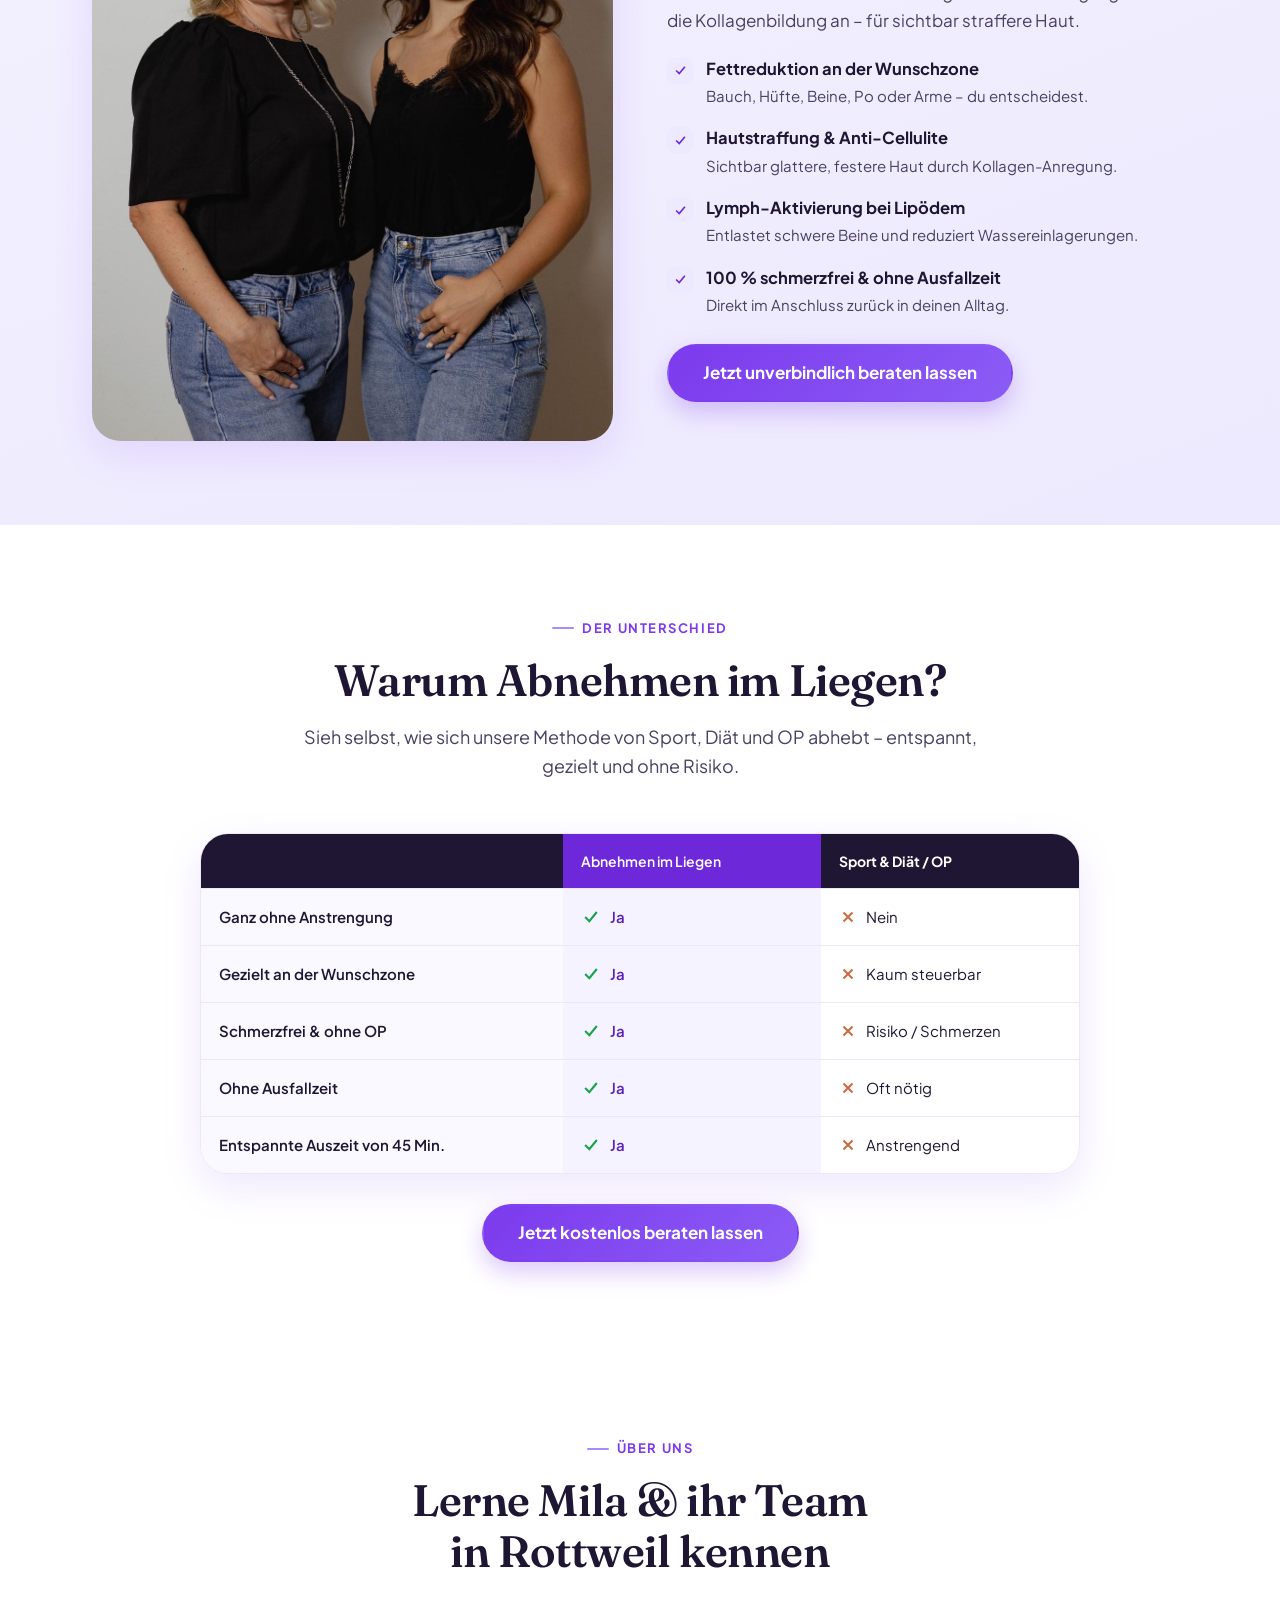
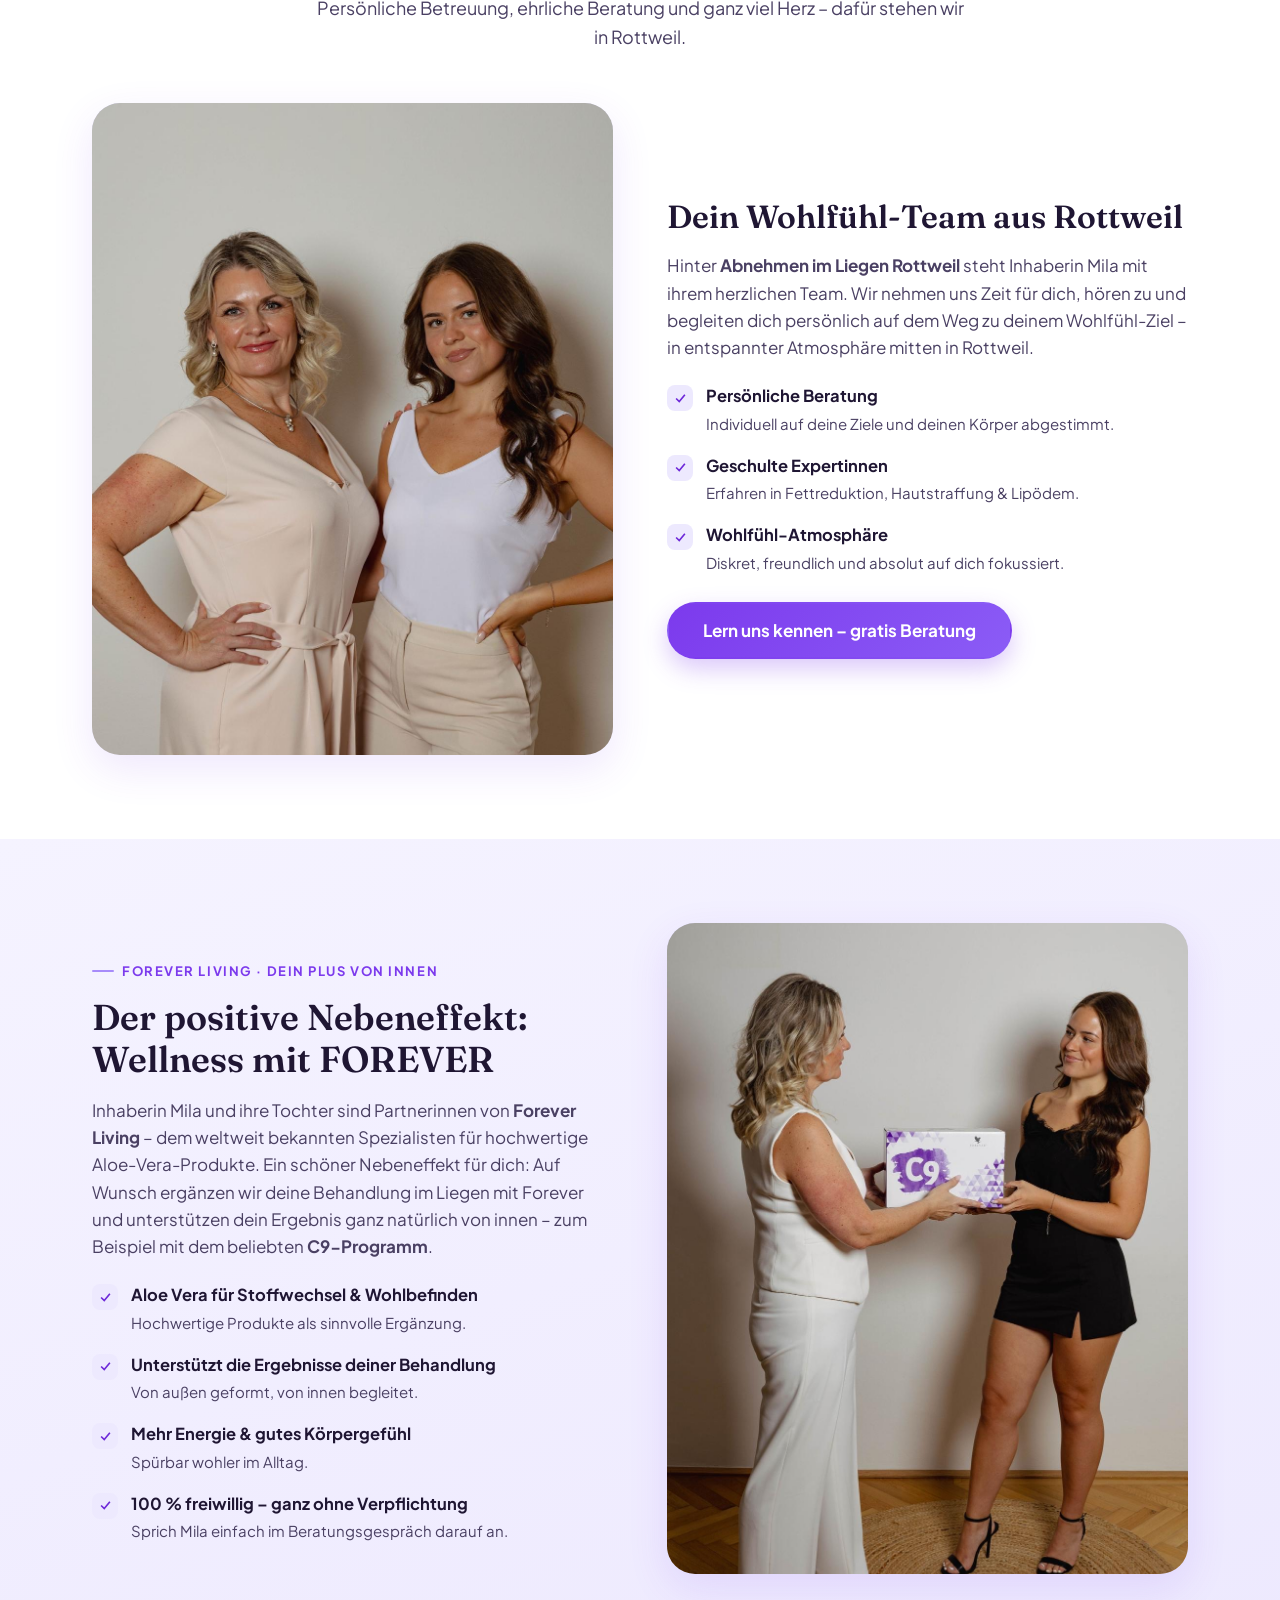
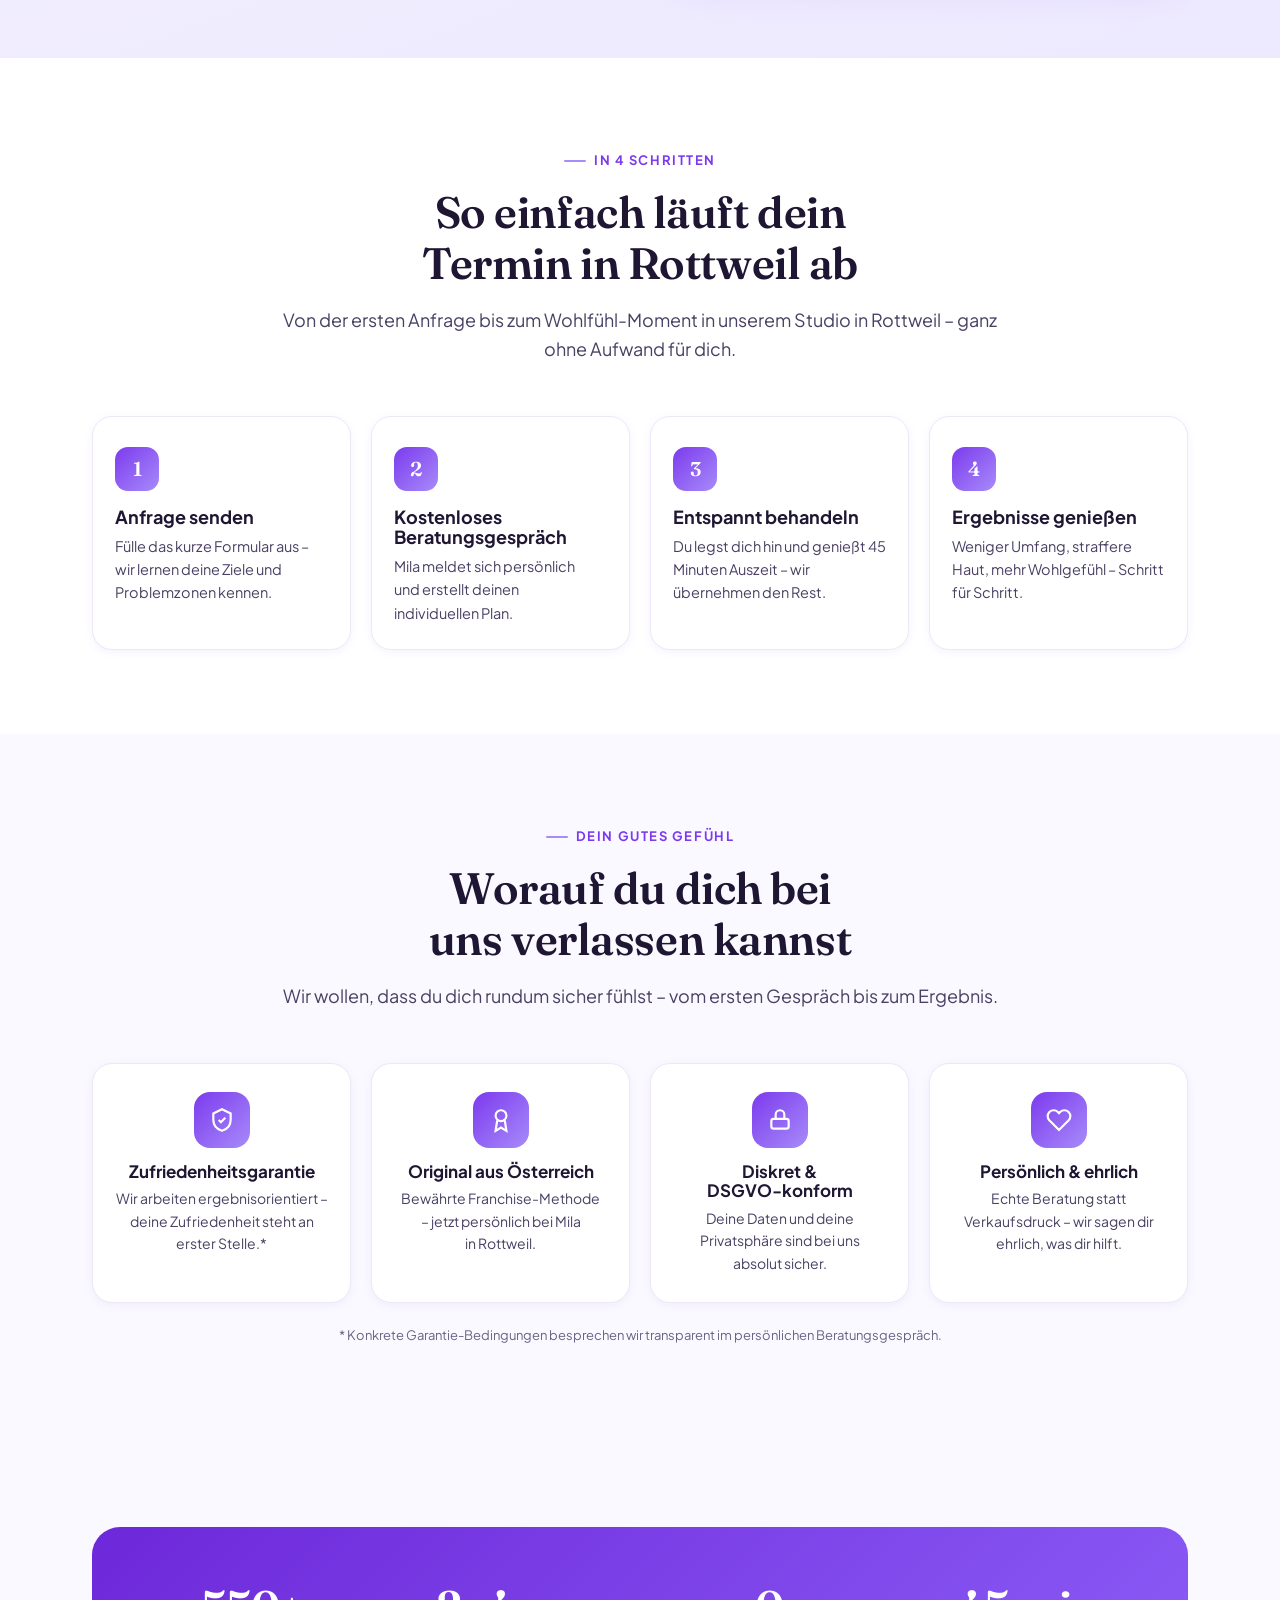
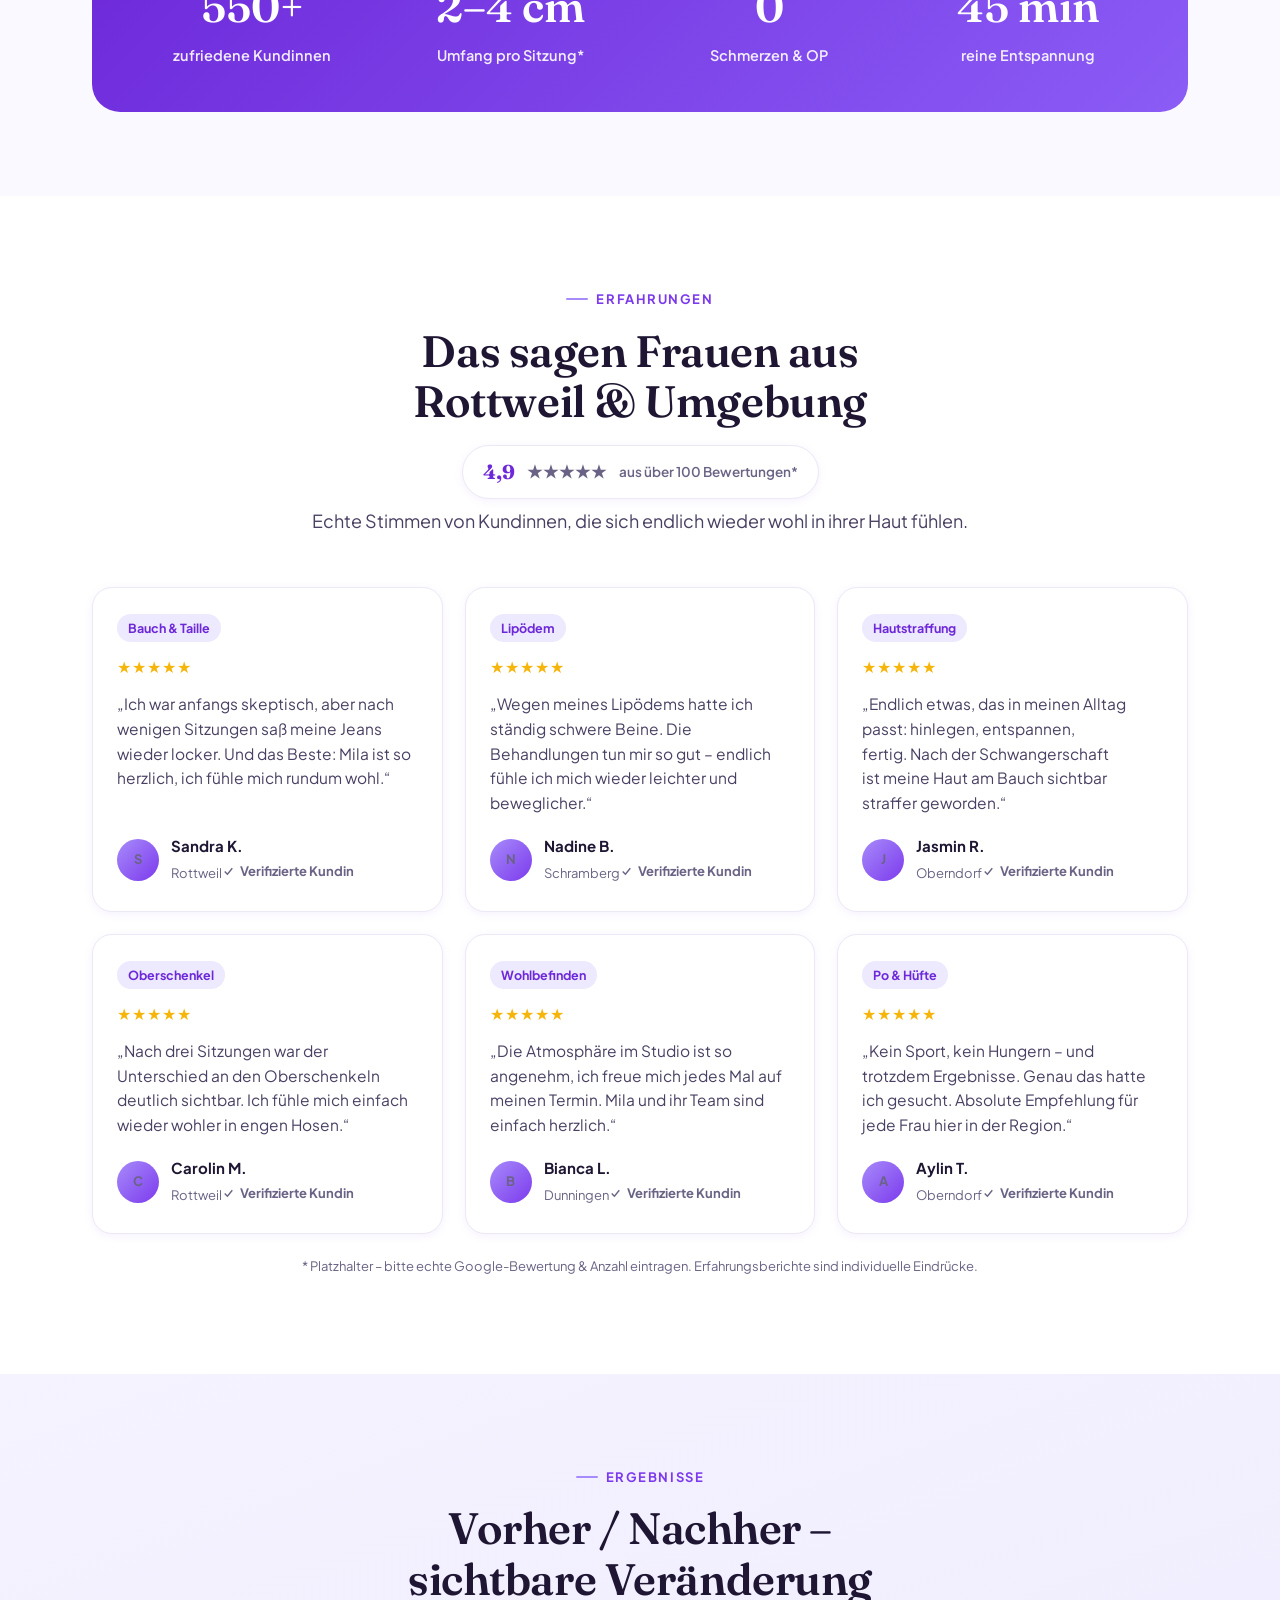
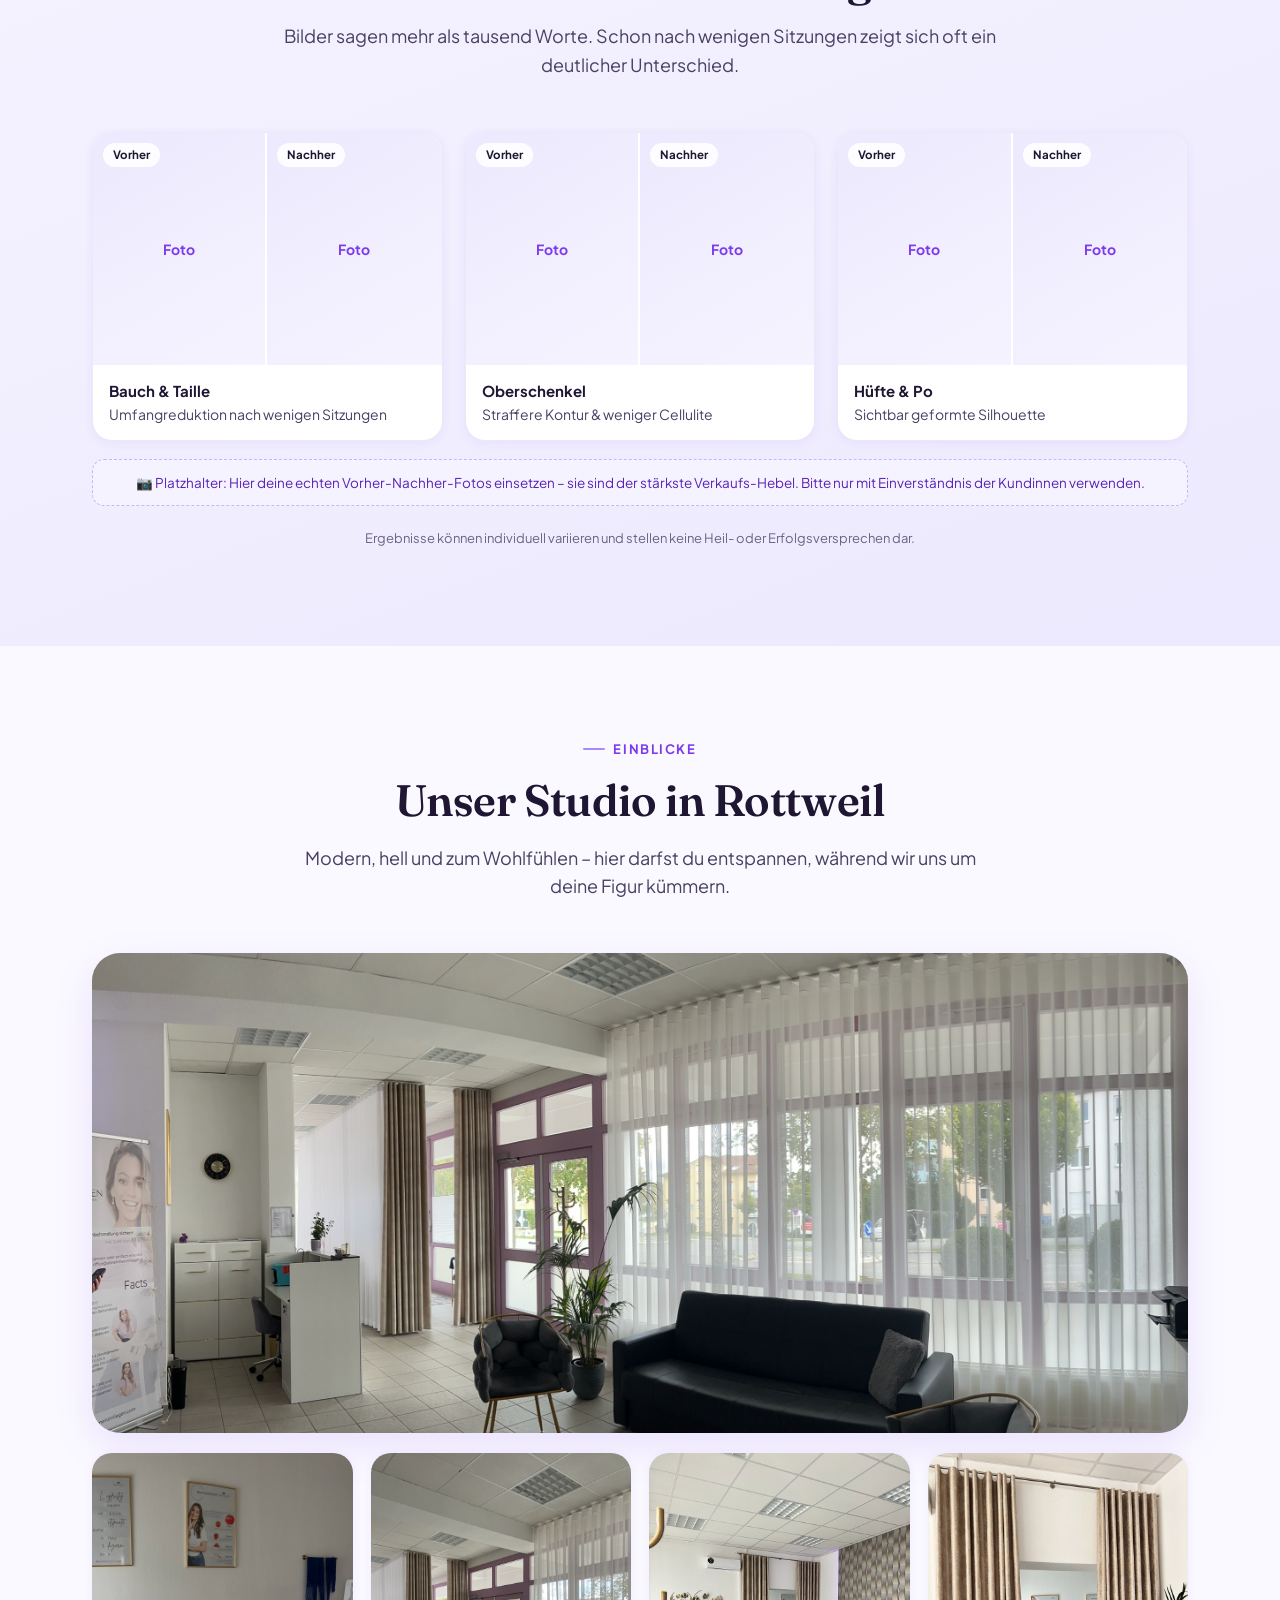
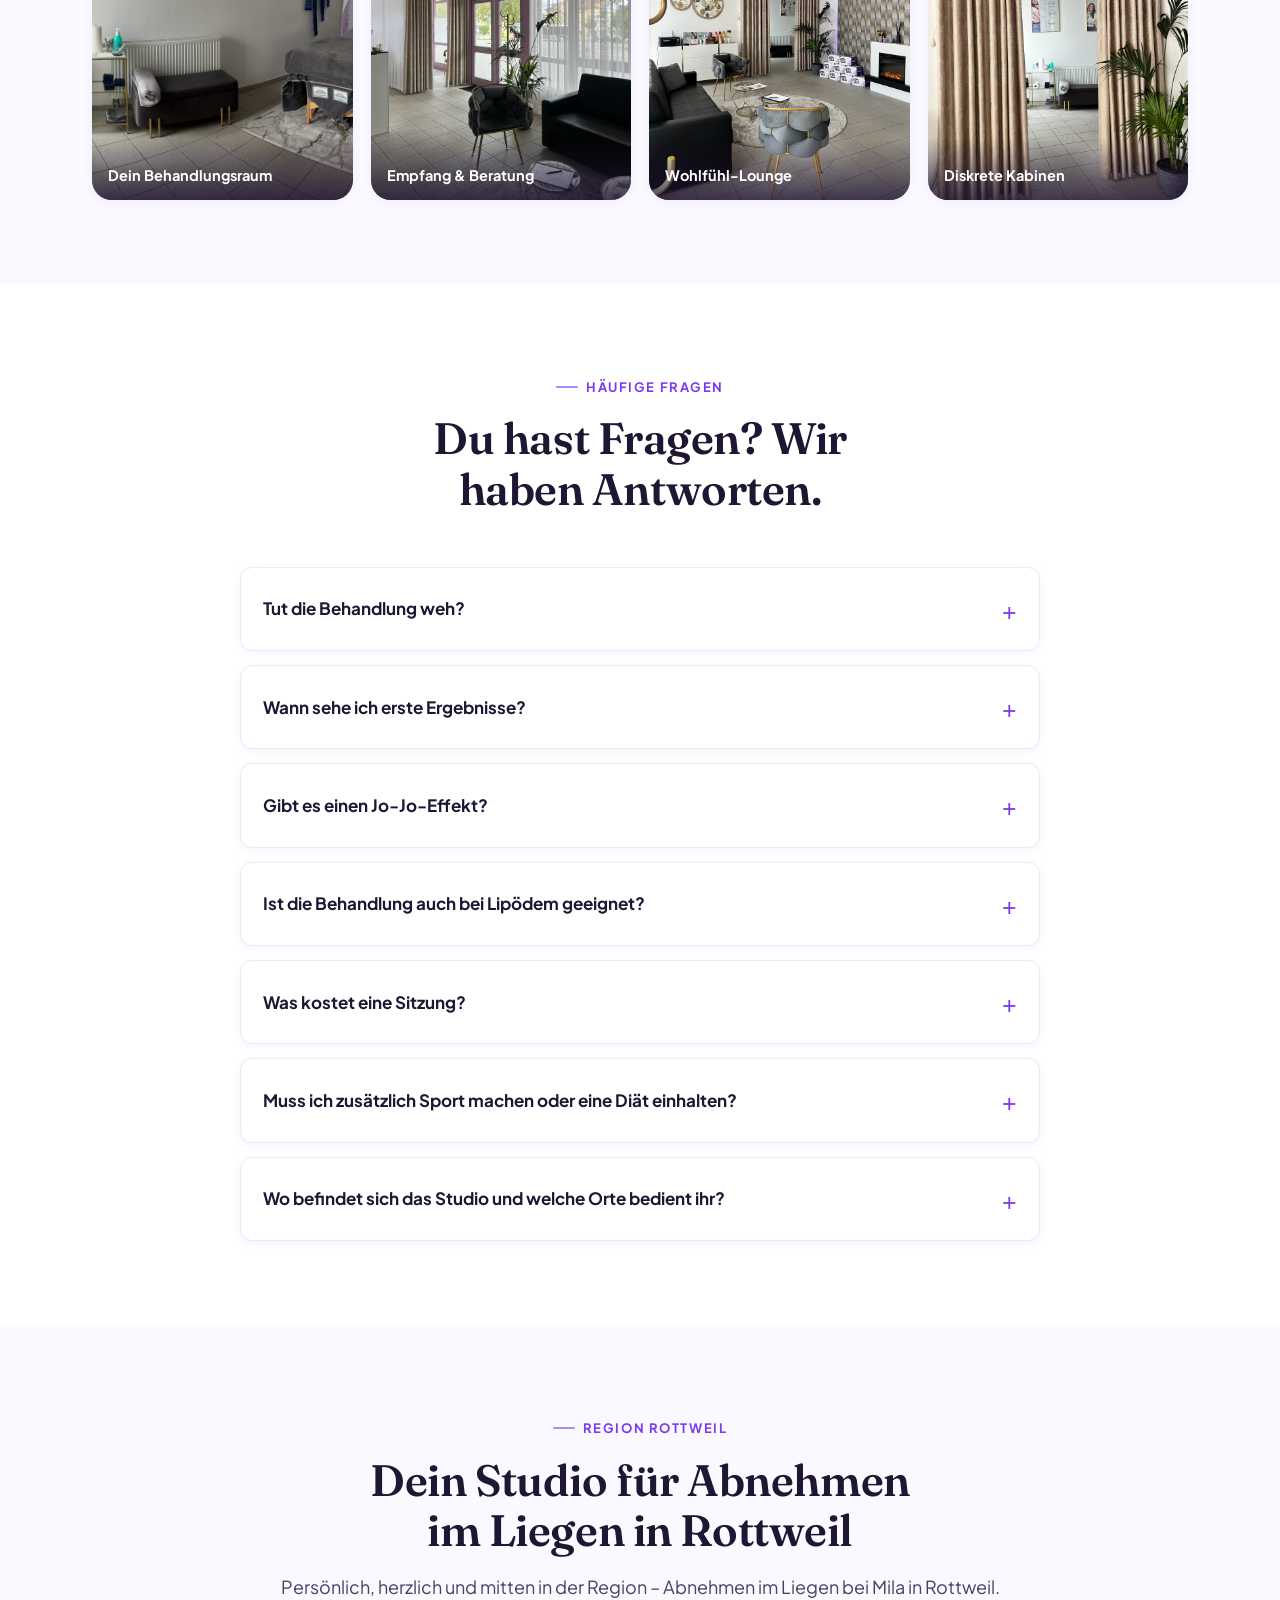
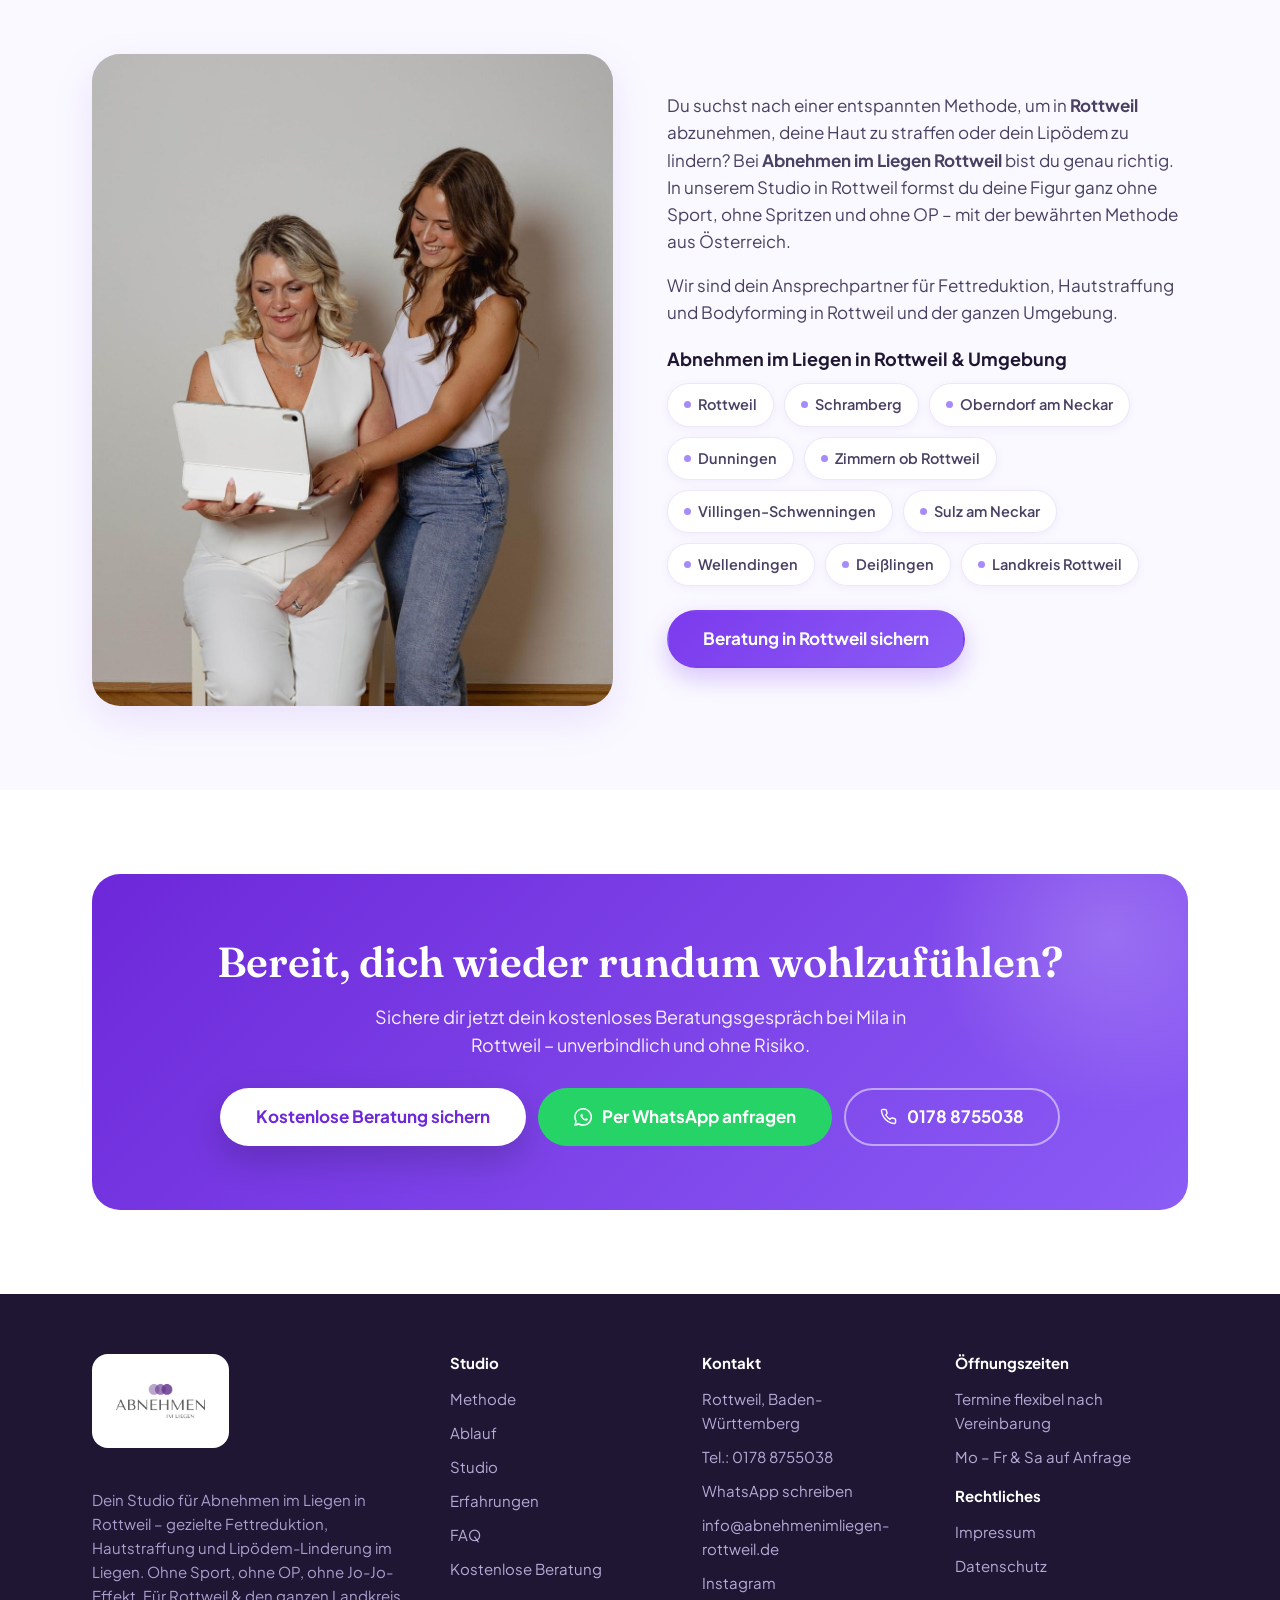
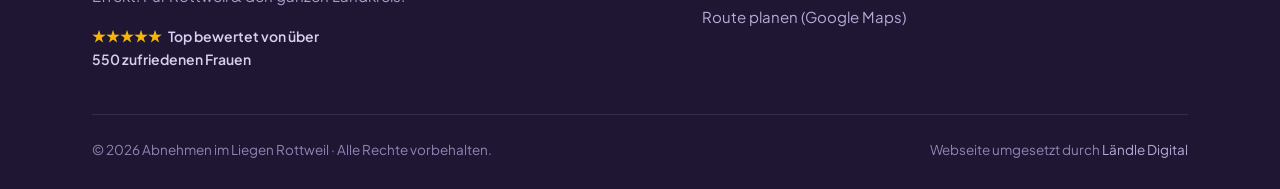
<file: index-20.html>
<!DOCTYPE html>
<html lang="de-DE">
<head>
<meta charset="UTF-8" />
<meta name="viewport" content="width=device-width, initial-scale=1.0" />
<meta http-equiv="X-UA-Compatible" content="IE=edge" />

<title>Abnehmen im Liegen Rottweil · Figur formen ohne Sport & ohne Jo-Jo-Effekt</title>
<meta name="description" content="Abnehmen im Liegen in Rottweil bei Mila – entspannt Fett verlieren, Haut straffen & Lipödem lindern. Ganz ohne Anstrengung, ohne OP und ohne Jo-Jo-Effekt. Jetzt kostenloses & unverbindliches Beratungsgespräch sichern." />
<meta name="keywords" content="Abnehmen im Liegen Rottweil, Abnehmen ohne Sport Rottweil, Fettreduktion Rottweil, Hautstraffung Rottweil, Lipödem Rottweil, EMS Rottweil, Bodyforming Rottweil, Cellulite Rottweil, Figur formen Rottweil" />
<meta name="author" content="Abnehmen im Liegen Rottweil" />
<meta name="robots" content="index, follow, max-image-preview:large, max-snippet:-1" />
<meta name="theme-color" content="#7c3aed" />
<meta name="format-detection" content="telephone=yes" />
<meta name="geo.region" content="DE-BW" />
<meta name="geo.placename" content="Rottweil" />
<meta name="geo.position" content="48.1681;8.6273" />
<meta name="ICBM" content="48.1681, 8.6273" />

<link rel="canonical" href="https://www.abnehmenimliegen-rottweil.de/" />

<!-- Open Graph -->
<meta property="og:type" content="website" />
<meta property="og:locale" content="de_DE" />
<meta property="og:site_name" content="Abnehmen im Liegen Rottweil" />
<meta property="og:title" content="Abnehmen im Liegen Rottweil · Figur formen ohne Sport" />
<meta property="og:description" content="Entspannt Fett verlieren, Haut straffen & Lipödem lindern – ohne OP, ohne Jo-Jo-Effekt. Jetzt kostenloses Beratungsgespräch sichern." />
<meta property="og:url" content="https://www.abnehmenimliegen-rottweil.de/" />

<meta name="twitter:card" content="summary_large_image" />
<meta name="twitter:title" content="Abnehmen im Liegen Rottweil" />
<meta name="twitter:description" content="Entspannt Fett verlieren – ohne Sport, ohne OP, ohne Jo-Jo-Effekt." />

<link rel="icon" href="Abnehmen-im-Liegen-Shop-13-.png" />
<link rel="preconnect" href="https://fonts.googleapis.com" />
<link rel="preconnect" href="https://fonts.gstatic.com" crossorigin />
<link rel="dns-prefetch" href="https://formsubmit.co" />
<link href="https://fonts.googleapis.com/css2?family=Fraunces:opsz,wght@9..144,400;9..144,500;9..144,600&family=Plus+Jakarta+Sans:wght@400;500;600;700;800&display=swap" rel="stylesheet" />
<link rel="stylesheet" href="style.css" />

<!-- Structured Data -->
<script type="application/ld+json">
{
  "@context": "https://schema.org",
  "@type": "HealthAndBeautyBusiness",
  "name": "Abnehmen im Liegen Rottweil",
  "description": "Studio in Rottweil für entspannte Fettreduktion, Hautstraffung und Figurformung im Liegen – ohne Sport, ohne OP, ohne Jo-Jo-Effekt. Für Rottweil und den gesamten Landkreis.",
  "image": "https://www.abnehmenimliegen-rottweil.de/og-image.jpg",
  "url": "https://www.abnehmenimliegen-rottweil.de/",
  "telephone": "+491788755038",
  "email": "info@abnehmenimliegen-rottweil.de",
  "priceRange": "€€",
  "address": {
    "@type": "PostalAddress",
    "addressLocality": "Rottweil",
    "postalCode": "78628",
    "addressRegion": "Baden-Württemberg",
    "addressCountry": "DE"
  },
  "geo": { "@type": "GeoCoordinates", "latitude": 48.1681, "longitude": 8.6273 },
  "areaServed": [
    { "@type": "City", "name": "Rottweil" },
    { "@type": "City", "name": "Schramberg" },
    { "@type": "City", "name": "Oberndorf am Neckar" },
    { "@type": "City", "name": "Dunningen" },
    { "@type": "City", "name": "Zimmern ob Rottweil" },
    { "@type": "City", "name": "Villingen-Schwenningen" },
    { "@type": "AdministrativeArea", "name": "Landkreis Rottweil" }
  ],
  "sameAs": [ "https://www.instagram.com/abnehmenimliegen_rottweil/" ]
}
</script>
</head>
<body>

<!-- ============================================================
     TOPBAR
============================================================= -->
<header class="topbar">
  <div class="shell topbar__inner">
    <a href="#top" class="topbar__logo" aria-label="Abnehmen im Liegen Rottweil – Startseite">
      <img src="Abnehmen-im-Liegen-Shop-13-.png" alt="Abnehmen im Liegen" class="topbar__logo-img" width="1000" height="700" />
      <span class="topbar__logo-tag">Rottweil</span>
    </a>
    <nav class="topbar__nav" aria-label="Hauptnavigation">
      <a href="#methode">Methode</a>
      <a href="#ueber-uns">Über uns</a>
      <a href="#ablauf">Ablauf</a>
      <a href="#studio">Studio</a>
      <a href="#stimmen">Erfahrungen</a>
      <a href="#faq">FAQ</a>
    </nav>
    <a href="#beratung" class="btn btn--primary btn--sm topbar__cta">
      Kostenlose Beratung
      <svg viewBox="0 0 24 24" width="14" height="14" fill="none" stroke="currentColor" stroke-width="2.5"><path d="M5 12h14M13 5l7 7-7 7"/></svg>
    </a>
    <button class="burger" id="burger" aria-label="Menü öffnen" aria-expanded="false">
      <span></span><span></span><span></span>
    </button>
  </div>
  <div class="topbar__mobile" id="topbarMobile">
    <a href="#methode">Methode</a>
    <a href="#ueber-uns">Über uns</a>
    <a href="#ablauf">Ablauf</a>
    <a href="#studio">Studio</a>
    <a href="#stimmen">Erfahrungen</a>
    <a href="#faq">FAQ</a>
    <a href="#beratung" class="btn btn--primary btn--block">Kostenlose Beratung sichern</a>
  </div>
</header>

<main id="top">

<!-- ============================================================
     HERO
============================================================= -->
<section class="hero">
  <div class="shell">
    <div class="hero__head">
      <span class="hero__badge">✦ Original-Methode aus Österreich · jetzt in Rottweil</span>
      <h1>Abnehmen im Liegen in Rottweil – <span class="grad">deine Traumfigur ganz entspannt.</span></h1>
      <p class="hero__lead">
        Dein Studio in <strong>Rottweil</strong>: gezielt Umfang verlieren, die Haut straffen und
        Lipödem lindern – <strong>ohne Sport, ohne Spritzen, ohne OP</strong> und ganz ohne Jo-Jo-Effekt.
        Du legst dich einfach hin, wir kümmern uns um den Rest.
      </p>
    </div>

    <div class="hero__grid">
      <figure class="hero__media">
        <img src="IMG_0043.jpeg" alt="Mila und ihre Tochter – dein Team von Abnehmen im Liegen in Rottweil" fetchpriority="high" width="1066" height="1600" />
        <figcaption class="hero__media-badge">
          <span class="stars">★★★★★</span> 550+ zufriedene Frauen
        </figcaption>
      </figure>

      <div class="hero__form" id="beratung">
        <div class="hero__form-head">
          <span class="urgency"><span class="dot"></span> Aktuell nur begrenzte Terminplätze</span>
          <h2>Sichere dir dein kostenloses Beratungsgespräch</h2>
          <p>Beantworte 5 kurze Fragen – in unter 60&nbsp;Sekunden erledigt. <strong>Gratis &amp; unverbindlich.</strong></p>
        </div>
        <div class="form-wrap" id="formCard">
      <div class="form-progress" aria-hidden="true">
        <span class="is-active"></span><span></span><span></span><span></span><span></span>
      </div>

      <form id="leadForm"
            action="https://formsubmit.co/info@abnehmenimliegen-rottweil.de"
            method="POST" novalidate>
        <input type="hidden" name="_subject" value="Neue Anfrage · Abnehmen im Liegen Rottweil" />
        <input type="hidden" name="_template" value="table" />
        <input type="hidden" name="_captcha" value="false" />
        <input type="hidden" name="_next" value="https://www.abnehmenimliegen-rottweil.de/?lead=ok" />
        <input type="hidden" name="Quelle" value="Landingpage / Meta Ads" />

        <!-- Schritt 1: Ziel -->
        <div class="fstep is-active" data-autonext="true">
          <div class="fstep__head">
            <span class="fstep__kicker">Frage 1 von 5</span>
            <h3>Was ist dein wichtigstes Ziel?</h3>
            <p>Wähle aus, was am besten zu dir passt.</p>
          </div>
          <div class="opt-grid" data-required-group="Ziel">
            <label class="opt">
              <input type="radio" name="Ziel" value="Umfang / Fett an Problemzonen reduzieren" />
              <span class="opt__ico"><svg viewBox="0 0 24 24" width="20" height="20" fill="none" stroke="currentColor" stroke-width="2"><path d="M3 12a9 9 0 1 0 18 0 9 9 0 0 0-18 0z"/><path d="m8 12 3 3 5-6"/></svg></span>
              Umfang an Problemzonen verlieren
              <span class="opt__check"><svg viewBox="0 0 24 24" width="13" height="13" fill="none" stroke="currentColor" stroke-width="3"><path d="m5 12 5 5 9-11"/></svg></span>
            </label>
            <label class="opt">
              <input type="radio" name="Ziel" value="Haut straffen / Cellulite reduzieren" />
              <span class="opt__ico"><svg viewBox="0 0 24 24" width="20" height="20" fill="none" stroke="currentColor" stroke-width="2"><path d="M12 2v4M12 18v4M2 12h4M18 12h4"/><circle cx="12" cy="12" r="4"/></svg></span>
              Haut straffen & Cellulite reduzieren
              <span class="opt__check"><svg viewBox="0 0 24 24" width="13" height="13" fill="none" stroke="currentColor" stroke-width="3"><path d="m5 12 5 5 9-11"/></svg></span>
            </label>
            <label class="opt">
              <input type="radio" name="Ziel" value="Lipödem / schwere Beine lindern" />
              <span class="opt__ico"><svg viewBox="0 0 24 24" width="20" height="20" fill="none" stroke="currentColor" stroke-width="2"><path d="M12 21s-7-4.35-7-10a4 4 0 0 1 7-2.65A4 4 0 0 1 19 11c0 5.65-7 10-7 10z"/></svg></span>
              Lipödem & schwere Beine lindern
              <span class="opt__check"><svg viewBox="0 0 24 24" width="13" height="13" fill="none" stroke="currentColor" stroke-width="3"><path d="m5 12 5 5 9-11"/></svg></span>
            </label>
            <label class="opt">
              <input type="radio" name="Ziel" value="Allgemein abnehmen & wohlfühlen" />
              <span class="opt__ico"><svg viewBox="0 0 24 24" width="20" height="20" fill="none" stroke="currentColor" stroke-width="2"><path d="M20.84 4.61a5.5 5.5 0 0 0-7.78 0L12 5.67l-1.06-1.06a5.5 5.5 0 0 0-7.78 7.78l1.06 1.06L12 21.23l7.78-7.78 1.06-1.06a5.5 5.5 0 0 0 0-7.78z"/></svg></span>
              Allgemein abnehmen & wohlfühlen
              <span class="opt__check"><svg viewBox="0 0 24 24" width="13" height="13" fill="none" stroke="currentColor" stroke-width="3"><path d="m5 12 5 5 9-11"/></svg></span>
            </label>
          </div>
        </div>

        <!-- Schritt 2: Problemzonen (Mehrfach) -->
        <div class="fstep">
          <div class="fstep__head">
            <span class="fstep__kicker">Frage 2 von 5</span>
            <h3>Welche Zonen möchtest du angehen?</h3>
            <p>Mehrfachauswahl möglich.</p>
          </div>
          <div class="opt-grid opt-grid--2" data-required-group="Problemzonen">
            <label class="opt"><input type="checkbox" name="Problemzonen" value="Bauch & Taille" /> Bauch & Taille <span class="opt__check"><svg viewBox="0 0 24 24" width="13" height="13" fill="none" stroke="currentColor" stroke-width="3"><path d="m5 12 5 5 9-11"/></svg></span></label>
            <label class="opt"><input type="checkbox" name="Problemzonen" value="Hüfte & Po" /> Hüfte & Po <span class="opt__check"><svg viewBox="0 0 24 24" width="13" height="13" fill="none" stroke="currentColor" stroke-width="3"><path d="m5 12 5 5 9-11"/></svg></span></label>
            <label class="opt"><input type="checkbox" name="Problemzonen" value="Oberschenkel" /> Oberschenkel <span class="opt__check"><svg viewBox="0 0 24 24" width="13" height="13" fill="none" stroke="currentColor" stroke-width="3"><path d="m5 12 5 5 9-11"/></svg></span></label>
            <label class="opt"><input type="checkbox" name="Problemzonen" value="Arme" /> Arme <span class="opt__check"><svg viewBox="0 0 24 24" width="13" height="13" fill="none" stroke="currentColor" stroke-width="3"><path d="m5 12 5 5 9-11"/></svg></span></label>
            <label class="opt"><input type="checkbox" name="Problemzonen" value="Rücken" /> Rücken <span class="opt__check"><svg viewBox="0 0 24 24" width="13" height="13" fill="none" stroke="currentColor" stroke-width="3"><path d="m5 12 5 5 9-11"/></svg></span></label>
            <label class="opt"><input type="checkbox" name="Problemzonen" value="Ganzer Körper" /> Ganzer Körper <span class="opt__check"><svg viewBox="0 0 24 24" width="13" height="13" fill="none" stroke="currentColor" stroke-width="3"><path d="m5 12 5 5 9-11"/></svg></span></label>
          </div>
        </div>

        <!-- Schritt 3: Herausforderung / bisher probiert -->
        <div class="fstep">
          <div class="fstep__head">
            <span class="fstep__kicker">Frage 3 von 5</span>
            <h3>Was war bisher deine größte Herausforderung?</h3>
            <p>So verstehen wir deine Situation besser.</p>
          </div>
          <div class="opt-grid" data-required-group="Herausforderung">
            <label class="opt"><input type="radio" name="Herausforderung" value="Diäten haben nicht funktioniert / Jo-Jo-Effekt" /> Diäten brachten nichts oder den Jo-Jo-Effekt <span class="opt__check"><svg viewBox="0 0 24 24" width="13" height="13" fill="none" stroke="currentColor" stroke-width="3"><path d="m5 12 5 5 9-11"/></svg></span></label>
            <label class="opt"><input type="radio" name="Herausforderung" value="Keine Zeit für Sport / Studio" /> Keine Zeit für Sport oder Fitnessstudio <span class="opt__check"><svg viewBox="0 0 24 24" width="13" height="13" fill="none" stroke="currentColor" stroke-width="3"><path d="m5 12 5 5 9-11"/></svg></span></label>
            <label class="opt"><input type="radio" name="Herausforderung" value="Hartnäckige Problemzonen trotz Sport" /> Problemzonen bleiben trotz Sport hartnäckig <span class="opt__check"><svg viewBox="0 0 24 24" width="13" height="13" fill="none" stroke="currentColor" stroke-width="3"><path d="m5 12 5 5 9-11"/></svg></span></label>
            <label class="opt"><input type="radio" name="Herausforderung" value="Gesundheitliche Gründe / Lipödem" /> Gesundheitliche Gründe (z. B. Lipödem) <span class="opt__check"><svg viewBox="0 0 24 24" width="13" height="13" fill="none" stroke="currentColor" stroke-width="3"><path d="m5 12 5 5 9-11"/></svg></span></label>
          </div>
        </div>

        <!-- Schritt 4: Zeitrahmen -->
        <div class="fstep" data-autonext="true">
          <div class="fstep__head">
            <span class="fstep__kicker">Frage 4 von 5</span>
            <h3>Wann möchtest du starten?</h3>
            <p>Damit wir dir einen passenden Termin anbieten können.</p>
          </div>
          <div class="opt-grid" data-required-group="Zeitrahmen">
            <label class="opt"><input type="radio" name="Zeitrahmen" value="So schnell wie möglich" /> So schnell wie möglich <span class="opt__check"><svg viewBox="0 0 24 24" width="13" height="13" fill="none" stroke="currentColor" stroke-width="3"><path d="m5 12 5 5 9-11"/></svg></span></label>
            <label class="opt"><input type="radio" name="Zeitrahmen" value="Innerhalb der nächsten 2–4 Wochen" /> In den nächsten 2–4 Wochen <span class="opt__check"><svg viewBox="0 0 24 24" width="13" height="13" fill="none" stroke="currentColor" stroke-width="3"><path d="m5 12 5 5 9-11"/></svg></span></label>
            <label class="opt"><input type="radio" name="Zeitrahmen" value="Erst mal unverbindlich informieren" /> Erst mal unverbindlich informieren <span class="opt__check"><svg viewBox="0 0 24 24" width="13" height="13" fill="none" stroke="currentColor" stroke-width="3"><path d="m5 12 5 5 9-11"/></svg></span></label>
          </div>
        </div>

        <!-- Schritt 5: Kontaktdaten -->
        <div class="fstep">
          <div class="fstep__head">
            <span class="fstep__kicker">Letzter Schritt</span>
            <h3>Wohin dürfen wir uns melden?</h3>
            <p>Mila ruft dich persönlich zurück – kostenlos & unverbindlich.</p>
          </div>
          <div class="field--grid">
            <label class="field"><span>Vorname *</span>
              <input type="text" name="Vorname" required autocomplete="given-name" placeholder="Dein Vorname" />
            </label>
            <label class="field"><span>Nachname *</span>
              <input type="text" name="Nachname" required autocomplete="family-name" placeholder="Dein Nachname" />
            </label>
          </div>
          <label class="field"><span>Telefonnummer *</span>
            <input type="tel" name="Telefon" required autocomplete="tel" placeholder="z. B. 0178 1234567" />
          </label>
          <label class="field"><span>E-Mail-Adresse *</span>
            <input type="email" name="E-Mail" required autocomplete="email" placeholder="name@beispiel.de" />
          </label>
          <label class="field"><span>Wie können wir dich am besten erreichen?</span>
            <select name="Erreichbarkeit">
              <option value="">— Bitte wählen —</option>
              <option>Vormittags</option>
              <option>Nachmittags</option>
              <option>Abends</option>
              <option>Per WhatsApp</option>
            </select>
          </label>
          <label class="field"><span>Möchtest du uns noch etwas mitteilen? (optional)</span>
            <textarea name="Nachricht" rows="2" placeholder="z. B. konkrete Fragen oder Wunschtermin"></textarea>
          </label>

          <label class="consent">
            <input type="checkbox" name="Datenschutz_Einwilligung" required />
            <span>Ich bin damit einverstanden, dass meine Daten zur Kontaktaufnahme gespeichert und verarbeitet werden. Mehr in der <a href="datenschutz.html" target="_blank" rel="noopener">Datenschutzerklärung</a>. *</span>
          </label>
        </div>

        <p class="form-err" id="formErr"></p>

        <div class="form-nav">
          <button type="button" class="btn btn--ghost btn--lg" id="btnBack" style="visibility:hidden;">Zurück</button>
          <button type="button" class="btn btn--primary btn--lg" id="btnNext"><span>Weiter</span></button>
        </div>

        <div class="form-aside">
          <span class="pill"><svg viewBox="0 0 24 24" width="16" height="16" fill="none" stroke="currentColor" stroke-width="2"><rect x="4" y="11" width="16" height="9" rx="2"/><path d="M8 11V7a4 4 0 0 1 8 0v4"/></svg> Deine Daten sind sicher & werden nicht weitergegeben</span>
          <span class="pill"><svg viewBox="0 0 24 24" width="16" height="16" fill="none" stroke="currentColor" stroke-width="2"><path d="m5 12 5 5 9-11"/></svg> 100 % kostenlos & unverbindlich</span>
        </div>
      </form>
    </div>

    <!-- Danke-Status -->
    <div class="form-wrap" id="formDone" hidden>
      <div class="form-done">
        <div class="ico">
          <svg viewBox="0 0 24 24" width="36" height="36" fill="none" stroke="currentColor" stroke-width="2"><path d="m5 12 5 5 9-11"/></svg>
        </div>
        <h3>Vielen Dank – wir haben deine Anfrage!</h3>
        <p>Mila meldet sich in Kürze persönlich bei dir, um dein kostenloses Beratungsgespräch zu vereinbaren. Wir freuen uns auf dich! 💜</p>
        <p style="margin-top:14px;">Du möchtest sofort sprechen? Ruf gern an: <a href="tel:+491788755038"><strong>0178 8755038</strong></a></p>
      </div>
    </div>
      </div>
    </div>

    <div class="hero__trust">
      <span class="hero__trust-item"><svg viewBox="0 0 24 24" width="18" height="18" fill="none" stroke="currentColor" stroke-width="2"><path d="m5 12 5 5 9-11"/></svg> 100 % kostenlos &amp; unverbindlich</span>
      <span class="hero__trust-item"><svg viewBox="0 0 24 24" width="18" height="18" fill="none" stroke="currentColor" stroke-width="2"><path d="M20.84 4.61a5.5 5.5 0 0 0-7.78 0L12 5.67l-1.06-1.06a5.5 5.5 0 0 0-7.78 7.78l1.06 1.06L12 21.23l7.78-7.78 1.06-1.06a5.5 5.5 0 0 0 0-7.78z"/></svg> Persönlich bei Mila in Rottweil</span>
      <span class="hero__trust-item"><svg viewBox="0 0 24 24" width="18" height="18" fill="none" stroke="currentColor" stroke-width="2"><path d="m5 12 5 5 9-11"/></svg> Ohne Jo-Jo-Effekt</span>
    </div>
  </div>
</section>

<!-- Vertrauens-Strip -->
<div class="strip">
  <div class="shell strip__inner">
    <span><svg viewBox="0 0 24 24" width="16" height="16" fill="none" stroke="currentColor" stroke-width="2"><path d="m5 12 5 5 9-11"/></svg> Ohne Jo-Jo-Effekt</span>
    <span><svg viewBox="0 0 24 24" width="16" height="16" fill="none" stroke="currentColor" stroke-width="2"><path d="m5 12 5 5 9-11"/></svg> Ohne Operation</span>
    <span><svg viewBox="0 0 24 24" width="16" height="16" fill="none" stroke="currentColor" stroke-width="2"><path d="m5 12 5 5 9-11"/></svg> Hautstraffung inklusive</span>
    <span><svg viewBox="0 0 24 24" width="16" height="16" fill="none" stroke="currentColor" stroke-width="2"><path d="m5 12 5 5 9-11"/></svg> Auch bei Lipödem</span>
    <span><svg viewBox="0 0 24 24" width="16" height="16" fill="none" stroke="currentColor" stroke-width="2"><path d="m5 12 5 5 9-11"/></svg> Persönlich bei Mila</span>
  </div>
</div>

<!-- ============================================================
     PROBLEME / ZIELGRUPPE
============================================================= -->
<section class="section" id="probleme">
  <div class="shell">
    <div class="section-head">
      <span class="eyebrow eyebrow--center">Kennst du das?</span>
      <h2>Diäten, Sport, Frust – und trotzdem keine Veränderung?</h2>
      <p>Du gibst alles und die Problemzonen bleiben hartnäckig. Genau hier setzen wir an – sanft, gezielt und nachhaltig.</p>
    </div>
    <div class="prob-grid">
      <article class="prob-card">
        <span class="ico"><svg viewBox="0 0 24 24" width="24" height="24" fill="none" stroke="currentColor" stroke-width="1.8"><circle cx="12" cy="12" r="9"/><path d="M8 15s1.5-2 4-2 4 2 4 2M9 9h.01M15 9h.01"/></svg></span>
        <h3>Hartnäckige Problemzonen</h3>
        <p>Bauch, Beine, Po oder Arme – an manchen Stellen geht trotz Disziplin einfach nichts weg.</p>
      </article>
      <article class="prob-card">
        <span class="ico"><svg viewBox="0 0 24 24" width="24" height="24" fill="none" stroke="currentColor" stroke-width="1.8"><path d="M12 2v4M12 18v4M2 12h4M18 12h4"/><circle cx="12" cy="12" r="4"/></svg></span>
        <h3>Schlaffe, müde Haut</h3>
        <p>Nach Gewichtsverlust, Schwangerschaft oder mit den Jahren verliert die Haut an Spannkraft.</p>
      </article>
      <article class="prob-card">
        <span class="ico"><svg viewBox="0 0 24 24" width="24" height="24" fill="none" stroke="currentColor" stroke-width="1.8"><path d="M3 12a9 9 0 1 0 18 0 9 9 0 0 0-18 0z"/><path d="M3 12h18"/><path d="M12 3a15 15 0 0 1 0 18 15 15 0 0 1 0-18z"/></svg></span>
        <h3>Lipödem & Wassereinlagerungen</h3>
        <p>Schwere, schmerzende Beine? Wir unterstützen Lymphfluss und lindern das Spannungsgefühl.</p>
      </article>
      <article class="prob-card">
        <span class="ico"><svg viewBox="0 0 24 24" width="24" height="24" fill="none" stroke="currentColor" stroke-width="1.8"><path d="M3 3v18h18"/><path d="m19 9-5 5-4-4-3 3"/></svg></span>
        <h3>Angst vor dem Jo-Jo-Effekt</h3>
        <p>Mühsam abgenommen und alles wieder drauf? Unsere Methode ist auf Nachhaltigkeit ausgelegt.</p>
      </article>
      <article class="prob-card">
        <span class="ico"><svg viewBox="0 0 24 24" width="24" height="24" fill="none" stroke="currentColor" stroke-width="1.8"><circle cx="12" cy="12" r="9"/><path d="M12 7v5l3 2"/></svg></span>
        <h3>Keine Zeit fürs Fitnessstudio</h3>
        <p>Job, Familie, Alltag – für stundenlanges Training bleibt schlicht keine Energie übrig.</p>
      </article>
      <article class="prob-card">
        <span class="ico"><svg viewBox="0 0 24 24" width="24" height="24" fill="none" stroke="currentColor" stroke-width="1.8"><path d="M12 21s-7-4.35-7-10a4 4 0 0 1 7-2.65A4 4 0 0 1 19 11c0 5.65-7 10-7 10z"/></svg></span>
        <h3>Du wünschst dir mehr Selbstvertrauen</h3>
        <p>Dich endlich wieder wohlfühlen in deinem Körper – darum geht es bei uns wirklich.</p>
      </article>
    </div>
  </div>
</section>

<!-- ============================================================
     METHODE
============================================================= -->
<section class="section section--violet" id="methode">
  <div class="shell">
    <div class="section-head">
      <span class="eyebrow eyebrow--center">Die Methode</span>
      <h2>Was ist „Abnehmen im Liegen“ in Rottweil?</h2>
      <p>
        Eine bewährte Methode aus Österreich – jetzt für dich in Rottweil. Sie kombiniert gezielte
        Fettreduktion und Hautstraffung komplett ohne Anstrengung. Du liegst entspannt in unserem
        Studio in Rottweil, während modernste Technologie die Fettzellen an deinen Wunschzonen aktiviert.
      </p>
    </div>
    <div class="split">
      <figure class="split__media">
        <img src="IMG_0038.jpeg" alt="Mila und ihr Team – Abnehmen im Liegen in Rottweil" loading="lazy" width="1066" height="1600" />
      </figure>
      <div>
        <h2 style="font-family:var(--font-display);font-weight:600;font-size:clamp(22px,4.4vw,34px);">Gezielt da, wo du es dir wünschst</h2>
        <p style="color:var(--ink-2);font-size:17px;">
          Über speziell platzierte Pads wird an deinen Problemzonen gearbeitet. Die Fettzellen geben
          ihren Inhalt ab, der Körper schwemmt ihn auf natürlichem Weg aus. Gleichzeitig regen wir
          die Kollagenbildung an – für sichtbar straffere Haut.
        </p>
        <ul class="feat-list">
          <li>
            <span class="tick"><svg viewBox="0 0 24 24" width="15" height="15" fill="none" stroke="currentColor" stroke-width="2.6"><path d="m5 12 5 5 9-11"/></svg></span>
            <div><b>Fettreduktion an der Wunschzone</b><span>Bauch, Hüfte, Beine, Po oder Arme – du entscheidest.</span></div>
          </li>
          <li>
            <span class="tick"><svg viewBox="0 0 24 24" width="15" height="15" fill="none" stroke="currentColor" stroke-width="2.6"><path d="m5 12 5 5 9-11"/></svg></span>
            <div><b>Hautstraffung & Anti-Cellulite</b><span>Sichtbar glattere, festere Haut durch Kollagen-Anregung.</span></div>
          </li>
          <li>
            <span class="tick"><svg viewBox="0 0 24 24" width="15" height="15" fill="none" stroke="currentColor" stroke-width="2.6"><path d="m5 12 5 5 9-11"/></svg></span>
            <div><b>Lymph-Aktivierung bei Lipödem</b><span>Entlastet schwere Beine und reduziert Wassereinlagerungen.</span></div>
          </li>
          <li>
            <span class="tick"><svg viewBox="0 0 24 24" width="15" height="15" fill="none" stroke="currentColor" stroke-width="2.6"><path d="m5 12 5 5 9-11"/></svg></span>
            <div><b>100 % schmerzfrei & ohne Ausfallzeit</b><span>Direkt im Anschluss zurück in deinen Alltag.</span></div>
          </li>
        </ul>
        <div style="margin-top:26px;">
          <a href="#beratung" class="btn btn--primary btn--lg">Jetzt unverbindlich beraten lassen</a>
        </div>
      </div>
    </div>
  </div>
</section>

<!-- ============================================================
     VERGLEICH
============================================================= -->
<section class="section" id="vergleich">
  <div class="shell">
    <div class="section-head">
      <span class="eyebrow eyebrow--center">Der Unterschied</span>
      <h2>Warum Abnehmen im Liegen?</h2>
      <p>Sieh selbst, wie sich unsere Methode von Sport, Diät und OP abhebt – entspannt, gezielt und ohne Risiko.</p>
    </div>
    <div class="compare">
      <div class="compare__row compare__head">
        <div>&nbsp;</div>
        <div class="compare__us">Abnehmen im&nbsp;Liegen</div>
        <div>Sport &amp; Diät / OP</div>
      </div>
      <div class="compare__row">
        <div class="compare__feat">Ganz ohne Anstrengung</div>
        <div class="compare__us"><svg class="ok" viewBox="0 0 24 24" width="20" height="20" fill="none" stroke="currentColor" stroke-width="2.5"><path d="m5 12 5 5 9-11"/></svg> Ja</div>
        <div><svg class="no" viewBox="0 0 24 24" width="18" height="18" fill="none" stroke="currentColor" stroke-width="2.5"><path d="M6 6l12 12M18 6 6 18"/></svg> Nein</div>
      </div>
      <div class="compare__row">
        <div class="compare__feat">Gezielt an der Wunschzone</div>
        <div class="compare__us"><svg class="ok" viewBox="0 0 24 24" width="20" height="20" fill="none" stroke="currentColor" stroke-width="2.5"><path d="m5 12 5 5 9-11"/></svg> Ja</div>
        <div><svg class="no" viewBox="0 0 24 24" width="18" height="18" fill="none" stroke="currentColor" stroke-width="2.5"><path d="M6 6l12 12M18 6 6 18"/></svg> Kaum steuerbar</div>
      </div>
      <div class="compare__row">
        <div class="compare__feat">Schmerzfrei &amp; ohne OP</div>
        <div class="compare__us"><svg class="ok" viewBox="0 0 24 24" width="20" height="20" fill="none" stroke="currentColor" stroke-width="2.5"><path d="m5 12 5 5 9-11"/></svg> Ja</div>
        <div><svg class="no" viewBox="0 0 24 24" width="18" height="18" fill="none" stroke="currentColor" stroke-width="2.5"><path d="M6 6l12 12M18 6 6 18"/></svg> Risiko / Schmerzen</div>
      </div>
      <div class="compare__row">
        <div class="compare__feat">Ohne Ausfallzeit</div>
        <div class="compare__us"><svg class="ok" viewBox="0 0 24 24" width="20" height="20" fill="none" stroke="currentColor" stroke-width="2.5"><path d="m5 12 5 5 9-11"/></svg> Ja</div>
        <div><svg class="no" viewBox="0 0 24 24" width="18" height="18" fill="none" stroke="currentColor" stroke-width="2.5"><path d="M6 6l12 12M18 6 6 18"/></svg> Oft nötig</div>
      </div>
      <div class="compare__row">
        <div class="compare__feat">Entspannte Auszeit von 45&nbsp;Min.</div>
        <div class="compare__us"><svg class="ok" viewBox="0 0 24 24" width="20" height="20" fill="none" stroke="currentColor" stroke-width="2.5"><path d="m5 12 5 5 9-11"/></svg> Ja</div>
        <div><svg class="no" viewBox="0 0 24 24" width="18" height="18" fill="none" stroke="currentColor" stroke-width="2.5"><path d="M6 6l12 12M18 6 6 18"/></svg> Anstrengend</div>
      </div>
    </div>
    <div style="text-align:center;margin-top:30px;">
      <a href="#beratung" class="btn btn--primary btn--lg">Jetzt kostenlos beraten lassen</a>
    </div>
  </div>
</section>

<!-- ============================================================
     ÜBER UNS / TEAM + FOREVER
============================================================= -->
<section class="section" id="ueber-uns">
  <div class="shell">
    <div class="section-head">
      <span class="eyebrow eyebrow--center">Über uns</span>
      <h2>Lerne Mila &amp; ihr Team in Rottweil kennen</h2>
      <p>Persönliche Betreuung, ehrliche Beratung und ganz viel Herz – dafür stehen wir in Rottweil.</p>
    </div>
    <div class="split">
      <figure class="about__photo">
        <img src="IMG_0039.jpeg"
             alt="Inhaberin Mila und ihre Tochter – Abnehmen im Liegen in Rottweil"
             width="1066" height="1600" loading="lazy" />
      </figure>
      <div>
        <h3 style="font-family:var(--font-display);font-weight:600;font-size:clamp(22px,4.4vw,32px);">Dein Wohlfühl-Team aus Rottweil</h3>
        <p style="color:var(--ink-2);font-size:17px;">
          Hinter <strong>Abnehmen im Liegen Rottweil</strong> steht Inhaberin Mila mit ihrem
          herzlichen Team. Wir nehmen uns Zeit für dich, hören zu und begleiten dich persönlich
          auf dem Weg zu deinem Wohlfühl-Ziel – in entspannter Atmosphäre mitten in Rottweil.
        </p>
        <ul class="feat-list">
          <li>
            <span class="tick"><svg viewBox="0 0 24 24" width="15" height="15" fill="none" stroke="currentColor" stroke-width="2.6"><path d="m5 12 5 5 9-11"/></svg></span>
            <div><b>Persönliche Beratung</b><span>Individuell auf deine Ziele und deinen Körper abgestimmt.</span></div>
          </li>
          <li>
            <span class="tick"><svg viewBox="0 0 24 24" width="15" height="15" fill="none" stroke="currentColor" stroke-width="2.6"><path d="m5 12 5 5 9-11"/></svg></span>
            <div><b>Geschulte Expertinnen</b><span>Erfahren in Fettreduktion, Hautstraffung &amp; Lipödem.</span></div>
          </li>
          <li>
            <span class="tick"><svg viewBox="0 0 24 24" width="15" height="15" fill="none" stroke="currentColor" stroke-width="2.6"><path d="m5 12 5 5 9-11"/></svg></span>
            <div><b>Wohlfühl-Atmosphäre</b><span>Diskret, freundlich und absolut auf dich fokussiert.</span></div>
          </li>
        </ul>
        <div style="margin-top:26px;">
          <a href="#beratung" class="btn btn--primary btn--lg">Lern uns kennen – gratis Beratung</a>
        </div>
      </div>
    </div>
  </div>
</section>

<!-- ============================================================
     FOREVER (Positiver Nebeneffekt)
============================================================= -->
<section class="section section--violet" id="forever">
  <div class="shell">
    <div class="split">
      <div>
        <span class="eyebrow">Forever Living · Dein Plus von innen</span>
        <h2 style="font-family:var(--font-display);font-weight:600;font-size:clamp(24px,3.6vw,36px);">Der positive Nebeneffekt: Wellness mit FOREVER</h2>
        <p style="color:var(--ink-2);font-size:17px;">
          Inhaberin Mila und ihre Tochter sind Partnerinnen von <strong>Forever Living</strong> –
          dem weltweit bekannten Spezialisten für hochwertige Aloe-Vera-Produkte. Ein schöner
          Nebeneffekt für dich: Auf Wunsch ergänzen wir deine Behandlung im Liegen mit Forever
          und unterstützen dein Ergebnis ganz natürlich von innen – zum Beispiel mit dem
          beliebten <strong>C9-Programm</strong>.
        </p>
        <ul class="feat-list">
          <li>
            <span class="tick"><svg viewBox="0 0 24 24" width="15" height="15" fill="none" stroke="currentColor" stroke-width="2.6"><path d="m5 12 5 5 9-11"/></svg></span>
            <div><b>Aloe Vera für Stoffwechsel &amp; Wohlbefinden</b><span>Hochwertige Produkte als sinnvolle Ergänzung.</span></div>
          </li>
          <li>
            <span class="tick"><svg viewBox="0 0 24 24" width="15" height="15" fill="none" stroke="currentColor" stroke-width="2.6"><path d="m5 12 5 5 9-11"/></svg></span>
            <div><b>Unterstützt die Ergebnisse deiner Behandlung</b><span>Von außen geformt, von innen begleitet.</span></div>
          </li>
          <li>
            <span class="tick"><svg viewBox="0 0 24 24" width="15" height="15" fill="none" stroke="currentColor" stroke-width="2.6"><path d="m5 12 5 5 9-11"/></svg></span>
            <div><b>Mehr Energie &amp; gutes Körpergefühl</b><span>Spürbar wohler im Alltag.</span></div>
          </li>
          <li>
            <span class="tick"><svg viewBox="0 0 24 24" width="15" height="15" fill="none" stroke="currentColor" stroke-width="2.6"><path d="m5 12 5 5 9-11"/></svg></span>
            <div><b>100 % freiwillig – ganz ohne Verpflichtung</b><span>Sprich Mila einfach im Beratungsgespräch darauf an.</span></div>
          </li>
        </ul>
      </div>
      <figure class="split__media split__media--portrait">
        <img src="IMG_0042.jpeg" alt="Forever Living C9-Programm bei Abnehmen im Liegen Rottweil" loading="lazy" width="1066" height="1600" />
      </figure>
    </div>
  </div>
</section>

<!-- ============================================================
     ABLAUF
============================================================= -->
<section class="section" id="ablauf">
  <div class="shell">
    <div class="section-head">
      <span class="eyebrow eyebrow--center">In 4 Schritten</span>
      <h2>So einfach läuft dein Termin in Rottweil ab</h2>
      <p>Von der ersten Anfrage bis zum Wohlfühl-Moment in unserem Studio in Rottweil – ganz ohne Aufwand für dich.</p>
    </div>
    <div class="steps">
      <div class="step">
        <div class="step__num">1</div>
        <h3>Anfrage senden</h3>
        <p>Fülle das kurze Formular aus – wir lernen deine Ziele und Problemzonen kennen.</p>
      </div>
      <div class="step">
        <div class="step__num">2</div>
        <h3>Kostenloses Beratungsgespräch</h3>
        <p>Mila meldet sich persönlich und erstellt deinen individuellen Plan.</p>
      </div>
      <div class="step">
        <div class="step__num">3</div>
        <h3>Entspannt behandeln</h3>
        <p>Du legst dich hin und genießt 45 Minuten Auszeit – wir übernehmen den Rest.</p>
      </div>
      <div class="step">
        <div class="step__num">4</div>
        <h3>Ergebnisse genießen</h3>
        <p>Weniger Umfang, straffere Haut, mehr Wohlgefühl – Schritt für Schritt.</p>
      </div>
    </div>
  </div>
</section>

<!-- ============================================================
     GARANTIE / VERTRAUEN
============================================================= -->
<section class="section section--soft" id="garantie">
  <div class="shell">
    <div class="section-head">
      <span class="eyebrow eyebrow--center">Dein gutes Gefühl</span>
      <h2>Worauf du dich bei uns verlassen kannst</h2>
      <p>Wir wollen, dass du dich rundum sicher fühlst – vom ersten Gespräch bis zum Ergebnis.</p>
    </div>
    <div class="guarantees">
      <div class="guarantee">
        <span class="guarantee__ico"><svg viewBox="0 0 24 24" width="26" height="26" fill="none" stroke="currentColor" stroke-width="2"><path d="M12 2 4 6v6c0 5 3.4 8.5 8 10 4.6-1.5 8-5 8-10V6l-8-4z"/><path d="m9 12 2 2 4-4"/></svg></span>
        <h3>Zufriedenheits&shy;garantie</h3>
        <p>Wir arbeiten ergebnisorientiert – deine Zufriedenheit steht an erster Stelle.*</p>
      </div>
      <div class="guarantee">
        <span class="guarantee__ico"><svg viewBox="0 0 24 24" width="26" height="26" fill="none" stroke="currentColor" stroke-width="2"><circle cx="12" cy="8" r="5"/><path d="M8.5 12.5 7 22l5-3 5 3-1.5-9.5"/></svg></span>
        <h3>Original aus Österreich</h3>
        <p>Bewährte Franchise-Methode – jetzt persönlich bei Mila in Rottweil.</p>
      </div>
      <div class="guarantee">
        <span class="guarantee__ico"><svg viewBox="0 0 24 24" width="26" height="26" fill="none" stroke="currentColor" stroke-width="2"><rect x="4" y="11" width="16" height="9" rx="2"/><path d="M8 11V7a4 4 0 0 1 8 0v4"/></svg></span>
        <h3>Diskret &amp; DSGVO-konform</h3>
        <p>Deine Daten und deine Privatsphäre sind bei uns absolut sicher.</p>
      </div>
      <div class="guarantee">
        <span class="guarantee__ico"><svg viewBox="0 0 24 24" width="26" height="26" fill="none" stroke="currentColor" stroke-width="2"><path d="M20.84 4.61a5.5 5.5 0 0 0-7.78 0L12 5.67l-1.06-1.06a5.5 5.5 0 0 0-7.78 7.78l1.06 1.06L12 21.23l7.78-7.78 1.06-1.06a5.5 5.5 0 0 0 0-7.78z"/></svg></span>
        <h3>Persönlich &amp; ehrlich</h3>
        <p>Echte Beratung statt Verkaufsdruck – wir sagen dir ehrlich, was dir hilft.</p>
      </div>
    </div>
    <p class="ba-disclaimer">* Konkrete Garantie-Bedingungen besprechen wir transparent im persönlichen Beratungsgespräch.</p>
  </div>
</section>

<!-- ============================================================
     VORTEILE / STATS BAND
============================================================= -->
<section class="section section--soft" id="vorteile">
  <div class="shell">
    <div class="band">
      <div class="band__grid">
        <div><b>550+</b><span>zufriedene Kundinnen</span></div>
        <div><b>2–4&nbsp;cm</b><span>Umfang pro Sitzung*</span></div>
        <div><b>0</b><span>Schmerzen & OP</span></div>
        <div><b>45&nbsp;min</b><span>reine Entspannung</span></div>
      </div>
    </div>
  </div>
</section>

<!-- ============================================================
     ERFAHRUNGEN
============================================================= -->
<section class="section" id="stimmen">
  <div class="shell">
    <div class="section-head">
      <span class="eyebrow eyebrow--center">Erfahrungen</span>
      <h2>Das sagen Frauen aus Rottweil &amp; Umgebung</h2>
      <span class="review-badge">
        <b>4,9</b><span class="stars">★★★★★</span><span>aus über 100 Bewertungen*</span>
      </span>
      <p>Echte Stimmen von Kundinnen, die sich endlich wieder wohl in ihrer Haut fühlen.</p>
    </div>
    <div class="testi-grid">
      <article class="testi">
        <span class="testi__tag">Bauch &amp; Taille</span>
        <div class="stars">★★★★★</div>
        <p>„Ich war anfangs skeptisch, aber nach wenigen Sitzungen saß meine Jeans wieder locker. Und das Beste: Mila ist so herzlich, ich fühle mich rundum wohl.“</p>
        <div class="testi__who">
          <span class="testi__ava">S</span>
          <div><b>Sandra K.</b><span>Rottweil</span><span class="testi__verift"><svg viewBox="0 0 24 24" width="13" height="13" fill="none" stroke="currentColor" stroke-width="2.6"><path d="m5 12 5 5 9-11"/></svg> Verifizierte Kundin</span></div>
        </div>
      </article>
      <article class="testi">
        <span class="testi__tag">Lipödem</span>
        <div class="stars">★★★★★</div>
        <p>„Wegen meines Lipödems hatte ich ständig schwere Beine. Die Behandlungen tun mir so gut – endlich fühle ich mich wieder leichter und beweglicher.“</p>
        <div class="testi__who">
          <span class="testi__ava">N</span>
          <div><b>Nadine B.</b><span>Schramberg</span><span class="testi__verift"><svg viewBox="0 0 24 24" width="13" height="13" fill="none" stroke="currentColor" stroke-width="2.6"><path d="m5 12 5 5 9-11"/></svg> Verifizierte Kundin</span></div>
        </div>
      </article>
      <article class="testi">
        <span class="testi__tag">Hautstraffung</span>
        <div class="stars">★★★★★</div>
        <p>„Endlich etwas, das in meinen Alltag passt: hinlegen, entspannen, fertig. Nach der Schwangerschaft ist meine Haut am Bauch sichtbar straffer geworden.“</p>
        <div class="testi__who">
          <span class="testi__ava">J</span>
          <div><b>Jasmin R.</b><span>Oberndorf</span><span class="testi__verift"><svg viewBox="0 0 24 24" width="13" height="13" fill="none" stroke="currentColor" stroke-width="2.6"><path d="m5 12 5 5 9-11"/></svg> Verifizierte Kundin</span></div>
        </div>
      </article>
      <article class="testi">
        <span class="testi__tag">Oberschenkel</span>
        <div class="stars">★★★★★</div>
        <p>„Nach drei Sitzungen war der Unterschied an den Oberschenkeln deutlich sichtbar. Ich fühle mich einfach wieder wohler in engen Hosen.“</p>
        <div class="testi__who">
          <span class="testi__ava">C</span>
          <div><b>Carolin M.</b><span>Rottweil</span><span class="testi__verift"><svg viewBox="0 0 24 24" width="13" height="13" fill="none" stroke="currentColor" stroke-width="2.6"><path d="m5 12 5 5 9-11"/></svg> Verifizierte Kundin</span></div>
        </div>
      </article>
      <article class="testi">
        <span class="testi__tag">Wohlbefinden</span>
        <div class="stars">★★★★★</div>
        <p>„Die Atmosphäre im Studio ist so angenehm, ich freue mich jedes Mal auf meinen Termin. Mila und ihr Team sind einfach herzlich.“</p>
        <div class="testi__who">
          <span class="testi__ava">B</span>
          <div><b>Bianca L.</b><span>Dunningen</span><span class="testi__verift"><svg viewBox="0 0 24 24" width="13" height="13" fill="none" stroke="currentColor" stroke-width="2.6"><path d="m5 12 5 5 9-11"/></svg> Verifizierte Kundin</span></div>
        </div>
      </article>
      <article class="testi">
        <span class="testi__tag">Po &amp; Hüfte</span>
        <div class="stars">★★★★★</div>
        <p>„Kein Sport, kein Hungern – und trotzdem Ergebnisse. Genau das hatte ich gesucht. Absolute Empfehlung für jede Frau hier in der Region.“</p>
        <div class="testi__who">
          <span class="testi__ava">A</span>
          <div><b>Aylin T.</b><span>Oberndorf</span><span class="testi__verift"><svg viewBox="0 0 24 24" width="13" height="13" fill="none" stroke="currentColor" stroke-width="2.6"><path d="m5 12 5 5 9-11"/></svg> Verifizierte Kundin</span></div>
        </div>
      </article>
    </div>
    <p class="ba-disclaimer">* Platzhalter – bitte echte Google-Bewertung &amp; Anzahl eintragen. Erfahrungsberichte sind individuelle Eindrücke.</p>
  </div>
</section>

<!-- ============================================================
     VORHER / NACHHER
============================================================= -->
<section class="section section--violet" id="ergebnisse">
  <div class="shell">
    <div class="section-head">
      <span class="eyebrow eyebrow--center">Ergebnisse</span>
      <h2>Vorher / Nachher – sichtbare Veränderung</h2>
      <p>Bilder sagen mehr als tausend Worte. Schon nach wenigen Sitzungen zeigt sich oft ein deutlicher Unterschied.</p>
    </div>
    <div class="ba-grid">
      <div class="ba-card">
        <div class="ba-card__imgs">
          <div class="ba-card__img"><span>Vorher</span>Foto</div>
          <div class="ba-card__img"><span>Nachher</span>Foto</div>
        </div>
        <div class="ba-card__cap"><b>Bauch &amp; Taille</b>Umfangreduktion nach wenigen Sitzungen</div>
      </div>
      <div class="ba-card">
        <div class="ba-card__imgs">
          <div class="ba-card__img"><span>Vorher</span>Foto</div>
          <div class="ba-card__img"><span>Nachher</span>Foto</div>
        </div>
        <div class="ba-card__cap"><b>Oberschenkel</b>Straffere Kontur &amp; weniger Cellulite</div>
      </div>
      <div class="ba-card">
        <div class="ba-card__imgs">
          <div class="ba-card__img"><span>Vorher</span>Foto</div>
          <div class="ba-card__img"><span>Nachher</span>Foto</div>
        </div>
        <div class="ba-card__cap"><b>Hüfte &amp; Po</b>Sichtbar geformte Silhouette</div>
      </div>
    </div>
    <div class="ba-note">📷 Platzhalter: Hier deine echten Vorher-Nachher-Fotos einsetzen – sie sind der stärkste Verkaufs-Hebel. Bitte nur mit Einverständnis der Kundinnen verwenden.</div>
    <p class="ba-disclaimer">Ergebnisse können individuell variieren und stellen keine Heil- oder Erfolgsversprechen dar.</p>
  </div>
</section>

<!-- ============================================================
     STUDIO-GALERIE
============================================================= -->
<section class="section section--soft" id="studio">
  <div class="shell">
    <div class="section-head">
      <span class="eyebrow eyebrow--center">Einblicke</span>
      <h2>Unser Studio in Rottweil</h2>
      <p>Modern, hell und zum Wohlfühlen – hier darfst du entspannen, während wir uns um deine Figur kümmern.</p>
    </div>
    <figure class="studio-hero">
      <img src="studio-panorama.jpg" alt="Empfangs- und Wohlfühlbereich im Studio Abnehmen im Liegen Rottweil" loading="lazy" width="2480" height="1536" />
    </figure>
    <div class="studio-grid">
      <figure class="studio-grid__item">
        <img src="studio-behandlung.jpg" alt="Behandlungsraum mit Liege im Studio Rottweil" loading="lazy" width="2358" height="1536" />
        <figcaption>Dein Behandlungsraum</figcaption>
      </figure>
      <figure class="studio-grid__item">
        <img src="studio-empfang.jpg" alt="Heller Empfangsbereich im Studio Rottweil" loading="lazy" width="1536" height="2048" />
        <figcaption>Empfang &amp; Beratung</figcaption>
      </figure>
      <figure class="studio-grid__item">
        <img src="studio-lounge.jpg" alt="Wohlfühl-Lounge mit Forever-Produkten im Studio Rottweil" loading="lazy" width="1536" height="2048" />
        <figcaption>Wohlfühl-Lounge</figcaption>
      </figure>
      <figure class="studio-grid__item">
        <img src="studio-kabine.jpg" alt="Diskrete Behandlungskabine im Studio Rottweil" loading="lazy" width="1536" height="2048" />
        <figcaption>Diskrete Kabinen</figcaption>
      </figure>
    </div>
  </div>
</section>

<!-- ============================================================
     FAQ
============================================================= -->
<section class="section" id="faq">
  <div class="shell">
    <div class="section-head">
      <span class="eyebrow eyebrow--center">Häufige Fragen</span>
      <h2>Du hast Fragen? Wir haben Antworten.</h2>
    </div>
    <div class="faq">
      <details>
        <summary>Tut die Behandlung weh?</summary>
        <p>Nein. „Abnehmen im Liegen“ ist komplett schmerzfrei. Die meisten Kundinnen empfinden die 45 Minuten als angenehme Entspannungs-Auszeit – viele schlafen sogar ein.</p>
      </details>
      <details>
        <summary>Wann sehe ich erste Ergebnisse?</summary>
        <p>Viele Kundinnen bemerken bereits nach der ersten Sitzung eine Veränderung am Umfang. Für nachhaltige, sichtbare Resultate empfehlen wir eine individuell abgestimmte Kur, die wir im Beratungsgespräch besprechen.</p>
      </details>
      <details>
        <summary>Gibt es einen Jo-Jo-Effekt?</summary>
        <p>Die Methode ist auf Nachhaltigkeit ausgelegt. In Kombination mit ein paar einfachen Empfehlungen, die du von uns erhältst, lassen sich die Ergebnisse gut halten – ganz ohne strenge Diät.</p>
      </details>
      <details>
        <summary>Ist die Behandlung auch bei Lipödem geeignet?</summary>
        <p>Ja. Wir aktivieren gezielt den Lymphfluss, was schwere Beine entlastet und das Spannungsgefühl reduzieren kann. Sprich uns im Beratungsgespräch gern auf deine individuelle Situation an.</p>
      </details>
      <details>
        <summary>Was kostet eine Sitzung?</summary>
        <p>Da jede Kundin andere Ziele und Zonen hat, stellen wir dir ein individuelles Paket zusammen. Dein erstes Beratungsgespräch ist immer kostenlos und unverbindlich.</p>
      </details>
      <details>
        <summary>Muss ich zusätzlich Sport machen oder eine Diät einhalten?</summary>
        <p>Nein, das musst du nicht. Die Behandlung funktioniert ganz ohne Sport. Mit ein paar einfachen Tipps zu Ernährung und Bewegung unterstützt du die Ergebnisse aber zusätzlich – ganz ohne Verzicht.</p>
      </details>
      <details>
        <summary>Wo befindet sich das Studio und welche Orte bedient ihr?</summary>
        <p>Unser Studio für Abnehmen im Liegen liegt zentral in Rottweil. Zu uns kommen Kundinnen aus ganz Rottweil sowie aus Schramberg, Oberndorf am Neckar, Dunningen, Zimmern ob Rottweil, Villingen-Schwenningen und dem gesamten Landkreis Rottweil. Die genaue Adresse erhältst du bei der Terminvereinbarung.</p>
      </details>
    </div>
  </div>
</section>

<!-- ============================================================
     LOKAL / REGION ROTTWEIL (SEO)
============================================================= -->
<section class="section section--soft" id="region">
  <div class="shell">
    <div class="section-head">
      <span class="eyebrow eyebrow--center">Region Rottweil</span>
      <h2>Dein Studio für Abnehmen im Liegen in Rottweil</h2>
      <p>Persönlich, herzlich und mitten in der Region – Abnehmen im Liegen bei Mila in Rottweil.</p>
    </div>
    <div class="split">
      <figure class="about__photo">
        <img src="IMG_0040.jpeg" alt="Persönliche Beratung bei Abnehmen im Liegen in Rottweil" loading="lazy" width="1066" height="1600" />
      </figure>
      <div>
        <p style="color:var(--ink-2);font-size:17px;margin-top:0;">
          Du suchst nach einer entspannten Methode, um in <strong>Rottweil</strong> abzunehmen, deine
          Haut zu straffen oder dein Lipödem zu lindern? Bei <strong>Abnehmen im Liegen Rottweil</strong>
          bist du genau richtig. In unserem Studio in Rottweil formst du deine Figur ganz ohne Sport,
          ohne Spritzen und ohne OP – mit der bewährten Methode aus Österreich.
        </p>
        <p style="color:var(--ink-2);font-size:17px;">
          Wir sind dein Ansprechpartner für Fettreduktion, Hautstraffung und Bodyforming in Rottweil
          und der ganzen Umgebung.
        </p>
        <h3 style="font-size:18px;margin:22px 0 14px;">Abnehmen im Liegen in Rottweil &amp; Umgebung</h3>
        <div class="region-tags">
          <span>Rottweil</span>
          <span>Schramberg</span>
          <span>Oberndorf am Neckar</span>
          <span>Dunningen</span>
          <span>Zimmern ob Rottweil</span>
          <span>Villingen-Schwenningen</span>
          <span>Sulz am Neckar</span>
          <span>Wellendingen</span>
          <span>Deißlingen</span>
          <span>Landkreis Rottweil</span>
        </div>
        <div style="margin-top:24px;">
          <a href="#beratung" class="btn btn--primary btn--lg">Beratung in Rottweil sichern</a>
        </div>
      </div>
    </div>
  </div>
</section>

<!-- ============================================================
     FINALE CTA
============================================================= -->
<section class="section">
  <div class="shell">
    <div class="cta-final">
      <h2>Bereit, dich wieder rundum wohlzufühlen?</h2>
      <p>Sichere dir jetzt dein kostenloses Beratungsgespräch bei Mila in Rottweil – unverbindlich und ohne Risiko.</p>
      <div class="cta-row">
        <a href="#beratung" class="btn btn--primary btn--lg">Kostenlose Beratung sichern</a>
        <a href="https://wa.me/491788755038?text=Hallo%20Mila%2C%20ich%20interessiere%20mich%20f%C3%BCr%20Abnehmen%20im%20Liegen%20in%20Rottweil." target="_blank" rel="noopener" class="btn btn--wa btn--lg">
          <svg viewBox="0 0 24 24" width="18" height="18" fill="currentColor"><path d="M.06 24l1.7-6.2A11.9 11.9 0 1 1 12 24a11.9 11.9 0 0 1-5.7-1.45L.06 24zM6.6 20.2l.37.22a9.9 9.9 0 1 0-3.4-3.4l.23.37-1 3.5 3.8-1.09zM18 14.3c-.24-.12-1.45-.72-1.67-.8-.22-.08-.39-.12-.55.12-.16.24-.63.8-.77.96-.14.16-.28.18-.52.06-.24-.12-1.03-.38-1.96-1.21-.72-.64-1.21-1.44-1.35-1.68-.14-.24-.01-.37.11-.49.11-.11.24-.28.36-.42.12-.14.16-.24.24-.4.08-.16.04-.3-.02-.42-.06-.12-.55-1.33-.76-1.81-.2-.48-.4-.41-.55-.42h-.47c-.16 0-.42.06-.64.3-.22.24-.84.82-.84 2.01s.86 2.33.98 2.49c.12.16 1.7 2.6 4.12 3.64.58.25 1.03.4 1.38.51.58.18 1.1.16 1.52.1.46-.07 1.45-.59 1.65-1.16.2-.57.2-1.06.14-1.16-.06-.1-.22-.16-.46-.28z"/></svg>
          Per WhatsApp anfragen
        </a>
        <a href="tel:+491788755038" class="btn btn--outline-light btn--lg">
          <svg viewBox="0 0 24 24" width="17" height="17" fill="none" stroke="currentColor" stroke-width="2"><path d="M22 16.9v3a2 2 0 0 1-2.2 2 19.8 19.8 0 0 1-8.6-3.1 19.5 19.5 0 0 1-6-6A19.8 19.8 0 0 1 2.1 4.2 2 2 0 0 1 4.1 2h3a2 2 0 0 1 2 1.7c.13.96.36 1.9.7 2.8a2 2 0 0 1-.45 2.1L8.1 9.9a16 16 0 0 0 6 6l1.3-1.3a2 2 0 0 1 2.1-.45c.9.34 1.84.57 2.8.7a2 2 0 0 1 1.7 2z"/></svg>
          0178 8755038
        </a>
      </div>
    </div>
  </div>
</section>

</main>

<!-- ============================================================
     FOOTER
============================================================= -->
<footer class="footer">
  <div class="shell">
    <div class="footer__grid">
      <div class="footer__brand">
        <a href="#top" class="footer__logo" aria-label="Abnehmen im Liegen Rottweil – Startseite">
          <img src="Abnehmen-im-Liegen-Shop-13-.png" alt="Abnehmen im Liegen Rottweil" width="1000" height="700" />
        </a>
        <p>Dein Studio für Abnehmen im Liegen in Rottweil – gezielte Fettreduktion, Hautstraffung und Lipödem-Linderung im Liegen. Ohne Sport, ohne OP, ohne Jo-Jo-Effekt. Für Rottweil &amp; den ganzen Landkreis.</p>
        <div class="footer__rating">
          <span class="stars">★★★★★</span> Top bewertet von über 550&nbsp;zufriedenen Frauen
        </div>
      </div>
      <div>
        <h4>Studio</h4>
        <ul>
          <li><a href="#methode">Methode</a></li>
          <li><a href="#ablauf">Ablauf</a></li>
          <li><a href="#studio">Studio</a></li>
          <li><a href="#stimmen">Erfahrungen</a></li>
          <li><a href="#faq">FAQ</a></li>
          <li><a href="#beratung">Kostenlose Beratung</a></li>
        </ul>
      </div>
      <div>
        <h4>Kontakt</h4>
        <ul>
          <li>Rottweil, Baden-Württemberg</li>
          <li>Tel.: <a href="tel:+491788755038">0178 8755038</a></li>
          <li><a href="https://wa.me/491788755038" target="_blank" rel="noopener">WhatsApp schreiben</a></li>
          <li><a href="mailto:info@abnehmenimliegen-rottweil.de">info@abnehmenimliegen-rottweil.de</a></li>
          <li><a href="https://www.instagram.com/abnehmenimliegen_rottweil/" target="_blank" rel="noopener">Instagram</a></li>
          <li><a href="https://www.google.com/maps/search/?api=1&amp;query=Abnehmen+im+Liegen+Rottweil" target="_blank" rel="noopener">Route planen (Google Maps)</a></li>
        </ul>
      </div>
      <div>
        <h4>Öffnungszeiten</h4>
        <ul>
          <li>Termine flexibel nach Vereinbarung</li>
          <li>Mo – Fr &amp; Sa auf Anfrage</li>
        </ul>
        <h4 style="margin-top:18px;">Rechtliches</h4>
        <ul>
          <li><a href="impressum.html">Impressum</a></li>
          <li><a href="datenschutz.html">Datenschutz</a></li>
        </ul>
      </div>
    </div>
    <div class="footer__bottom">
      <span>© <span id="year">2026</span> Abnehmen im Liegen Rottweil · Alle Rechte vorbehalten.</span>
      <span>Webseite umgesetzt durch <a href="https://www.laendle-digital.com/">Ländle Digital</a></span>
    </div>
  </div>
</footer>

<!-- Floating WhatsApp -->
<a href="https://wa.me/491788755038?text=Hallo%20Mila%2C%20ich%20interessiere%20mich%20f%C3%BCr%20Abnehmen%20im%20Liegen%20in%20Rottweil." target="_blank" rel="noopener" class="wa-float" aria-label="WhatsApp schreiben">
  <svg viewBox="0 0 24 24" width="28" height="28" fill="currentColor"><path d="M.06 24l1.7-6.2A11.9 11.9 0 1 1 12 24a11.9 11.9 0 0 1-5.7-1.45L.06 24zM6.6 20.2l.37.22a9.9 9.9 0 1 0-3.4-3.4l.23.37-1 3.5 3.8-1.09zM18 14.3c-.24-.12-1.45-.72-1.67-.8-.22-.08-.39-.12-.55.12-.16.24-.63.8-.77.96-.14.16-.28.18-.52.06-.24-.12-1.03-.38-1.96-1.21-.72-.64-1.21-1.44-1.35-1.68-.14-.24-.01-.37.11-.49.11-.11.24-.28.36-.42.12-.14.16-.24.24-.4.08-.16.04-.3-.02-.42-.06-.12-.55-1.33-.76-1.81-.2-.48-.4-.41-.55-.42h-.47c-.16 0-.42.06-.64.3-.22.24-.84.82-.84 2.01s.86 2.33.98 2.49c.12.16 1.7 2.6 4.12 3.64.58.25 1.03.4 1.38.51.58.18 1.1.16 1.52.1.46-.07 1.45-.59 1.65-1.16.2-.57.2-1.06.14-1.16-.06-.1-.22-.16-.46-.28z"/></svg>
</a>

<!-- Sticky Mobile CTA -->
<div class="sticky-cta">
  <a href="#beratung" class="btn btn--primary btn--block">Kostenlose Beratung sichern</a>
</div>

<script src="app.js" defer></script>
</body>
</html>
</file>
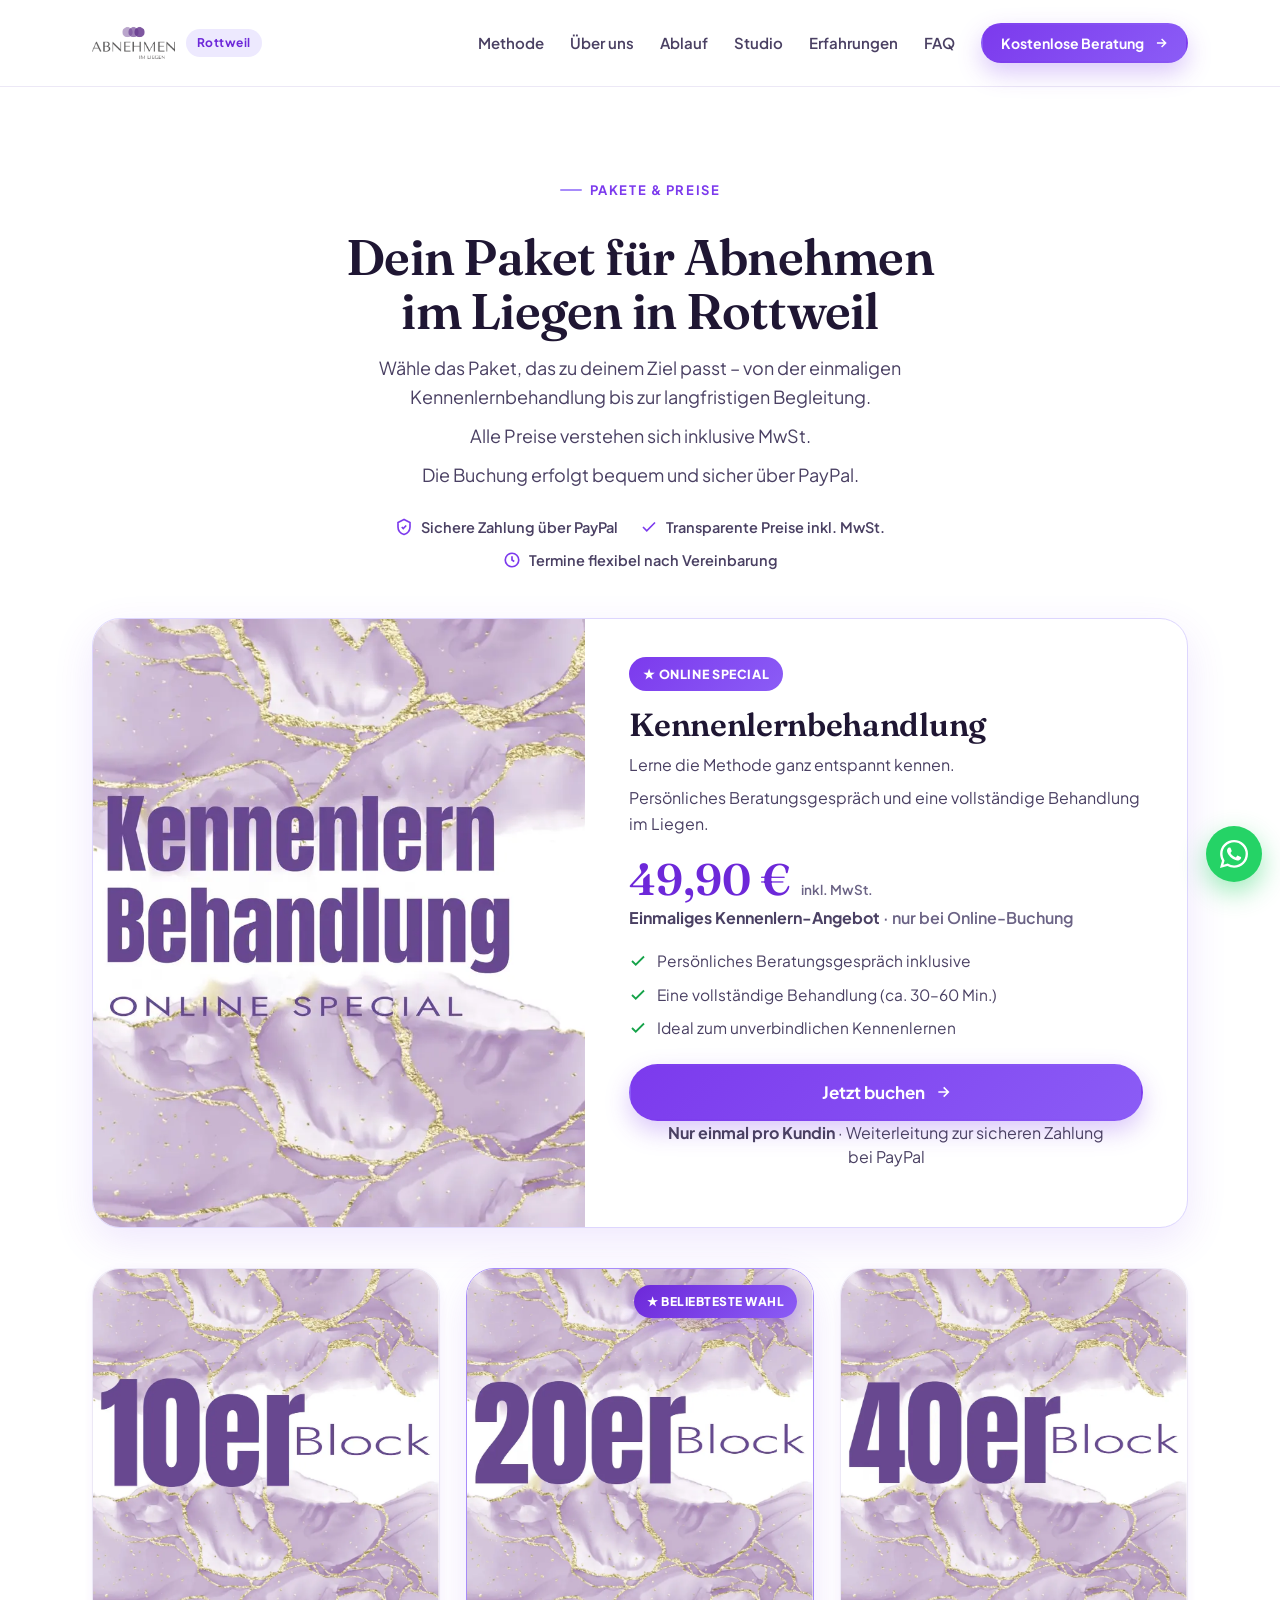
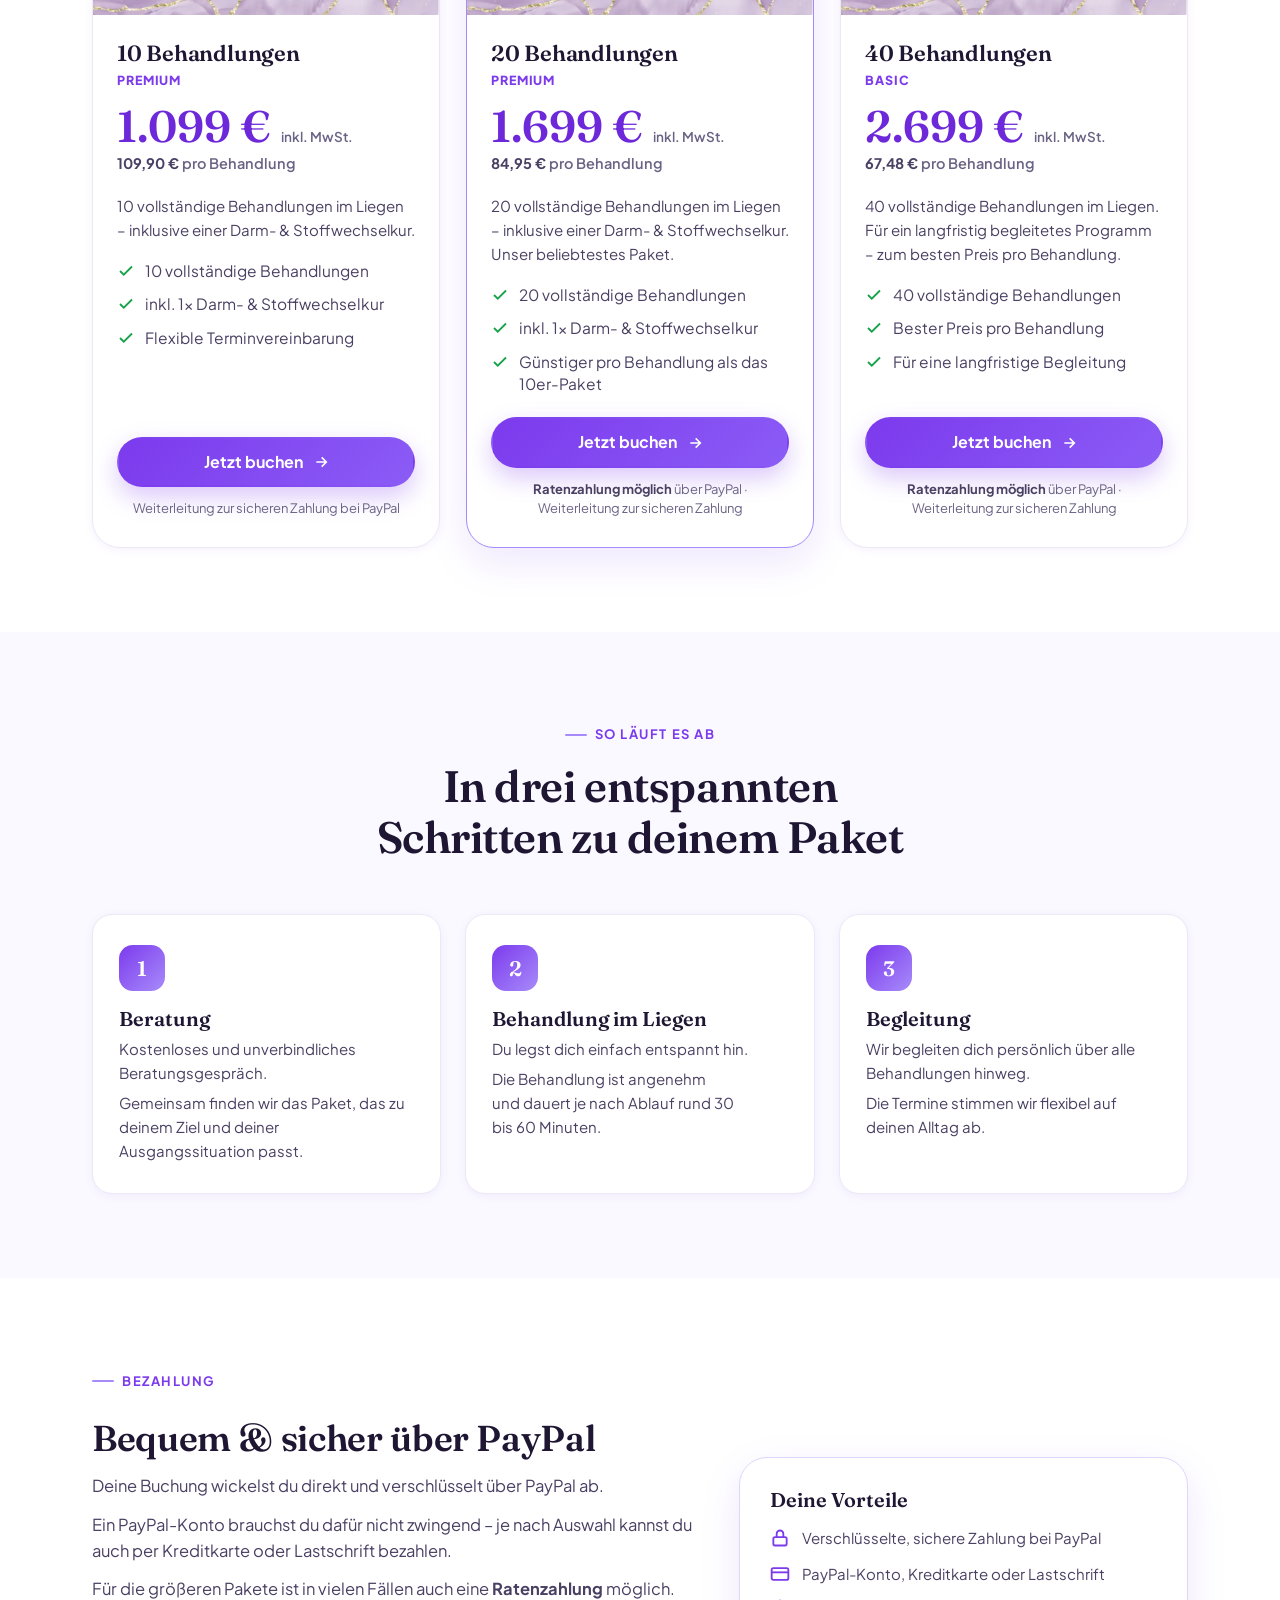
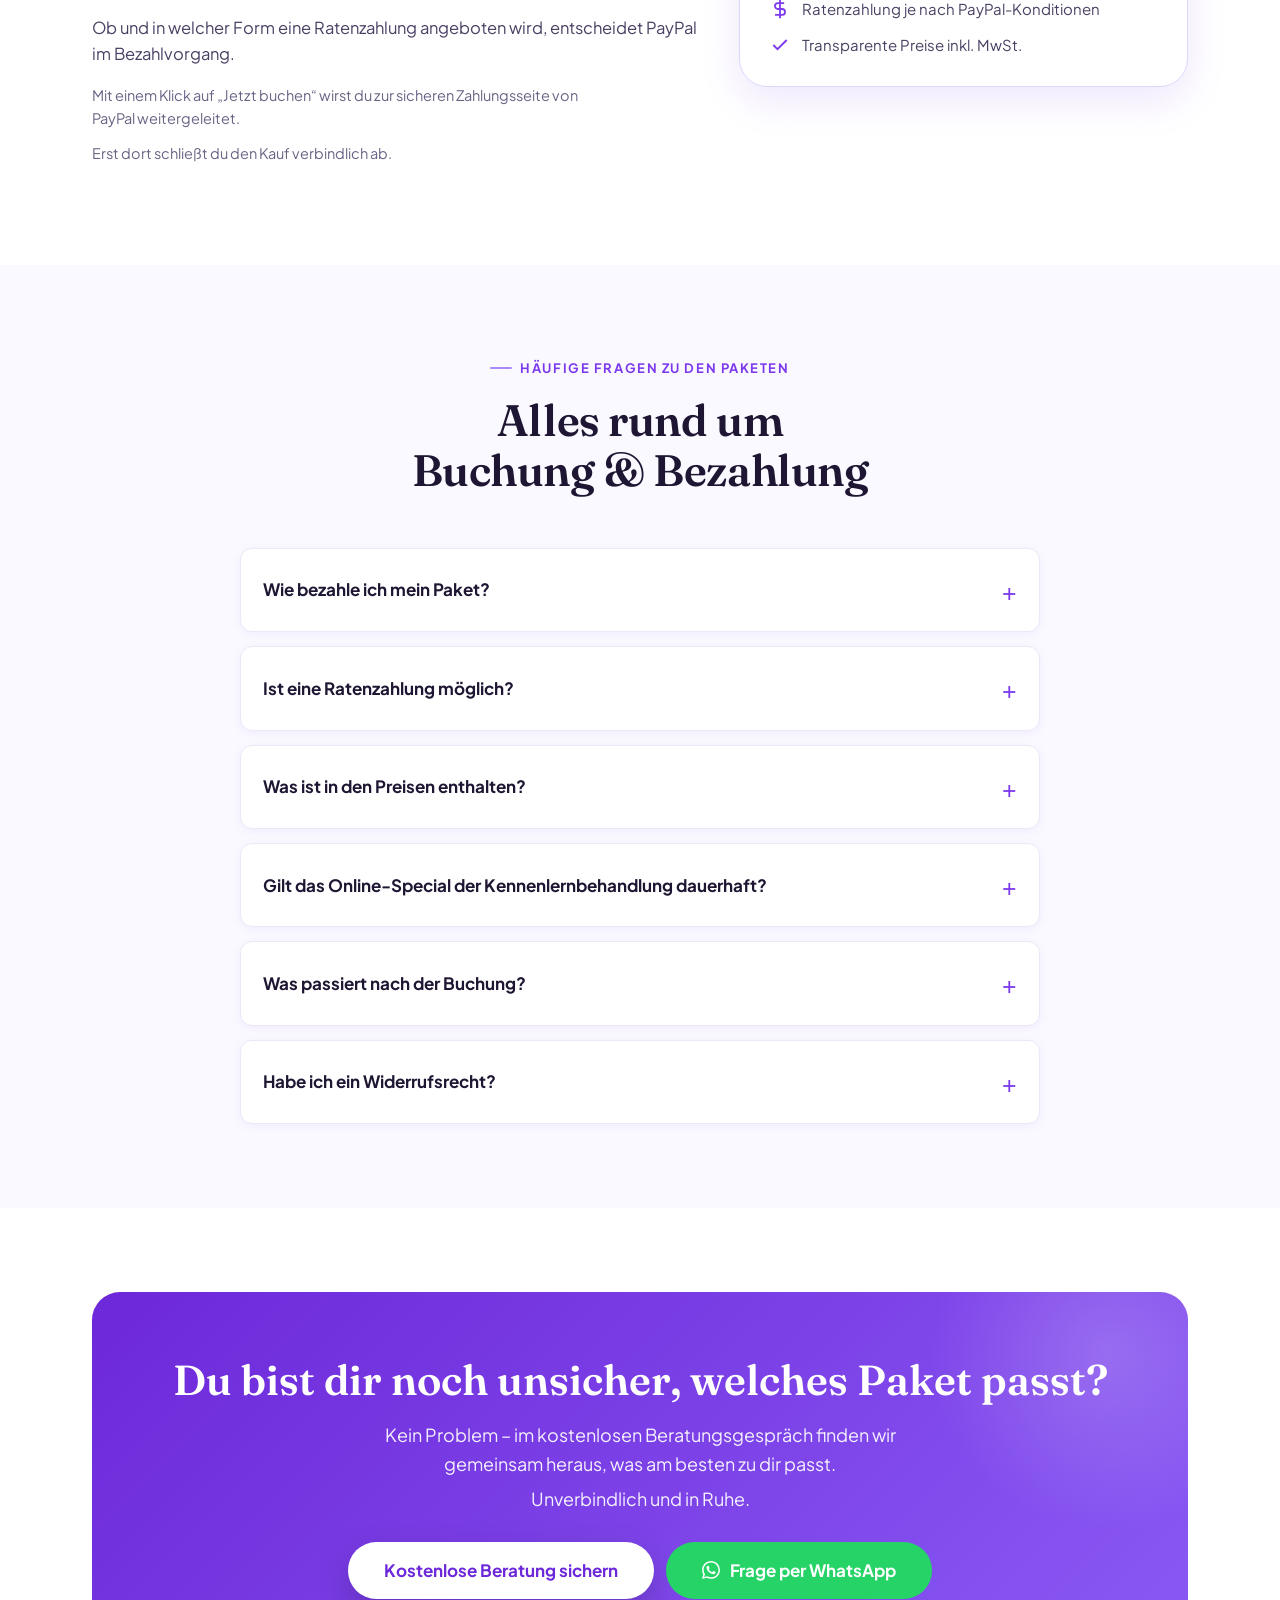
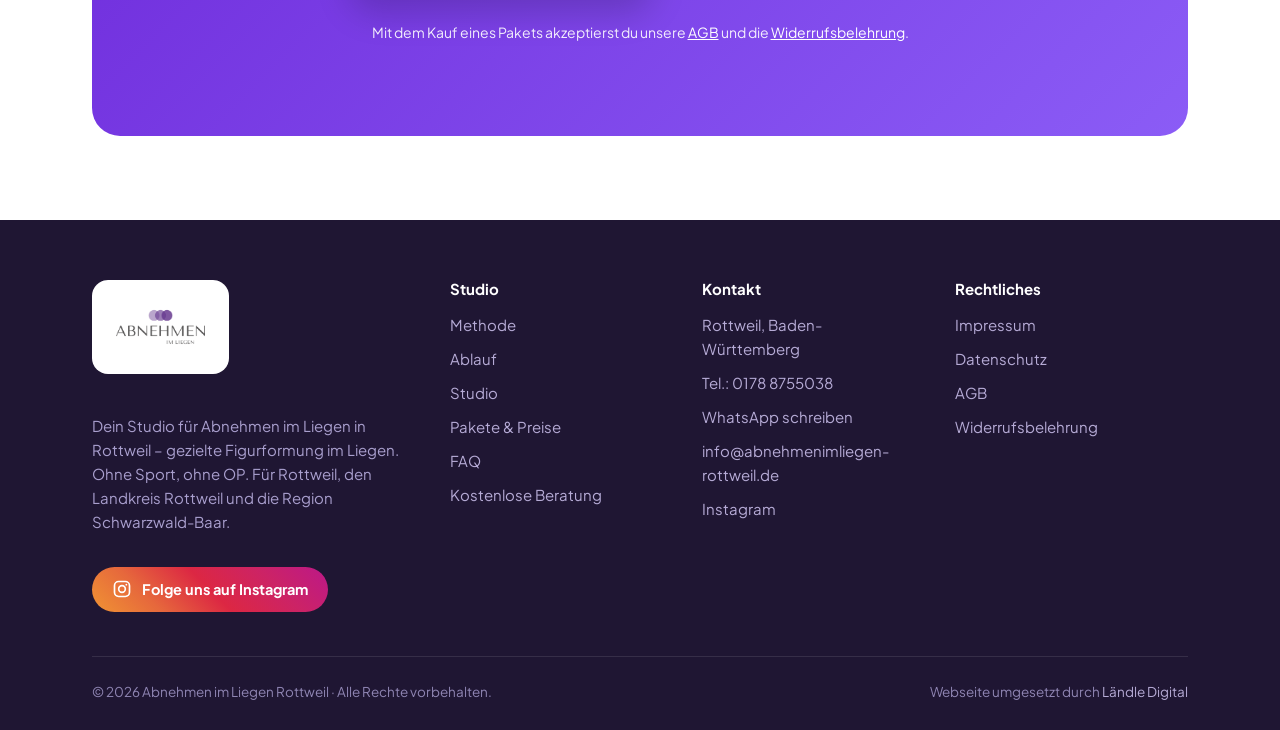
<file: pakete.html>
<!DOCTYPE html>
<html lang="de-DE">
<head>
<meta charset="UTF-8" />
<meta name="viewport" content="width=device-width, initial-scale=1.0" />
<title>Pakete &amp; Preise · Abnehmen im Liegen Rottweil</title>
<meta name="description" content="Alle Behandlungspakete von Abnehmen im Liegen Rottweil auf einen Blick: Kennenlernbehandlung, 10er-, 20er- und 40er-Paket. Transparente Preise inkl. MwSt., bequem & sicher über PayPal buchen." />
<!-- Nicht öffentlich verlinkt: nur über direkten Link erreichbar, nicht indexieren -->
<meta name="robots" content="noindex, nofollow" />
<meta name="theme-color" content="#7c3aed" />
<link rel="canonical" href="https://www.abnehmenimliegen-rottweil.de/pakete.html" />
<link rel="icon" href="Abnehmen-im-Liegen-Shop-13-.png" />

<!-- Open Graph -->
<meta property="og:type" content="website" />
<meta property="og:locale" content="de_DE" />
<meta property="og:site_name" content="Abnehmen im Liegen Rottweil" />
<meta property="og:title" content="Pakete & Preise · Abnehmen im Liegen Rottweil" />
<meta property="og:description" content="Kennenlernbehandlung, 10er-, 20er- und 40er-Paket – transparente Preise inkl. MwSt. Bequem & sicher über PayPal buchen." />
<meta property="og:url" content="https://www.abnehmenimliegen-rottweil.de/pakete.html" />
<meta property="og:image" content="https://www.abnehmenimliegen-rottweil.de/20er-Block.png" />
<meta name="twitter:card" content="summary_large_image" />

<!-- Schriften lokal gehostet (DSGVO: keine externen Font-CDNs) -->
<link rel="preload" href="fonts/fraunces-latin-full-normal.woff2" as="font" type="font/woff2" crossorigin />
<link rel="preload" href="fonts/plus-jakarta-sans-latin-400-normal.woff2" as="font" type="font/woff2" crossorigin />
<link rel="stylesheet" href="style.css" />

<!-- ============================================================
     PRODUKT-STRUKTURDATEN (schema.org Product) — je Paket
     Preise inkl. MwSt. Bei Preisänderung hier mit anpassen.
============================================================= -->
<script type="application/ld+json">
{
  "@context": "https://schema.org",
  "@graph": [
    {
      "@type": "Product",
      "name": "Kennenlernbehandlung ONLINE SPECIAL",
      "description": "Persönliches Beratungsgespräch und eine vollständige Behandlung „Abnehmen im Liegen“ in Rottweil. Einmalig pro Kundin. Sonderpreis nur bei Online-Buchung.",
      "image": "https://www.abnehmenimliegen-rottweil.de/Kennenlernbehandlung-Online-Special.png",
      "brand": { "@type": "Brand", "name": "Abnehmen im Liegen Rottweil" },
      "category": "Beauty & Wellness – Abnehmen im Liegen",
      "offers": {
        "@type": "Offer",
        "price": "49.90",
        "priceCurrency": "EUR",
        "availability": "https://schema.org/InStock",
        "url": "https://www.abnehmenimliegen-rottweil.de/pakete.html",
        "seller": { "@type": "Organization", "name": "Abnehmen im Liegen Rottweil" }
      }
    },
    {
      "@type": "Product",
      "name": "10 Behandlungen PREMIUM",
      "description": "Paket mit 10 vollständigen Behandlungen „Abnehmen im Liegen“ in Rottweil, inklusive 1× Darm- & Stoffwechselkur.",
      "image": "https://www.abnehmenimliegen-rottweil.de/10er-Block.png",
      "brand": { "@type": "Brand", "name": "Abnehmen im Liegen Rottweil" },
      "category": "Beauty & Wellness – Abnehmen im Liegen",
      "offers": {
        "@type": "Offer",
        "price": "1099.00",
        "priceCurrency": "EUR",
        "availability": "https://schema.org/InStock",
        "url": "https://www.abnehmenimliegen-rottweil.de/pakete.html",
        "seller": { "@type": "Organization", "name": "Abnehmen im Liegen Rottweil" }
      }
    },
    {
      "@type": "Product",
      "name": "20 Behandlungen PREMIUM",
      "description": "Paket mit 20 vollständigen Behandlungen „Abnehmen im Liegen“ in Rottweil, inklusive 1× Darm- & Stoffwechselkur. Beliebteste Wahl.",
      "image": "https://www.abnehmenimliegen-rottweil.de/20er-Block.png",
      "brand": { "@type": "Brand", "name": "Abnehmen im Liegen Rottweil" },
      "category": "Beauty & Wellness – Abnehmen im Liegen",
      "offers": {
        "@type": "Offer",
        "price": "1699.00",
        "priceCurrency": "EUR",
        "availability": "https://schema.org/InStock",
        "url": "https://www.abnehmenimliegen-rottweil.de/pakete.html",
        "seller": { "@type": "Organization", "name": "Abnehmen im Liegen Rottweil" }
      }
    },
    {
      "@type": "Product",
      "name": "40 Behandlungen BASIC",
      "description": "Paket mit 40 vollständigen Behandlungen „Abnehmen im Liegen“ in Rottweil. Bester Preis pro Behandlung.",
      "image": "https://www.abnehmenimliegen-rottweil.de/40er-Block.png",
      "brand": { "@type": "Brand", "name": "Abnehmen im Liegen Rottweil" },
      "category": "Beauty & Wellness – Abnehmen im Liegen",
      "offers": {
        "@type": "Offer",
        "price": "2699.00",
        "priceCurrency": "EUR",
        "availability": "https://schema.org/InStock",
        "url": "https://www.abnehmenimliegen-rottweil.de/pakete.html",
        "seller": { "@type": "Organization", "name": "Abnehmen im Liegen Rottweil" }
      }
    },
    {
      "@type": "BreadcrumbList",
      "itemListElement": [
        { "@type": "ListItem", "position": 1, "name": "Startseite", "item": "https://www.abnehmenimliegen-rottweil.de/" },
        { "@type": "ListItem", "position": 2, "name": "Pakete & Preise", "item": "https://www.abnehmenimliegen-rottweil.de/pakete.html" }
      ]
    }
  ]
}
</script>
</head>
<body class="page-pakete">

<!-- ============================================================
     TOPBAR
============================================================= -->
<header class="topbar">
  <div class="shell topbar__inner">
    <a href="index.html" class="topbar__logo" aria-label="Abnehmen im Liegen Rottweil – Startseite">
      <img src="Abnehmen-im-Liegen-Shop-13-.png" alt="Abnehmen im Liegen" class="topbar__logo-img" width="1000" height="700" />
      <span class="topbar__logo-tag">Rottweil</span>
    </a>
    <nav class="topbar__nav" aria-label="Hauptnavigation">
      <a href="index.html#methode">Methode</a>
      <a href="index.html#ueber-uns">Über uns</a>
      <a href="index.html#ablauf">Ablauf</a>
      <a href="index.html#studio">Studio</a>
      <a href="index.html#stimmen">Erfahrungen</a>
      <a href="index.html#faq">FAQ</a>
    </nav>
    <a href="index.html#beratung" class="btn btn--primary btn--sm topbar__cta">
      Kostenlose Beratung
      <svg viewBox="0 0 24 24" width="14" height="14" fill="none" stroke="currentColor" stroke-width="2.5"><path d="M5 12h14M13 5l7 7-7 7"/></svg>
    </a>
    <button class="burger" id="burger" aria-label="Menü öffnen" aria-expanded="false">
      <span></span><span></span><span></span>
    </button>
  </div>
  <div class="topbar__mobile" id="topbarMobile">
    <a href="index.html#methode">Methode</a>
    <a href="index.html#ueber-uns">Über uns</a>
    <a href="index.html#ablauf">Ablauf</a>
    <a href="index.html#studio">Studio</a>
    <a href="index.html#stimmen">Erfahrungen</a>
    <a href="index.html#faq">FAQ</a>
    <a href="index.html#beratung" class="btn btn--primary btn--block">Kostenlose Beratung sichern</a>
  </div>
</header>

<main id="top">

<!-- ============================================================
     INTRO (kein zweiter Hero)
============================================================= -->
<section class="section">
  <div class="shell">
    <div class="pkg-intro">
      <span class="eyebrow eyebrow--center">Pakete &amp; Preise</span>
      <h1>Dein Paket für Abnehmen im Liegen in Rottweil</h1>
      <div class="lines">
        <p>Wähle das Paket, das zu deinem Ziel passt – von der einmaligen Kennenlernbehandlung bis zur langfristigen Begleitung.</p>
        <p>Alle Preise verstehen sich inklusive MwSt.</p>
        <p>Die Buchung erfolgt bequem und sicher über PayPal.</p>
      </div>
      <div class="pkg-trust">
        <span><svg viewBox="0 0 24 24" width="18" height="18" fill="none" stroke="currentColor" stroke-width="2.2"><path d="M12 2 4 6v6c0 5 3.4 8.5 8 10 4.6-1.5 8-5 8-10V6l-8-4z"/><path d="m9 12 2 2 4-4"/></svg> Sichere Zahlung über PayPal</span>
        <span><svg viewBox="0 0 24 24" width="18" height="18" fill="none" stroke="currentColor" stroke-width="2.2"><path d="M20 6 9 17l-5-5"/></svg> Transparente Preise inkl. MwSt.</span>
        <span><svg viewBox="0 0 24 24" width="18" height="18" fill="none" stroke="currentColor" stroke-width="2.2"><circle cx="12" cy="12" r="9"/><path d="M12 7v5l3 2"/></svg> Termine flexibel nach Vereinbarung</span>
      </div>
    </div>

    <!-- ========================================================
         PAYPAL-LINKS — ZENTRALE ÜBERSICHT / BITTE PRÜFEN
         ---------------------------------------------------------
         Zuordnung vom Studio bestätigt. Zum Ändern eines Links nur den
         href-Wert am jeweiligen Button tauschen.

           Kennenlernbehandlung ONLINE SPECIAL (49,90 €)   [bestätigt]
             -> https://www.paypal.com/ncp/payment/P8BVMS3WVS9TJ
           10 Behandlungen PREMIUM (1.099,00 €)          [bestätigt]
             -> https://www.paypal.com/ncp/payment/C5M5JC3ZSM3NA
           20 Behandlungen PREMIUM (1.699,00 €)          [bestätigt]
             -> https://www.paypal.com/ncp/payment/GCDRB74C4LL9U
           40 Behandlungen BASIC (2.699,00 €)             [bestätigt]
             -> https://www.paypal.com/ncp/payment/JVAK79L8C2PBA

           Nicht online eingebunden (Reserve):
           Kennenlernbehandlung normal, 59,90 € Studiopreis
             -> https://www.paypal.com/ncp/payment/9R8B7V8PA9WYQ

         TODO (rechtlich, siehe README): Button-Beschriftung §312j BGB,
         Rechnungsstellung mit USt-Ausweis.
    ========================================================= -->

    <!-- Featured: Kennenlernbehandlung Online Special -->
    <article class="pkg-featured">
      <div class="pkg-featured__media">
        <picture>
          <source type="image/webp" srcset="Kennenlernbehandlung-Online-Special.webp" />
          <img src="Kennenlernbehandlung-Online-Special.png"
               alt="Kennenlernbehandlung Online Special – Abnehmen im Liegen in Rottweil"
               width="1000" height="1000" loading="eager" />
        </picture>
      </div>
      <div class="pkg-featured__body">
        <span class="pkg-badge">★ Online Special</span>
        <h2>Kennenlernbehandlung</h2>
        <div class="lines">
          <p>Lerne die Methode ganz entspannt kennen.</p>
          <p>Persönliches Beratungsgespräch und eine vollständige Behandlung im Liegen.</p>
        </div>
        <div class="pkg-price">
          <b>49,90&nbsp;€</b>
          <span class="pkg-vat">inkl. MwSt.</span>
        </div>
        <p class="pkg-perunit">Einmaliges Kennenlern-Angebot <span class="pkg-perunit__sep">·</span> <span class="pkg-perunit__hint">nur bei Online-Buchung</span></p>
        <ul class="pkg-benefits">
          <li><svg viewBox="0 0 24 24" width="18" height="18" fill="none" stroke="currentColor" stroke-width="2.4"><path d="M20 6 9 17l-5-5"/></svg> Persönliches Beratungsgespräch inklusive</li>
          <li><svg viewBox="0 0 24 24" width="18" height="18" fill="none" stroke="currentColor" stroke-width="2.4"><path d="M20 6 9 17l-5-5"/></svg> Eine vollständige Behandlung (ca. 30–60&nbsp;Min.)</li>
          <li><svg viewBox="0 0 24 24" width="18" height="18" fill="none" stroke="currentColor" stroke-width="2.4"><path d="M20 6 9 17l-5-5"/></svg> Ideal zum unverbindlichen Kennenlernen</li>
        </ul>
        <!-- PayPal: Kennenlernbehandlung ONLINE SPECIAL · 49,90 € (bestätigt) -->
        <a class="btn btn--primary btn--lg btn--block" href="https://www.paypal.com/ncp/payment/P8BVMS3WVS9TJ" target="_blank" rel="noopener">
          Jetzt buchen
          <svg viewBox="0 0 24 24" width="16" height="16" fill="none" stroke="currentColor" stroke-width="2.4"><path d="M5 12h14M13 5l7 7-7 7"/></svg>
        </a>
        <p class="pkg-note"><strong>Nur einmal pro Kundin</strong> · Weiterleitung zur sicheren Zahlung bei PayPal</p>
      </div>
    </article>

    <!-- Die drei Blöcke -->
    <div class="pkg-grid">

      <!-- 10er -->
      <article class="pkg-card">
        <div class="pkg-card__media">
          <picture>
            <source type="image/webp" srcset="10er-Block.webp" />
            <img src="10er-Block.png"
                 alt="10er-Paket Premium – 10 Behandlungen Abnehmen im Liegen in Rottweil"
                 width="1000" height="1000" loading="lazy" />
          </picture>
        </div>
        <div class="pkg-card__body">
          <h3>10 Behandlungen</h3>
          <p class="pkg-card__tier">Premium</p>
          <div class="pkg-price">
            <b>1.099&nbsp;€</b>
            <span class="pkg-vat">inkl. MwSt.</span>
          </div>
          <p class="pkg-perunit">109,90&nbsp;€ <span class="pkg-perunit__hint">pro Behandlung</span></p>
          <p class="pkg-card__desc">10 vollständige Behandlungen im Liegen – inklusive einer Darm- &amp; Stoffwechselkur.</p>
          <ul class="pkg-benefits">
            <li><svg viewBox="0 0 24 24" width="18" height="18" fill="none" stroke="currentColor" stroke-width="2.4"><path d="M20 6 9 17l-5-5"/></svg> 10 vollständige Behandlungen</li>
            <li><svg viewBox="0 0 24 24" width="18" height="18" fill="none" stroke="currentColor" stroke-width="2.4"><path d="M20 6 9 17l-5-5"/></svg> inkl. 1× Darm- &amp; Stoffwechselkur</li>
            <li><svg viewBox="0 0 24 24" width="18" height="18" fill="none" stroke="currentColor" stroke-width="2.4"><path d="M20 6 9 17l-5-5"/></svg> Flexible Terminvereinbarung</li>
          </ul>
          <div class="pkg-card__spacer"></div>
          <!-- PayPal: 10 Behandlungen PREMIUM · 1.099,00 € (bestätigt) -->
          <a class="btn btn--primary btn--block" href="https://www.paypal.com/ncp/payment/C5M5JC3ZSM3NA" target="_blank" rel="noopener">
            Jetzt buchen
            <svg viewBox="0 0 24 24" width="16" height="16" fill="none" stroke="currentColor" stroke-width="2.4"><path d="M5 12h14M13 5l7 7-7 7"/></svg>
          </a>
          <p class="pkg-note">Weiterleitung zur sicheren Zahlung bei PayPal</p>
        </div>
      </article>

      <!-- 20er (beliebteste) -->
      <article class="pkg-card pkg-card--highlight">
        <span class="pkg-ribbon">★ Beliebteste Wahl</span>
        <div class="pkg-card__media">
          <picture>
            <source type="image/webp" srcset="20er-Block.webp" />
            <img src="20er-Block.png"
                 alt="20er-Paket Premium – 20 Behandlungen Abnehmen im Liegen in Rottweil, beliebteste Wahl"
                 width="1000" height="1000" loading="lazy" />
          </picture>
        </div>
        <div class="pkg-card__body">
          <h3>20 Behandlungen</h3>
          <p class="pkg-card__tier">Premium</p>
          <div class="pkg-price">
            <b>1.699&nbsp;€</b>
            <span class="pkg-vat">inkl. MwSt.</span>
          </div>
          <p class="pkg-perunit">84,95&nbsp;€ <span class="pkg-perunit__hint">pro Behandlung</span></p>
          <p class="pkg-card__desc">20 vollständige Behandlungen im Liegen – inklusive einer Darm- &amp; Stoffwechselkur.<br />Unser beliebtestes Paket.</p>
          <ul class="pkg-benefits">
            <li><svg viewBox="0 0 24 24" width="18" height="18" fill="none" stroke="currentColor" stroke-width="2.4"><path d="M20 6 9 17l-5-5"/></svg> 20 vollständige Behandlungen</li>
            <li><svg viewBox="0 0 24 24" width="18" height="18" fill="none" stroke="currentColor" stroke-width="2.4"><path d="M20 6 9 17l-5-5"/></svg> inkl. 1× Darm- &amp; Stoffwechselkur</li>
            <li><svg viewBox="0 0 24 24" width="18" height="18" fill="none" stroke="currentColor" stroke-width="2.4"><path d="M20 6 9 17l-5-5"/></svg> Günstiger pro Behandlung als das 10er-Paket</li>
          </ul>
          <div class="pkg-card__spacer"></div>
          <!-- PayPal: 20 Behandlungen PREMIUM · 1.699,00 € (bestätigt) -->
          <a class="btn btn--primary btn--block" href="https://www.paypal.com/ncp/payment/GCDRB74C4LL9U" target="_blank" rel="noopener">
            Jetzt buchen
            <svg viewBox="0 0 24 24" width="16" height="16" fill="none" stroke="currentColor" stroke-width="2.4"><path d="M5 12h14M13 5l7 7-7 7"/></svg>
          </a>
          <p class="pkg-note"><strong>Ratenzahlung möglich</strong> über PayPal · Weiterleitung zur sicheren Zahlung</p>
        </div>
      </article>

      <!-- 40er -->
      <article class="pkg-card">
        <div class="pkg-card__media">
          <picture>
            <source type="image/webp" srcset="40er-Block.webp" />
            <img src="40er-Block.png"
                 alt="40er-Paket Basic – 40 Behandlungen Abnehmen im Liegen in Rottweil, bester Preis pro Behandlung"
                 width="1000" height="1000" loading="lazy" />
          </picture>
        </div>
        <div class="pkg-card__body">
          <h3>40 Behandlungen</h3>
          <p class="pkg-card__tier">Basic</p>
          <div class="pkg-price">
            <b>2.699&nbsp;€</b>
            <span class="pkg-vat">inkl. MwSt.</span>
          </div>
          <p class="pkg-perunit">67,48&nbsp;€ <span class="pkg-perunit__hint">pro Behandlung</span></p>
          <p class="pkg-card__desc">40 vollständige Behandlungen im Liegen.<br />Für ein langfristig begleitetes Programm – zum besten Preis pro Behandlung.</p>
          <ul class="pkg-benefits">
            <li><svg viewBox="0 0 24 24" width="18" height="18" fill="none" stroke="currentColor" stroke-width="2.4"><path d="M20 6 9 17l-5-5"/></svg> 40 vollständige Behandlungen</li>
            <li><svg viewBox="0 0 24 24" width="18" height="18" fill="none" stroke="currentColor" stroke-width="2.4"><path d="M20 6 9 17l-5-5"/></svg> Bester Preis pro Behandlung</li>
            <li><svg viewBox="0 0 24 24" width="18" height="18" fill="none" stroke="currentColor" stroke-width="2.4"><path d="M20 6 9 17l-5-5"/></svg> Für eine langfristige Begleitung</li>
          </ul>
          <div class="pkg-card__spacer"></div>
          <!-- PayPal: 40 Behandlungen BASIC · 2.699,00 € (bestätigt) -->
          <a class="btn btn--primary btn--block" href="https://www.paypal.com/ncp/payment/JVAK79L8C2PBA" target="_blank" rel="noopener">
            Jetzt buchen
            <svg viewBox="0 0 24 24" width="16" height="16" fill="none" stroke="currentColor" stroke-width="2.4"><path d="M5 12h14M13 5l7 7-7 7"/></svg>
          </a>
          <p class="pkg-note"><strong>Ratenzahlung möglich</strong> über PayPal · Weiterleitung zur sicheren Zahlung</p>
        </div>
      </article>

    </div>
  </div>
</section>

<!-- ============================================================
     SO LÄUFT ES AB
============================================================= -->
<section class="section section--soft">
  <div class="shell">
    <div class="section-head">
      <span class="eyebrow eyebrow--center">So läuft es ab</span>
      <h2>In drei entspannten Schritten zu deinem Paket</h2>
    </div>
    <div class="flow">
      <div class="flow__item">
        <div class="flow__num">1</div>
        <h3>Beratung</h3>
        <div class="lines">
          <p>Kostenloses und unverbindliches Beratungsgespräch.</p>
          <p>Gemeinsam finden wir das Paket, das zu deinem Ziel und deiner Ausgangssituation passt.</p>
        </div>
      </div>
      <div class="flow__item">
        <div class="flow__num">2</div>
        <h3>Behandlung im Liegen</h3>
        <div class="lines">
          <p>Du legst dich einfach entspannt hin.</p>
          <p>Die Behandlung ist angenehm und dauert je nach Ablauf rund 30 bis 60&nbsp;Minuten.</p>
        </div>
      </div>
      <div class="flow__item">
        <div class="flow__num">3</div>
        <h3>Begleitung</h3>
        <div class="lines">
          <p>Wir begleiten dich persönlich über alle Behandlungen hinweg.</p>
          <p>Die Termine stimmen wir flexibel auf deinen Alltag ab.</p>
        </div>
      </div>
    </div>
  </div>
</section>

<!-- ============================================================
     ZAHLUNG & RATENZAHLUNG
============================================================= -->
<section class="section">
  <div class="shell">
    <div class="pay-info">
      <div class="pay-info__text">
        <span class="eyebrow">Bezahlung</span>
        <h2>Bequem &amp; sicher über PayPal</h2>
        <div class="lines">
          <p>Deine Buchung wickelst du direkt und verschlüsselt über PayPal ab.</p>
          <p>Ein PayPal-Konto brauchst du dafür nicht zwingend – je nach Auswahl kannst du auch per Kreditkarte oder Lastschrift bezahlen.</p>
          <p>Für die größeren Pakete ist in vielen Fällen auch eine <strong>Ratenzahlung</strong> möglich.</p>
          <p>Ob und in welcher Form eine Ratenzahlung angeboten wird, entscheidet PayPal im Bezahlvorgang.</p>
        </div>
        <div class="lines" style="font-size:14.5px;color:var(--muted);">
          <p style="color:inherit;font-size:inherit;">Mit einem Klick auf „Jetzt buchen“ wirst du zur sicheren Zahlungsseite von PayPal weitergeleitet.</p>
          <p style="color:inherit;font-size:inherit;">Erst dort schließt du den Kauf verbindlich ab.</p>
        </div>
      </div>
      <div class="pay-info__card">
        <h3>Deine Vorteile</h3>
        <ul class="pay-list">
          <li><svg viewBox="0 0 24 24" width="20" height="20" fill="none" stroke="currentColor" stroke-width="2.2"><rect x="4" y="11" width="16" height="10" rx="2"/><path d="M8 11V7a4 4 0 0 1 8 0v4"/></svg> Verschlüsselte, sichere Zahlung bei PayPal</li>
          <li><svg viewBox="0 0 24 24" width="20" height="20" fill="none" stroke="currentColor" stroke-width="2.2"><rect x="2" y="5" width="20" height="14" rx="2"/><path d="M2 10h20"/></svg> PayPal-Konto, Kreditkarte oder Lastschrift</li>
          <li><svg viewBox="0 0 24 24" width="20" height="20" fill="none" stroke="currentColor" stroke-width="2.2"><path d="M12 1v22M17 5H9.5a3.5 3.5 0 0 0 0 7h5a3.5 3.5 0 0 1 0 7H6"/></svg> Ratenzahlung je nach PayPal-Konditionen</li>
          <li><svg viewBox="0 0 24 24" width="20" height="20" fill="none" stroke="currentColor" stroke-width="2.2"><path d="M20 6 9 17l-5-5"/></svg> Transparente Preise inkl. MwSt.</li>
        </ul>
      </div>
    </div>
  </div>
</section>

<!-- ============================================================
     FAQ
============================================================= -->
<section class="section section--soft" id="faq-pakete">
  <div class="shell">
    <div class="section-head">
      <span class="eyebrow eyebrow--center">Häufige Fragen zu den Paketen</span>
      <h2>Alles rund um Buchung &amp; Bezahlung</h2>
    </div>
    <div class="faq">
      <details>
        <summary>Wie bezahle ich mein Paket?</summary>
        <div class="lines">
          <p>Die Bezahlung läuft bequem und sicher über PayPal.</p>
          <p>Mit einem Klick auf „Jetzt buchen“ gelangst du direkt zur verschlüsselten Zahlungsseite.</p>
          <p>Dort kannst du – je nach Auswahl – mit deinem PayPal-Konto, per Kreditkarte oder per Lastschrift bezahlen.</p>
        </div>
      </details>
      <details>
        <summary>Ist eine Ratenzahlung möglich?</summary>
        <div class="lines">
          <p>Gerade bei den größeren Paketen ist in vielen Fällen eine Ratenzahlung möglich.</p>
          <p>Ob und in welcher Form sie angeboten wird, entscheidet PayPal im Bezahlvorgang.</p>
        </div>
      </details>
      <details>
        <summary>Was ist in den Preisen enthalten?</summary>
        <div class="lines">
          <p>Alle angegebenen Preise verstehen sich inklusive gesetzlicher Mehrwertsteuer.</p>
          <p>Was im jeweiligen Paket enthalten ist, findest du direkt auf der Paketkarte.</p>
          <p>Zum Beispiel die Anzahl der Behandlungen und, bei den Premium-Paketen, eine Darm- &amp; Stoffwechselkur.</p>
        </div>
      </details>
      <details>
        <summary>Gilt das Online-Special der Kennenlernbehandlung dauerhaft?</summary>
        <div class="lines">
          <p>Der Sonderpreis von 49,90&nbsp;€ gilt nur bei der Online-Buchung.</p>
          <p>Er kann einmalig pro Kundin in Anspruch genommen werden.</p>
        </div>
      </details>
      <details>
        <summary>Was passiert nach der Buchung?</summary>
        <div class="lines">
          <p>Nach deiner Buchung über PayPal melden wir uns bei dir.</p>
          <p>Gemeinsam vereinbaren wir deinen ersten Termin – ganz flexibel nach deinem Alltag.</p>
        </div>
      </details>
      <details>
        <summary>Habe ich ein Widerrufsrecht?</summary>
        <div class="lines">
          <p>Als Verbraucherin steht dir bei einer Online-Buchung grundsätzlich ein gesetzliches Widerrufsrecht zu.</p>
          <p>Die Einzelheiten dazu findest du in unserer <a href="widerruf.html">Widerrufsbelehrung</a>.</p>
        </div>
      </details>
    </div>
  </div>
</section>

<!-- ============================================================
     ABSCHLUSS-CTA (Beratungsgespräch)
============================================================= -->
<section class="section">
  <div class="shell">
    <div class="cta-final">
      <h2>Du bist dir noch unsicher, welches Paket passt?</h2>
      <div class="lines">
        <p>Kein Problem – im kostenlosen Beratungsgespräch finden wir gemeinsam heraus, was am besten zu dir passt.</p>
        <p>Unverbindlich und in Ruhe.</p>
      </div>
      <div class="cta-row">
        <a href="index.html#beratung" class="btn btn--primary btn--lg">Kostenlose Beratung sichern</a>
        <a href="https://wa.me/491788755038?text=Hallo%20Mila%2C%20ich%20habe%20eine%20Frage%20zu%20den%20Paketen%20von%20Abnehmen%20im%20Liegen%20in%20Rottweil." target="_blank" rel="noopener" class="btn btn--wa btn--lg">
          <svg viewBox="0 0 24 24" width="18" height="18" fill="currentColor"><path d="M17.472 14.382c-.297-.149-1.758-.867-2.03-.967-.273-.099-.471-.148-.67.15-.197.297-.767.966-.94 1.164-.173.199-.347.223-.644.075-.297-.15-1.255-.463-2.39-1.475-.883-.788-1.48-1.761-1.653-2.059-.173-.297-.018-.458.13-.606.134-.133.298-.347.446-.52.149-.174.198-.298.298-.497.099-.198.05-.371-.025-.52-.075-.149-.669-1.612-.916-2.207-.242-.579-.487-.5-.669-.51-.173-.008-.371-.01-.57-.01-.198 0-.52.074-.792.372-.272.297-1.04 1.016-1.04 2.479 0 1.462 1.065 2.875 1.213 3.074.149.198 2.096 3.2 5.077 4.487.709.306 1.262.489 1.694.625.712.227 1.36.195 1.871.118.571-.085 1.758-.719 2.006-1.413.248-.694.248-1.289.173-1.413-.074-.124-.272-.198-.57-.347m-5.421 7.403h-.004a9.87 9.87 0 01-5.031-1.378l-.361-.214-3.741.982.999-3.648-.235-.374a9.86 9.86 0 01-1.51-5.26c.001-5.45 4.436-9.884 9.888-9.884 2.64 0 5.122 1.03 6.988 2.898a9.825 9.825 0 012.893 6.994c-.003 5.45-4.437 9.885-9.885 9.885M20.52 3.449C18.24 1.245 15.24 0 12.045 0 5.463 0 .104 5.334.101 11.892c0 2.096.549 4.14 1.595 5.945L0 24l6.335-1.652a12.062 12.062 0 005.71 1.447h.005c6.585 0 11.946-5.335 11.949-11.893a11.821 11.821 0 00-3.484-8.413"/></svg>
          Frage per WhatsApp
        </a>
      </div>
      <p style="margin-top:22px;font-size:14px;color:rgba(255,255,255,.9);">
        Mit dem Kauf eines Pakets akzeptierst du unsere
        <a href="agb.html" style="color:#fff;text-decoration:underline;">AGB</a> und die
        <a href="widerruf.html" style="color:#fff;text-decoration:underline;">Widerrufsbelehrung</a>.
      </p>
    </div>
  </div>
</section>

</main>

<!-- ============================================================
     FOOTER
============================================================= -->
<footer class="footer">
  <div class="shell">
    <div class="footer__grid">
      <div class="footer__brand">
        <a href="index.html" class="footer__logo" aria-label="Abnehmen im Liegen Rottweil – Startseite">
          <img src="Abnehmen-im-Liegen-Shop-13-.png" alt="Abnehmen im Liegen Rottweil" width="1000" height="700" />
        </a>
        <p>Dein Studio für Abnehmen im Liegen in Rottweil – gezielte Figurformung im Liegen. Ohne Sport, ohne OP. Für Rottweil, den Landkreis Rottweil und die Region Schwarzwald-Baar.</p>
        <a href="https://www.instagram.com/abnehmenimliegen_rottweil/" target="_blank" rel="noopener" class="footer__ig">
          <svg viewBox="0 0 24 24" width="20" height="20" fill="none" stroke="currentColor" stroke-width="2"><rect x="3" y="3" width="18" height="18" rx="5"/><circle cx="12" cy="12" r="4"/><circle cx="17.2" cy="6.8" r="1.1" fill="currentColor" stroke="none"/></svg>
          Folge uns auf Instagram
        </a>
      </div>
      <div>
        <h4>Studio</h4>
        <ul>
          <li><a href="index.html#methode">Methode</a></li>
          <li><a href="index.html#ablauf">Ablauf</a></li>
          <li><a href="index.html#studio">Studio</a></li>
          <li><a href="pakete.html">Pakete &amp; Preise</a></li>
          <li><a href="index.html#faq">FAQ</a></li>
          <li><a href="index.html#beratung">Kostenlose Beratung</a></li>
        </ul>
      </div>
      <div>
        <h4>Kontakt</h4>
        <ul>
          <li>Rottweil, Baden-Württemberg</li>
          <li>Tel.: <a href="tel:+491788755038">0178 8755038</a></li>
          <li><a href="https://wa.me/491788755038" target="_blank" rel="noopener">WhatsApp schreiben</a></li>
          <li><a href="mailto:info@abnehmenimliegen-rottweil.de">info@abnehmenimliegen-rottweil.de</a></li>
          <li><a href="https://www.instagram.com/abnehmenimliegen_rottweil/" target="_blank" rel="noopener">Instagram</a></li>
        </ul>
      </div>
      <div>
        <h4>Rechtliches</h4>
        <ul>
          <li><a href="impressum.html">Impressum</a></li>
          <li><a href="datenschutz.html">Datenschutz</a></li>
          <li><a href="agb.html">AGB</a></li>
          <li><a href="widerruf.html">Widerrufsbelehrung</a></li>
        </ul>
      </div>
    </div>
    <div class="footer__bottom">
      <span>© <span id="year">2026</span> Abnehmen im Liegen Rottweil · Alle Rechte vorbehalten.</span>
      <span>Webseite umgesetzt durch <a href="https://www.laendle-digital.com/">Ländle Digital</a></span>
    </div>
  </div>
</footer>

<!-- Floating WhatsApp -->
<a href="https://wa.me/491788755038?text=Hallo%20Mila%2C%20ich%20habe%20eine%20Frage%20zu%20den%20Paketen%20von%20Abnehmen%20im%20Liegen%20in%20Rottweil." target="_blank" rel="noopener" class="wa-float" aria-label="WhatsApp schreiben">
  <svg viewBox="0 0 24 24" width="28" height="28" fill="currentColor"><path d="M17.472 14.382c-.297-.149-1.758-.867-2.03-.967-.273-.099-.471-.148-.67.15-.197.297-.767.966-.94 1.164-.173.199-.347.223-.644.075-.297-.15-1.255-.463-2.39-1.475-.883-.788-1.48-1.761-1.653-2.059-.173-.297-.018-.458.13-.606.134-.133.298-.347.446-.52.149-.174.198-.298.298-.497.099-.198.05-.371-.025-.52-.075-.149-.669-1.612-.916-2.207-.242-.579-.487-.5-.669-.51-.173-.008-.371-.01-.57-.01-.198 0-.52.074-.792.372-.272.297-1.04 1.016-1.04 2.479 0 1.462 1.065 2.875 1.213 3.074.149.198 2.096 3.2 5.077 4.487.709.306 1.262.489 1.694.625.712.227 1.36.195 1.871.118.571-.085 1.758-.719 2.006-1.413.248-.694.248-1.289.173-1.413-.074-.124-.272-.198-.57-.347m-5.421 7.403h-.004a9.87 9.87 0 01-5.031-1.378l-.361-.214-3.741.982.999-3.648-.235-.374a9.86 9.86 0 01-1.51-5.26c.001-5.45 4.436-9.884 9.888-9.884 2.64 0 5.122 1.03 6.988 2.898a9.825 9.825 0 012.893 6.994c-.003 5.45-4.437 9.885-9.885 9.885M20.52 3.449C18.24 1.245 15.24 0 12.045 0 5.463 0 .104 5.334.101 11.892c0 2.096.549 4.14 1.595 5.945L0 24l6.335-1.652a12.062 12.062 0 005.71 1.447h.005c6.585 0 11.946-5.335 11.949-11.893a11.821 11.821 0 00-3.484-8.413"/></svg>
</a>

<script src="app.js" defer></script>

<!-- GoatCounter Analytics – datenschutzfreundlich, keine Cookies, DSGVO-konform -->
<!-- TODO: DEIN-CODE durch den bei goatcounter.com gewaehlten Code ersetzen -->
<script data-goatcounter="https://DEIN-CODE.goatcounter.com/count"
        async src="//gc.zgo.at/count.js"></script>
</body>
</html>
</file>
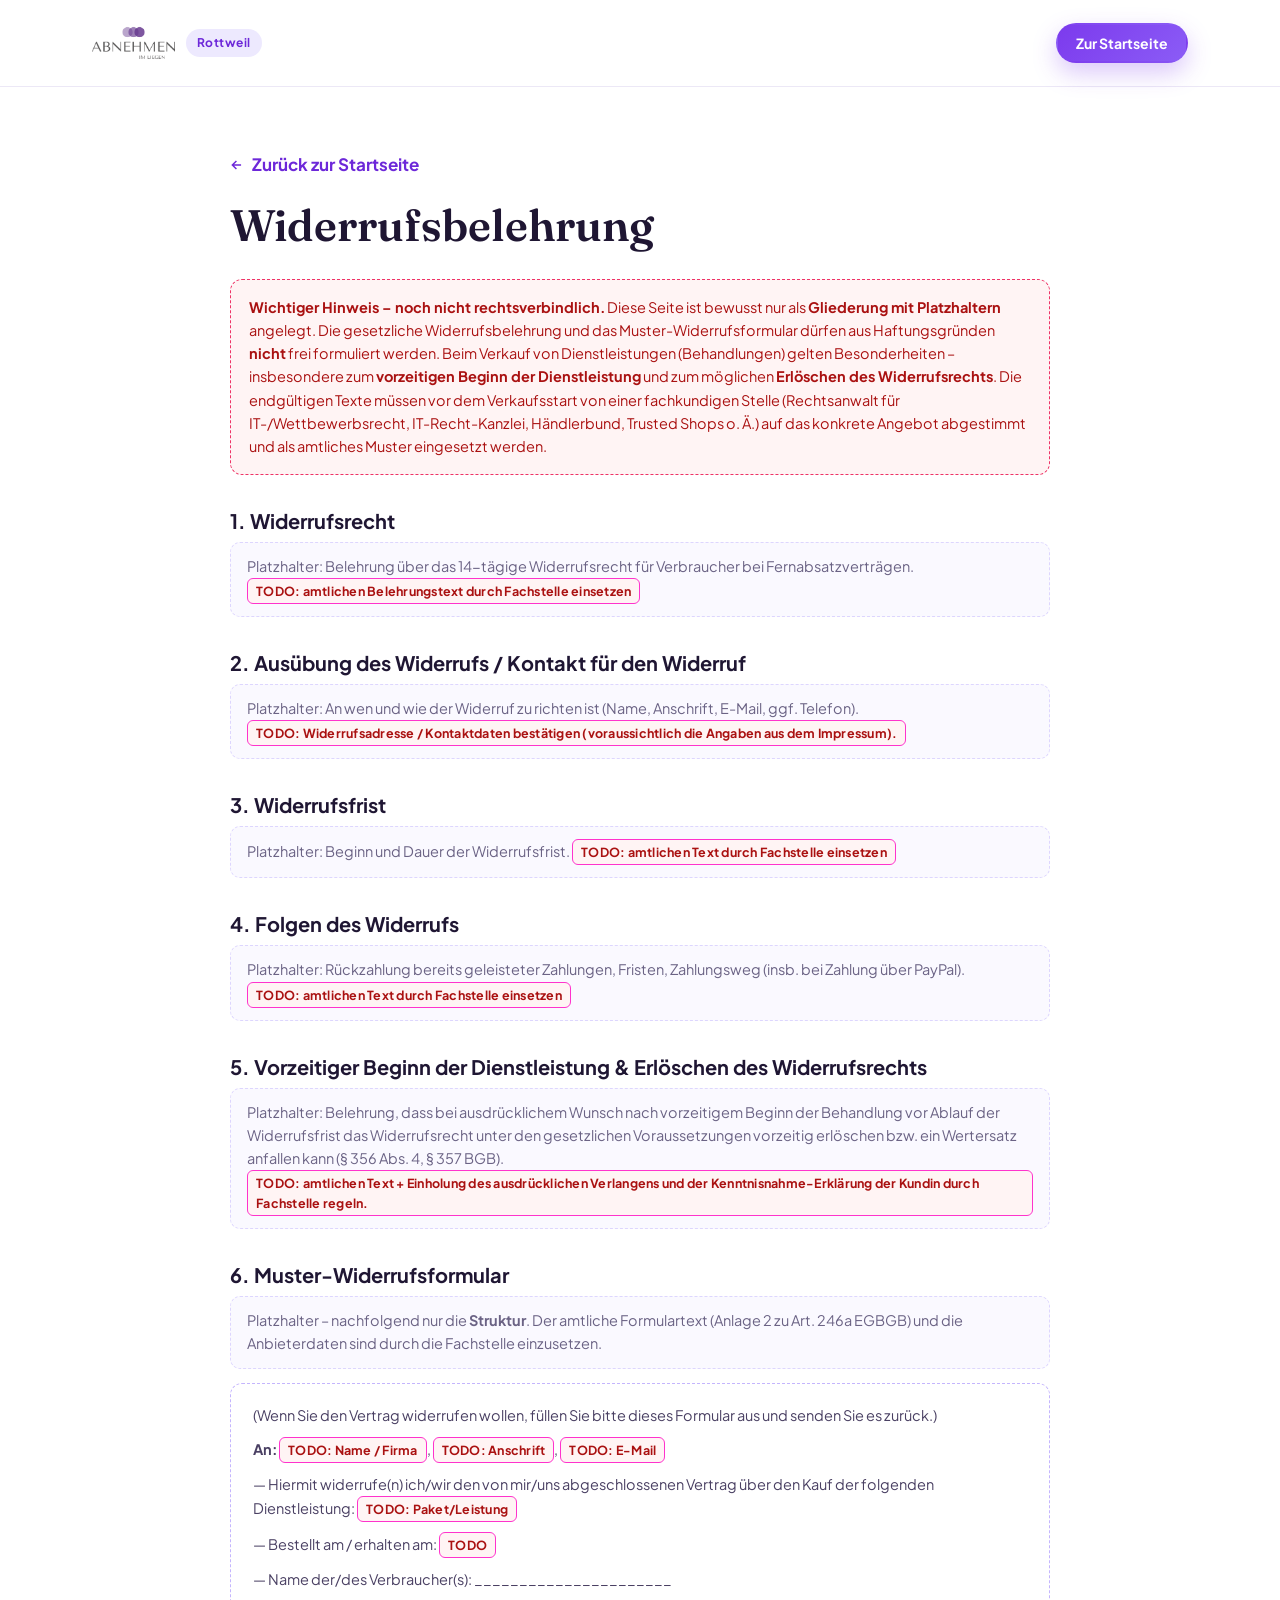
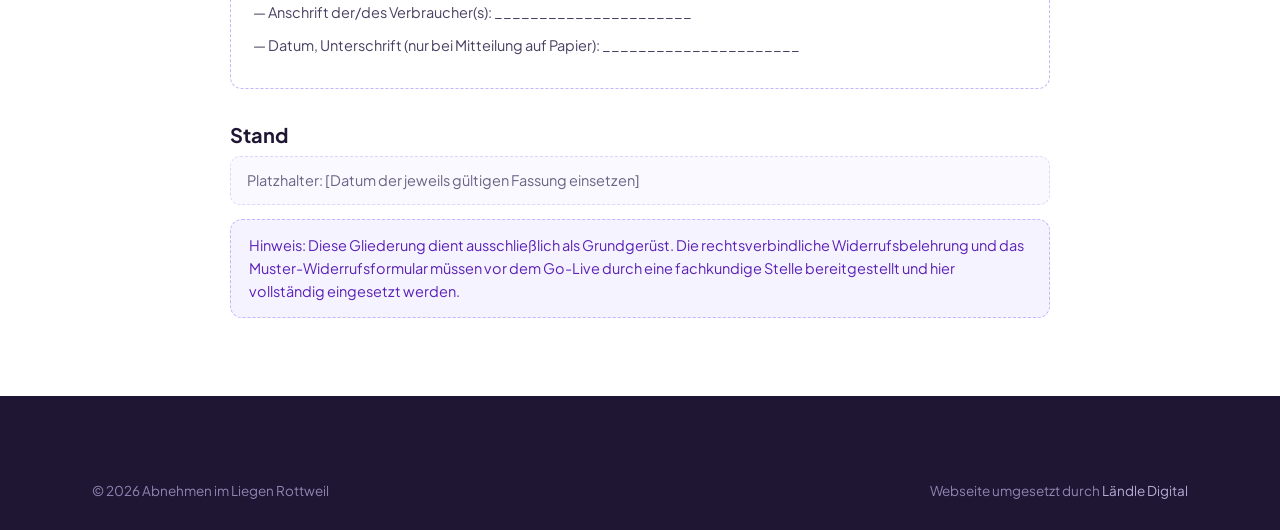
<file: widerruf.html>
<!DOCTYPE html>
<html lang="de-DE">
<head>
<meta charset="UTF-8" />
<meta name="viewport" content="width=device-width, initial-scale=1.0" />
<title>Widerrufsbelehrung · Abnehmen im Liegen Rottweil</title>
<meta name="description" content="Widerrufsbelehrung und Muster-Widerrufsformular von Abnehmen im Liegen Rottweil." />
<meta name="robots" content="noindex, follow" />
<meta name="theme-color" content="#7c3aed" />
<link rel="canonical" href="https://www.abnehmenimliegen-rottweil.de/widerruf.html" />
<link rel="icon" href="Abnehmen-im-Liegen-Shop-13-.png" />
<!-- Schriften lokal gehostet (DSGVO: keine externen Font-CDNs) -->
<link rel="preload" href="fonts/fraunces-latin-full-normal.woff2" as="font" type="font/woff2" crossorigin />
<link rel="preload" href="fonts/plus-jakarta-sans-latin-400-normal.woff2" as="font" type="font/woff2" crossorigin />
<link rel="stylesheet" href="style.css" />
<style>
  .legal { max-width: 820px; margin: 0 auto; padding: 64px 0; }
  .legal h1 { font-family: var(--font-display); font-weight: 600; font-size: clamp(30px, 5vw, 44px); margin-bottom: 28px; }
  .legal h2 { font-size: 20px; margin: 34px 0 10px; }
  .legal p, .legal li { color: var(--ink-2); margin: 0 0 14px; }
  .legal ul { padding-left: 20px; }
  .legal a { font-weight: 600; }
  .legal .note { background: var(--violet-50); border: 1px dashed var(--violet-300); border-radius: 12px; padding: 14px 18px; color: var(--violet-800); font-size: 14.5px; }
  .legal .warn { background: #fff4f4; border: 1.5px dashed #e36; border-radius: 12px; padding: 16px 18px; color: #a11; font-size: 14.5px; }
  .legal .todo { display: inline-block; background: #fff4f4; border: 1px solid #f3c; color: #a11; font-weight: 700; font-size: 12.5px; padding: 2px 8px; border-radius: 6px; letter-spacing: .02em; }
  .legal .ph { background: #faf9ff; border: 1px dashed var(--violet-200); border-radius: 10px; padding: 12px 16px; color: var(--muted); font-size: 14.5px; margin: 0 0 14px; }
  .legal .form-skeleton { background: #fff; border: 1.5px dashed var(--violet-300); border-radius: 12px; padding: 20px 22px; color: var(--ink-2); font-size: 14.5px; }
  .legal .form-skeleton p { margin: 0 0 10px; }
  .legal .back { display: inline-flex; align-items: center; gap: 8px; margin-bottom: 22px; font-weight: 700; }
</style>
</head>
<body>

<header class="topbar">
  <div class="shell topbar__inner">
    <a href="index.html" class="topbar__logo" aria-label="Abnehmen im Liegen Rottweil – Startseite">
      <img src="Abnehmen-im-Liegen-Shop-13-.png" alt="Abnehmen im Liegen" class="topbar__logo-img" width="1000" height="700" />
      <span class="topbar__logo-tag">Rottweil</span>
    </a>
    <a href="index.html" class="btn btn--primary btn--sm topbar__cta" style="margin-left:auto;">Zur Startseite</a>
  </div>
</header>

<main>
  <div class="shell">
    <div class="legal">
      <a href="index.html" class="back"><svg viewBox="0 0 24 24" width="14" height="14" fill="none" stroke="currentColor" stroke-width="2.5"><path d="M19 12H5M11 19l-7-7 7-7"/></svg> Zurück zur Startseite</a>
      <h1>Widerrufsbelehrung</h1>

      <p class="warn">
        <strong>Wichtiger Hinweis – noch nicht rechtsverbindlich.</strong> Diese Seite ist bewusst nur als
        <strong>Gliederung mit Platzhaltern</strong> angelegt. Die gesetzliche Widerrufsbelehrung und das
        Muster-Widerrufsformular dürfen aus Haftungsgründen <strong>nicht</strong> frei formuliert werden.
        Beim Verkauf von Dienstleistungen (Behandlungen) gelten Besonderheiten – insbesondere zum
        <strong>vorzeitigen Beginn der Dienstleistung</strong> und zum möglichen <strong>Erlöschen des
        Widerrufsrechts</strong>. Die endgültigen Texte müssen vor dem Verkaufsstart von einer fachkundigen
        Stelle (Rechtsanwalt für IT-/Wettbewerbsrecht, IT-Recht-Kanzlei, Händlerbund, Trusted Shops o. Ä.)
        auf das konkrete Angebot abgestimmt und als amtliches Muster eingesetzt werden.
      </p>

      <h2>1. Widerrufsrecht</h2>
      <p class="ph">Platzhalter: Belehrung über das 14-tägige Widerrufsrecht für Verbraucher bei Fernabsatzverträgen. <span class="todo">TODO: amtlichen Belehrungstext durch Fachstelle einsetzen</span></p>

      <h2>2. Ausübung des Widerrufs / Kontakt für den Widerruf</h2>
      <p class="ph">Platzhalter: An wen und wie der Widerruf zu richten ist (Name, Anschrift, E-Mail, ggf. Telefon). <span class="todo">TODO: Widerrufsadresse / Kontaktdaten bestätigen (voraussichtlich die Angaben aus dem Impressum).</span></p>

      <h2>3. Widerrufsfrist</h2>
      <p class="ph">Platzhalter: Beginn und Dauer der Widerrufsfrist. <span class="todo">TODO: amtlichen Text durch Fachstelle einsetzen</span></p>

      <h2>4. Folgen des Widerrufs</h2>
      <p class="ph">Platzhalter: Rückzahlung bereits geleisteter Zahlungen, Fristen, Zahlungsweg (insb. bei Zahlung über PayPal). <span class="todo">TODO: amtlichen Text durch Fachstelle einsetzen</span></p>

      <h2>5. Vorzeitiger Beginn der Dienstleistung &amp; Erlöschen des Widerrufsrechts</h2>
      <p class="ph">
        Platzhalter: Belehrung, dass bei ausdrücklichem Wunsch nach vorzeitigem Beginn der Behandlung vor
        Ablauf der Widerrufsfrist das Widerrufsrecht unter den gesetzlichen Voraussetzungen vorzeitig
        erlöschen bzw. ein Wertersatz anfallen kann (§ 356 Abs. 4, § 357 BGB).
        <span class="todo">TODO: amtlichen Text + Einholung des ausdrücklichen Verlangens und der Kenntnisnahme-Erklärung der Kundin durch Fachstelle regeln.</span>
      </p>

      <h2>6. Muster-Widerrufsformular</h2>
      <p class="ph">Platzhalter – nachfolgend nur die <strong>Struktur</strong>. Der amtliche Formulartext (Anlage 2 zu Art. 246a EGBGB) und die Anbieterdaten sind durch die Fachstelle einzusetzen.</p>
      <div class="form-skeleton">
        <p>(Wenn Sie den Vertrag widerrufen wollen, füllen Sie bitte dieses Formular aus und senden Sie es zurück.)</p>
        <p><strong>An:</strong> <span class="todo">TODO: Name / Firma</span>, <span class="todo">TODO: Anschrift</span>, <span class="todo">TODO: E-Mail</span></p>
        <p>— Hiermit widerrufe(n) ich/wir den von mir/uns abgeschlossenen Vertrag über den Kauf der folgenden Dienstleistung: <span class="todo">TODO: Paket/Leistung</span></p>
        <p>— Bestellt am / erhalten am: <span class="todo">TODO</span></p>
        <p>— Name der/des Verbraucher(s): ______________________</p>
        <p>— Anschrift der/des Verbraucher(s): ______________________</p>
        <p>— Datum, Unterschrift (nur bei Mitteilung auf Papier): ______________________</p>
      </div>

      <h2>Stand</h2>
      <p class="ph">Platzhalter: [Datum der jeweils gültigen Fassung einsetzen]</p>

      <p class="note">Hinweis: Diese Gliederung dient ausschließlich als Grundgerüst. Die rechtsverbindliche Widerrufsbelehrung und das Muster-Widerrufsformular müssen vor dem Go-Live durch eine fachkundige Stelle bereitgestellt und hier vollständig eingesetzt werden.</p>
    </div>
  </div>
</main>

<footer class="footer">
  <div class="shell">
    <div class="footer__bottom" style="margin-top:0;border-top:0;">
      <span>© <span id="year">2026</span> Abnehmen im Liegen Rottweil</span>
      <span>Webseite umgesetzt durch <a href="https://www.laendle-digital.com/">Ländle Digital</a></span>
    </div>
  </div>
</footer>
<script>document.getElementById("year").textContent = new Date().getFullYear();</script>
<!-- GoatCounter Analytics – datenschutzfreundlich, keine Cookies, DSGVO-konform -->
<script data-goatcounter="https://DEIN-CODE.goatcounter.com/count"
        async src="//gc.zgo.at/count.js"></script>
</body>
</html>
</file>
<file: style.css>
/* =============================================================
   Abnehmen im Liegen · Rottweil — Landingpage
   Theme: Weiß & helles Lila (Lilac)
============================================================= */

/* =============================================================
   Schriften — lokal selbst gehostet (DSGVO: keine Google-Fonts-CDN)
   Fraunces als Variable Font (optische Größe automatisch),
   Plus Jakarta Sans als statische Schnitte. Subsets über
   unicode-range: Deutsch (ä ö ü ß) liegt im Subset "latin".
============================================================= */

/* --- Fraunces (Display, Variable) --- */
@font-face {
  font-family: "Fraunces";
  font-style: normal;
  font-display: swap;
  font-weight: 100 900;
  src: url("fonts/fraunces-latin-full-normal.woff2") format("woff2-variations");
  unicode-range: U+0000-00FF,U+0131,U+0152-0153,U+02BB-02BC,U+02C6,U+02DA,U+02DC,U+0304,U+0308,U+0329,U+2000-206F,U+20AC,U+2122,U+2191,U+2193,U+2212,U+2215,U+FEFF,U+FFFD;
}
@font-face {
  font-family: "Fraunces";
  font-style: normal;
  font-display: swap;
  font-weight: 100 900;
  src: url("fonts/fraunces-latin-ext-full-normal.woff2") format("woff2-variations");
  unicode-range: U+0100-02BA,U+02BD-02C5,U+02C7-02CC,U+02CE-02D7,U+02DD-02FF,U+0304,U+0308,U+0329,U+1D00-1DBF,U+1E00-1E9F,U+1EF2-1EFF,U+2020,U+20A0-20AB,U+20AD-20C0,U+2113,U+2C60-2C7F,U+A720-A7FF;
}

/* --- Plus Jakarta Sans (Body, statische Schnitte 400–800) --- */
@font-face { font-family: "Plus Jakarta Sans"; font-style: normal; font-display: swap; font-weight: 400; src: url("fonts/plus-jakarta-sans-latin-400-normal.woff2") format("woff2"); unicode-range: U+0000-00FF,U+0131,U+0152-0153,U+02BB-02BC,U+02C6,U+02DA,U+02DC,U+0304,U+0308,U+0329,U+2000-206F,U+20AC,U+2122,U+2191,U+2193,U+2212,U+2215,U+FEFF,U+FFFD; }
@font-face { font-family: "Plus Jakarta Sans"; font-style: normal; font-display: swap; font-weight: 500; src: url("fonts/plus-jakarta-sans-latin-500-normal.woff2") format("woff2"); unicode-range: U+0000-00FF,U+0131,U+0152-0153,U+02BB-02BC,U+02C6,U+02DA,U+02DC,U+0304,U+0308,U+0329,U+2000-206F,U+20AC,U+2122,U+2191,U+2193,U+2212,U+2215,U+FEFF,U+FFFD; }
@font-face { font-family: "Plus Jakarta Sans"; font-style: normal; font-display: swap; font-weight: 600; src: url("fonts/plus-jakarta-sans-latin-600-normal.woff2") format("woff2"); unicode-range: U+0000-00FF,U+0131,U+0152-0153,U+02BB-02BC,U+02C6,U+02DA,U+02DC,U+0304,U+0308,U+0329,U+2000-206F,U+20AC,U+2122,U+2191,U+2193,U+2212,U+2215,U+FEFF,U+FFFD; }
@font-face { font-family: "Plus Jakarta Sans"; font-style: normal; font-display: swap; font-weight: 700; src: url("fonts/plus-jakarta-sans-latin-700-normal.woff2") format("woff2"); unicode-range: U+0000-00FF,U+0131,U+0152-0153,U+02BB-02BC,U+02C6,U+02DA,U+02DC,U+0304,U+0308,U+0329,U+2000-206F,U+20AC,U+2122,U+2191,U+2193,U+2212,U+2215,U+FEFF,U+FFFD; }
@font-face { font-family: "Plus Jakarta Sans"; font-style: normal; font-display: swap; font-weight: 800; src: url("fonts/plus-jakarta-sans-latin-800-normal.woff2") format("woff2"); unicode-range: U+0000-00FF,U+0131,U+0152-0153,U+02BB-02BC,U+02C6,U+02DA,U+02DC,U+0304,U+0308,U+0329,U+2000-206F,U+20AC,U+2122,U+2191,U+2193,U+2212,U+2215,U+FEFF,U+FFFD; }
@font-face { font-family: "Plus Jakarta Sans"; font-style: normal; font-display: swap; font-weight: 400; src: url("fonts/plus-jakarta-sans-latin-ext-400-normal.woff2") format("woff2"); unicode-range: U+0100-02BA,U+02BD-02C5,U+02C7-02CC,U+02CE-02D7,U+02DD-02FF,U+0304,U+0308,U+0329,U+1D00-1DBF,U+1E00-1E9F,U+1EF2-1EFF,U+2020,U+20A0-20AB,U+20AD-20C0,U+2113,U+2C60-2C7F,U+A720-A7FF; }
@font-face { font-family: "Plus Jakarta Sans"; font-style: normal; font-display: swap; font-weight: 500; src: url("fonts/plus-jakarta-sans-latin-ext-500-normal.woff2") format("woff2"); unicode-range: U+0100-02BA,U+02BD-02C5,U+02C7-02CC,U+02CE-02D7,U+02DD-02FF,U+0304,U+0308,U+0329,U+1D00-1DBF,U+1E00-1E9F,U+1EF2-1EFF,U+2020,U+20A0-20AB,U+20AD-20C0,U+2113,U+2C60-2C7F,U+A720-A7FF; }
@font-face { font-family: "Plus Jakarta Sans"; font-style: normal; font-display: swap; font-weight: 600; src: url("fonts/plus-jakarta-sans-latin-ext-600-normal.woff2") format("woff2"); unicode-range: U+0100-02BA,U+02BD-02C5,U+02C7-02CC,U+02CE-02D7,U+02DD-02FF,U+0304,U+0308,U+0329,U+1D00-1DBF,U+1E00-1E9F,U+1EF2-1EFF,U+2020,U+20A0-20AB,U+20AD-20C0,U+2113,U+2C60-2C7F,U+A720-A7FF; }
@font-face { font-family: "Plus Jakarta Sans"; font-style: normal; font-display: swap; font-weight: 700; src: url("fonts/plus-jakarta-sans-latin-ext-700-normal.woff2") format("woff2"); unicode-range: U+0100-02BA,U+02BD-02C5,U+02C7-02CC,U+02CE-02D7,U+02DD-02FF,U+0304,U+0308,U+0329,U+1D00-1DBF,U+1E00-1E9F,U+1EF2-1EFF,U+2020,U+20A0-20AB,U+20AD-20C0,U+2113,U+2C60-2C7F,U+A720-A7FF; }
@font-face { font-family: "Plus Jakarta Sans"; font-style: normal; font-display: swap; font-weight: 800; src: url("fonts/plus-jakarta-sans-latin-ext-800-normal.woff2") format("woff2"); unicode-range: U+0100-02BA,U+02BD-02C5,U+02C7-02CC,U+02CE-02D7,U+02DD-02FF,U+0304,U+0308,U+0329,U+1D00-1DBF,U+1E00-1E9F,U+1EF2-1EFF,U+2020,U+20A0-20AB,U+20AD-20C0,U+2113,U+2C60-2C7F,U+A720-A7FF; }

:root {
  /* Lilac / Purple palette */
  --violet-900: #4c1d95;
  --violet-800: #5b21b6;
  --violet-700: #6d28d9;
  --violet-600: #7c3aed;
  --violet-500: #8b5cf6;
  --violet-400: #a78bfa;
  --violet-300: #c4b5fd;
  --violet-200: #ddd6fe;
  --violet-100: #ede9fe;
  --violet-50:  #f5f3ff;

  --ink:    #1f1633;
  --ink-2:  #4a4063;
  --muted:  #6b6385;
  --line:   #ece8f6;
  --white:  #ffffff;
  --cream:  #faf9ff;

  --ok:     #16a34a;

  --radius:    20px;
  --radius-sm: 12px;
  --radius-lg: 28px;
  --shadow-sm: 0 2px 10px rgba(124, 58, 237, .07);
  --shadow:    0 14px 40px rgba(124, 58, 237, .12);
  --shadow-lg: 0 26px 70px rgba(124, 58, 237, .18);

  --font: "Plus Jakarta Sans", -apple-system, BlinkMacSystemFont, "Segoe UI", Roboto, sans-serif;
  --font-display: "Fraunces", Georgia, serif;

  --maxw: 1140px;
}

* { box-sizing: border-box; }
[hidden] { display: none !important; }

html { scroll-behavior: smooth; -webkit-text-size-adjust: 100%; }

body {
  margin: 0;
  font-family: var(--font);
  color: var(--ink);
  background: var(--white);
  line-height: 1.6;
  font-size: 17px;
  -webkit-font-smoothing: antialiased;
}

img { max-width: 100%; display: block; }

a { color: var(--violet-700); text-decoration: none; }
a:hover { color: var(--violet-600); }

h1, h2, h3, h4 {
  color: var(--ink); line-height: 1.15; margin: 0 0 .4em; font-weight: 700;
  text-wrap: balance; overflow-wrap: break-word;
  font-variant-ligatures: none; -webkit-font-feature-settings: "liga" 0, "dlig" 0; font-feature-settings: "liga" 0, "dlig" 0;
}
p { text-wrap: pretty; overflow-wrap: break-word; }

.shell { width: 100%; max-width: var(--maxw); margin: 0 auto; padding: 0 22px; }

.section { padding: 84px 0; }
.section--soft { background: var(--cream); }
.section--violet {
  background: linear-gradient(160deg, var(--violet-50) 0%, var(--violet-100) 100%);
}

.section-head { max-width: 720px; margin: 0 auto 52px; text-align: center; }
.section-head h2 {
  font-family: var(--font-display);
  font-size: clamp(28px, 4.4vw, 44px);
  font-weight: 600;
  letter-spacing: -.01em;
}
.section-head p { color: var(--ink-2); font-size: 18px; margin: 0; }

.eyebrow {
  display: inline-flex; align-items: center; gap: 8px;
  font-size: 13px; font-weight: 700; letter-spacing: .12em;
  text-transform: uppercase; color: var(--violet-600);
  margin-bottom: 16px;
}
.eyebrow::before {
  content: ""; width: 22px; height: 2px; border-radius: 2px;
  background: var(--violet-400);
}
.eyebrow--center { justify-content: center; }

/* ---------- Buttons ---------- */
.btn {
  display: inline-flex; align-items: center; justify-content: center; gap: 10px;
  font-family: var(--font); font-weight: 700; font-size: 16px;
  border-radius: 999px; padding: 14px 26px; cursor: pointer;
  border: 2px solid transparent; transition: .2s ease; text-align: center;
  line-height: 1.15; max-width: 100%;
}
.btn--primary {
  background: linear-gradient(135deg, var(--violet-600), var(--violet-500));
  color: #fff; box-shadow: 0 10px 24px rgba(124, 58, 237, .28);
}
.btn--primary:hover { color: #fff; transform: translateY(-2px); box-shadow: 0 16px 32px rgba(124, 58, 237, .36); }
.btn--ghost { background: #fff; color: var(--violet-700); border-color: var(--violet-200); }
.btn--ghost:hover { border-color: var(--violet-400); color: var(--violet-700); }
.btn--light { background: rgba(255,255,255,.16); color: #fff; border-color: rgba(255,255,255,.4); }
.btn--light:hover { background: rgba(255,255,255,.26); color:#fff; }
.btn--lg { padding: 17px 34px; font-size: 17px; }
.btn--sm { padding: 10px 18px; font-size: 14px; }
.btn--block { width: 100%; }

/* ---------- Topbar ---------- */
.topbar {
  position: sticky; top: 0; z-index: 50;
  background: rgba(255,255,255,.86); backdrop-filter: blur(14px);
  border-bottom: 1px solid var(--line);
}
.topbar__inner { display: flex; align-items: center; gap: 18px; height: 86px; }
.topbar__logo { display: flex; align-items: center; gap: 11px; color: var(--ink); font-weight: 800; }
.topbar__logo:hover { color: var(--ink); }
.topbar__logo-img { height: 58px; width: auto; display: block; }
.topbar__logo-tag {
  display: inline-flex; align-items: center;
  background: var(--violet-100); color: var(--violet-700);
  font-weight: 700; font-size: 12px; letter-spacing: .04em;
  padding: 4px 11px; border-radius: 999px;
}
/* Logo-Lockup (Kreise + Schriftzug) – nicht mehr genutzt, bleibt als Fallback */
.topbar__logo-mark {
  width: 40px; height: 40px; border-radius: 12px;
  display: grid; place-items: center; color: #fff; flex: 0 0 auto;
  background: linear-gradient(135deg, var(--violet-500), var(--violet-700));
  font-family: var(--font-display); font-size: 20px; font-weight: 600;
}
.topbar__nav { display: flex; gap: 26px; margin-left: auto; }
.topbar__nav a { color: var(--ink-2); font-weight: 600; font-size: 15px; }
.topbar__nav a:hover { color: var(--violet-700); }
.topbar__cta { margin-left: 8px; }
.topbar__nav + .topbar__cta { margin-left: 8px; }

.burger {
  display: none; margin-left: auto; width: 44px; height: 44px;
  border: 1px solid var(--line); background: #fff; border-radius: 12px;
  flex-direction: column; gap: 5px; align-items: center; justify-content: center; cursor: pointer;
}
.burger span { width: 20px; height: 2px; background: var(--ink); border-radius: 2px; transition: .25s; }
.burger.is-open span:nth-child(1) { transform: translateY(7px) rotate(45deg); }
.burger.is-open span:nth-child(2) { opacity: 0; }
.burger.is-open span:nth-child(3) { transform: translateY(-7px) rotate(-45deg); }

.topbar__mobile {
  display: none; flex-direction: column; gap: 4px; padding: 14px 22px 22px;
  border-bottom: 1px solid var(--line); background: #fff;
}
.topbar__mobile.is-open { display: flex; }
.topbar__mobile a { padding: 12px 4px; font-weight: 600; color: var(--ink-2); border-bottom: 1px solid var(--line); }
.topbar__mobile a.btn { border-bottom: 0; margin-top: 10px; color: #fff; }

/* Anker-Ziele nicht unter der Sticky-Navigation verstecken */
section[id], .hero__form[id] { scroll-margin-top: 102px; }

/* Normaler Ampersand in Display-Headings (statt Fraunces-Schnörkel) */
.amp { font-family: var(--font); font-weight: 600; font-style: normal; }

/* Nur für Screenreader / SEO – visuell ausgeblendet */
.sr-only {
  position: absolute; width: 1px; height: 1px; padding: 0; margin: -1px;
  overflow: hidden; clip: rect(0 0 0 0); white-space: nowrap; border: 0;
}

/* ---------- Hero ---------- */
.hero { position: relative; overflow: hidden; padding: 52px 0 64px; background: var(--white); }
.hero::before {
  content: ""; position: absolute; top: -180px; right: -160px; width: 540px; height: 540px;
  background: radial-gradient(circle, var(--violet-200), transparent 68%); opacity: .8; z-index: 0;
}
.hero::after {
  content: ""; position: absolute; bottom: -200px; left: -180px; width: 480px; height: 480px;
  background: radial-gradient(circle, var(--violet-100), transparent 70%); z-index: 0;
}
.hero__head { position: relative; z-index: 1; max-width: 770px; margin: 0 auto 34px; text-align: center; }
.hero__grid {
  position: relative; z-index: 1;
  display: grid; grid-template-columns: 1fr 1.05fr; gap: 48px; align-items: start;
}
/* Grid-/Flex-Kinder duerfen schrumpfen – verhindert horizontales Ueberlaufen auf schmalen Screens */
.hero__grid > *, .split > *, .band__grid > *, .prob-grid > *, .steps > *, .testi-grid > * { min-width: 0; }
.hero__copy { padding-top: 8px; min-width: 0; }
.hero__badge {
  display: inline-flex; align-items: center; gap: 8px;
  background: var(--violet-100); color: var(--violet-700);
  font-weight: 700; font-size: 13px; letter-spacing: .04em;
  padding: 7px 14px; border-radius: 999px; margin-bottom: 18px;
}
.hero__media {
  position: relative; margin: 0; border-radius: var(--radius-lg); overflow: hidden;
  box-shadow: var(--shadow-lg); background: var(--violet-100); aspect-ratio: 4 / 5;
}
.hero__media img { position: absolute; inset: 0; width: 100%; height: 100%; object-fit: cover; object-position: center 20%; }
.hero__media-badge {
  position: absolute; left: 16px; bottom: 16px; margin: 0;
  display: inline-flex; align-items: center; gap: 8px;
  background: rgba(255,255,255,.94); color: var(--ink); border-radius: 999px;
  padding: 9px 15px; font-weight: 700; font-size: 13.5px; box-shadow: var(--shadow);
}
.hero h1 {
  font-family: var(--font-display); font-weight: 600;
  font-size: clamp(34px, 5.6vw, 58px); letter-spacing: -.015em; margin-bottom: 18px;
}
.hero h1 .grad {
  background: linear-gradient(120deg, var(--violet-600), var(--violet-400));
  -webkit-background-clip: text; background-clip: text; color: transparent;
}
.hero__lead { font-size: 19px; color: var(--ink-2); max-width: 640px; margin: 0 auto; }
.hero__cta { display: flex; flex-wrap: wrap; gap: 14px; margin-bottom: 26px; }
.hero__trust {
  position: relative; z-index: 1;
  display: flex; flex-wrap: wrap; gap: 12px 24px; align-items: center;
  justify-content: center; margin-top: 30px;
}
.hero__trust-item { display: flex; align-items: center; gap: 9px; font-size: 14px; font-weight: 600; color: var(--ink-2); }
.hero__trust-item svg { color: var(--violet-600); flex: 0 0 auto; }
.stars { color: #f5b50a; letter-spacing: 1px; }

.hero__card {
  position: relative; background: #fff; border: 1px solid var(--line);
  border-radius: var(--radius-lg); box-shadow: var(--shadow-lg); padding: 28px;
}
.hero__card-img {
  border-radius: var(--radius); aspect-ratio: 4/3; object-fit: cover; width: 100%;
  background: linear-gradient(150deg, var(--violet-200), var(--violet-100));
}
.hero__card-stats { display: grid; grid-template-columns: repeat(3, 1fr); gap: 12px; margin-top: 22px; }
.hero__stat { text-align: center; }
.hero__stat b {
  display: block; font-family: var(--font-display); font-weight: 600;
  font-size: 26px; color: var(--violet-700);
}
.hero__stat span { font-size: 12.5px; color: var(--muted); font-weight: 600; }
.hero__float {
  position: absolute; right: -16px; bottom: 26px;
  background: #fff; border: 1px solid var(--line); border-radius: 16px;
  box-shadow: var(--shadow); padding: 12px 16px; display: flex; gap: 11px; align-items: center;
}
.hero__float .ico {
  width: 38px; height: 38px; border-radius: 11px; display: grid; place-items: center;
  background: var(--violet-100); color: var(--violet-700); flex: 0 0 auto;
}
.hero__float b { display: block; font-size: 15px; }
.hero__float span { font-size: 12.5px; color: var(--muted); }

/* Lead-Formular im Hero (Above the Fold) */
.hero__form { position: relative; }
.hero__form-head { margin-bottom: 16px; }
.hero__form-badge {
  display: inline-flex; align-items: center; gap: 7px;
  background: var(--violet-100); color: var(--violet-700);
  font-weight: 700; font-size: 12.5px; letter-spacing: .04em;
  padding: 6px 13px; border-radius: 999px; margin-bottom: 12px;
}
.hero__form-head h2 {
  font-family: var(--font-display); font-weight: 600;
  font-size: clamp(21px, 2.6vw, 27px); letter-spacing: -.01em; margin: 0 0 5px;
}
.hero__form-head p { margin: 0; color: var(--ink-2); font-size: 15px; }
.hero__form .form-wrap { max-width: none; margin: 0; padding: clamp(20px, 2.4vw, 28px); }

/* ---------- Logos / franchise strip ---------- */
.strip { background: var(--white); border-bottom: 1px solid var(--line); }
.strip__inner {
  display: flex; align-items: center; justify-content: center; flex-wrap: wrap;
  gap: 14px 38px; padding: 22px 0; color: var(--muted); font-weight: 600; font-size: 14px;
}
.strip__inner span { display: inline-flex; align-items: center; gap: 8px; }
.strip__inner svg { color: var(--violet-500); }

/* ---------- Problem cards ---------- */
.prob-grid { display: grid; grid-template-columns: repeat(3, 1fr); gap: 22px; }
.prob-card {
  background: #fff; border: 1px solid var(--line); border-radius: var(--radius);
  padding: 26px 24px; box-shadow: var(--shadow-sm); transition: .2s;
}
.prob-card:hover { transform: translateY(-4px); box-shadow: var(--shadow); border-color: var(--violet-200); }
.prob-card .ico {
  width: 50px; height: 50px; border-radius: 14px; display: grid; place-items: center;
  background: var(--violet-100); color: var(--violet-700); margin-bottom: 16px;
}
.prob-card h3 { font-size: 19px; }
.prob-card p { color: var(--ink-2); font-size: 15.5px; margin: 0; }

/* ---------- How it works ---------- */
.steps { display: grid; grid-template-columns: repeat(4, 1fr); gap: 20px; counter-reset: step; }
.step {
  position: relative; background: #fff; border: 1px solid var(--line);
  border-radius: var(--radius); padding: 30px 22px 24px; box-shadow: var(--shadow-sm);
}
.step__num {
  width: 44px; height: 44px; border-radius: 13px;
  background: linear-gradient(135deg, var(--violet-600), var(--violet-400));
  color: #fff; font-family: var(--font-display); font-weight: 600; font-size: 20px;
  display: grid; place-items: center; margin-bottom: 16px;
}
.step h3 { font-size: 18px; }
.step p { color: var(--ink-2); font-size: 14.5px; margin: 0; }

/* ---------- Benefits / split ---------- */
.split { display: grid; grid-template-columns: 1fr 1fr; gap: 54px; align-items: center; }
.split__media {
  margin: 0; border-radius: var(--radius-lg); overflow: hidden; box-shadow: var(--shadow);
  aspect-ratio: 4 / 5; background: linear-gradient(150deg, var(--violet-200), var(--violet-100));
}
.split__media img { width: 100%; height: 100%; object-fit: cover; object-position: center 22%; display: block; }
.feat-list { list-style: none; padding: 0; margin: 22px 0 0; display: grid; gap: 16px; }
.feat-list li { display: flex; gap: 13px; align-items: flex-start; }
.feat-list .tick {
  flex: 0 0 auto; width: 26px; height: 26px; border-radius: 8px;
  background: var(--violet-100); color: var(--violet-700); display: grid; place-items: center; margin-top: 2px;
}
.feat-list b { display: block; font-size: 16.5px; }
.feat-list span { color: var(--ink-2); font-size: 15px; }

/* ---------- Stats band ---------- */
.band {
  background: linear-gradient(135deg, var(--violet-700), var(--violet-500));
  color: #fff; border-radius: var(--radius-lg); padding: 44px; text-align: center;
}
.band__grid { display: grid; grid-template-columns: repeat(4, 1fr); gap: 26px; }
.band b { display: block; font-family: var(--font-display); font-weight: 600; font-size: clamp(30px, 5vw, 44px); }
.band span { opacity: .9; font-size: 14.5px; font-weight: 600; }

/* ---------- Testimonials ---------- */
.testi-grid { display: grid; grid-template-columns: repeat(3, 1fr); gap: 22px; }
.testi {
  background: #fff; border: 1px solid var(--line); border-radius: var(--radius);
  padding: 26px 24px; box-shadow: var(--shadow-sm); display: flex; flex-direction: column;
}
.testi .stars { margin-bottom: 12px; font-size: 16px; }
.testi p { color: var(--ink-2); font-size: 15.5px; margin: 0 0 18px; }
.testi__who { display: flex; align-items: center; gap: 12px; margin-top: auto; }
.testi__ava {
  width: 42px; height: 42px; border-radius: 50%; flex: 0 0 auto;
  background: linear-gradient(135deg, var(--violet-400), var(--violet-600)); color: #fff;
  display: grid; place-items: center; font-weight: 700;
}
.testi__who b { font-size: 15px; display: block; }
.testi__who span { font-size: 13px; color: var(--muted); }

/* ---------- FAQ ---------- */
.faq { max-width: 800px; margin: 0 auto; display: grid; gap: 14px; }
.faq details {
  background: #fff; border: 1px solid var(--line); border-radius: var(--radius-sm);
  padding: 4px 22px; box-shadow: var(--shadow-sm);
}
.faq summary {
  list-style: none; cursor: pointer; padding: 18px 0; font-weight: 700; font-size: 17px;
  display: flex; justify-content: space-between; align-items: center; gap: 16px;
}
.faq summary::-webkit-details-marker { display: none; }
.faq summary::after {
  content: "+"; font-size: 24px; color: var(--violet-600); font-weight: 400; flex: 0 0 auto; transition: .2s;
}
.faq details[open] summary::after { transform: rotate(45deg); }
.faq p { margin: 0 0 18px; color: var(--ink-2); font-size: 15.5px; }

/* ---------- Form ---------- */
.form-wrap {
  max-width: 760px; margin: 0 auto;
  background: #fff; border: 1px solid var(--line); border-radius: var(--radius-lg);
  box-shadow: var(--shadow-lg); padding: clamp(24px, 4vw, 44px);
}
.form-progress { display: flex; gap: 8px; margin-bottom: 26px; }
.form-progress span {
  flex: 1; height: 6px; border-radius: 999px; background: var(--violet-100); transition: .3s;
}
.form-progress span.is-active { background: linear-gradient(90deg, var(--violet-600), var(--violet-400)); }
.form-progress span.is-done { background: var(--violet-400); }

.fstep { display: none; animation: fade .35s ease; }
.fstep.is-active { display: block; }
@keyframes fade { from { opacity: 0; transform: translateY(8px); } to { opacity: 1; transform: none; } }

.fstep__head { margin-bottom: 22px; }
.fstep__kicker { font-size: 13px; font-weight: 700; color: var(--violet-600); letter-spacing: .06em; text-transform: uppercase; }
.fstep__head h3 { font-family: var(--font-display); font-weight: 600; font-size: 26px; margin: 6px 0 6px; }
.fstep__head p { margin: 0; color: var(--ink-2); font-size: 15.5px; }

/* selectable option cards */
.opt-grid { display: grid; gap: 12px; }
.opt-grid--2 { grid-template-columns: 1fr 1fr; }
.opt {
  position: relative; display: flex; align-items: center; gap: 13px;
  border: 2px solid var(--line); border-radius: 14px; padding: 16px 18px; cursor: pointer;
  transition: .15s; background: #fff; font-weight: 600; font-size: 15.5px;
}
.opt:hover { border-color: var(--violet-300); background: var(--violet-50); }
.opt input { position: absolute; opacity: 0; inset: 0; cursor: pointer; }
.opt .opt__ico {
  width: 40px; height: 40px; border-radius: 11px; flex: 0 0 auto;
  background: var(--violet-100); color: var(--violet-700); display: grid; place-items: center;
}
.opt:has(input:checked) {
  border-color: var(--violet-500); background: var(--violet-50);
  box-shadow: 0 0 0 3px var(--violet-100);
}
.opt:has(input:checked) .opt__ico { background: var(--violet-600); color: #fff; }
.opt__check {
  margin-left: auto; width: 24px; height: 24px; border-radius: 50%; flex: 0 0 auto;
  border: 2px solid var(--violet-200); display: grid; place-items: center; color: #fff;
}
.opt:has(input:checked) .opt__check { background: var(--violet-600); border-color: var(--violet-600); }
.opt:has(input:checked) .opt__check svg { opacity: 1; }
.opt__check svg { opacity: 0; transition: .15s; }

/* text fields */
.field { display: block; margin-bottom: 16px; }
.field > span { display: block; font-weight: 600; font-size: 14.5px; margin-bottom: 7px; color: var(--ink); }
.field input, .field select, .field textarea {
  width: 100%; font-family: var(--font); font-size: 16px; color: var(--ink);
  border: 1.5px solid var(--line); border-radius: 12px; padding: 13px 15px; background: #fff;
  transition: .15s;
}
.field input:focus, .field select:focus, .field textarea:focus {
  outline: none; border-color: var(--violet-400); box-shadow: 0 0 0 3px var(--violet-100);
}
.field--grid { display: grid; grid-template-columns: 1fr 1fr; gap: 16px; }
.field--grid .field { margin-bottom: 0; }

.consent {
  display: flex; gap: 12px; align-items: flex-start; font-size: 13.5px; color: var(--ink-2);
  background: var(--violet-50); border-radius: 12px; padding: 14px 16px; margin: 4px 0 8px;
}
.consent input { margin-top: 3px; flex: 0 0 auto; width: 18px; height: 18px; accent-color: var(--violet-600); }
.consent a { font-weight: 600; }

.form-nav { display: flex; gap: 12px; margin-top: 26px; }
.form-nav .btn { flex: 1; }
.form-err { color: #dc2626; font-size: 14px; font-weight: 600; margin-top: 14px; display: none; }
.form-err.is-show { display: block; }

.form-aside {
  display: grid; gap: 14px; margin-top: 26px;
}
.form-aside .pill {
  display: inline-flex; align-items: center; gap: 9px; font-size: 14px;
  color: var(--ink-2); font-weight: 600;
}
.form-aside .pill svg { color: var(--ok); flex: 0 0 auto; }

.form-done { text-align: center; padding: 22px 0; }
.form-done .ico {
  width: 76px; height: 76px; border-radius: 50%; margin: 0 auto 18px;
  background: var(--violet-100); color: var(--violet-700); display: grid; place-items: center;
}
.form-done h3 { font-family: var(--font-display); font-weight: 600; font-size: 28px; }
.form-done p { color: var(--ink-2); max-width: 460px; margin: 0 auto 8px; }

/* ---------- CTA band ---------- */
.cta-final {
  position: relative; overflow: hidden;
  background: linear-gradient(135deg, var(--violet-700), var(--violet-500));
  color: #fff; border-radius: var(--radius-lg); padding: clamp(36px, 6vw, 64px); text-align: center;
}
.cta-final h2 { color: #fff; font-family: var(--font-display); font-weight: 600; font-size: clamp(28px, 4.6vw, 42px); }
.cta-final p { color: rgba(255,255,255,.92); font-size: 18px; max-width: 560px; margin: 0 auto 28px; }
.cta-final .btn--primary { background: #fff; color: var(--violet-700); box-shadow: 0 14px 34px rgba(0,0,0,.18); }
.cta-final .btn--primary:hover { color: var(--violet-700); }
.cta-final::before {
  content: ""; position: absolute; top: -120px; right: -100px; width: 360px; height: 360px;
  background: radial-gradient(circle, rgba(255,255,255,.18), transparent 70%);
}

/* ---------- Über uns / Team ---------- */
.about__photo {
  margin: 0; border-radius: var(--radius-lg); overflow: hidden;
  box-shadow: var(--shadow); background: linear-gradient(150deg, var(--violet-200), var(--violet-100));
  aspect-ratio: 4 / 5;
}
.about__photo img { width: 100%; height: 100%; object-fit: cover; object-position: center 18%; display: block; }

/* ---------- Studio-Galerie ---------- */
.studio-hero {
  margin: 0 0 20px; border-radius: var(--radius-lg); overflow: hidden;
  box-shadow: var(--shadow); aspect-ratio: 16 / 7; background: var(--violet-100);
}
.studio-hero img { width: 100%; height: 100%; object-fit: cover; display: block; }
.studio-grid { display: grid; grid-template-columns: repeat(4, 1fr); gap: 18px; }
.studio-grid__item {
  position: relative; margin: 0; border-radius: var(--radius); overflow: hidden;
  box-shadow: var(--shadow-sm); aspect-ratio: 3 / 4; background: var(--violet-100);
}
.studio-grid__item img { width: 100%; height: 100%; object-fit: cover; display: block; transition: transform .4s ease; }
.studio-grid__item:hover img { transform: scale(1.05); }
.studio-grid__item figcaption {
  position: absolute; left: 0; right: 0; bottom: 0; padding: 26px 16px 13px;
  color: #fff; font-weight: 700; font-size: 14.5px;
  background: linear-gradient(transparent, rgba(31,22,51,.78));
}

.forever-card {
  display: flex; gap: 16px; align-items: flex-start; margin-top: 26px;
  background: linear-gradient(135deg, var(--violet-50), var(--violet-100));
  border: 1px solid var(--violet-200); border-radius: var(--radius);
  padding: 22px; box-shadow: var(--shadow-sm);
}
.forever-card__ico {
  flex: 0 0 auto; width: 48px; height: 48px; border-radius: 14px;
  display: grid; place-items: center; background: #e7f6ec; color: #2f9e44;
}
.forever-card__tag {
  font-size: 11.5px; font-weight: 700; letter-spacing: .08em;
  text-transform: uppercase; color: var(--violet-700);
}
.forever-card h4 { margin: 5px 0 7px; font-size: 18px; }
.forever-card p { margin: 0; color: var(--ink-2); font-size: 14.5px; }
.forever-card__list {
  list-style: none; padding: 0; margin: 14px 0 0; display: grid; gap: 9px;
}
.forever-card__list li {
  display: flex; align-items: flex-start; gap: 9px;
  font-size: 14.5px; font-weight: 600; color: var(--ink);
}
.forever-card__list li svg { flex: 0 0 auto; margin-top: 3px; color: #2f9e44; }
.forever-card__note { margin-top: 14px !important; font-size: 13.5px; font-style: italic; }

/* ---------- Service-Statistik-Karte (Beckenbodentrainer) ---------- */
.service-stats {
  background: linear-gradient(135deg, var(--violet-700), var(--violet-500));
  color: #fff; border-radius: var(--radius-lg); padding: 38px 34px;
  box-shadow: var(--shadow); display: grid; gap: 18px; align-content: center;
}
.service-stats__ico {
  width: 60px; height: 60px; border-radius: 16px; display: grid; place-items: center;
  background: rgba(255,255,255,.16); color: #fff; border: 1px solid rgba(255,255,255,.3);
  margin-bottom: 4px;
}
.service-stat b { font-family: var(--font-display); font-weight: 600; font-size: 38px; line-height: 1; display: block; }
.service-stat span { opacity: .92; font-size: 14.5px; font-weight: 600; }
.service-stat + .service-stat { border-top: 1px solid rgba(255,255,255,.18); padding-top: 18px; }
.service-stats__note { margin: 8px 0 0; font-size: 13.5px; color: rgba(255,255,255,.85); font-style: italic; }

/* ---------- Region / Local SEO ---------- */
.region-tags { display: flex; flex-wrap: wrap; gap: 10px; }
.region-tags span {
  display: inline-flex; align-items: center; gap: 7px;
  background: #fff; border: 1px solid var(--line); border-radius: 999px;
  padding: 9px 16px; font-weight: 600; font-size: 14.5px; color: var(--ink-2);
  box-shadow: var(--shadow-sm);
}
.region-tags span::before {
  content: ""; width: 7px; height: 7px; border-radius: 50%;
  background: var(--violet-400); flex: 0 0 auto;
}

/* ---------- Footer ---------- */
.footer { background: var(--ink); color: #cfc6e6; padding: 60px 0 28px; }
.footer__grid { display: grid; grid-template-columns: 1.5fr 1fr 1fr 1.1fr; gap: 40px; }
.footer h4 { color: #fff; font-size: 15px; margin-bottom: 16px; }
.footer ul { list-style: none; padding: 0; margin: 0; display: grid; gap: 10px; }
.footer ul a, .footer ul li { color: #b6abd6; font-size: 15px; }
.footer ul a:hover { color: #fff; }
.footer__brand .topbar__logo { color: #fff; margin-bottom: 14px; }
.footer__brand .topbar__logo:hover { color: #fff; }
.footer__brand p { color: #a99fce; font-size: 15px; max-width: 340px; }
.footer__bottom {
  display: flex; justify-content: space-between; flex-wrap: wrap; gap: 10px;
  margin-top: 44px; padding-top: 24px; border-top: 1px solid rgba(255,255,255,.1);
  font-size: 13.5px; color: #8f85b3;
}
.footer__bottom a { color: #b6abd6; }
.footer__bottom a:hover { color: #fff; }

/* ---------- Sticky mobile CTA ---------- */
.sticky-cta {
  display: none; position: fixed; left: 0; right: 0; bottom: 0; z-index: 60;
  padding: 12px 16px calc(12px + env(safe-area-inset-bottom));
  background: rgba(255,255,255,.95); backdrop-filter: blur(10px);
  border-top: 1px solid var(--line); box-shadow: 0 -6px 24px rgba(124,58,237,.1);
}

/* ---------- Footer-Logo & Rating ---------- */
.footer__logo {
  display: inline-block; background: #fff; border-radius: 16px;
  padding: 16px 24px; margin-bottom: 18px;
}
.footer__logo img { height: 62px; width: auto; display: block; }
.footer__rating { margin-top: 16px; font-size: 14px; font-weight: 600; color: #d7cff0; }
.footer__ig {
  display: inline-flex; align-items: center; gap: 10px; margin-top: 18px;
  background: linear-gradient(45deg, #f09433, #e6683c 25%, #dc2743 50%, #cc2366 75%, #bc1888);
  color: #fff; font-weight: 700; font-size: 14.5px; padding: 11px 20px; border-radius: 999px;
  transition: transform .2s, box-shadow .2s;
}
.footer__ig:hover { color: #fff; transform: translateY(-2px); box-shadow: 0 10px 24px rgba(220,39,67,.4); }
.footer__rating .stars { font-size: 15px; margin-right: 4px; }

/* ---------- Garantie-Band ---------- */
.guarantees { display: grid; grid-template-columns: repeat(4, 1fr); gap: 20px; }
.guarantee {
  text-align: center; background: #fff; border: 1px solid var(--line);
  border-radius: var(--radius); padding: 28px 20px; box-shadow: var(--shadow-sm);
}
.guarantee__ico {
  width: 56px; height: 56px; border-radius: 16px; margin: 0 auto 14px;
  display: grid; place-items: center; color: #fff;
  background: linear-gradient(135deg, var(--violet-600), var(--violet-400));
}
.guarantee h3 { font-size: 17px; margin-bottom: 6px; }
.guarantee p { font-size: 14px; color: var(--ink-2); margin: 0; }

/* Prominenter Geld-zurück-Garantie-Banner */
.guarantee-hero {
  display: flex; align-items: center; gap: 22px; max-width: 880px; margin: 0 auto 34px;
  background: linear-gradient(135deg, var(--violet-700), var(--violet-500));
  color: #fff; border-radius: var(--radius-lg); padding: 28px 34px;
  box-shadow: var(--shadow-lg);
}
.guarantee-hero__seal {
  flex: 0 0 auto; width: 74px; height: 74px; border-radius: 50%;
  display: grid; place-items: center; background: rgba(255,255,255,.16); color: #fff;
  border: 2px solid rgba(255,255,255,.4);
}
.guarantee-hero h3 { color: #fff; font-family: var(--font-display); font-weight: 600; font-size: clamp(20px, 2.6vw, 27px); margin: 0 0 5px; }
.guarantee-hero p { color: rgba(255,255,255,.92); margin: 0; font-size: 15.5px; }
.guarantee-hero strong { color: #fff; }

/* Garantie-Hinweis im Hero */
.hero__guarantee {
  display: inline-flex; align-items: center; gap: 9px; margin-top: 16px;
  background: #ecfdf3; color: #15803d; border: 1px solid #bbf7d0;
  font-weight: 700; font-size: 14px; padding: 9px 16px; border-radius: 999px;
}
.hero__guarantee svg { flex: 0 0 auto; }

/* ---------- Vergleichstabelle ---------- */
.compare { max-width: 880px; margin: 0 auto; border-radius: var(--radius-lg); overflow: hidden; box-shadow: var(--shadow); border: 1px solid var(--line); }
.compare__row { display: grid; grid-template-columns: 1.4fr 1fr 1fr; }
.compare__row + .compare__row { border-top: 1px solid var(--line); }
.compare__row > div { padding: 16px 18px; display: flex; align-items: center; gap: 9px; font-size: 15px; }
.compare__head { background: var(--ink); color: #fff; font-weight: 700; }
.compare__head > div { font-size: 14px; }
.compare__head .compare__us { background: var(--violet-700); color: #fff; }
.compare__feat { font-weight: 600; color: var(--ink); background: var(--cream); }
.compare__us { background: var(--violet-50); font-weight: 600; color: var(--violet-800); }
.compare__row > div svg { flex: 0 0 auto; }
.compare .ok { color: var(--ok); }
.compare .no { color: #c2410c; opacity: .8; }

/* ---------- Reviews / Rating-Header ---------- */
.review-badge {
  display: inline-flex; align-items: center; gap: 12px; margin: 0 auto 8px;
  background: #fff; border: 1px solid var(--line); border-radius: 999px;
  padding: 10px 20px; box-shadow: var(--shadow-sm);
}
.review-badge b { font-size: 20px; font-family: var(--font-display); color: var(--violet-700); }
.review-badge .stars { font-size: 17px; }
.review-badge span { font-size: 13.5px; color: var(--muted); font-weight: 600; }
.testi__verift { display: inline-flex; align-items: center; gap: 5px; font-size: 12px; font-weight: 700; color: var(--ok); margin-top: 3px; }
.testi__tag {
  display: inline-block; align-self: flex-start; margin-bottom: 12px;
  background: var(--violet-100); color: var(--violet-700);
  font-size: 12.5px; font-weight: 700; padding: 4px 11px; border-radius: 999px;
}

/* ---------- Vorher / Nachher ---------- */
.ba-grid { display: grid; grid-template-columns: repeat(3, 1fr); gap: 22px; }
.ba-card { border-radius: var(--radius); overflow: hidden; box-shadow: var(--shadow-sm); border: 1px solid var(--line); background: #fff; }
.ba-card__imgs { display: grid; grid-template-columns: 1fr 1fr; }
.ba-card__img {
  aspect-ratio: 3/4; position: relative; display: grid; place-items: center;
  background: linear-gradient(150deg, var(--violet-100), var(--violet-50)); color: var(--violet-600);
  font-weight: 700; font-size: 14px;
}
.ba-card__img:first-child { border-right: 2px solid #fff; }
.ba-card__img span { position: absolute; top: 10px; left: 10px; background: rgba(255,255,255,.9); border-radius: 999px; padding: 3px 10px; font-size: 11.5px; color: var(--ink); }
.ba-card__cap { padding: 14px 16px; font-size: 14px; color: var(--ink-2); }
.ba-card__cap b { color: var(--ink); display: block; font-size: 15px; }
.ba-disclaimer { text-align: center; font-size: 13px; color: var(--muted); margin-top: 22px; }
.ba-note {
  margin-top: 18px; text-align: center; font-size: 13.5px; color: var(--violet-800);
  background: var(--violet-50); border: 1px dashed var(--violet-300); border-radius: 12px; padding: 12px 16px;
}

/* ---------- Urgency-Hinweis ---------- */
.urgency {
  display: inline-flex; align-items: center; gap: 9px; margin-bottom: 16px;
  background: #fff5e6; color: #b45309; border: 1px solid #fde4bd;
  font-weight: 700; font-size: 13.5px; padding: 8px 15px; border-radius: 999px;
}
.urgency .dot { width: 9px; height: 9px; border-radius: 50%; background: #f59e0b; box-shadow: 0 0 0 0 rgba(245,158,11,.5); animation: pulse 2s infinite; }
@keyframes pulse { 0%{box-shadow:0 0 0 0 rgba(245,158,11,.5)} 70%{box-shadow:0 0 0 8px rgba(245,158,11,0)} 100%{box-shadow:0 0 0 0 rgba(245,158,11,0)} }

/* ---------- CTA-Buttons: WhatsApp / Call ---------- */
.cta-row { display: flex; flex-wrap: wrap; gap: 12px; justify-content: center; }
.btn--wa { background: #25d366; color: #fff; }
.btn--wa:hover { background: #1ebe5a; color: #fff; }
.btn--outline-light { background: transparent; color: #fff; border-color: rgba(255,255,255,.5); }
.btn--outline-light:hover { background: rgba(255,255,255,.14); color: #fff; }

/* ---------- Floating WhatsApp ---------- */
.wa-float {
  position: fixed; right: 18px; bottom: 18px; z-index: 55;
  width: 56px; height: 56px; border-radius: 50%; display: grid; place-items: center;
  background: #25d366; color: #fff; box-shadow: 0 10px 26px rgba(37,211,102,.45);
  transition: transform .2s;
}
.wa-float:hover { transform: scale(1.08); color: #fff; }

/* ---------- Direkt-Kontakt / Nachrichtenformular ---------- */
.contact-wrap { display: grid; grid-template-columns: 1.4fr .9fr; gap: 26px; align-items: start; max-width: 980px; margin: 0 auto; }
.contact-form {
  background: #fff; border: 1px solid var(--line); border-radius: var(--radius-lg);
  box-shadow: var(--shadow); padding: clamp(22px, 3vw, 34px);
}
.contact-form .field:last-of-type { margin-bottom: 10px; }
.contact-aside {
  background: linear-gradient(150deg, var(--violet-50), var(--violet-100));
  border: 1px solid var(--violet-200); border-radius: var(--radius-lg); padding: 28px 26px;
}
.contact-aside h3 { font-size: 18px; margin-bottom: 16px; }
.contact-aside__list { list-style: none; padding: 0; margin: 0; display: grid; gap: 4px; }
.contact-aside__list a {
  display: flex; align-items: center; gap: 14px; padding: 9px 8px; border-radius: 14px;
  color: var(--ink); font-weight: 700; font-size: 15px; line-height: 1.25; transition: background .15s;
}
.contact-aside__list a:hover { background: rgba(255,255,255,.55); color: var(--ink); }
.contact-aside__ico {
  width: 44px; height: 44px; border-radius: 13px; flex: 0 0 auto; display: grid; place-items: center;
  background: linear-gradient(135deg, var(--violet-600), var(--violet-500)); color: #fff;
}
.contact-aside__ico svg { width: 21px; height: 21px; }
.contact-aside__ico.is-wa { background: #25d366; }
.contact-aside__ico.is-ig { background: linear-gradient(45deg, #f09433, #e6683c 25%, #dc2743 50%, #cc2366 75%, #bc1888); }
.contact-aside__list small { display: block; color: var(--muted); font-weight: 500; font-size: 12.5px; margin-top: 2px; }
.contact-done { text-align: center; padding: 20px 0; }
.contact-done .ico { width: 70px; height: 70px; border-radius: 50%; margin: 0 auto 16px; background: var(--violet-100); color: var(--violet-700); display: grid; place-items: center; }
.contact-done h3 { font-family: var(--font-display); font-weight: 600; font-size: 25px; }
.contact-done p { color: var(--ink-2); max-width: 440px; margin: 0 auto; }

/* =============================================================
   Responsive
============================================================= */
@media (max-width: 940px) {
  .hero__grid { grid-template-columns: 1fr; gap: 28px; }
  .hero__media { aspect-ratio: 16 / 11; max-height: 60vh; }
  .split { grid-template-columns: 1fr; gap: 34px; }
  .split__media, .about__photo { max-width: 520px; margin-inline: auto; }
  .prob-grid, .testi-grid { grid-template-columns: 1fr 1fr; }
  .steps { grid-template-columns: 1fr 1fr; }
  .band__grid { grid-template-columns: 1fr 1fr; gap: 30px; }
  .footer__grid { grid-template-columns: 1fr 1fr; }
  .studio-grid { grid-template-columns: 1fr 1fr; gap: 14px; }
  .studio-hero { aspect-ratio: 16 / 9; }
  .guarantees { grid-template-columns: 1fr 1fr; }
  .ba-grid { grid-template-columns: 1fr 1fr; }
  .contact-wrap { grid-template-columns: 1fr; max-width: 620px; }
}

@media (max-width: 720px) {
  .topbar__nav { display: none; }
  .topbar__cta { display: none; }
  .burger { display: flex; }
  .section { padding: 60px 0; }
  .hero { padding: 40px 0 56px; }
  .prob-grid, .testi-grid, .steps { grid-template-columns: 1fr; }
  .band { padding: 32px 22px; }
  .band__grid { grid-template-columns: 1fr 1fr; gap: 26px 18px; }
  .footer__grid { grid-template-columns: 1fr; gap: 30px; }
  .field--grid, .opt-grid--2 { grid-template-columns: 1fr; }
  .form-nav { flex-direction: column-reverse; }
  .sticky-cta { display: block; }
  body { padding-bottom: 72px; }
  .hero__cta { flex-direction: column; align-items: stretch; }
  .hero__cta .btn { width: 100%; }
  .footer__grid { grid-template-columns: 1fr 1fr; }
  .guarantees, .ba-grid { grid-template-columns: 1fr; }
  .compare__row { grid-template-columns: 1.3fr .85fr .85fr; }
  .compare__row > div { padding: 13px 12px; font-size: 13.5px; }
  .compare__head > div { font-size: 12.5px; }
  .wa-float { bottom: 84px; width: 52px; height: 52px; }
  /* Logo mobil etwas kompakter */
  .topbar__inner { height: 72px; }
  .topbar__logo-img { height: 46px; }
  .topbar__logo-tag { font-size: 11px; padding: 3px 9px; }
  /* Garantie-Banner stapeln */
  .guarantee-hero { flex-direction: column; text-align: center; padding: 24px 20px; gap: 14px; }
  /* Formular mobil optimieren */
  .hero { padding: 28px 0 48px; }
  .hero__head { margin-bottom: 26px; }
  .hero__form .form-wrap { padding: 18px 15px; }
  .form-progress { margin-bottom: 20px; }
  .fstep__head h3 { font-size: 21px; }
  .fstep__head { margin-bottom: 18px; }
  .opt { padding: 14px 14px; font-size: 15px; gap: 11px; }
  .opt .opt__ico { width: 36px; height: 36px; }
  .field input, .field select, .field textarea { font-size: 16px; padding: 13px 14px; }
}

@media (max-width: 420px) {
  body { font-size: 16px; }
  .ba-card__cap { font-size: 13px; }
  .footer__grid { grid-template-columns: 1fr; }
}
.footer ul a, .footer ul li { overflow-wrap: anywhere; }

@media (prefers-reduced-motion: reduce) {
  * { scroll-behavior: auto; animation: none !important; transition: none !important; }
}

/* =============================================================
   PAKETE / PREISE — Paketseite
============================================================= */

/* Intro-Kopf der Paketseite (kein zweiter Hero) */
.pkg-intro { max-width: 760px; margin: 0 auto 46px; text-align: center; }
.pkg-intro h1 {
  font-family: var(--font-display); font-weight: 600;
  font-size: clamp(32px, 5vw, 50px); letter-spacing: -.015em; line-height: 1.08;
  margin: 14px 0 16px; color: var(--ink);
}
.pkg-intro p { color: var(--ink-2); font-size: 18px; margin: 0 auto; max-width: 640px; }

/* Vertrauens-Hinweiszeile unter dem Intro */
.pkg-trust {
  display: flex; flex-wrap: wrap; justify-content: center; gap: 10px 22px;
  margin: 26px auto 0; max-width: 820px;
}
.pkg-trust span { display: inline-flex; align-items: center; gap: 8px; font-size: 14.5px; font-weight: 600; color: var(--ink-2); }
.pkg-trust svg { color: var(--violet-600); flex: none; }

/* Featured-Karte (Kennenlernbehandlung Online Special) */
.pkg-featured {
  display: grid; grid-template-columns: .9fr 1.1fr; gap: 0;
  background: #fff; border: 1.5px solid var(--violet-200);
  border-radius: var(--radius-lg); overflow: hidden;
  box-shadow: var(--shadow); margin-bottom: 40px;
}
.pkg-featured__media { position: relative; background: var(--violet-50); }
.pkg-featured__media img { width: 100%; height: 100%; object-fit: cover; object-position: left center; display: block; }
.pkg-featured__body { padding: 38px clamp(24px, 4vw, 44px); display: flex; flex-direction: column; }
.pkg-badge {
  align-self: flex-start; display: inline-flex; align-items: center; gap: 7px;
  background: linear-gradient(135deg, var(--violet-600), var(--violet-500));
  color: #fff; font-size: 12.5px; font-weight: 800; letter-spacing: .05em; text-transform: uppercase;
  padding: 7px 14px; border-radius: 999px; margin-bottom: 16px;
}
.pkg-featured__body h2 {
  font-family: var(--font-display); font-weight: 600; font-size: clamp(24px, 3.2vw, 32px);
  margin: 0 0 8px; letter-spacing: -.01em;
}
.pkg-featured__body > p { color: var(--ink-2); font-size: 16px; margin: 0 0 20px; }

/* Preisblock */
.pkg-price { display: flex; align-items: baseline; flex-wrap: wrap; gap: 10px; margin-bottom: 4px; }
.pkg-price b { font-family: var(--font-display); font-weight: 600; font-size: clamp(34px, 5vw, 44px); color: var(--violet-700); line-height: 1; }
.pkg-price .pkg-vat { font-size: 13.5px; font-weight: 600; color: var(--muted); }
.pkg-perunit { font-size: 14.5px; font-weight: 700; color: var(--ink-2); margin: 0 0 18px; }
.pkg-perunit .pkg-perunit__hint, .pkg-perunit .pkg-perunit__sep { font-weight: 600; color: var(--muted); }

/* Vorteils-Liste */
.pkg-benefits { list-style: none; padding: 0; margin: 0 0 24px; display: grid; gap: 11px; }
.pkg-benefits li { display: flex; align-items: flex-start; gap: 10px; font-size: 15.5px; color: var(--ink-2); line-height: 1.45; }
.pkg-benefits svg { flex: none; margin-top: 2px; color: var(--ok); }

/* Karten-Grid (die drei Blöcke) */
.pkg-grid { display: grid; grid-template-columns: repeat(3, 1fr); gap: 26px; align-items: stretch; }
.pkg-card {
  position: relative; display: flex; flex-direction: column;
  background: #fff; border: 1.5px solid var(--line); border-radius: var(--radius-lg);
  overflow: hidden; box-shadow: var(--shadow-sm); transition: transform .25s ease, box-shadow .25s ease, border-color .25s ease;
}
.pkg-card:hover { transform: translateY(-4px); box-shadow: var(--shadow); border-color: var(--violet-200); }
.pkg-card--highlight { border-color: var(--violet-400); box-shadow: var(--shadow); }
.pkg-card--highlight:hover { border-color: var(--violet-500); }

.pkg-card__media { aspect-ratio: 1 / 1; background: var(--violet-50); overflow: hidden; }
.pkg-card__media img { width: 100%; height: 100%; object-fit: cover; display: block; }

.pkg-ribbon {
  position: absolute; top: 16px; right: 16px; z-index: 2;
  display: inline-flex; align-items: center; gap: 6px;
  background: linear-gradient(135deg, var(--violet-700), var(--violet-500));
  color: #fff; font-size: 12px; font-weight: 800; letter-spacing: .04em; text-transform: uppercase;
  padding: 7px 13px; border-radius: 999px; box-shadow: 0 6px 18px rgba(124,58,237,.35);
}

.pkg-card__body { padding: 26px 24px 28px; display: flex; flex-direction: column; flex: 1; }
.pkg-card__body h3 {
  font-family: var(--font-display); font-weight: 600; font-size: 22px; margin: 0 0 4px; letter-spacing: -.01em;
}
.pkg-card__tier { font-size: 12.5px; font-weight: 800; letter-spacing: .07em; text-transform: uppercase; color: var(--violet-600); margin: 0 0 14px; }
.pkg-card__desc { color: var(--ink-2); font-size: 15px; margin: 0 0 18px; }
.pkg-card .pkg-benefits { margin-bottom: 22px; }
.pkg-card__spacer { flex: 1; }
.pkg-card .btn--block { margin-top: auto; }

/* Hinweis unter Buttons (z. B. Ratenzahlung / nur einmal) */
.pkg-note { font-size: 13px; color: var(--muted); text-align: center; margin: 12px 0 0; line-height: 1.5; }
.pkg-note strong { color: var(--ink-2); font-weight: 700; }

/* "So läuft es ab" — 3 Schritte */
.flow { display: grid; grid-template-columns: repeat(3, 1fr); gap: 24px; counter-reset: flowstep; }
.flow__item {
  position: relative; background: #fff; border: 1.5px solid var(--line); border-radius: var(--radius);
  padding: 30px 26px; box-shadow: var(--shadow-sm);
}
.flow__num {
  width: 46px; height: 46px; border-radius: 14px; display: grid; place-items: center;
  background: linear-gradient(135deg, var(--violet-600), var(--violet-400));
  color: #fff; font-family: var(--font-display); font-weight: 600; font-size: 21px; margin-bottom: 16px;
}
.flow__item h3 { font-family: var(--font-display); font-weight: 600; font-size: 20px; margin: 0 0 7px; }
.flow__item p { color: var(--ink-2); font-size: 15px; margin: 0; }

/* Zahlung / Ratenzahlung — Info-Block */
.pay-info { display: grid; grid-template-columns: 1.15fr .85fr; gap: 40px; align-items: center; }
.pay-info__text h2 { font-family: var(--font-display); font-weight: 600; font-size: clamp(26px, 3.6vw, 36px); margin: 10px 0 14px; letter-spacing: -.01em; }
.pay-info__text p { color: var(--ink-2); font-size: 16.5px; margin: 0 0 14px; }
.pay-info__card {
  background: #fff; border: 1.5px solid var(--violet-200); border-radius: var(--radius-lg);
  padding: 30px; box-shadow: var(--shadow);
}
.pay-info__card h3 { font-family: var(--font-display); font-weight: 600; font-size: 20px; margin: 0 0 16px; }
.pay-list { list-style: none; padding: 0; margin: 0; display: grid; gap: 14px; }
.pay-list li { display: flex; align-items: flex-start; gap: 12px; font-size: 15px; color: var(--ink-2); line-height: 1.45; }
.pay-list svg { flex: none; margin-top: 1px; color: var(--violet-600); }

@media (max-width: 940px) {
  .pkg-featured { grid-template-columns: 1fr; }
  .pkg-featured__media { aspect-ratio: 16 / 10; }
  .pkg-grid { grid-template-columns: 1fr 1fr; }
  .flow { grid-template-columns: 1fr; }
  .pay-info { grid-template-columns: 1fr; gap: 28px; }
}
@media (max-width: 720px) {
  .pkg-grid { grid-template-columns: 1fr; max-width: 420px; margin-left: auto; margin-right: auto; }
}

/* --- Sätze klar untereinander: jede Aussage als eigene Zeile --- */
.lines { display: grid; gap: 8px; }
.lines > p { margin: 0; max-width: none; }
.pkg-intro .lines { max-width: 640px; margin: 0 auto; gap: 10px; }
.pkg-featured__body .lines { margin-bottom: 20px; }
.pkg-featured__body .lines > p { color: var(--ink-2); font-size: 16px; }
.flow__item .lines { gap: 6px; }
.pay-info__text .lines { gap: 12px; margin-bottom: 16px; }
.faq .lines { margin: 0 0 18px; gap: 8px; }
.faq .lines > p { margin: 0; }
.cta-final .lines { max-width: 560px; margin: 0 auto 28px; gap: 6px; }
.cta-final .lines > p { margin: 0; }

/* =============================================================
   PAKETSEITE — Mobile-Feinschliff (nur body.page-pakete)
============================================================= */
@media (max-width: 720px) {
  /* Keine Sticky-Leiste auf der Paketseite -> kein Platzhalter unten,
     WhatsApp-Button wieder normal in die Ecke */
  body.page-pakete { padding-bottom: 0; }
  .page-pakete .wa-float { bottom: 18px; }

  .page-pakete .section { padding: 52px 0; }

  /* Intro kompakter, Headline ruhiger */
  .page-pakete .pkg-intro { margin-bottom: 28px; }
  .page-pakete .pkg-intro h1 { font-size: clamp(27px, 7.4vw, 34px); line-height: 1.12; margin: 8px 0 14px; }
  .page-pakete .pkg-intro .lines { gap: 8px; }
  .page-pakete .pkg-intro .lines > p { font-size: 16.5px; }
  .page-pakete .pkg-trust { margin-top: 18px; gap: 8px 16px; }
  .page-pakete .pkg-trust span { font-size: 13.5px; }

  /* Featured-Karte: Bild als Banner, Innenabstand enger */
  .page-pakete .pkg-featured { margin-bottom: 22px; border-radius: var(--radius); }
  .page-pakete .pkg-featured__media { aspect-ratio: 16 / 9; }
  .page-pakete .pkg-featured__body { padding: 22px 20px 24px; }
  .page-pakete .pkg-featured__body h2 { font-size: 24px; }
  .page-pakete .pkg-featured__body .lines { margin-bottom: 16px; }
  .page-pakete .pkg-featured__body .lines > p { font-size: 15.5px; }
  .page-pakete .pkg-featured .pkg-perunit__hint { display: block; margin-top: 2px; }
  .page-pakete .pkg-featured .pkg-perunit__sep { display: none; }

  /* Paketkarten: Bild kompakt (Preis schneller sichtbar), engere Abstände */
  .page-pakete .pkg-grid { gap: 16px; }
  .page-pakete .pkg-card { border-radius: var(--radius); }
  .page-pakete .pkg-card__media { aspect-ratio: 4 / 3; }
  .page-pakete .pkg-card__body { padding: 20px 18px 22px; }
  .page-pakete .pkg-card__body h3 { font-size: 21px; }
  .page-pakete .pkg-price b { font-size: 32px; }
  .page-pakete .pkg-perunit { margin-bottom: 12px; }
  .page-pakete .pkg-card__desc { margin-bottom: 14px; }
  .page-pakete .pkg-benefits { gap: 9px; margin-bottom: 18px; }
  .page-pakete .pkg-benefits li { font-size: 15px; }
  .page-pakete .pkg-note { font-size: 12.5px; margin-top: 10px; }

  /* Ablauf */
  .page-pakete .flow { gap: 14px; }
  .page-pakete .flow__item { padding: 22px 20px; }
  .page-pakete .flow__num { width: 40px; height: 40px; font-size: 19px; margin-bottom: 12px; }

  /* Bezahlung */
  .page-pakete .pay-info { gap: 22px; }
  .page-pakete .pay-info__text h2 { font-size: clamp(24px, 6.6vw, 30px); }
  .page-pakete .pay-info__text .lines > p { font-size: 15.5px; }
  .page-pakete .pay-info__card { padding: 22px 20px; }

  /* FAQ */
  .page-pakete .faq { gap: 10px; }

  /* Abschluss-CTA: Buttons volle Breite statt Umbruch im Button */
  .page-pakete .cta-final { padding: 36px 20px; }
  .page-pakete .cta-final h2 { font-size: clamp(24px, 6.6vw, 30px); }
  .page-pakete .cta-row { flex-direction: column; align-items: stretch; gap: 10px; }
  .page-pakete .cta-row .btn { width: 100%; font-size: 15px; padding: 15px 16px; }

  /* Komfortable Tap-Höhe auf allen Buch-Buttons */
  .page-pakete .pkg-card .btn,
  .page-pakete .pkg-featured .btn { min-height: 50px; }
}
@media (max-width: 420px) {
  .page-pakete .pkg-intro h1 { font-size: 26px; }
  .page-pakete .pkg-price b { font-size: 30px; }
}
</file>
